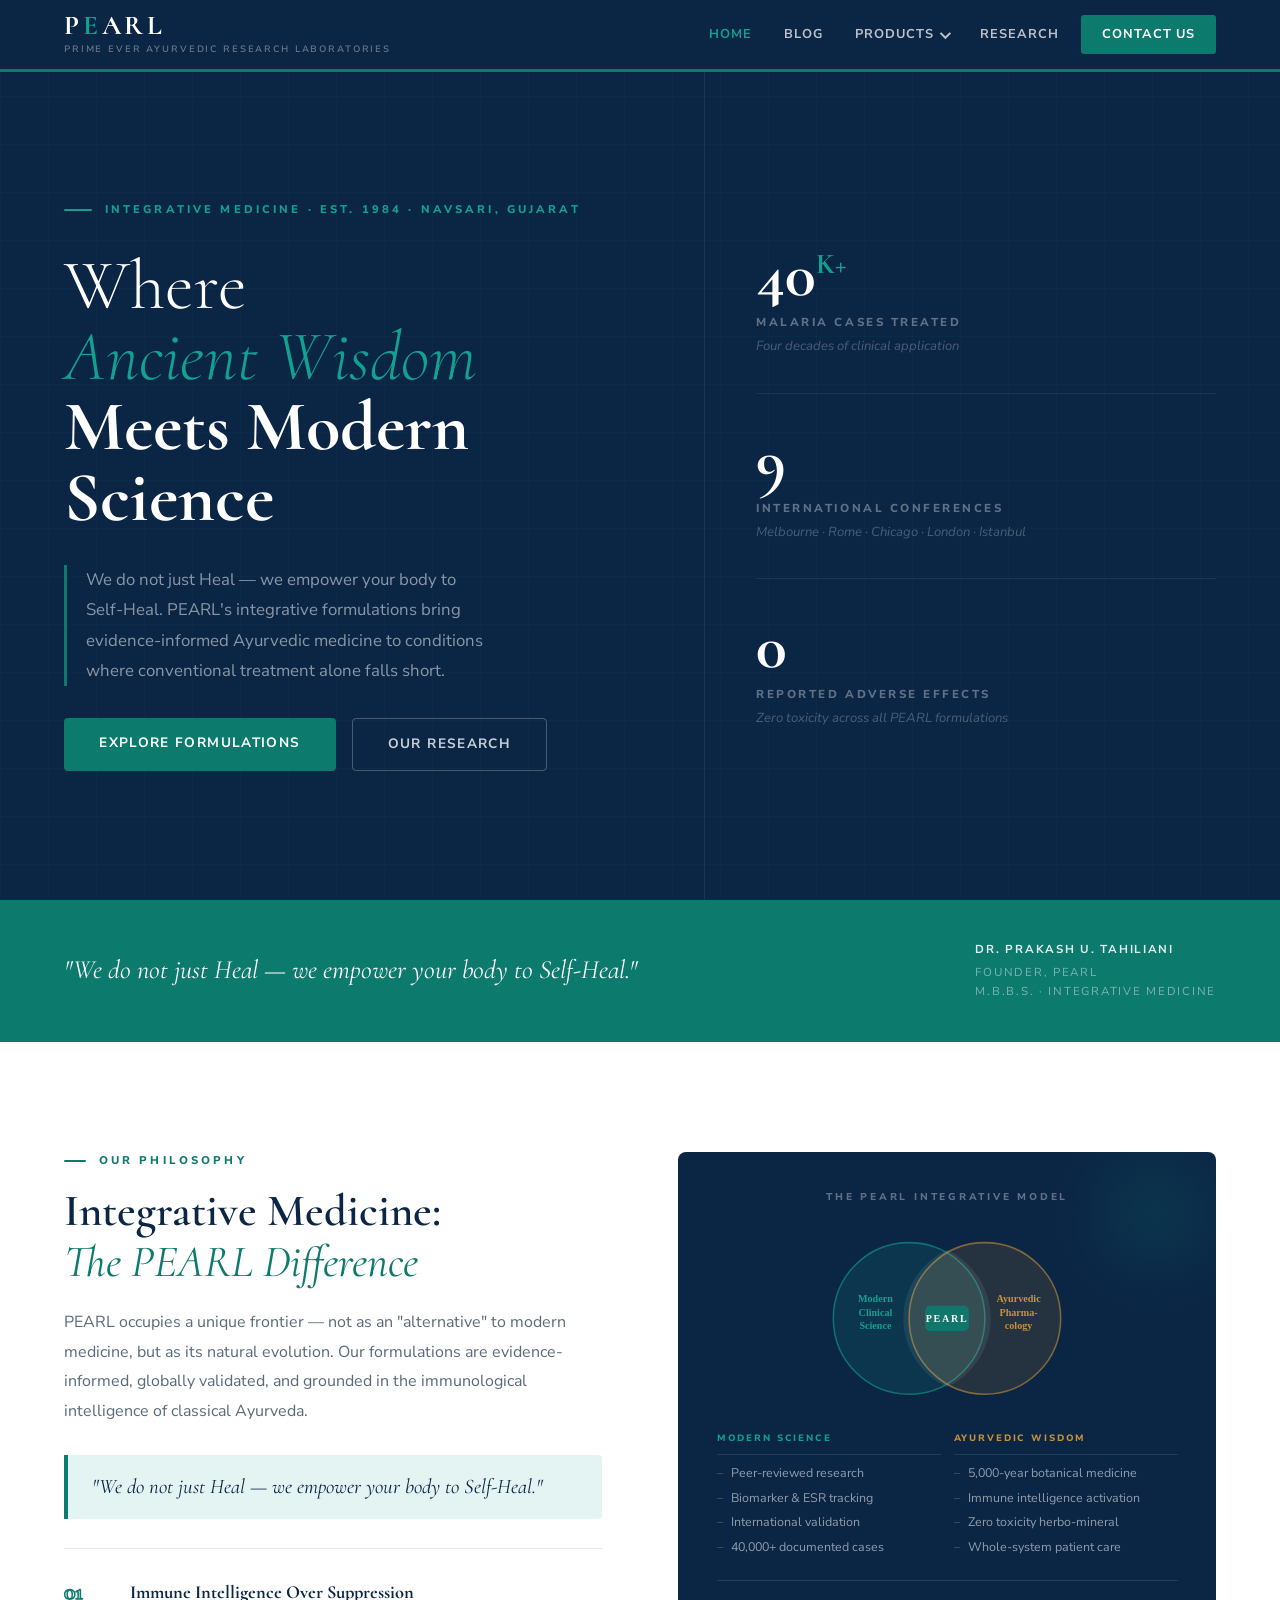
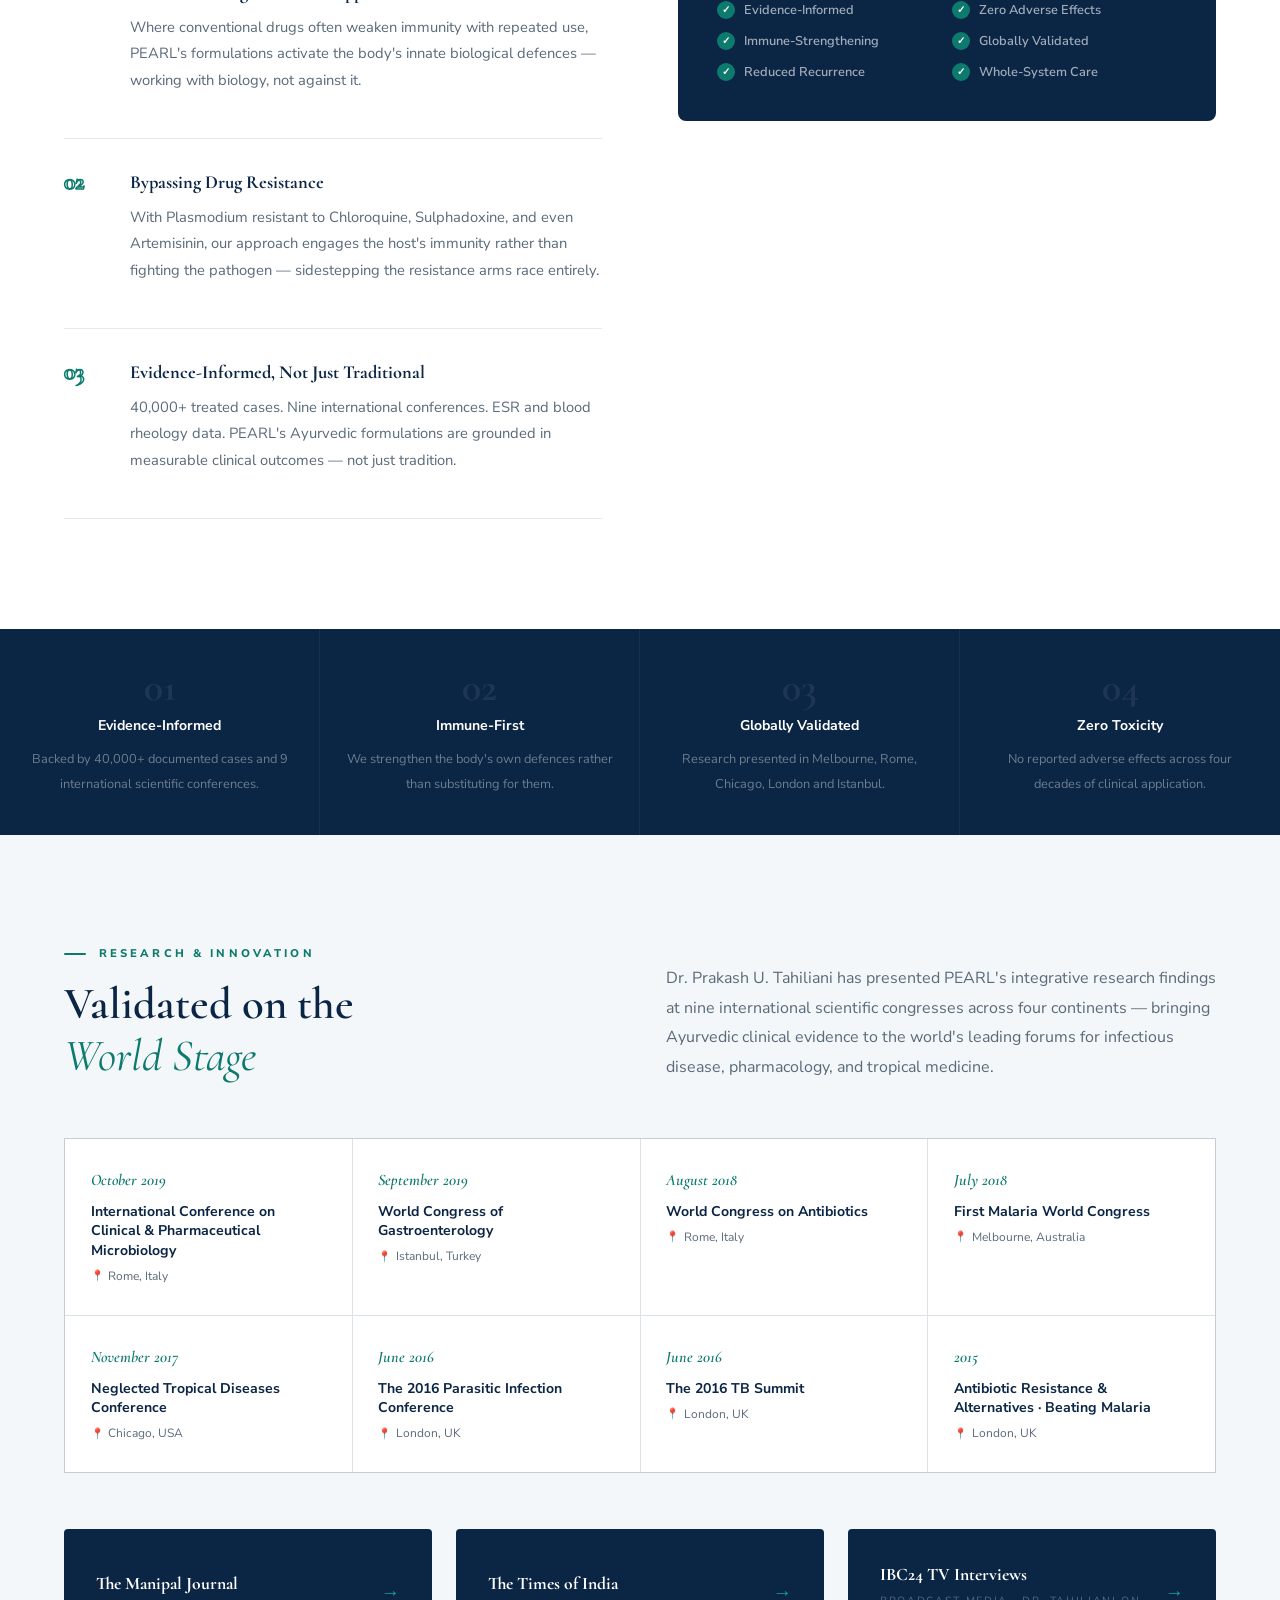
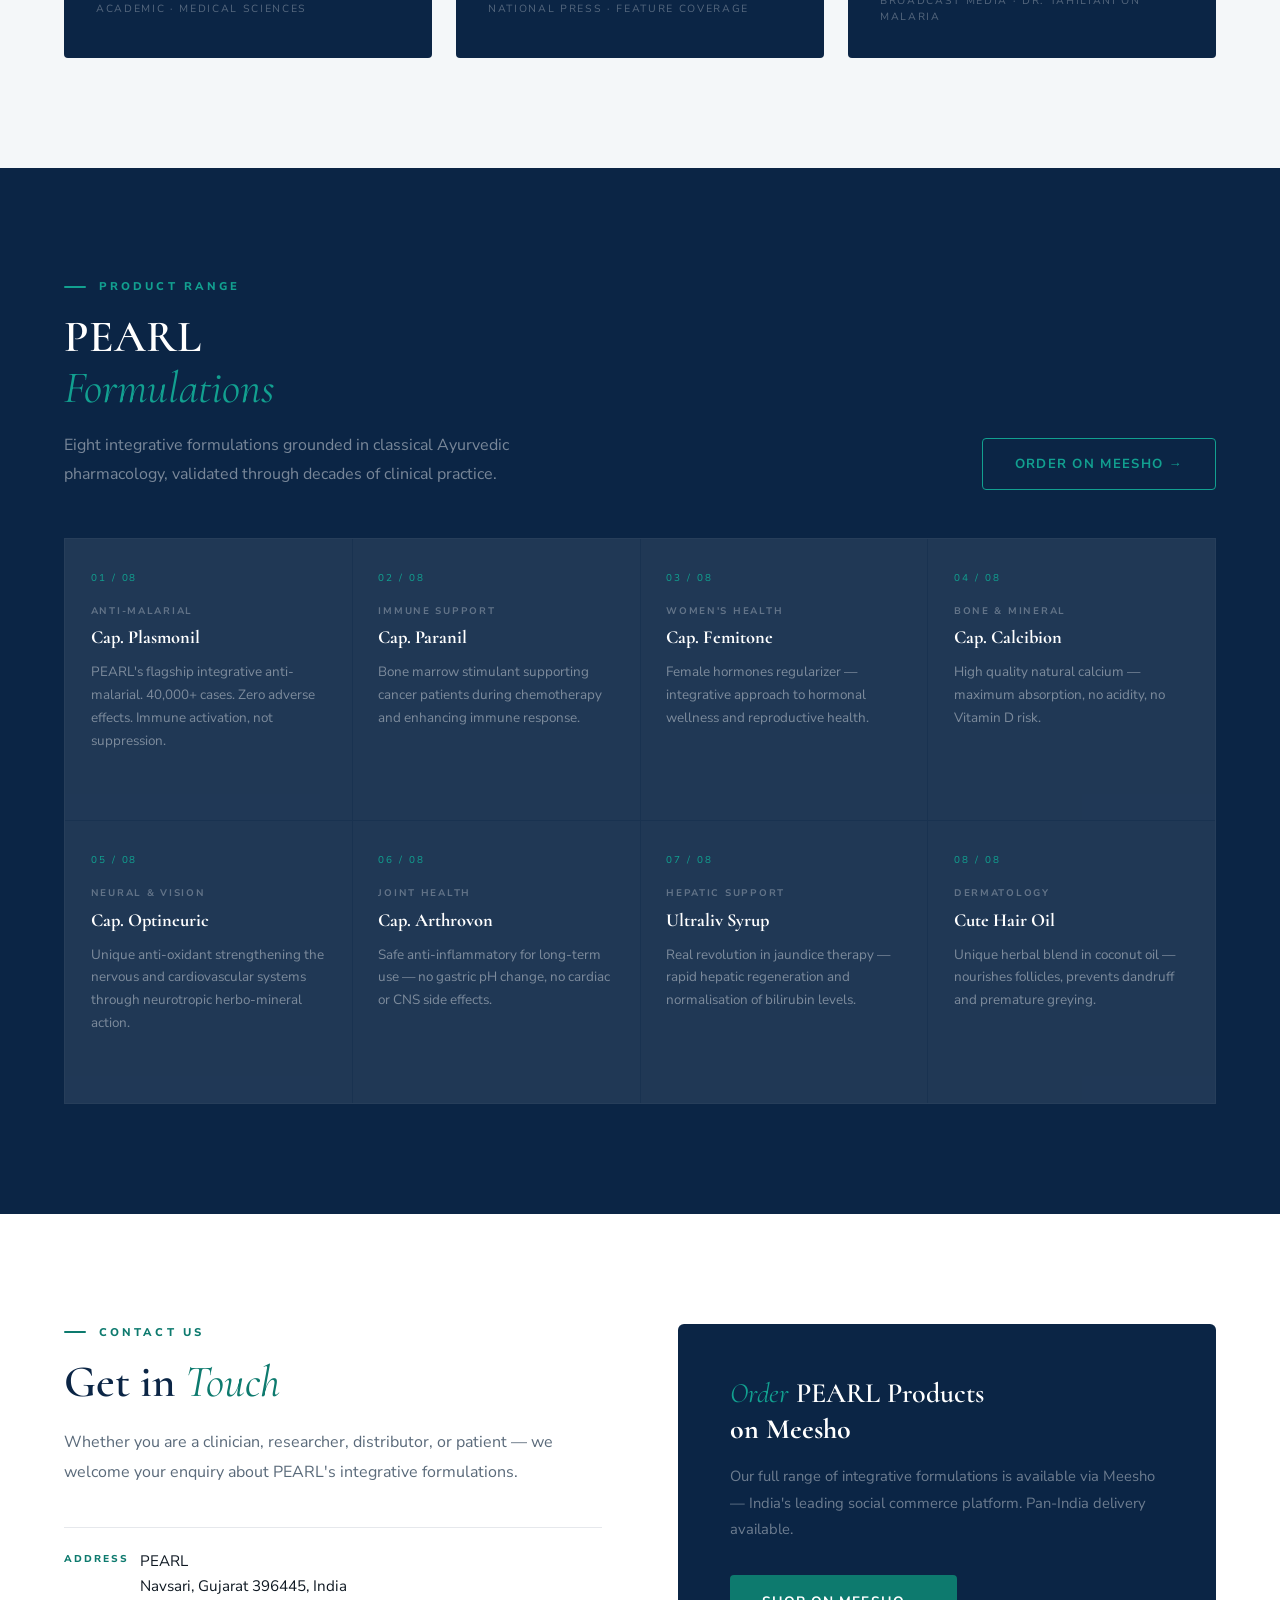
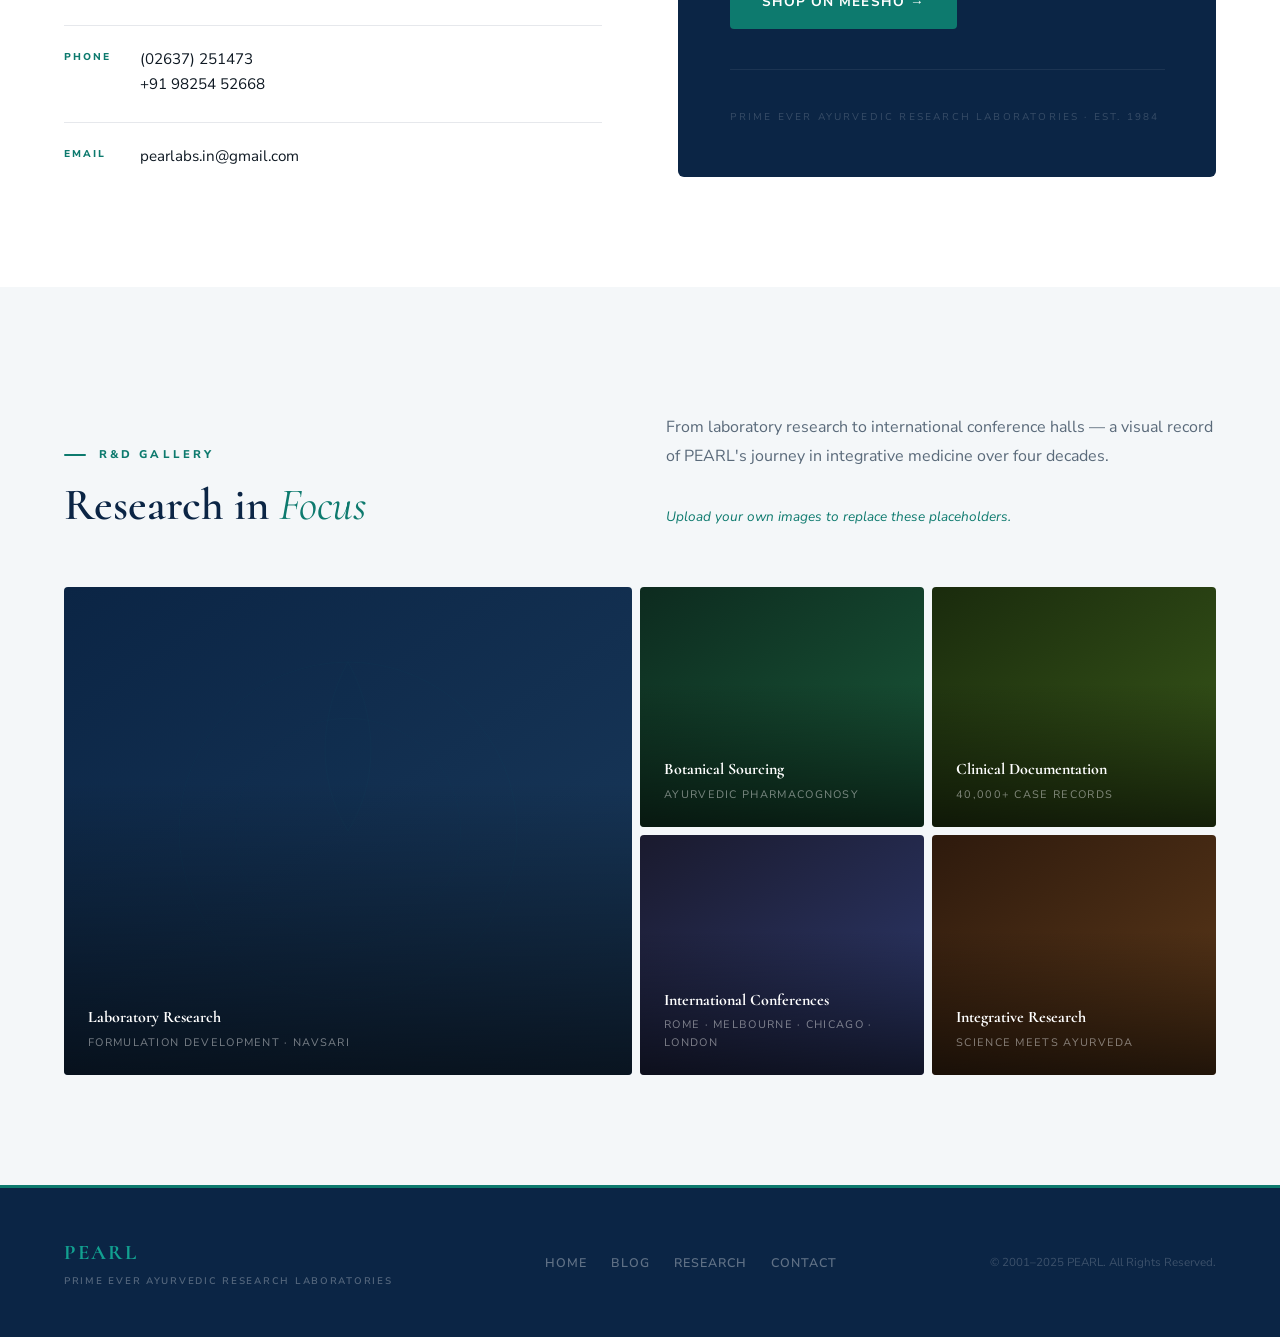
<file: index.html>
<!DOCTYPE html>
<html lang="en">
<head>
  <meta charset="UTF-8"/>
  <meta name="viewport" content="width=device-width, initial-scale=1.0"/>
  <title>PEARL — Prime Ever Ayurvedic Research Laboratories</title>
  <link rel="preconnect" href="https://fonts.googleapis.com">
  <link href="https://fonts.googleapis.com/css2?family=Cormorant:ital,wght@0,300;0,400;0,600;0,700;1,300;1,400;1,600&family=Nunito+Sans:wght@300;400;600;700;800&display=swap" rel="stylesheet">
  <link rel="stylesheet" href="shared.css">
  <style>
  /* ═══ HERO ═══ */
  .hero { padding-top:72px; background:var(--navy); display:grid; grid-template-columns:1.1fr 0.9fr; min-height:100vh; position:relative; overflow:hidden; }
  .hero::before { content:''; position:absolute; inset:0; background-image:linear-gradient(rgba(13,122,110,0.06) 1px,transparent 1px),linear-gradient(90deg,rgba(13,122,110,0.06) 1px,transparent 1px); background-size:48px 48px; pointer-events:none; }
  .hero-left { position:relative; z-index:2; padding:clamp(40px,8vh,80px) 4vw clamp(40px,8vh,80px) 5vw; display:flex; flex-direction:column; justify-content:center; }
  .hero-eyebrow { display:flex; align-items:center; gap:.8rem; font-size:.7rem; font-weight:800; letter-spacing:.28em; text-transform:uppercase; color:var(--teal-lt); margin-bottom:2rem; }
  .hero-eyebrow-line { width:28px; height:2px; background:var(--teal-lt); border-radius:2px; flex-shrink:0; }
  .hero-title { font-family:'Cormorant',serif; font-size:clamp(2.8rem,5.5vw,6.2rem); font-weight:300; line-height:1.0; color:white; }
  .hero-title strong { font-weight:700; display:block; }
  .hero-title em { font-style:italic; color:var(--teal-lt); display:block; }
  .hero-tagline { font-size:clamp(.92rem,1.5vw,1.05rem); color:rgba(255,255,255,.52); line-height:1.8; max-width:420px; margin:2rem 0; padding-left:1.2rem; border-left:3px solid var(--teal); }
  .hero-btns { display:flex; gap:1rem; flex-wrap:wrap; }
  .btn-teal { background:var(--teal); color:white; padding:.9rem 2.2rem; border-radius:4px; font-size:.85rem; font-weight:700; letter-spacing:.1em; text-transform:uppercase; transition:background .2s,transform .2s; display:inline-block; }
  .btn-teal:hover { background:var(--teal-lt); transform:translateY(-2px); }
  .btn-ghost-light { border:1.5px solid rgba(255,255,255,.25); color:rgba(255,255,255,.78); padding:.9rem 2.2rem; border-radius:4px; font-size:.85rem; font-weight:700; letter-spacing:.1em; text-transform:uppercase; transition:border-color .2s,color .2s; display:inline-block; }
  .btn-ghost-light:hover { border-color:var(--teal-lt); color:var(--teal-lt); }
  .hero-right { position:relative; z-index:2; border-left:1px solid rgba(255,255,255,.07); padding:clamp(40px,8vh,80px) 5vw clamp(40px,8vh,80px) 4vw; display:flex; flex-direction:column; justify-content:center; }
  .hero-stat { padding:2.2rem 0; border-bottom:1px solid rgba(255,255,255,.07); }
  .hero-stat:last-child { border-bottom:none; }
  .hero-stat-num { font-family:'Cormorant',serif; font-size:clamp(3.5rem,5vw,5rem); font-weight:700; color:white; line-height:1; }
  .hero-stat-num sup { font-size:1.8rem; color:var(--teal-lt); vertical-align:super; }
  .hero-stat-label { font-size:.72rem; font-weight:800; letter-spacing:.22em; text-transform:uppercase; color:rgba(255,255,255,.35); margin-top:.4rem; }
  .hero-stat-note { font-size:.82rem; font-style:italic; color:rgba(255,255,255,.26); margin-top:.3rem; }

  /* ═══ SHARED ═══ */
  .section-tag { font-size:.7rem; font-weight:800; letter-spacing:.28em; text-transform:uppercase; color:var(--teal); display:flex; align-items:center; gap:.8rem; margin-bottom:1rem; }
  .section-tag::before { content:''; width:22px; height:2px; background:var(--teal); border-radius:2px; }
  .section-title { font-family:'Cormorant',serif; font-size:clamp(2rem,3.5vw,3.4rem); font-weight:600; line-height:1.15; color:var(--navy); }
  .section-title em { font-style:italic; color:var(--teal); font-weight:400; }
  .section-body { font-size:1rem; color:var(--gray); line-height:1.85; }

  /* ═══ DIVIDER ═══ */
  .divider-band { background:var(--teal); padding:2.5rem 5vw; display:flex; align-items:center; gap:4rem; flex-wrap:wrap; }
  .divider-quote { font-family:'Cormorant',serif; font-size:clamp(1.1rem,2.2vw,1.65rem); font-style:italic; color:white; line-height:1.55; flex:1; min-width:200px; }
  .divider-attr { font-size:.72rem; letter-spacing:.15em; text-transform:uppercase; color:rgba(255,255,255,.45); line-height:1.7; }
  .divider-attr strong { display:block; color:rgba(255,255,255,.9); margin-bottom:.2rem; font-weight:700; }

  /* ═══ PHILOSOPHY ═══ */
  .philosophy { padding:clamp(60px,10vw,110px) 5vw; background:var(--white); display:grid; grid-template-columns:1fr 1fr; gap:clamp(2rem,6vw,6rem); align-items:start; }
  .philosophy-left { position:sticky; top:80px; }
  .philosophy-left .section-title { margin:1rem 0 1.2rem; }
  .philosophy-left p { font-size:1rem; color:var(--gray); line-height:1.85; margin-bottom:1rem; }
  .philosophy-quote { font-family:'Cormorant',serif; font-size:1.3rem; font-style:italic; font-weight:400; color:var(--navy); line-height:1.55; border-left:4px solid var(--teal); padding:1rem 1.5rem; background:var(--teal-pale); border-radius:0 4px 4px 0; margin:1.8rem 0; }
  .philosophy-pillars { display:flex; flex-direction:column; }
  .philo-pillar { display:grid; grid-template-columns:44px 1fr; gap:1.4rem; align-items:start; padding:1.8rem 0; border-top:1px solid var(--border); }
  .philo-pillar:last-child { border-bottom:1px solid var(--border); }
  .pillar-num { font-family:'Cormorant',serif; font-size:1.5rem; font-weight:700; color:var(--teal-pale); -webkit-text-stroke:1.5px var(--teal); line-height:1; padding-top:2px; }
  .pillar-body h4 { font-family:'Cormorant',serif; font-size:1.15rem; font-weight:700; color:var(--navy); margin-bottom:.4rem; }
  .pillar-body p { font-size:.92rem; color:var(--gray); line-height:1.8; }

  /* ─ Venn ─ */
  .philosophy-right { background:var(--navy); border-radius:8px; padding:clamp(1.5rem,3vw,3rem); position:relative; overflow:hidden; }
  .philosophy-right::before { content:''; position:absolute; top:-40px; right:-40px; width:200px; height:200px; background:radial-gradient(circle,rgba(13,122,110,0.18),transparent 70%); pointer-events:none; }
  .philo-diagram-title { font-size:.62rem; font-weight:800; letter-spacing:.28em; text-transform:uppercase; color:rgba(255,255,255,.35); text-align:center; margin-bottom:1.5rem; }
  .venn-wrapper { width:100%; max-width:320px; margin:0 auto 1.5rem; }
  .venn-wrapper svg { width:100%; height:auto; display:block; overflow:visible; }
  .philo-points-grid { display:grid; grid-template-columns:1fr 1fr; gap:.8rem; margin-bottom:1.5rem; }
  .philo-point-col { display:flex; flex-direction:column; gap:.4rem; }
  .philo-point-col-title { font-size:.58rem; font-weight:800; letter-spacing:.2em; text-transform:uppercase; padding-bottom:.5rem; border-bottom:1px solid rgba(255,255,255,.1); margin-bottom:.2rem; }
  .philo-point-col:first-child .philo-point-col-title { color:var(--teal-lt); }
  .philo-point-col:last-child  .philo-point-col-title { color:var(--gold-lt); }
  .philo-point { display:flex; align-items:flex-start; gap:.5rem; font-size:.78rem; color:rgba(255,255,255,.55); line-height:1.45; }
  .philo-point::before { content:'–'; color:rgba(255,255,255,.25); flex-shrink:0; }
  .philo-checks { display:grid; grid-template-columns:1fr 1fr; gap:.65rem; padding-top:1.2rem; border-top:1px solid rgba(255,255,255,.1); }
  .philo-check { display:flex; align-items:center; gap:.55rem; font-size:.8rem; color:rgba(255,255,255,.62); font-weight:600; }
  .philo-check::before { content:'✓'; font-size:.65rem; color:white; font-weight:700; background:var(--teal); width:18px; height:18px; border-radius:50%; display:flex; align-items:center; justify-content:center; flex-shrink:0; }

  /* ═══ APPROACH ═══ */
  .approach { background:var(--navy); display:grid; grid-template-columns:repeat(4,1fr); }
  .approach-item { padding:clamp(1.5rem,3vw,3rem) clamp(1rem,2vw,2rem); border-right:1px solid rgba(255,255,255,.06); text-align:center; }
  .approach-item:last-child { border-right:none; }
  .approach-num { font-family:'Cormorant',serif; font-size:2.5rem; font-weight:700; color:rgba(255,255,255,.08); display:block; line-height:1; }
  .approach-label { font-size:.88rem; font-weight:700; color:white; display:block; margin:.5rem 0; }
  .approach-desc { font-size:.8rem; color:rgba(255,255,255,.4); line-height:1.65; }

  /* ═══ RESEARCH ═══ */
  .research { background:var(--ivory); padding:clamp(60px,10vw,110px) 5vw; }
  .research-top { display:grid; grid-template-columns:1fr 1fr; gap:clamp(1.5rem,4vw,4rem); align-items:end; margin-bottom:3.5rem; }
  .research-top .section-body { margin-top:1rem; }
  .conf-grid { display:grid; grid-template-columns:repeat(4,1fr); gap:1px; background:var(--border); border:1px solid var(--border); }
  .conf-card { background:var(--white); padding:1.8rem 1.6rem; transition:background .2s; }
  .conf-card:hover { background:var(--teal-pale); }
  .conf-card-year { font-family:'Cormorant',serif; font-size:1rem; font-style:italic; font-weight:600; color:var(--teal); display:block; margin-bottom:.5rem; }
  .conf-card-name { font-size:.88rem; font-weight:700; color:var(--navy); line-height:1.4; margin-bottom:.4rem; }
  .conf-card-loc { font-size:.75rem; color:var(--gray); display:flex; align-items:center; gap:.3rem; }
  .conf-card-loc::before { content:'📍'; font-size:.65rem; }
  .press-row { display:grid; grid-template-columns:repeat(3,1fr); gap:1.5rem; margin-top:3.5rem; }
  .press-card { background:var(--navy); border-radius:4px; padding:2rem; display:flex; align-items:center; justify-content:space-between; transition:background .2s; }
  .press-card:hover { background:var(--navy-mid); }
  .press-card-name { font-family:'Cormorant',serif; font-size:1.1rem; font-weight:700; color:white; }
  .press-card-type { font-size:.65rem; letter-spacing:.16em; text-transform:uppercase; color:rgba(255,255,255,.3); margin-top:.2rem; }
  .press-arrow { color:var(--teal-lt); font-size:1.2rem; }

  /* ═══ PRODUCTS ═══ */
  .products { background:var(--navy); padding:clamp(60px,10vw,110px) 5vw; }
  .products .section-tag { color:var(--teal-lt); }
  .products .section-tag::before { background:var(--teal-lt); }
  .products .section-title { color:white; }
  .products .section-title em { color:var(--teal-lt); }
  .products-header { display:grid; grid-template-columns:1fr 1fr; gap:clamp(1.5rem,4vw,4rem); align-items:end; margin-bottom:3rem; }
  .products-header .section-body { color:rgba(255,255,255,.45); margin-top:1rem; }
  .products-header-right { display:flex; flex-direction:column; align-items:flex-end; }
  .btn-teal-outline { border:1.5px solid var(--teal-lt); color:var(--teal-lt); padding:.9rem 2rem; border-radius:4px; font-size:.82rem; font-weight:700; letter-spacing:.1em; text-transform:uppercase; transition:background .2s,color .2s,border-color .2s; display:inline-block; }
  .btn-teal-outline:hover { background:var(--teal); color:white; border-color:var(--teal); }
  .products-grid { display:grid; grid-template-columns:repeat(4,1fr); gap:1px; background:rgba(255,255,255,.06); border:1px solid rgba(255,255,255,.06); }
  .pcard { background:rgba(255,255,255,.03); padding:2rem 1.6rem; transition:background .25s; position:relative; display:block; color:inherit; }
  .pcard::after { content:''; position:absolute; top:0; left:0; right:0; height:3px; background:var(--teal); transform:scaleX(0); transform-origin:left; transition:transform .3s; }
  .pcard:hover { background:rgba(255,255,255,.08); }
  .pcard:hover::after { transform:scaleX(1); }
  .pcard:hover .pcard-more { opacity:1; transform:translateX(0); }
  .pcard-idx { font-size:.62rem; letter-spacing:.2em; color:var(--teal-lt); display:block; margin-bottom:1rem; }
  .pcard-cat { font-size:.6rem; font-weight:700; letter-spacing:.18em; text-transform:uppercase; color:rgba(255,255,255,.3); margin-bottom:.5rem; }
  .pcard h3 { font-family:'Cormorant',serif; font-size:1.15rem; font-weight:700; color:white; margin-bottom:.7rem; line-height:1.3; }
  .pcard p { font-size:.84rem; color:rgba(255,255,255,.42); line-height:1.7; }
  .pcard-more { display:block; margin-top:1.1rem; font-size:.7rem; font-weight:700; letter-spacing:.1em; text-transform:uppercase; color:var(--teal-lt); opacity:0; transform:translateX(-6px); transition:all .25s; }

  /* ═══ CONTACT ═══ */
  .contact { background:var(--white); padding:clamp(60px,10vw,110px) 5vw; display:grid; grid-template-columns:1fr 1fr; gap:clamp(2rem,6vw,6rem); align-items:start; }
  .contact-left .section-title { margin:1rem 0 1.2rem; }
  .contact-left>p { font-size:1rem; color:var(--gray); line-height:1.85; margin-bottom:2.5rem; }
  .contact-fields { display:flex; flex-direction:column; gap:1.6rem; }
  .cfield { display:grid; grid-template-columns:76px 1fr; border-top:1px solid var(--border); padding-top:1.3rem; }
  .cfield-label { font-size:.62rem; font-weight:800; letter-spacing:.2em; text-transform:uppercase; color:var(--teal); padding-top:3px; }
  .cfield-value { font-size:.95rem; color:var(--charcoal); line-height:1.65; }
  .cfield-value a { color:inherit; }
  .cfield-value a:hover { color:var(--teal); }
  .contact-right { background:var(--navy); border-radius:6px; padding:clamp(2rem,4vw,3.5rem); }
  .contact-right-title { font-family:'Cormorant',serif; font-size:1.75rem; font-weight:600; color:white; line-height:1.3; margin-bottom:1rem; }
  .contact-right-title em { font-style:italic; font-weight:400; color:var(--teal-lt); }
  .contact-right p { font-size:.92rem; color:rgba(255,255,255,.4); line-height:1.8; margin-bottom:2rem; }
  .meesho-btn { display:inline-flex; align-items:center; gap:.6rem; background:var(--teal); color:white; padding:1rem 2rem; border-radius:4px; font-size:.85rem; font-weight:700; letter-spacing:.08em; text-transform:uppercase; transition:background .2s; }
  .meesho-btn:hover { background:var(--teal-lt); }
  .contact-right hr { border:none; border-top:1px solid rgba(255,255,255,.07); margin:2.5rem 0; }
  .contact-right-est { font-size:.62rem; letter-spacing:.22em; text-transform:uppercase; color:rgba(255,255,255,.18); }

  /* ═══ GALLERY ═══ */
  .gallery { background:var(--ivory); padding:clamp(60px,10vw,110px) 5vw; }
  .gallery-header { display:grid; grid-template-columns:1fr 1fr; gap:clamp(1.5rem,4vw,4rem); align-items:end; margin-bottom:3.5rem; }
  .gallery-header .section-body { margin-top:1rem; }
  .gallery-grid { display:grid; grid-template-columns:2fr 1fr 1fr; grid-template-rows:240px 240px; gap:8px; }
  .gallery-cell { border-radius:4px; overflow:hidden; position:relative; }
  .gallery-cell-1 { grid-row:1/3; }
  .gc-1 { background:linear-gradient(145deg,var(--navy),#1A3A5C); }
  .gc-2 { background:linear-gradient(145deg,#0D2B1F,#1A5A3A); }
  .gc-3 { background:linear-gradient(145deg,#1A2B0D,#3A5A1A); }
  .gc-4 { background:linear-gradient(145deg,#1A1A2E,#2E3A6E); }
  .gc-5 { background:linear-gradient(145deg,#2E1A0D,#5E3A1A); }
  .gallery-cell-inner { position:absolute; inset:0; display:flex; flex-direction:column; justify-content:flex-end; padding:1.5rem; background:linear-gradient(to top,rgba(0,0,0,.65) 0%,transparent 60%); }
  .gallery-cell-title { font-family:'Cormorant',serif; font-size:1rem; font-weight:700; color:white; margin-bottom:.2rem; }
  .gallery-cell-sub { font-size:.68rem; letter-spacing:.12em; text-transform:uppercase; color:rgba(255,255,255,.45); }
  .gallery-cell svg { position:absolute; inset:0; width:100%; height:100%; opacity:.08; }

  /* ═══ ANIMATIONS ═══ */
  @keyframes fadeUp { from { opacity:0; transform:translateY(20px); } to { opacity:1; transform:translateY(0); } }
  .hero-eyebrow { animation:fadeUp .5s ease .1s both; }
  .hero-title   { animation:fadeUp .6s ease .22s both; }
  .hero-tagline { animation:fadeUp .5s ease .38s both; }
  .hero-btns    { animation:fadeUp .5s ease .5s both; }

  /* ═══ RESPONSIVE ═══ */
  @media (max-width:1100px) {
    .conf-grid     { grid-template-columns:1fr 1fr; }
    .products-grid { grid-template-columns:1fr 1fr; }
    .approach      { grid-template-columns:1fr 1fr; }
    .approach-item:nth-child(2n)            { border-right:none; }
    .approach-item:nth-child(1),.approach-item:nth-child(2) { border-bottom:1px solid rgba(255,255,255,.06); }
  }
  @media (max-width:768px) {
    .hero { grid-template-columns:1fr; min-height:auto; }
    .hero-right { border-left:none; border-top:1px solid rgba(255,255,255,.07); display:grid; grid-template-columns:repeat(3,1fr); padding:2rem 5vw; }
    .hero-stat { padding:1.5rem 1rem; border-bottom:none; border-right:1px solid rgba(255,255,255,.07); }
    .hero-stat:last-child { border-right:none; }
    .hero-stat-num { font-size:2.8rem; }
    .hero-stat-note { display:none; }
    .philosophy { grid-template-columns:1fr; }
    .philosophy-left { position:static; }
    .research-top { grid-template-columns:1fr; }
    .conf-grid { grid-template-columns:1fr 1fr; }
    .press-row { grid-template-columns:1fr; }
    .products-header { grid-template-columns:1fr; }
    .products-header-right { align-items:flex-start; margin-top:1rem; }
    .products-grid { grid-template-columns:1fr 1fr; }
    .contact { grid-template-columns:1fr; }
    .gallery-header { grid-template-columns:1fr; }
    .gallery-grid { grid-template-columns:1fr 1fr; grid-template-rows:auto; }
    .gallery-cell { height:200px; }
    .gallery-cell-1 { grid-row:auto; grid-column:1/-1; }
    .divider-band { gap:1.5rem; }
  }
  @media (max-width:480px) {
    .hero-right { grid-template-columns:1fr; }
    .hero-stat { border-right:none !important; border-bottom:1px solid rgba(255,255,255,.07); padding:1.2rem 0; }
    .hero-stat:last-child { border-bottom:none; }
    .hero-stat-num { font-size:3rem; }
    .conf-grid     { grid-template-columns:1fr; }
    .products-grid { grid-template-columns:1fr; }
    .approach      { grid-template-columns:1fr; }
    .approach-item { border-right:none !important; border-bottom:1px solid rgba(255,255,255,.06); }
    .gallery-grid  { grid-template-columns:1fr; }
    .gallery-cell  { height:180px; }
    .gallery-cell-1 { grid-column:auto; }
    .philo-checks      { grid-template-columns:1fr; }
    .philo-points-grid { grid-template-columns:1fr; }
    .divider-band { flex-direction:column; gap:1rem; }
    .venn-wrapper { max-width:260px; }
  }
  </style>
</head>
<body>

<!-- HEADER -->
<header class="site-header" id="siteHeader">
  <a href="index.html" class="header-brand">
    <span class="brand-name">P<span>E</span>ARL</span>
    <span class="brand-full">Prime Ever Ayurvedic Research Laboratories</span>
  </a>
  <nav class="site-nav">
    <a href="index.html" class="nav-item active">Home</a>
    <a href="blog.html"  class="nav-item">Blog</a>
    <div class="nav-dropdown">
      <a href="index.html#products" class="nav-item nav-dropdown-toggle">Products <span class="caret"></span></a>
      <div class="nav-dropdown-menu">
        <a href="index.html#products" class="dropdown-item" style="border-bottom:1px solid var(--border-lt);margin-bottom:.3rem;padding-bottom:1rem;"><div><span style="display:block;font-size:.8rem;font-weight:700;color:var(--teal);">View All Products →</span><span class="dropdown-item-cat">Full product range</span></div></a>
        <a href="plasmonil.html"  class="dropdown-item"><div><span style="display:block;font-size:.8rem;font-weight:700;">Cap. Plasmonil</span><span class="dropdown-item-cat">Anti-Malarial</span></div></a>
        <a href="paranil.html"    class="dropdown-item"><div><span style="display:block;font-size:.8rem;font-weight:700;">Cap. Paranil</span><span class="dropdown-item-cat">Immune Support</span></div></a>
        <a href="femitone.html"   class="dropdown-item"><div><span style="display:block;font-size:.8rem;font-weight:700;">Cap. Femitone</span><span class="dropdown-item-cat">Women's Health</span></div></a>
        <a href="calcibion.html"  class="dropdown-item"><div><span style="display:block;font-size:.8rem;font-weight:700;">Cap. Calcibion</span><span class="dropdown-item-cat">Bone &amp; Mineral</span></div></a>
        <a href="optineuric.html" class="dropdown-item"><div><span style="display:block;font-size:.8rem;font-weight:700;">Cap. Optineuric</span><span class="dropdown-item-cat">Neural &amp; Vision</span></div></a>
        <a href="arthrovon.html"  class="dropdown-item"><div><span style="display:block;font-size:.8rem;font-weight:700;">Cap. Arthrovon</span><span class="dropdown-item-cat">Joint Health</span></div></a>
        <a href="ultraliv.html"   class="dropdown-item"><div><span style="display:block;font-size:.8rem;font-weight:700;">Ultraliv Syrup</span><span class="dropdown-item-cat">Hepatic Support</span></div></a>
        <a href="cute.html"       class="dropdown-item"><div><span style="display:block;font-size:.8rem;font-weight:700;">Cute Hair Oil</span><span class="dropdown-item-cat">Dermatology</span></div></a>
      </div>
    </div>
    <a href="post.html"  class="nav-item">Research</a>
    <a href="#contact"   class="nav-item nav-cta">Contact Us</a>
  </nav>
  <button class="nav-hamburger" id="hamburger" aria-label="Open menu">
    <span></span><span></span><span></span>
  </button>
</header>

<!-- Mobile menu -->
<div class="mobile-menu" id="mobileMenu">
  <a href="index.html" class="mobile-link active">Home</a>
  <a href="blog.html"  class="mobile-link">Blog</a>
  <a href="post.html"  class="mobile-link">Research</a>
  <div class="mobile-section-label">Products</div>
  <a href="plasmonil.html"  class="mobile-product-link"><span class="mobile-dot"></span>Cap. Plasmonil</a>
  <a href="paranil.html"    class="mobile-product-link"><span class="mobile-dot"></span>Cap. Paranil</a>
  <a href="femitone.html"   class="mobile-product-link"><span class="mobile-dot"></span>Cap. Femitone</a>
  <a href="calcibion.html"  class="mobile-product-link"><span class="mobile-dot"></span>Cap. Calcibion</a>
  <a href="optineuric.html" class="mobile-product-link"><span class="mobile-dot"></span>Cap. Optineuric</a>
  <a href="arthrovon.html"  class="mobile-product-link"><span class="mobile-dot"></span>Cap. Arthrovon</a>
  <a href="ultraliv.html"   class="mobile-product-link"><span class="mobile-dot"></span>Ultraliv Syrup</a>
  <a href="cute.html"       class="mobile-product-link"><span class="mobile-dot"></span>Cute Hair Oil</a>
  <a href="#contact" class="mobile-cta">Contact Us</a>
</div>

<!-- HERO -->
<section class="hero" id="home">
  <div class="hero-left">
    <div class="hero-eyebrow"><span class="hero-eyebrow-line"></span>Integrative Medicine · Est. 1984 · Navsari, Gujarat</div>
    <h1 class="hero-title">Where<br><em>Ancient Wisdom</em><strong>Meets Modern Science</strong></h1>
    <p class="hero-tagline">We do not just Heal — we empower your body to Self-Heal. PEARL's integrative formulations bring evidence-informed Ayurvedic medicine to conditions where conventional treatment alone falls short.</p>
    <div class="hero-btns">
      <a href="#products" class="btn-teal">Explore Formulations</a>
      <a href="#research" class="btn-ghost-light">Our Research</a>
    </div>
  </div>
  <div class="hero-right">
    <div class="hero-stat"><div class="hero-stat-num">40<sup>K+</sup></div><div class="hero-stat-label">Malaria Cases Treated</div><div class="hero-stat-note">Four decades of clinical application</div></div>
    <div class="hero-stat"><div class="hero-stat-num">9</div><div class="hero-stat-label">International Conferences</div><div class="hero-stat-note">Melbourne · Rome · Chicago · London · Istanbul</div></div>
    <div class="hero-stat"><div class="hero-stat-num">0</div><div class="hero-stat-label">Reported Adverse Effects</div><div class="hero-stat-note">Zero toxicity across all PEARL formulations</div></div>
  </div>
</section>

<!-- DIVIDER -->
<div class="divider-band">
  <p class="divider-quote">"We do not just Heal — we empower your body to Self-Heal."</p>
  <div class="divider-attr"><strong>Dr. Prakash U. Tahiliani</strong>Founder, PEARL<br>M.B.B.S. · Integrative Medicine</div>
</div>

<!-- PHILOSOPHY -->
<section class="philosophy" id="philosophy">
  <div class="philosophy-left">
    <div class="section-tag">Our Philosophy</div>
    <h2 class="section-title">Integrative Medicine:<br><em>The PEARL Difference</em></h2>
    <p>PEARL occupies a unique frontier — not as an "alternative" to modern medicine, but as its natural evolution. Our formulations are evidence-informed, globally validated, and grounded in the immunological intelligence of classical Ayurveda.</p>
    <blockquote class="philosophy-quote">"We do not just Heal — we empower your body to Self-Heal."</blockquote>
    <div class="philosophy-pillars">
      <div class="philo-pillar">
        <div class="pillar-num">01</div>
        <div class="pillar-body"><h4>Immune Intelligence Over Suppression</h4><p>Where conventional drugs often weaken immunity with repeated use, PEARL's formulations activate the body's innate biological defences — working with biology, not against it.</p></div>
      </div>
      <div class="philo-pillar">
        <div class="pillar-num">02</div>
        <div class="pillar-body"><h4>Bypassing Drug Resistance</h4><p>With Plasmodium resistant to Chloroquine, Sulphadoxine, and even Artemisinin, our approach engages the host's immunity rather than fighting the pathogen — sidestepping the resistance arms race entirely.</p></div>
      </div>
      <div class="philo-pillar">
        <div class="pillar-num">03</div>
        <div class="pillar-body"><h4>Evidence-Informed, Not Just Traditional</h4><p>40,000+ treated cases. Nine international conferences. ESR and blood rheology data. PEARL's Ayurvedic formulations are grounded in measurable clinical outcomes — not just tradition.</p></div>
      </div>
    </div>
  </div>

  <!-- VENN DIAGRAM (SVG circles with intersect) -->
  <div class="philosophy-right">
    <div class="philo-diagram-title">The PEARL Integrative Model</div>
    <div class="venn-wrapper">
      <!--
        Two circles offset horizontally so they overlap in the centre.
        Intersection highlighted. "PEARL" badge sits exactly at the overlap centre.
        viewBox wide enough that labels don't clip.
      -->
      <svg viewBox="-30 0 380 210" xmlns="http://www.w3.org/2000/svg" role="img" aria-label="PEARL Integrative Model Venn Diagram">
        <!-- Left circle: Modern Science (teal) -->
        <circle cx="115" cy="105" r="90" fill="rgba(13,122,110,0.20)" stroke="rgba(18,160,144,0.6)" stroke-width="1.8"/>
        <!-- Right circle: Ayurvedic Wisdom (gold) -->
        <circle cx="205" cy="105" r="90" fill="rgba(176,125,42,0.16)" stroke="rgba(201,145,58,0.6)" stroke-width="1.8"/>
        <!-- Intersect zone — brighter to suggest overlap -->
        <path d="M160,23.4 A90,90 0 0,1 160,186.6 A90,90 0 0,1 160,23.4 Z" fill="rgba(255,255,255,0.07)" stroke="none"/>

        <!-- Left circle label (outside intersect, safe readability) -->
        <text x="75" y="86"  text-anchor="middle" font-family="Georgia,'Times New Roman',serif" font-size="12" font-weight="700" fill="rgba(18,160,144,1)">Modern</text>
        <text x="75" y="102" text-anchor="middle" font-family="Georgia,'Times New Roman',serif" font-size="12" font-weight="700" fill="rgba(18,160,144,1)">Clinical</text>
        <text x="75" y="118" text-anchor="middle" font-family="Georgia,'Times New Roman',serif" font-size="12" font-weight="700" fill="rgba(18,160,144,1)">Science</text>

        <!-- Right circle label -->
        <text x="245" y="86"  text-anchor="middle" font-family="Georgia,'Times New Roman',serif" font-size="12" font-weight="700" fill="rgba(201,145,58,1)">Ayurvedic</text>
        <text x="245" y="102" text-anchor="middle" font-family="Georgia,'Times New Roman',serif" font-size="12" font-weight="700" fill="rgba(201,145,58,1)">Pharma-</text>
        <text x="245" y="118" text-anchor="middle" font-family="Georgia,'Times New Roman',serif" font-size="12" font-weight="700" fill="rgba(201,145,58,1)">cology</text>

        <!-- PEARL badge at exact centre of intersection -->
        <rect x="134" y="90" width="52" height="30" rx="6" fill="#0D7A6E" opacity="0.95"/>
        <text x="160" y="109" text-anchor="middle" font-family="Georgia,'Times New Roman',serif" font-size="12" font-weight="700" fill="white" letter-spacing="2">PEARL</text>
      </svg>
    </div>

    <div class="philo-points-grid">
      <div class="philo-point-col">
        <div class="philo-point-col-title">Modern Science</div>
        <div class="philo-point">Peer-reviewed research</div>
        <div class="philo-point">Biomarker &amp; ESR tracking</div>
        <div class="philo-point">International validation</div>
        <div class="philo-point">40,000+ documented cases</div>
      </div>
      <div class="philo-point-col">
        <div class="philo-point-col-title">Ayurvedic Wisdom</div>
        <div class="philo-point">5,000-year botanical medicine</div>
        <div class="philo-point">Immune intelligence activation</div>
        <div class="philo-point">Zero toxicity herbo-mineral</div>
        <div class="philo-point">Whole-system patient care</div>
      </div>
    </div>

    <div class="philo-checks">
      <div class="philo-check">Evidence-Informed</div>
      <div class="philo-check">Zero Adverse Effects</div>
      <div class="philo-check">Immune-Strengthening</div>
      <div class="philo-check">Globally Validated</div>
      <div class="philo-check">Reduced Recurrence</div>
      <div class="philo-check">Whole-System Care</div>
    </div>
  </div>
</section>

<!-- APPROACH STRIP -->
<div class="approach">
  <div class="approach-item"><span class="approach-num">01</span><span class="approach-label">Evidence-Informed</span><span class="approach-desc">Backed by 40,000+ documented cases and 9 international scientific conferences.</span></div>
  <div class="approach-item"><span class="approach-num">02</span><span class="approach-label">Immune-First</span><span class="approach-desc">We strengthen the body's own defences rather than substituting for them.</span></div>
  <div class="approach-item"><span class="approach-num">03</span><span class="approach-label">Globally Validated</span><span class="approach-desc">Research presented in Melbourne, Rome, Chicago, London and Istanbul.</span></div>
  <div class="approach-item"><span class="approach-num">04</span><span class="approach-label">Zero Toxicity</span><span class="approach-desc">No reported adverse effects across four decades of clinical application.</span></div>
</div>

<!-- RESEARCH -->
<section class="research" id="research">
  <div class="research-top">
    <div><div class="section-tag">Research &amp; Innovation</div><h2 class="section-title">Validated on the<br><em>World Stage</em></h2></div>
    <p class="section-body">Dr. Prakash U. Tahiliani has presented PEARL's integrative research findings at nine international scientific congresses across four continents — bringing Ayurvedic clinical evidence to the world's leading forums for infectious disease, pharmacology, and tropical medicine.</p>
  </div>
  <div class="conf-grid">
    <div class="conf-card"><span class="conf-card-year">October 2019</span><div class="conf-card-name">International Conference on Clinical &amp; Pharmaceutical Microbiology</div><div class="conf-card-loc">Rome, Italy</div></div>
    <div class="conf-card"><span class="conf-card-year">September 2019</span><div class="conf-card-name">World Congress of Gastroenterology</div><div class="conf-card-loc">Istanbul, Turkey</div></div>
    <div class="conf-card"><span class="conf-card-year">August 2018</span><div class="conf-card-name">World Congress on Antibiotics</div><div class="conf-card-loc">Rome, Italy</div></div>
    <div class="conf-card"><span class="conf-card-year">July 2018</span><div class="conf-card-name">First Malaria World Congress</div><div class="conf-card-loc">Melbourne, Australia</div></div>
    <div class="conf-card"><span class="conf-card-year">November 2017</span><div class="conf-card-name">Neglected Tropical Diseases Conference</div><div class="conf-card-loc">Chicago, USA</div></div>
    <div class="conf-card"><span class="conf-card-year">June 2016</span><div class="conf-card-name">The 2016 Parasitic Infection Conference</div><div class="conf-card-loc">London, UK</div></div>
    <div class="conf-card"><span class="conf-card-year">June 2016</span><div class="conf-card-name">The 2016 TB Summit</div><div class="conf-card-loc">London, UK</div></div>
    <div class="conf-card"><span class="conf-card-year">2015</span><div class="conf-card-name">Antibiotic Resistance &amp; Alternatives · Beating Malaria</div><div class="conf-card-loc">London, UK</div></div>
  </div>
  <div class="press-row">
    <a href="https://pearlabs.in/The Manipal Journal.html" class="press-card"><div class="press-card-info"><div class="press-card-name">The Manipal Journal</div><div class="press-card-type">Academic · Medical Sciences</div></div><div class="press-arrow">→</div></a>
    <a href="https://pearlabs.in/The Times of India.html"  class="press-card"><div class="press-card-info"><div class="press-card-name">The Times of India</div><div class="press-card-type">National Press · Feature Coverage</div></div><div class="press-arrow">→</div></a>
    <a href="https://pearlabs.in/PEARL News.html"          class="press-card"><div class="press-card-info"><div class="press-card-name">IBC24 TV Interviews</div><div class="press-card-type">Broadcast Media · Dr. Tahiliani on Malaria</div></div><div class="press-arrow">→</div></a>
  </div>
</section>

<!-- PRODUCTS -->
<section class="products" id="products">
  <div class="products-header">
    <div><div class="section-tag">Product Range</div><h2 class="section-title">PEARL<br><em>Formulations</em></h2><p class="section-body">Eight integrative formulations grounded in classical Ayurvedic pharmacology, validated through decades of clinical practice.</p></div>
    <div class="products-header-right"><a href="https://meesho.com/PRIMEEVERAYURVEDICRESEARCHLABORATOR" class="btn-teal-outline" target="_blank">Order on Meesho →</a></div>
  </div>
  <div class="products-grid">
    <a href="plasmonil.html"  class="pcard"><span class="pcard-idx">01 / 08</span><div class="pcard-cat">Anti-Malarial</div><h3>Cap. Plasmonil</h3><p>PEARL's flagship integrative anti-malarial. 40,000+ cases. Zero adverse effects. Immune activation, not suppression.</p><span class="pcard-more">Learn more →</span></a>
    <a href="paranil.html"    class="pcard"><span class="pcard-idx">02 / 08</span><div class="pcard-cat">Immune Support</div><h3>Cap. Paranil</h3><p>Bone marrow stimulant supporting cancer patients during chemotherapy and enhancing immune response.</p><span class="pcard-more">Learn more →</span></a>
    <a href="femitone.html"   class="pcard"><span class="pcard-idx">03 / 08</span><div class="pcard-cat">Women's Health</div><h3>Cap. Femitone</h3><p>Female hormones regularizer — integrative approach to hormonal wellness and reproductive health.</p><span class="pcard-more">Learn more →</span></a>
    <a href="calcibion.html"  class="pcard"><span class="pcard-idx">04 / 08</span><div class="pcard-cat">Bone &amp; Mineral</div><h3>Cap. Calcibion</h3><p>High quality natural calcium — maximum absorption, no acidity, no Vitamin D risk.</p><span class="pcard-more">Learn more →</span></a>
    <a href="optineuric.html" class="pcard"><span class="pcard-idx">05 / 08</span><div class="pcard-cat">Neural &amp; Vision</div><h3>Cap. Optineuric</h3><p>Unique anti-oxidant strengthening the nervous and cardiovascular systems through neurotropic herbo-mineral action.</p><span class="pcard-more">Learn more →</span></a>
    <a href="arthrovon.html"  class="pcard"><span class="pcard-idx">06 / 08</span><div class="pcard-cat">Joint Health</div><h3>Cap. Arthrovon</h3><p>Safe anti-inflammatory for long-term use — no gastric pH change, no cardiac or CNS side effects.</p><span class="pcard-more">Learn more →</span></a>
    <a href="ultraliv.html"   class="pcard"><span class="pcard-idx">07 / 08</span><div class="pcard-cat">Hepatic Support</div><h3>Ultraliv Syrup</h3><p>Real revolution in jaundice therapy — rapid hepatic regeneration and normalisation of bilirubin levels.</p><span class="pcard-more">Learn more →</span></a>
    <a href="cute.html"       class="pcard"><span class="pcard-idx">08 / 08</span><div class="pcard-cat">Dermatology</div><h3>Cute Hair Oil</h3><p>Unique herbal blend in coconut oil — nourishes follicles, prevents dandruff and premature greying.</p><span class="pcard-more">Learn more →</span></a>
  </div>
</section>

<!-- CONTACT -->
<section class="contact" id="contact">
  <div class="contact-left">
    <div class="section-tag">Contact Us</div>
    <h2 class="section-title">Get in <em>Touch</em></h2>
    <p>Whether you are a clinician, researcher, distributor, or patient — we welcome your enquiry about PEARL's integrative formulations.</p>
    <div class="contact-fields">
      <div class="cfield"><div class="cfield-label">Address</div><div class="cfield-value">PEARL<br>Navsari, Gujarat 396445, India</div></div>
      <div class="cfield"><div class="cfield-label">Phone</div><div class="cfield-value"><a href="tel:+910263725147">(02637) 251473</a><br><a href="tel:+919825452668">+91 98254 52668</a></div></div>
      <div class="cfield"><div class="cfield-label">Email</div><div class="cfield-value"><a href="mailto:pearlabs.in@gmail.com">pearlabs.in@gmail.com</a></div></div>
    </div>
  </div>
  <div class="contact-right">
    <h3 class="contact-right-title"><em>Order</em> PEARL Products<br><strong>on Meesho</strong></h3>
    <p>Our full range of integrative formulations is available via Meesho — India's leading social commerce platform. Pan-India delivery available.</p>
    <a href="https://meesho.com/PRIMEEVERAYURVEDICRESEARCHLABORATOR" class="meesho-btn" target="_blank">Shop on Meesho →</a>
    <hr>
    <div class="contact-right-est">Prime Ever Ayurvedic Research Laboratories · Est. 1984</div>
  </div>
</section>

<!-- GALLERY -->
<section class="gallery" id="gallery">
  <div class="gallery-header">
    <div><div class="section-tag">R&amp;D Gallery</div><h2 class="section-title">Research in <em>Focus</em></h2></div>
    <p class="section-body">From laboratory research to international conference halls — a visual record of PEARL's journey in integrative medicine over four decades.<br><br><em style="font-size:.85rem;color:var(--teal);">Upload your own images to replace these placeholders.</em></p>
  </div>
  <div class="gallery-grid">
    <div class="gallery-cell gallery-cell-1 gc-1">
      <svg viewBox="0 0 400 520" xmlns="http://www.w3.org/2000/svg"><circle cx="200" cy="260" r="180" stroke="rgba(13,186,163,.4)" stroke-width=".8" fill="none"/><circle cx="200" cy="260" r="120" stroke="rgba(13,186,163,.25)" stroke-width=".8" fill="none"/><path d="M200 80C200 80 255 170 200 260C145 170 200 80 200 80Z" stroke="rgba(13,186,163,.4)" stroke-width=".8" fill="rgba(13,186,163,.05)"/></svg>
      <div class="gallery-cell-inner"><div class="gallery-cell-title">Laboratory Research</div><div class="gallery-cell-sub">Formulation Development · Navsari</div></div>
    </div>
    <div class="gallery-cell gc-2"><div class="gallery-cell-inner"><div class="gallery-cell-title">Botanical Sourcing</div><div class="gallery-cell-sub">Ayurvedic Pharmacognosy</div></div></div>
    <div class="gallery-cell gc-3"><div class="gallery-cell-inner"><div class="gallery-cell-title">Clinical Documentation</div><div class="gallery-cell-sub">40,000+ Case Records</div></div></div>
    <div class="gallery-cell gc-4"><div class="gallery-cell-inner"><div class="gallery-cell-title">International Conferences</div><div class="gallery-cell-sub">Rome · Melbourne · Chicago · London</div></div></div>
    <div class="gallery-cell gc-5"><div class="gallery-cell-inner"><div class="gallery-cell-title">Integrative Research</div><div class="gallery-cell-sub">Science Meets Ayurveda</div></div></div>
  </div>
</section>

<!-- FOOTER -->
<footer class="site-footer">
  <div>
    <div class="footer-brand-name">PEARL</div>
    <div class="footer-brand-sub">Prime Ever Ayurvedic Research Laboratories</div>
  </div>
  <ul class="footer-links">
    <li><a href="index.html">Home</a></li>
    <li><a href="blog.html">Blog</a></li>
    <li><a href="post.html">Research</a></li>
    <li><a href="#contact">Contact</a></li>
  </ul>
  <p class="footer-copy">© 2001–2025 PEARL. All Rights Reserved.</p>
</footer>

<script>
  // Header scroll
  const hdr = document.getElementById('siteHeader');
  window.addEventListener('scroll', () => hdr.classList.toggle('scrolled', window.scrollY > 20));
  // Hamburger
  const ham = document.getElementById('hamburger');
  const mob = document.getElementById('mobileMenu');
  ham.addEventListener('click', () => {
    const open = mob.classList.toggle('open');
    ham.classList.toggle('open', open);
    document.body.style.overflow = open ? 'hidden' : '';
  });
  mob.querySelectorAll('a').forEach(a => a.addEventListener('click', () => {
    mob.classList.remove('open');
    ham.classList.remove('open');
    document.body.style.overflow = '';
  }));
</script>
</body>
</html>
</file>
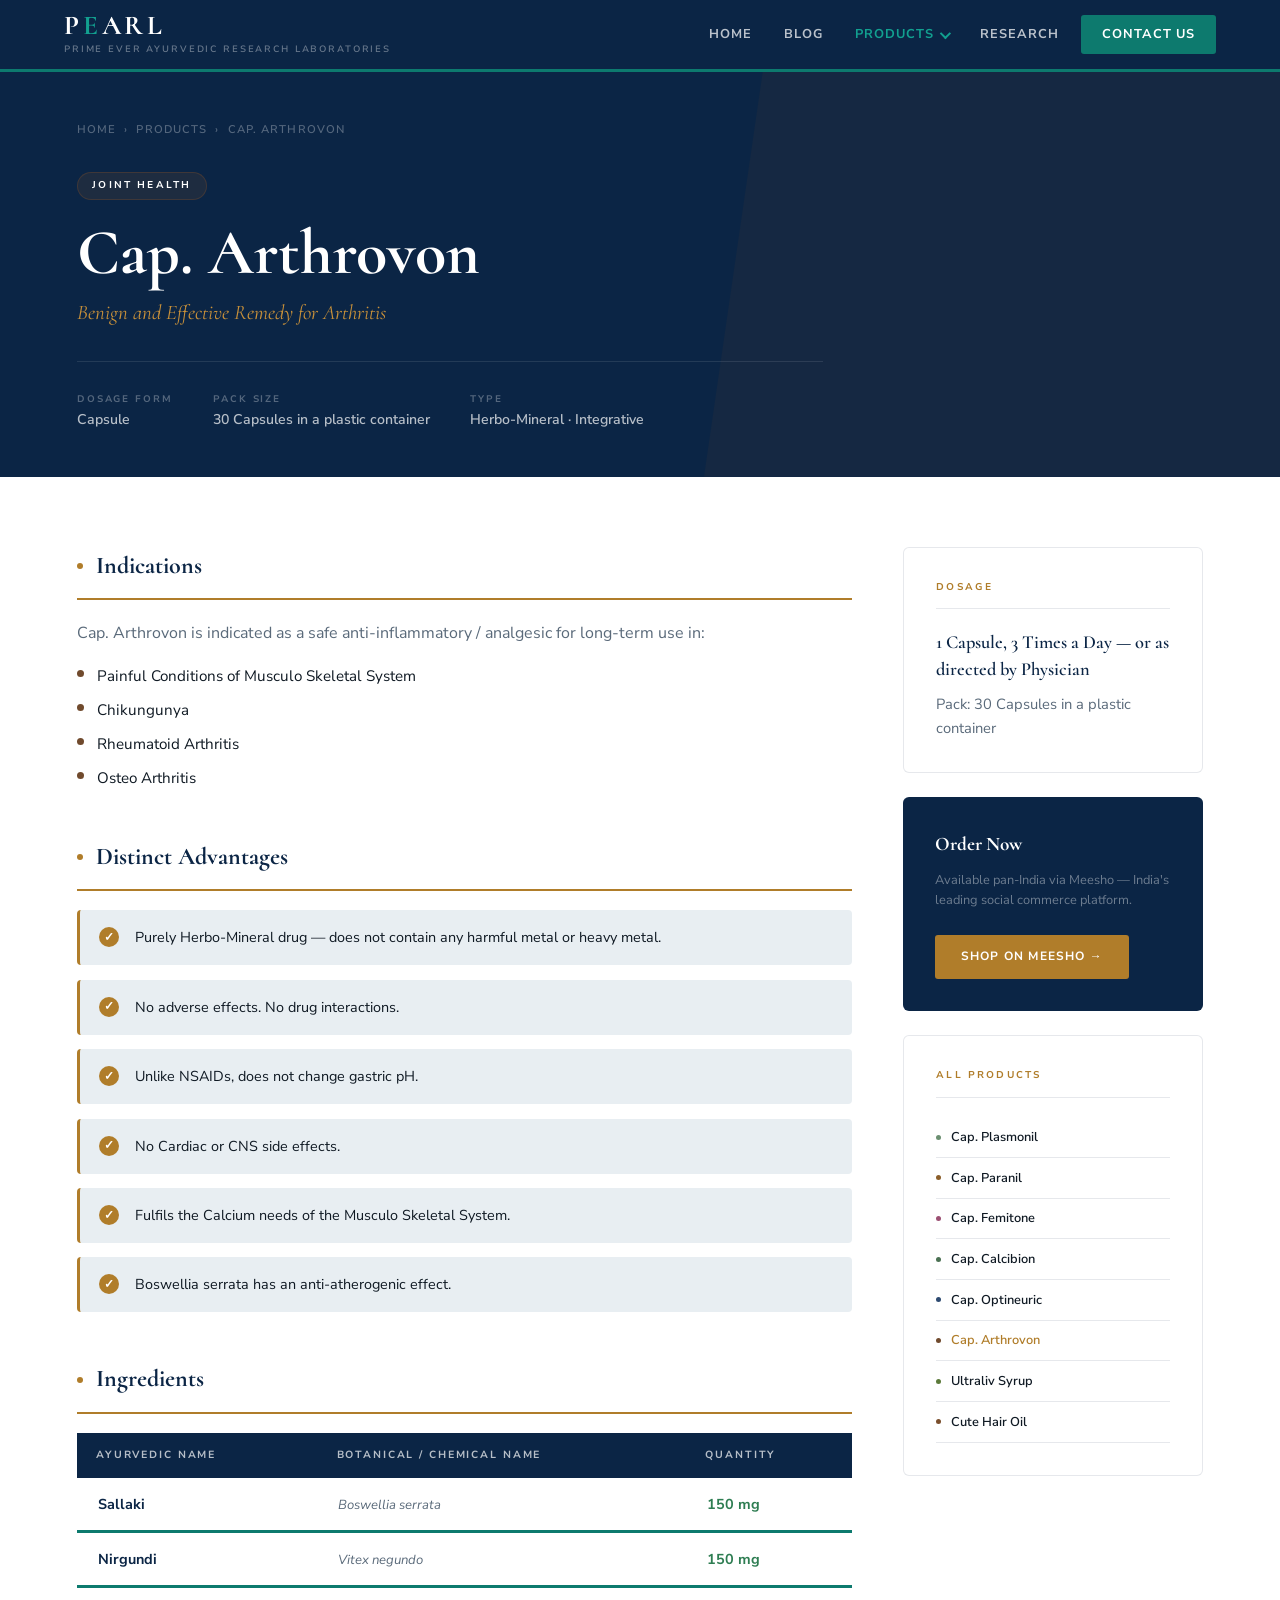
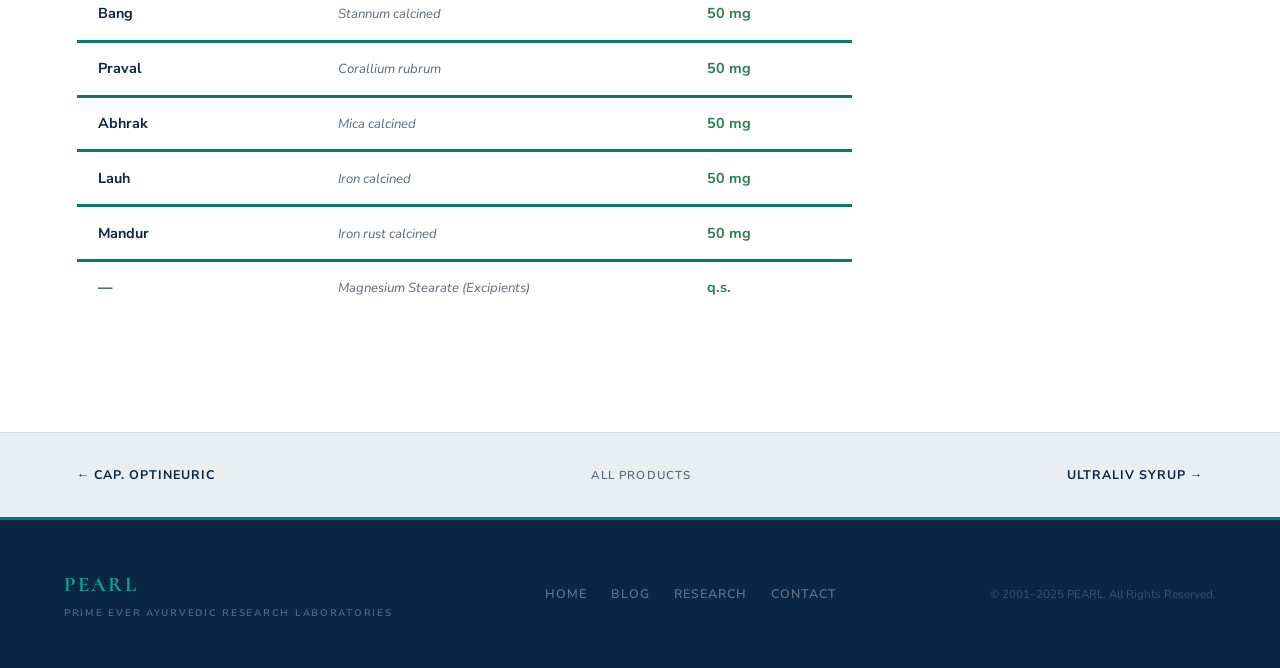
<file: arthrovon.html>
<!DOCTYPE html>
<html lang="en">
<head>
  <meta charset="UTF-8"/>
  <meta name="viewport" content="width=device-width, initial-scale=1.0"/>
  <title>Cap. Arthrovon — PEARL Integrative Medicine</title>
  <link rel="preconnect" href="https://fonts.googleapis.com">
  <link href="https://fonts.googleapis.com/css2?family=Cormorant:ital,wght@0,300;0,400;0,600;0,700;1,300;1,400;1,600&family=Nunito+Sans:wght@300;400;600;700;800&display=swap" rel="stylesheet">
  <link rel="stylesheet" href="shared.css">
  <style>
    /* ── PRODUCT PAGE STYLES ── */
    .prod-hero {
      padding-top: 76px;
      background: var(--navy);
      position: relative; overflow: hidden;
    }
    .prod-hero::after {
      content: '';
      position: absolute; top: 0; right: 0; bottom: 0; width: 45%;
      background: #704A2D1A;
      clip-path: polygon(12% 0, 100% 0, 100% 100%, 0% 100%);
    }
    .prod-hero-inner {
      padding: 5vh 6vw 5vh;
      position: relative; z-index: 2;
      max-width: 900px;
    }
    .prod-breadcrumb {
      display: flex; align-items: center; gap: 0.5rem;
      font-size: 0.7rem; font-weight: 600; letter-spacing: 0.1em;
      text-transform: uppercase; color: rgba(255,255,255,0.3);
      margin-bottom: 2rem;
    }
    .prod-breadcrumb a { color: rgba(255,255,255,0.3); transition: color 0.2s; }
    .prod-breadcrumb a:hover { color: var(--gold-lt); }
    .prod-cat-badge {
      display: inline-block;
      background: #704A2D33;
      border: 1px solid #704A2D66;
      color: #fff;
      font-size: 0.62rem; font-weight: 700; letter-spacing: 0.22em;
      text-transform: uppercase; padding: 0.3rem 0.9rem;
      border-radius: 100px; margin-bottom: 1.2rem;
    }
    .prod-hero-title {
      font-family: 'Cormorant', serif;
      font-size: clamp(2.8rem, 5vw, 5.5rem);
      font-weight: 700; color: white; line-height: 1.05;
      margin-bottom: 0.6rem;
    }
    .prod-tagline {
      font-family: 'Cormorant', serif;
      font-size: 1.3rem; font-style: italic; font-weight: 400;
      color: var(--gold-lt); margin-bottom: 2rem;
    }
    .prod-hero-meta {
      display: flex; align-items: center; gap: 2.5rem;
      padding-top: 1.8rem; border-top: 1px solid rgba(255,255,255,0.1);
    }
    .phm-item { display: flex; flex-direction: column; gap: 0.2rem; }
    .phm-label { font-size: 0.6rem; font-weight: 700; letter-spacing: 0.2em; text-transform: uppercase; color: rgba(255,255,255,0.3); }
    .phm-value { font-size: 0.88rem; font-weight: 600; color: rgba(255,255,255,0.7); }

    /* ── MAIN LAYOUT ── */
    .prod-layout {
      display: grid;
      grid-template-columns: 1fr 300px;
      gap: 4vw;
      padding: 70px 6vw;
      align-items: start;
    }

    /* ── CONTENT SECTIONS ── */
    .prod-section { margin-bottom: 3rem; }
    .prod-section-title {
      font-family: 'Cormorant', serif;
      font-size: 1.5rem; font-weight: 700; color: var(--navy);
      margin-bottom: 1.2rem; padding-bottom: 0.8rem;
      border-bottom: 2px solid var(--gold);
      display: flex; align-items: center; gap: 0.8rem;
    }
    .prod-section-title::before {
      content: '';
      width: 6px; height: 6px; border-radius: 50%;
      background: var(--gold); flex-shrink: 0;
    }

    .prod-indications ul {
      list-style: none; display: flex; flex-direction: column; gap: 0.6rem;
      margin-top: 0.8rem;
    }
    .prod-indications li {
      display: flex; align-items: flex-start; gap: 0.8rem;
      font-size: 0.95rem; color: var(--charcoal); line-height: 1.6;
    }
    .prod-indications li::before {
      content: '';
      width: 7px; height: 7px; border-radius: 50%;
      background: #704A2D;
      flex-shrink: 0; margin-top: 6px;
    }
    .prod-intro-text {
      font-size: 1.0rem; color: var(--gray); line-height: 1.8;
      margin-bottom: 1rem;
    }

    .prod-advantages ul {
      list-style: none; display: flex; flex-direction: column; gap: 0.9rem;
    }
    .prod-advantages li {
      display: flex; align-items: flex-start; gap: 1rem;
      font-size: 0.9rem; color: var(--charcoal); line-height: 1.6;
      padding: 1rem 1.2rem;
      background: var(--cream);
      border-radius: 4px;
      border-left: 3px solid var(--gold);
    }
    .prod-advantages li::before {
      content: '✓';
      font-size: 0.72rem; font-weight: 700;
      color: white;
      background: var(--gold);
      width: 20px; height: 20px; border-radius: 50%;
      display: flex; align-items: center; justify-content: center;
      flex-shrink: 0; margin-top: 1px;
    }

    /* ── INGREDIENTS TABLE ── */
    .ing-note { font-size: 0.85rem; color: var(--gray); margin-bottom: 1rem; font-style: italic; }
    .ing-table {
      width: 100%; border-collapse: collapse;
      font-size: 0.9rem;
    }
    .ing-table thead tr {
      background: var(--navy);
    }
    .ing-table thead th {
      padding: 0.9rem 1.2rem; text-align: left;
      font-size: 0.65rem; font-weight: 700;
      letter-spacing: 0.18em; text-transform: uppercase;
      color: rgba(255,255,255,0.7);
    }
    .ing-table tbody tr { border-bottom: 3px solid var(--teal); }
    .ing-table tbody tr:last-child { border-bottom: none; }
    .ing-table tbody tr:hover { background: var(--cream); }
    .ing-table td {
      padding: 0.9rem 1.3rem;
      color: var(--charcoal); font-size: 0.9rem;
    }
    .ing-table td:first-child { font-weight: 700; color: var(--navy); }
    .ing-table td em { font-style: italic; color: var(--gray); font-size: 0.82rem; }
    .ing-table td:last-child { font-weight: 700; color: var(--sage); white-space: nowrap; }

    /* ── SIDEBAR ── */
    .prod-sidebar { position: sticky; top: 96px; }
    .sidebar-card {
      background: white; border: 1px solid var(--border);
      border-radius: 6px; padding: 2rem;
      margin-bottom: 1.5rem;
    }
    .sidebar-card-title {
      font-size: 0.62rem; font-weight: 700; letter-spacing: 0.22em;
      text-transform: uppercase; color: var(--gold);
      margin-bottom: 1.2rem; padding-bottom: 0.8rem;
      border-bottom: 1px solid var(--border);
    }
    .dosage-text {
      font-family: 'Cormorant', serif;
      font-size: 1.15rem; font-weight: 600; color: var(--navy);
      line-height: 1.5;
    }
    .pack-text {
      font-size: 0.92rem; color: var(--gray); margin-top: 0.6rem;
    }
    .sidebar-order-card {
      background: var(--navy); border-radius: 6px; padding: 2rem;
      margin-bottom: 1.5rem;
    }
    .sidebar-order-title {
      font-family: 'Cormorant', serif;
      font-size: 1.2rem; font-weight: 700; color: white; margin-bottom: 0.6rem;
    }
    .sidebar-order-sub {
      font-size: 0.8rem; color: rgba(255,255,255,0.4); line-height: 1.6; margin-bottom: 1.5rem;
    }
    .meesho-btn {
      display: inline-flex; align-items: center; gap: 0.5rem;
      background: var(--gold); color: white;
      padding: 0.8rem 1.6rem; border-radius: 3px;
      font-size: 0.75rem; font-weight: 700;
      letter-spacing: 0.1em; text-transform: uppercase;
      transition: background 0.2s;
    }
    .meesho-btn:hover { background: var(--gold-lt); }

    .prod-nav-strip {
      display: flex; justify-content: space-between; align-items: center;
      padding: 2rem 6vw;
      background: var(--cream);
      border-top: 1px solid var(--border);
    }
    .prod-nav-btn {
      font-size: 0.78rem; font-weight: 700; letter-spacing: 0.08em;
      text-transform: uppercase; color: var(--navy);
      transition: color 0.2s;
    }
    .prod-nav-btn:hover { color: var(--gold); }

    @media (max-width: 860px) {
      .prod-layout { grid-template-columns: 1fr; }
      .prod-sidebar { position: static; }
    }

    @media (max-width: 768px) {
      .prod-hero-inner { padding: 4vh 5vw; }
      .prod-layout { grid-template-columns: 1fr; padding: 40px 5vw; gap: 2rem; }
      .prod-sidebar { position: static; }
      .data-box { grid-template-columns: 1fr 1fr; }
      .prod-hero-meta { flex-wrap: wrap; gap: 1rem; }
      .prod-hero-title { font-size: clamp(2rem, 7vw, 3.5rem); }
      .prod-nav-strip { flex-direction: column; gap: 1rem; text-align: center; }
    }
    @media (max-width: 480px) {
      .data-box { grid-template-columns: 1fr; }
      .ing-table { font-size: 0.82rem; }
      .ing-table td, .ing-table th { padding: 0.7rem 0.8rem; }
    }

  </style>
</head>
<body>

<header class="site-header" id="siteHeader">
  <a href="index.html" class="header-brand">
    <span class="brand-name">P<span>E</span>ARL</span>
    <span class="brand-full">Prime Ever Ayurvedic Research Laboratories</span>
  </a>
  <nav class="site-nav">
      <a href="index.html" class="nav-item ">Home</a>
  <a href="blog.html"  class="nav-item ">Blog</a>
  <div class="nav-dropdown">
    <a href="index.html#products" class="nav-item nav-dropdown-toggle active">
      Products <span class="caret"></span>
    </a>
    <div class="nav-dropdown-menu">
      <a href="index.html#products" class="dropdown-item" style="border-bottom:1px solid var(--border);margin-bottom:0.3rem;padding-bottom:1rem;"><div><span style="display:block;font-size:0.8rem;font-weight:700;color:var(--gold);">View All Products →</span><span class="dropdown-item-cat">Full product range</span></div></a>
<a href="plasmonil.html" class="dropdown-item" data-file="plasmonil.html"><div><span style="display:block;font-size:0.8rem;font-weight:700;">Cap. Plasmonil</span><span class="dropdown-item-cat">Anti-Malarial</span></div></a>
<a href="paranil.html" class="dropdown-item" data-file="paranil.html"><div><span style="display:block;font-size:0.8rem;font-weight:700;">Cap. Paranil</span><span class="dropdown-item-cat">Immune Support</span></div></a>
<a href="femitone.html" class="dropdown-item" data-file="femitone.html"><div><span style="display:block;font-size:0.8rem;font-weight:700;">Cap. Femitone</span><span class="dropdown-item-cat">Women's Health</span></div></a>
<a href="calcibion.html" class="dropdown-item" data-file="calcibion.html"><div><span style="display:block;font-size:0.8rem;font-weight:700;">Cap. Calcibion</span><span class="dropdown-item-cat">Bone & Mineral</span></div></a>
<a href="optineuric.html" class="dropdown-item" data-file="optineuric.html"><div><span style="display:block;font-size:0.8rem;font-weight:700;">Cap. Optineuric</span><span class="dropdown-item-cat">Neural & Vision</span></div></a>
<a href="arthrovon.html" class="dropdown-item" data-file="arthrovon.html"><div><span style="display:block;font-size:0.8rem;font-weight:700;">Cap. Arthrovon</span><span class="dropdown-item-cat">Joint Health</span></div></a>
<a href="ultraliv.html" class="dropdown-item" data-file="ultraliv.html"><div><span style="display:block;font-size:0.8rem;font-weight:700;">Ultraliv Syrup</span><span class="dropdown-item-cat">Hepatic Support</span></div></a>
<a href="cute.html" class="dropdown-item" data-file="cute.html"><div><span style="display:block;font-size:0.8rem;font-weight:700;">Cute Hair Oil</span><span class="dropdown-item-cat">Dermatology</span></div></a>
    </div>
  </div>
  <a href="post.html"  class="nav-item ">Research</a>
  <a href="index.html#contact" class="nav-item nav-cta">Contact Us</a>
  </nav>

  <button class="nav-hamburger" id="hamburger" aria-label="Open menu">
    <span></span><span></span><span></span>
  </button>
</header>

<div class="mobile-menu" id="mobileMenu">
  <a href="index.html" class="mobile-link">Home</a>
  <a href="blog.html" class="mobile-link">Blog</a>
  <a href="post.html" class="mobile-link">Research</a>
  <div class="mobile-section-label">Products</div>
  <a href="plasmonil.html"  class="mobile-product-link"><span class="mobile-dot"></span>Cap. Plasmonil</a>
  <a href="paranil.html"    class="mobile-product-link"><span class="mobile-dot"></span>Cap. Paranil</a>
  <a href="femitone.html"   class="mobile-product-link"><span class="mobile-dot"></span>Cap. Femitone</a>
  <a href="calcibion.html"  class="mobile-product-link"><span class="mobile-dot"></span>Cap. Calcibion</a>
  <a href="optineuric.html" class="mobile-product-link"><span class="mobile-dot"></span>Cap. Optineuric</a>
  <a href="arthrovon.html"  class="mobile-product-link"><span class="mobile-dot"></span>Cap. Arthrovon</a>
  <a href="ultraliv.html"   class="mobile-product-link"><span class="mobile-dot"></span>Ultraliv Syrup</a>
  <a href="cute.html"       class="mobile-product-link"><span class="mobile-dot"></span>Cute Hair Oil</a>
  <a href="index.html#contact" class="mobile-cta">Contact Us</a>
</div>


<!-- HERO -->
<section class="prod-hero">
  <div class="prod-hero-inner">
    <div class="prod-breadcrumb">
      <a href="index.html">Home</a> <span>›</span>
      <a href="index.html#products">Products</a> <span>›</span>
      <span>Cap. Arthrovon</span>
    </div>
    <div class="prod-cat-badge">Joint Health</div>
    <h1 class="prod-hero-title">Cap. Arthrovon</h1>
    <p class="prod-tagline">Benign and Effective Remedy for Arthritis</p>
    <div class="prod-hero-meta">
      <div class="phm-item">
        <span class="phm-label">Dosage Form</span>
        <span class="phm-value">Capsule</span>
      </div>
      <div class="phm-item">
        <span class="phm-label">Pack Size</span>
        <span class="phm-value">30 Capsules in a plastic container</span>
      </div>
      <div class="phm-item">
        <span class="phm-label">Type</span>
        <span class="phm-value">Herbo-Mineral · Integrative</span>
      </div>
    </div>
  </div>
</section>

<!-- MAIN -->
<div class="prod-layout">
  <main>

    <!-- Indications -->
    <div class="prod-section prod-indications">
      <h2 class="prod-section-title">Indications</h2>
      <p class="prod-intro-text">Cap. Arthrovon is indicated as a safe anti-inflammatory / analgesic for long-term use in:</p>
      <ul><li>Painful Conditions of Musculo Skeletal System</li>
<li>Chikungunya</li>
<li>Rheumatoid Arthritis</li>
<li>Osteo Arthritis</li></ul>
    </div>

    <!-- Advantages -->
    <div class="prod-section prod-advantages">
      <h2 class="prod-section-title">Distinct Advantages</h2>
      <ul><li>Purely Herbo-Mineral drug — does not contain any harmful metal or heavy metal.</li>
<li>No adverse effects. No drug interactions.</li>
<li>Unlike NSAIDs, does not change gastric pH.</li>
<li>No Cardiac or CNS side effects.</li>
<li>Fulfils the Calcium needs of the Musculo Skeletal System.</li>
<li>Boswellia serrata has an anti-atherogenic effect.</li></ul>
    </div>

    <!-- Ingredients -->
    <div class="prod-section">
      <h2 class="prod-section-title">Ingredients</h2>
      
      <table class="ing-table">
        <thead>
          <tr>
            <th>Ayurvedic Name</th>
            <th>Botanical / Chemical Name</th>
            <th>Quantity</th>
          </tr>
        </thead>
        <tbody>
          <tr><td>Sallaki</td><td><em>Boswellia serrata</em></td><td>150 mg</td></tr>
<tr><td>Nirgundi</td><td><em>Vitex negundo</em></td><td>150 mg</td></tr>
<tr><td>Bang</td><td><em>Stannum calcined</em></td><td>50 mg</td></tr>
<tr><td>Praval</td><td><em>Corallium rubrum</em></td><td>50 mg</td></tr>
<tr><td>Abhrak</td><td><em>Mica calcined</em></td><td>50 mg</td></tr>
<tr><td>Lauh</td><td><em>Iron calcined</em></td><td>50 mg</td></tr>
<tr><td>Mandur</td><td><em>Iron rust calcined</em></td><td>50 mg</td></tr>
<tr><td>—</td><td><em>Magnesium Stearate (Excipients)</em></td><td>q.s.</td></tr>
        </tbody>
      </table>
    </div>

  </main>

  <!-- SIDEBAR -->
  <aside class="prod-sidebar">

    <div class="sidebar-card">
      <div class="sidebar-card-title">Dosage</div>
      <p class="dosage-text">1 Capsule, 3 Times a Day — or as directed by Physician</p>
      <p class="pack-text">Pack: 30 Capsules in a plastic container</p>
    </div>

    <div class="sidebar-order-card">
      <div class="sidebar-order-title">Order Now</div>
      <p class="sidebar-order-sub">Available pan-India via Meesho — India's leading social commerce platform.</p>
      <a href="https://meesho.com/modern-ayurvedic-products/p/129sah?_ms=2&source=Meri+Shop" class="meesho-btn" target="_blank">Shop on Meesho →</a>
    </div>

    <div class="sidebar-card">
      <div class="sidebar-card-title">All Products</div>
      <a href="plasmonil.html" style="display:flex;align-items:center;gap:0.6rem;padding:0.6rem 0;border-bottom:1px solid var(--border);font-size:0.8rem;font-weight:600;color:var(--plum);transition:color 0.2s;" onmouseover="this.style.color='var(--gold)'" onmouseout="this.style.color='var(--plum)'"><span style="width:5px;height:5px;border-radius:50%;background:#6B8F71;flex-shrink:0;display:inline-block;"></span>Cap. Plasmonil</a><a href="paranil.html" style="display:flex;align-items:center;gap:0.6rem;padding:0.6rem 0;border-bottom:1px solid var(--border);font-size:0.8rem;font-weight:600;color:var(--plum);transition:color 0.2s;" onmouseover="this.style.color='var(--gold)'" onmouseout="this.style.color='var(--plum)'"><span style="width:5px;height:5px;border-radius:50%;background:#8B5E2A;flex-shrink:0;display:inline-block;"></span>Cap. Paranil</a><a href="femitone.html" style="display:flex;align-items:center;gap:0.6rem;padding:0.6rem 0;border-bottom:1px solid var(--border);font-size:0.8rem;font-weight:600;color:var(--plum);transition:color 0.2s;" onmouseover="this.style.color='var(--gold)'" onmouseout="this.style.color='var(--plum)'"><span style="width:5px;height:5px;border-radius:50%;background:#9B4F72;flex-shrink:0;display:inline-block;"></span>Cap. Femitone</a><a href="calcibion.html" style="display:flex;align-items:center;gap:0.6rem;padding:0.6rem 0;border-bottom:1px solid var(--border);font-size:0.8rem;font-weight:600;color:var(--plum);transition:color 0.2s;" onmouseover="this.style.color='var(--gold)'" onmouseout="this.style.color='var(--plum)'"><span style="width:5px;height:5px;border-radius:50%;background:#4A7052;flex-shrink:0;display:inline-block;"></span>Cap. Calcibion</a><a href="optineuric.html" style="display:flex;align-items:center;gap:0.6rem;padding:0.6rem 0;border-bottom:1px solid var(--border);font-size:0.8rem;font-weight:600;color:var(--plum);transition:color 0.2s;" onmouseover="this.style.color='var(--gold)'" onmouseout="this.style.color='var(--plum)'"><span style="width:5px;height:5px;border-radius:50%;background:#2D4A70;flex-shrink:0;display:inline-block;"></span>Cap. Optineuric</a><a href="arthrovon.html" style="display:flex;align-items:center;gap:0.6rem;padding:0.6rem 0;border-bottom:1px solid var(--border);font-size:0.8rem;font-weight:600;color:var(--gold);transition:color 0.2s;" onmouseover="this.style.color='var(--gold)'" onmouseout="this.style.color='var(--gold)'"><span style="width:5px;height:5px;border-radius:50%;background:#704A2D;flex-shrink:0;display:inline-block;"></span>Cap. Arthrovon</a><a href="ultraliv.html" style="display:flex;align-items:center;gap:0.6rem;padding:0.6rem 0;border-bottom:1px solid var(--border);font-size:0.8rem;font-weight:600;color:var(--plum);transition:color 0.2s;" onmouseover="this.style.color='var(--gold)'" onmouseout="this.style.color='var(--plum)'"><span style="width:5px;height:5px;border-radius:50%;background:#5C7A3A;flex-shrink:0;display:inline-block;"></span>Ultraliv Syrup</a><a href="cute.html" style="display:flex;align-items:center;gap:0.6rem;padding:0.6rem 0;border-bottom:1px solid var(--border);font-size:0.8rem;font-weight:600;color:var(--plum);transition:color 0.2s;" onmouseover="this.style.color='var(--gold)'" onmouseout="this.style.color='var(--plum)'"><span style="width:5px;height:5px;border-radius:50%;background:#7A4F2D;flex-shrink:0;display:inline-block;"></span>Cute Hair Oil</a>
    </div>

  </aside>
</div>

<!-- PREV/NEXT -->
<div class="prod-nav-strip">
  <a href="optineuric.html" class="prod-nav-btn">← Cap. Optineuric</a>
  <a href="index.html#products" style="font-size:0.72rem;color:var(--gray);font-weight:600;letter-spacing:0.1em;text-transform:uppercase;">All Products</a>
  <a href="ultraliv.html" class="prod-nav-btn">Ultraliv Syrup →</a>
</div>

<footer class="site-footer">
  <div>
    <div class="footer-brand-name">PEARL</div>
    <div class="footer-brand-sub">Prime Ever Ayurvedic Research Laboratories</div>
  </div>
  <ul class="footer-links">
    <li><a href="index.html">Home</a></li>
    <li><a href="blog.html">Blog</a></li>
    <li><a href="post.html">Research</a></li>
    <li><a href="index.html#contact">Contact</a></li>
  </ul>
  <p class="footer-copy">© 2001–2025 PEARL. All Rights Reserved.</p>
</footer>



<script>
  const hdr = document.getElementById('siteHeader');
  window.addEventListener('scroll', () => hdr.classList.toggle('scrolled', window.scrollY > 20));
  const ham = document.getElementById('hamburger');
  const mob = document.getElementById('mobileMenu');
  ham.addEventListener('click', () => {
    const open = mob.classList.toggle('open');
    ham.classList.toggle('open', open);
    document.body.style.overflow = open ? 'hidden' : '';
  });
  mob.querySelectorAll('a').forEach(a => a.addEventListener('click', () => {
    mob.classList.remove('open');
    ham.classList.remove('open');
    document.body.style.overflow = '';
  }));
</script>
</body>
</html>
</file>
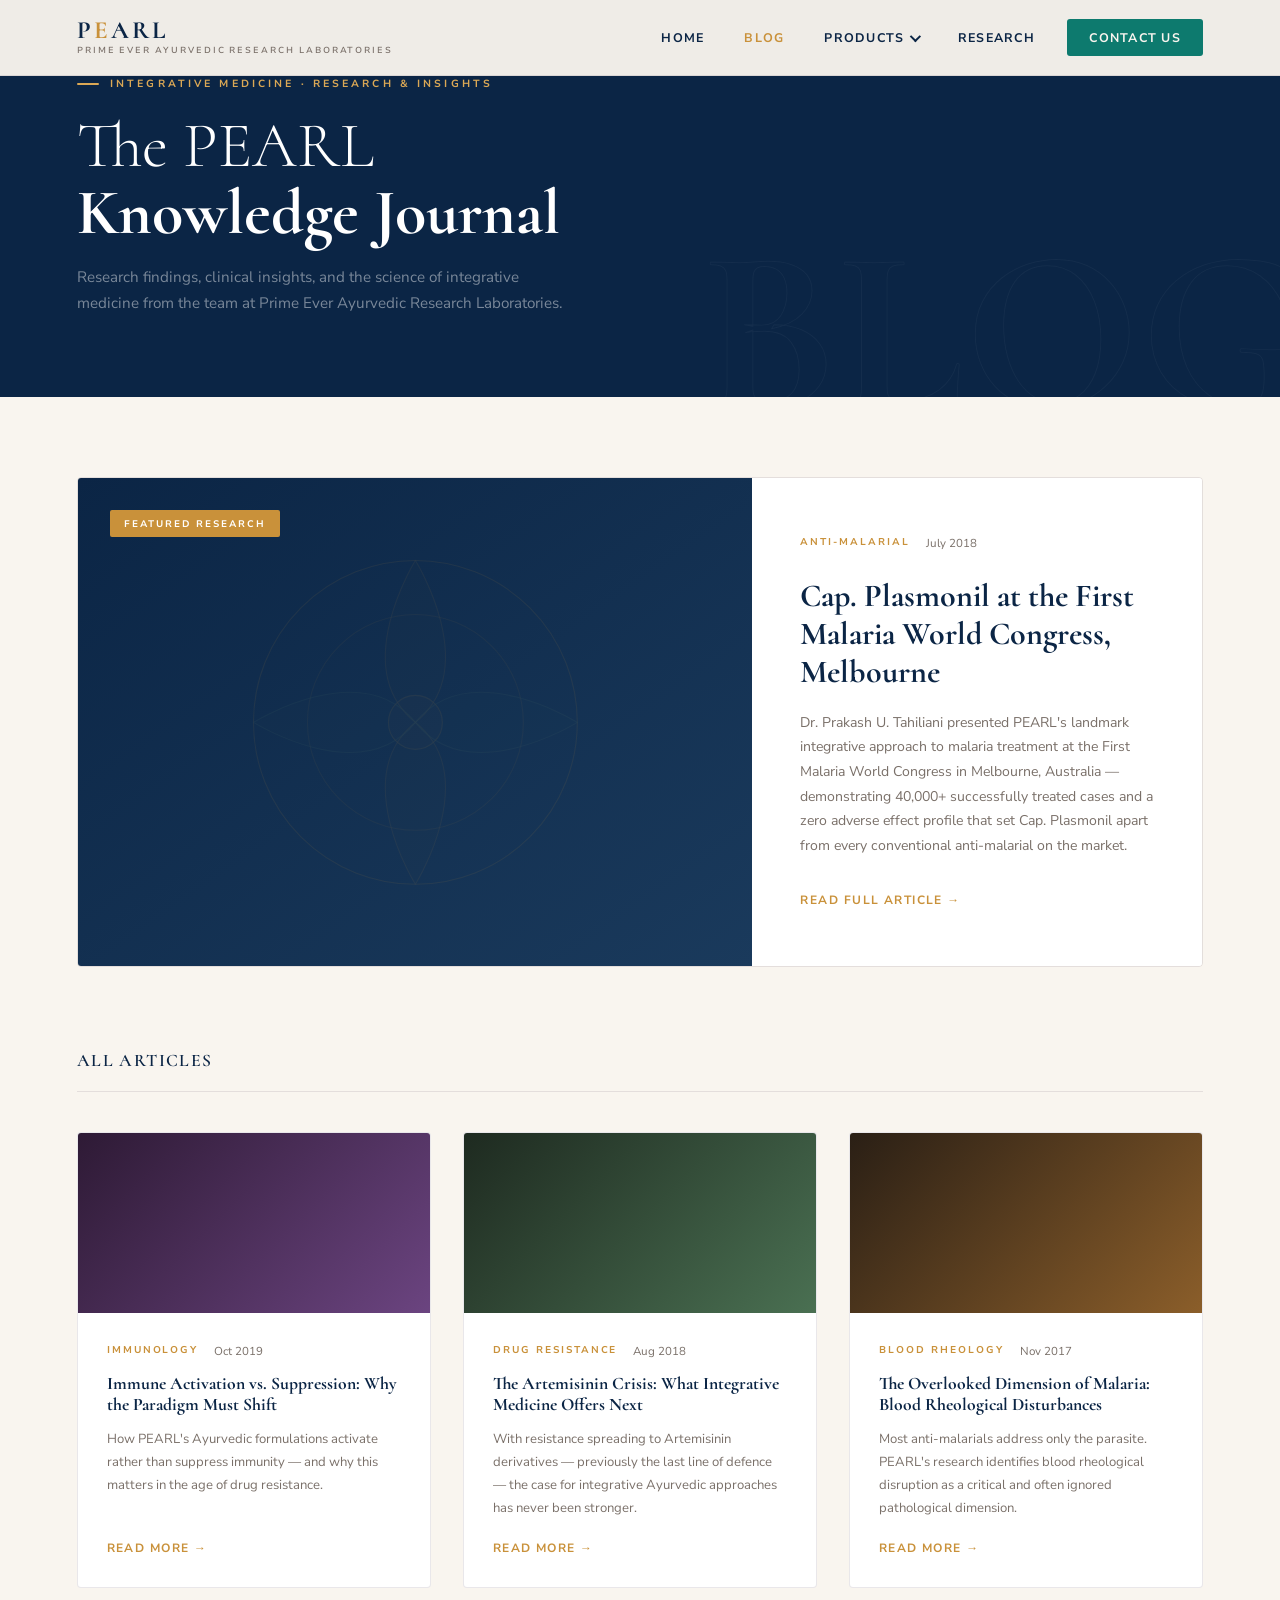
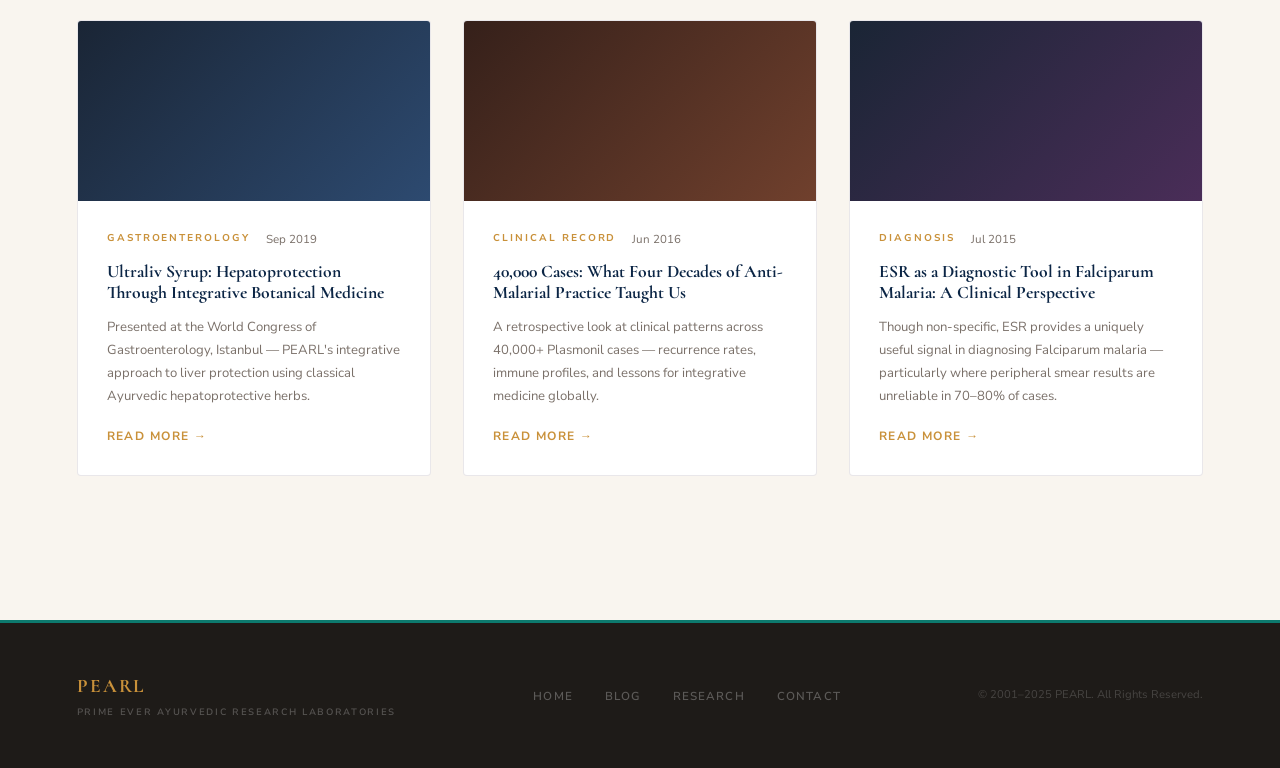
<file: blog.html>
<!DOCTYPE html>
<html lang="en">
<head>
  <meta charset="UTF-8"/>
  <meta name="viewport" content="width=device-width, initial-scale=1.0"/>
  <title>Blog — PEARL Integrative Medicine</title>
  <link rel="preconnect" href="https://fonts.googleapis.com">
  <link rel="stylesheet" href="shared.css">
  <link href="https://fonts.googleapis.com/css2?family=Cormorant:ital,wght@0,300;0,400;0,600;0,700;1,300;1,400;1,600&family=Nunito+Sans:wght@300;400;600;700;800&display=swap" rel="stylesheet">
  <style>
    :root {
      --ivory:      #F9F5EF;
      --cream:      #EEE8DC;
      --white:      #FFFFFF;
      --plum:       #2E1A35;
      --plum-mid:   #4A2D58;
      --plum-light: #6B4480;
      --gold:       #C9913A;
      --gold-lt:    #DBA855;
      --sage:       #6B8F71;
      --sage-lt:    #8FB395;
      --charcoal:   #1E1B18;
      --gray:       #7A7069;
      --border:     rgba(46,26,53,0.1);
    }
    *, *::before, *::after { box-sizing: border-box; margin: 0; padding: 0; }
    html { scroll-behavior: smooth; }
    body { font-family: 'Nunito Sans', sans-serif; background: var(--ivory); color: var(--charcoal); overflow-x: hidden; }
    a { text-decoration: none; color: inherit; }

    /* HEADER */
    .site-header {
      position: fixed; top: 0; left: 0; right: 0; z-index: 300;
      height: 76px; display: flex; align-items: center; justify-content: space-between;
      padding: 0 6vw; background: rgba(249,245,239,0.96);
      backdrop-filter: blur(12px); border-bottom: 1px solid var(--border);
      transition: box-shadow 0.3s;
    }
    .site-header.scrolled { box-shadow: 0 2px 24px rgba(46,26,53,0.08); }
    .header-brand { display: flex; flex-direction: column; gap: 1px; }
    .brand-name { font-family: 'Cormorant', serif; font-size: 1.55rem; font-weight: 700; color: var(--navy); letter-spacing: 0.12em; line-height: 1; }
    .brand-name span { color: var(--gold); }
    .brand-full { font-size: 0.55rem; font-weight: 600; letter-spacing: 0.22em; text-transform: uppercase; color: var(--gray); }
    .site-nav { display: flex; align-items: center; gap: 0.5rem; }
    .nav-item { font-size: 0.78rem; font-weight: 700; letter-spacing: 0.1em; text-transform: uppercase; color: var(--navy); padding: 0.5rem 1rem; border-radius: 2px; transition: color 0.2s; }
    .nav-item:hover { color: var(--gold); }
    .nav-item.active { color: var(--gold); }
    .nav-cta { background: var(--navy); color: var(--ivory) !important; padding: 0.55rem 1.4rem; border-radius: 3px; margin-left: 0.5rem; }
    .nav-cta:hover { background: var(--navy-mid) !important; color: var(--ivory) !important; }

    /* BLOG HERO */
    .blog-hero {
      padding-top: 76px;
      background: var(--navy);
      padding-bottom: 80px;
      padding-left: 6vw; padding-right: 6vw;
      display: flex; flex-direction: column; justify-content: flex-end;
      min-height: 360px; position: relative; overflow: hidden;
    }
    .blog-hero::before {
      content: 'BLOG';
      position: absolute; right: -2vw; bottom: -4vw;
      font-family: 'Cormorant', serif; font-size: 18vw; font-weight: 700;
      color: transparent; -webkit-text-stroke: 1px rgba(255,255,255,0.04);
      line-height: 1; pointer-events: none;
    }
    .blog-hero-tag {
      font-size: 0.65rem; font-weight: 700; letter-spacing: 0.3em; text-transform: uppercase;
      color: var(--gold-lt); display: flex; align-items: center; gap: 0.7rem; margin-bottom: 1.2rem;
    }
    .blog-hero-tag::before { content: ''; width: 22px; height: 2px; background: var(--gold-lt); border-radius: 2px; }
    .blog-hero-title {
      font-family: 'Cormorant', serif; font-size: clamp(2.4rem, 5vw, 5rem);
      font-weight: 300; color: white; line-height: 1.05;
    }
    .blog-hero-title strong { font-weight: 700; }
    .blog-hero-sub { font-size: 0.95rem; color: rgba(255,255,255,0.45); margin-top: 1.2rem; max-width: 500px; line-height: 1.7; }

    /* BLOG CONTENT */
    .blog-content { padding: 80px 6vw; }

    /* Featured post */
    .featured-post {
      display: grid; grid-template-columns: 1.2fr 0.8fr;
      gap: 0; border: 1px solid var(--border);
      border-radius: 4px; overflow: hidden;
      margin-bottom: 5rem;
      transition: box-shadow 0.25s;
    }
    .featured-post:hover { box-shadow: 0 8px 40px rgba(46,26,53,0.1); }
    .featured-visual {
      background: linear-gradient(145deg, var(--navy), var(--navy-mid));
      min-height: 360px; position: relative; overflow: hidden;
      display: flex; align-items: center; justify-content: center;
    }
    .featured-visual svg { width: 60%; opacity: 0.15; }
    .featured-badge {
      position: absolute; top: 2rem; left: 2rem;
      background: var(--gold); color: white;
      font-size: 0.6rem; font-weight: 700; letter-spacing: 0.2em; text-transform: uppercase;
      padding: 0.35rem 0.9rem; border-radius: 2px;
    }
    .featured-body {
      background: white; padding: 3.5rem 3rem;
      display: flex; flex-direction: column; justify-content: space-between;
    }
    .post-meta {
      display: flex; align-items: center; gap: 1rem;
      margin-bottom: 1.5rem;
    }
    .post-cat {
      font-size: 0.62rem; font-weight: 700; letter-spacing: 0.2em; text-transform: uppercase;
      color: var(--gold);
    }
    .post-date { font-size: 0.72rem; color: var(--gray); }
    .post-title {
      font-family: 'Cormorant', serif;
      font-size: clamp(1.5rem, 2.5vw, 2.2rem);
      font-weight: 700; color: var(--navy); line-height: 1.2;
      margin-bottom: 1.2rem;
    }
    .post-excerpt { font-size: 0.88rem; color: var(--gray); line-height: 1.75; margin-bottom: 2rem; }
    .read-more {
      font-size: 0.75rem; font-weight: 700; letter-spacing: 0.12em; text-transform: uppercase;
      color: var(--gold); display: inline-flex; align-items: center; gap: 0.4rem;
      transition: gap 0.2s;
    }
    .read-more:hover { gap: 0.7rem; }

    /* Post grid */
    .posts-section-title {
      font-family: 'Cormorant', serif; font-size: 1.1rem; font-weight: 600;
      color: var(--navy); letter-spacing: 0.08em; text-transform: uppercase;
      margin-bottom: 2.5rem; padding-bottom: 1rem; border-bottom: 1px solid var(--border);
    }
    .posts-grid {
      display: grid; grid-template-columns: repeat(3, 1fr);
      gap: 2rem; margin-bottom: 4rem;
    }
    .post-card {
      display: flex; flex-direction: column;
      border: 1px solid var(--border); border-radius: 4px;
      overflow: hidden; transition: box-shadow 0.25s, transform 0.25s;
      background: white;
    }
    .post-card:hover { box-shadow: 0 8px 32px rgba(46,26,53,0.1); transform: translateY(-3px); }
    .post-card-visual {
      height: 180px; position: relative; overflow: hidden;
    }
    .pcv-1 { background: linear-gradient(135deg, #2E1A35, #6B4480); }
    .pcv-2 { background: linear-gradient(135deg, #1E2A20, #4A7052); }
    .pcv-3 { background: linear-gradient(135deg, #2A1F15, #8B5E2A); }
    .pcv-4 { background: linear-gradient(135deg, #1A2535, #2D4A70); }
    .pcv-5 { background: linear-gradient(135deg, #35201A, #70402D); }
    .pcv-6 { background: linear-gradient(135deg, #1A2535, #4A2D58); }
    .post-card-body { padding: 1.8rem; flex: 1; display: flex; flex-direction: column; }
    .post-card-body .post-meta { margin-bottom: 0.8rem; }
    .post-card-body .post-title { font-size: 1.1rem; margin-bottom: 0.8rem; }
    .post-card-body .post-excerpt { font-size: 0.82rem; flex: 1; margin-bottom: 1.2rem; }
    .post-card-body .read-more { margin-top: auto; }

    /* FOOTER */
    .site-footer { background: var(--charcoal); padding: 3rem 6vw; display: flex; justify-content: space-between; align-items: center; flex-wrap: wrap; gap: 1.5rem; }
    .footer-brand-name { font-family: 'Cormorant', serif; font-size: 1.2rem; font-weight: 700; color: var(--gold); letter-spacing: 0.1em; }
    .footer-brand-sub { font-size: 0.58rem; font-weight: 600; letter-spacing: 0.18em; text-transform: uppercase; color: rgba(255,255,255,0.25); margin-top: 3px; }
    .footer-links { display: flex; gap: 2rem; list-style: none; }
    .footer-links a { font-size: 0.72rem; font-weight: 600; letter-spacing: 0.1em; text-transform: uppercase; color: rgba(255,255,255,0.28); transition: color 0.2s; }
    .footer-links a:hover { color: var(--gold-lt); }
    .footer-copy { font-size: 0.7rem; color: rgba(255,255,255,0.18); }

    @media (max-width: 860px) {
      .featured-post { grid-template-columns: 1fr; }
      .posts-grid { grid-template-columns: 1fr 1fr; }
      .site-nav .nav-item:not(.nav-cta) { display: none; }
    }
    @media (max-width: 560px) { .posts-grid { grid-template-columns: 1fr; } }

    /* ── Mobile responsive ── */
    @media (max-width: 768px) {
      .blog-hero, .post-hero { padding-left: 5vw; padding-right: 5vw; }
      .blog-content { padding: 50px 5vw; }
      .featured-post { grid-template-columns: 1fr; }
      .posts-grid { grid-template-columns: 1fr 1fr; }
      .post-layout { grid-template-columns: 1fr; padding: 50px 5vw; }
      .post-sidebar { position: static; }
      .related-grid { grid-template-columns: 1fr 1fr; }
      .data-box { grid-template-columns: 1fr 1fr; }
      .post-hero-meta { flex-wrap: wrap; gap: 1rem; }
    }
    @media (max-width: 480px) {
      .posts-grid { grid-template-columns: 1fr; }
      .related-grid { grid-template-columns: 1fr; }
      .data-box { grid-template-columns: 1fr; }
      .blog-hero-title { font-size: clamp(2rem, 8vw, 3rem); }
      .post-hero-title { font-size: clamp(1.8rem, 7vw, 3rem); }
    }

  </style>
</head>
<body>

<header class="site-header" id="siteHeader">
  <a href="index.html" class="header-brand">
    <span class="brand-name">P<span>E</span>ARL</span>
    <span class="brand-full">Prime Ever Ayurvedic Research Laboratories</span>
  </a>
  <nav class="site-nav">
  <a href="index.html" class="nav-item">Home</a>
  <a href="blog.html"  class="nav-item active">Blog</a>
  <div class="nav-dropdown">
    <a href="index.html#products" class="nav-item nav-dropdown-toggle">
      Products <span class="caret"></span>
    </a>
    <div class="nav-dropdown-menu">
      <a href="index.html#products" class="dropdown-item" style="border-bottom:1px solid var(--border);margin-bottom:0.3rem;padding-bottom:1rem;"><div><span style="display:block;font-size:0.8rem;font-weight:700;color:var(--gold);">View All Products →</span><span class="dropdown-item-cat">Full product range</span></div></a>

      <a href="plasmonil.html" class="dropdown-item"><div><span style="display:block;font-size:0.8rem;font-weight:700;">Cap. Plasmonil</span><span class="dropdown-item-cat">Anti-Malarial</span></div></a>
      <a href="paranil.html" class="dropdown-item"><div><span style="display:block;font-size:0.8rem;font-weight:700;">Cap. Paranil</span><span class="dropdown-item-cat">Immune Support</span></div></a>
      <a href="femitone.html" class="dropdown-item"><div><span style="display:block;font-size:0.8rem;font-weight:700;">Cap. Femitone</span><span class="dropdown-item-cat">Women's Health</span></div></a>
      <a href="calcibion.html" class="dropdown-item"><div><span style="display:block;font-size:0.8rem;font-weight:700;">Cap. Calcibion</span><span class="dropdown-item-cat">Bone &amp; Mineral</span></div></a>
      <a href="optineuric.html" class="dropdown-item"><div><span style="display:block;font-size:0.8rem;font-weight:700;">Cap. Optineuric</span><span class="dropdown-item-cat">Neural &amp; Vision</span></div></a>
      <a href="arthrovon.html" class="dropdown-item"><div><span style="display:block;font-size:0.8rem;font-weight:700;">Cap. Arthrovon</span><span class="dropdown-item-cat">Joint Health</span></div></a>
      <a href="ultraliv.html" class="dropdown-item"><div><span style="display:block;font-size:0.8rem;font-weight:700;">Ultraliv Syrup</span><span class="dropdown-item-cat">Hepatic Support</span></div></a>
      <a href="cute.html" class="dropdown-item"><div><span style="display:block;font-size:0.8rem;font-weight:700;">Cute Hair Oil</span><span class="dropdown-item-cat">Dermatology</span></div></a>
    </div>
  </div>
  <a href="post.html"  class="nav-item">Research</a>
  <a href="index.html#contact" class="nav-item nav-cta">Contact Us</a>
  </nav>

  <button class="nav-hamburger" id="hamburger" aria-label="Open menu">
    <span></span><span></span><span></span>
  </button>
</header>

<div class="mobile-menu" id="mobileMenu">
  <a href="index.html" class="mobile-link">Home</a>
  <a href="blog.html" class="mobile-link active">Blog</a>
  <a href="post.html" class="mobile-link">Research</a>
  <div class="mobile-section-label">Products</div>
  <a href="plasmonil.html"  class="mobile-product-link"><span class="mobile-dot"></span>Cap. Plasmonil</a>
  <a href="paranil.html"    class="mobile-product-link"><span class="mobile-dot"></span>Cap. Paranil</a>
  <a href="femitone.html"   class="mobile-product-link"><span class="mobile-dot"></span>Cap. Femitone</a>
  <a href="calcibion.html"  class="mobile-product-link"><span class="mobile-dot"></span>Cap. Calcibion</a>
  <a href="optineuric.html" class="mobile-product-link"><span class="mobile-dot"></span>Cap. Optineuric</a>
  <a href="arthrovon.html"  class="mobile-product-link"><span class="mobile-dot"></span>Cap. Arthrovon</a>
  <a href="ultraliv.html"   class="mobile-product-link"><span class="mobile-dot"></span>Ultraliv Syrup</a>
  <a href="cute.html"       class="mobile-product-link"><span class="mobile-dot"></span>Cute Hair Oil</a>
  <a href="index.html#contact" class="mobile-cta">Contact Us</a>
</div>

<!-- BLOG HERO -->
<section class="blog-hero">
  <div class="blog-hero-tag">Integrative Medicine · Research &amp; Insights</div>
  <h1 class="blog-hero-title">
    The PEARL<br><strong>Knowledge Journal</strong>
  </h1>
  <p class="blog-hero-sub">Research findings, clinical insights, and the science of integrative medicine from the team at Prime Ever Ayurvedic Research Laboratories.</p>
</section>

<!-- BLOG CONTENT -->
<main class="blog-content">

  <!-- Featured -->
  <a href="post.html" class="featured-post">
    <div class="featured-visual">
      <svg viewBox="0 0 300 300" fill="none" xmlns="http://www.w3.org/2000/svg">
        <circle cx="150" cy="150" r="120" stroke="rgba(201,145,58,0.6)" stroke-width="0.8"/>
        <circle cx="150" cy="150" r="80"  stroke="rgba(201,145,58,0.4)" stroke-width="0.8"/>
        <path d="M150 30C150 30 200 110 150 150C100 110 150 30 150 30Z" stroke="rgba(201,145,58,0.5)" stroke-width="0.8" fill="rgba(201,145,58,0.08)"/>
        <path d="M150 270C150 270 200 190 150 150C100 190 150 270 150 270Z" stroke="rgba(201,145,58,0.5)" stroke-width="0.8" fill="rgba(201,145,58,0.08)"/>
        <path d="M30 150C30 150 110 200 150 150C110 100 30 150 30 150Z" stroke="rgba(107,144,113,0.5)" stroke-width="0.8" fill="rgba(107,144,113,0.08)"/>
        <path d="M270 150C270 150 190 200 150 150C190 100 270 150 270 150Z" stroke="rgba(107,144,113,0.5)" stroke-width="0.8" fill="rgba(107,144,113,0.08)"/>
        <circle cx="150" cy="150" r="20" stroke="rgba(201,145,58,0.6)" stroke-width="0.8" fill="rgba(201,145,58,0.12)"/>
      </svg>
      <div class="featured-badge">Featured Research</div>
    </div>
    <div class="featured-body">
      <div>
        <div class="post-meta">
          <span class="post-cat">Anti-Malarial</span>
          <span class="post-date">July 2018</span>
        </div>
        <h2 class="post-title">Cap. Plasmonil at the First Malaria World Congress, Melbourne</h2>
        <p class="post-excerpt">
          Dr. Prakash U. Tahiliani presented PEARL's landmark integrative approach to malaria treatment at the First Malaria World Congress in Melbourne, Australia — demonstrating 40,000+ successfully treated cases and a zero adverse effect profile that set Cap. Plasmonil apart from every conventional anti-malarial on the market.
        </p>
      </div>
      <span class="read-more">Read Full Article →</span>
    </div>
  </a>

  <!-- Post grid -->
  <div class="posts-section-title">All Articles</div>
  <div class="posts-grid">

    <a href="post.html" class="post-card">
      <div class="post-card-visual pcv-1"></div>
      <div class="post-card-body">
        <div class="post-meta"><span class="post-cat">Immunology</span><span class="post-date">Oct 2019</span></div>
        <h3 class="post-title">Immune Activation vs. Suppression: Why the Paradigm Must Shift</h3>
        <p class="post-excerpt">How PEARL's Ayurvedic formulations activate rather than suppress immunity — and why this matters in the age of drug resistance.</p>
        <span class="read-more">Read More →</span>
      </div>
    </a>

    <a href="post.html" class="post-card">
      <div class="post-card-visual pcv-2"></div>
      <div class="post-card-body">
        <div class="post-meta"><span class="post-cat">Drug Resistance</span><span class="post-date">Aug 2018</span></div>
        <h3 class="post-title">The Artemisinin Crisis: What Integrative Medicine Offers Next</h3>
        <p class="post-excerpt">With resistance spreading to Artemisinin derivatives — previously the last line of defence — the case for integrative Ayurvedic approaches has never been stronger.</p>
        <span class="read-more">Read More →</span>
      </div>
    </a>

    <a href="post.html" class="post-card">
      <div class="post-card-visual pcv-3"></div>
      <div class="post-card-body">
        <div class="post-meta"><span class="post-cat">Blood Rheology</span><span class="post-date">Nov 2017</span></div>
        <h3 class="post-title">The Overlooked Dimension of Malaria: Blood Rheological Disturbances</h3>
        <p class="post-excerpt">Most anti-malarials address only the parasite. PEARL's research identifies blood rheological disruption as a critical and often ignored pathological dimension.</p>
        <span class="read-more">Read More →</span>
      </div>
    </a>

    <a href="post.html" class="post-card">
      <div class="post-card-visual pcv-4"></div>
      <div class="post-card-body">
        <div class="post-meta"><span class="post-cat">Gastroenterology</span><span class="post-date">Sep 2019</span></div>
        <h3 class="post-title">Ultraliv Syrup: Hepatoprotection Through Integrative Botanical Medicine</h3>
        <p class="post-excerpt">Presented at the World Congress of Gastroenterology, Istanbul — PEARL's integrative approach to liver protection using classical Ayurvedic hepatoprotective herbs.</p>
        <span class="read-more">Read More →</span>
      </div>
    </a>

    <a href="post.html" class="post-card">
      <div class="post-card-visual pcv-5"></div>
      <div class="post-card-body">
        <div class="post-meta"><span class="post-cat">Clinical Record</span><span class="post-date">Jun 2016</span></div>
        <h3 class="post-title">40,000 Cases: What Four Decades of Anti-Malarial Practice Taught Us</h3>
        <p class="post-excerpt">A retrospective look at clinical patterns across 40,000+ Plasmonil cases — recurrence rates, immune profiles, and lessons for integrative medicine globally.</p>
        <span class="read-more">Read More →</span>
      </div>
    </a>

    <a href="post.html" class="post-card">
      <div class="post-card-visual pcv-6"></div>
      <div class="post-card-body">
        <div class="post-meta"><span class="post-cat">Diagnosis</span><span class="post-date">Jul 2015</span></div>
        <h3 class="post-title">ESR as a Diagnostic Tool in Falciparum Malaria: A Clinical Perspective</h3>
        <p class="post-excerpt">Though non-specific, ESR provides a uniquely useful signal in diagnosing Falciparum malaria — particularly where peripheral smear results are unreliable in 70–80% of cases.</p>
        <span class="read-more">Read More →</span>
      </div>
    </a>

  </div>
</main>

<footer class="site-footer">
  <div>
    <div class="footer-brand-name">PEARL</div>
    <div class="footer-brand-sub">Prime Ever Ayurvedic Research Laboratories</div>
  </div>
  <ul class="footer-links">
    <li><a href="index.html">Home</a></li>
    <li><a href="blog.html">Blog</a></li>
    <li><a href="post.html">Research</a></li>
    <li><a href="index.html#contact">Contact</a></li>
  </ul>
  <p class="footer-copy">© 2001–2025 PEARL. All Rights Reserved.</p>
</footer>



<script>
  const hdr = document.getElementById('siteHeader');
  window.addEventListener('scroll', () => hdr.classList.toggle('scrolled', window.scrollY > 20));
  const ham = document.getElementById('hamburger');
  const mob = document.getElementById('mobileMenu');
  ham.addEventListener('click', () => {
    const open = mob.classList.toggle('open');
    ham.classList.toggle('open', open);
    document.body.style.overflow = open ? 'hidden' : '';
  });
  mob.querySelectorAll('a').forEach(a => a.addEventListener('click', () => {
    mob.classList.remove('open');
    ham.classList.remove('open');
    document.body.style.overflow = '';
  }));
</script>
</body>
</html>
</file>
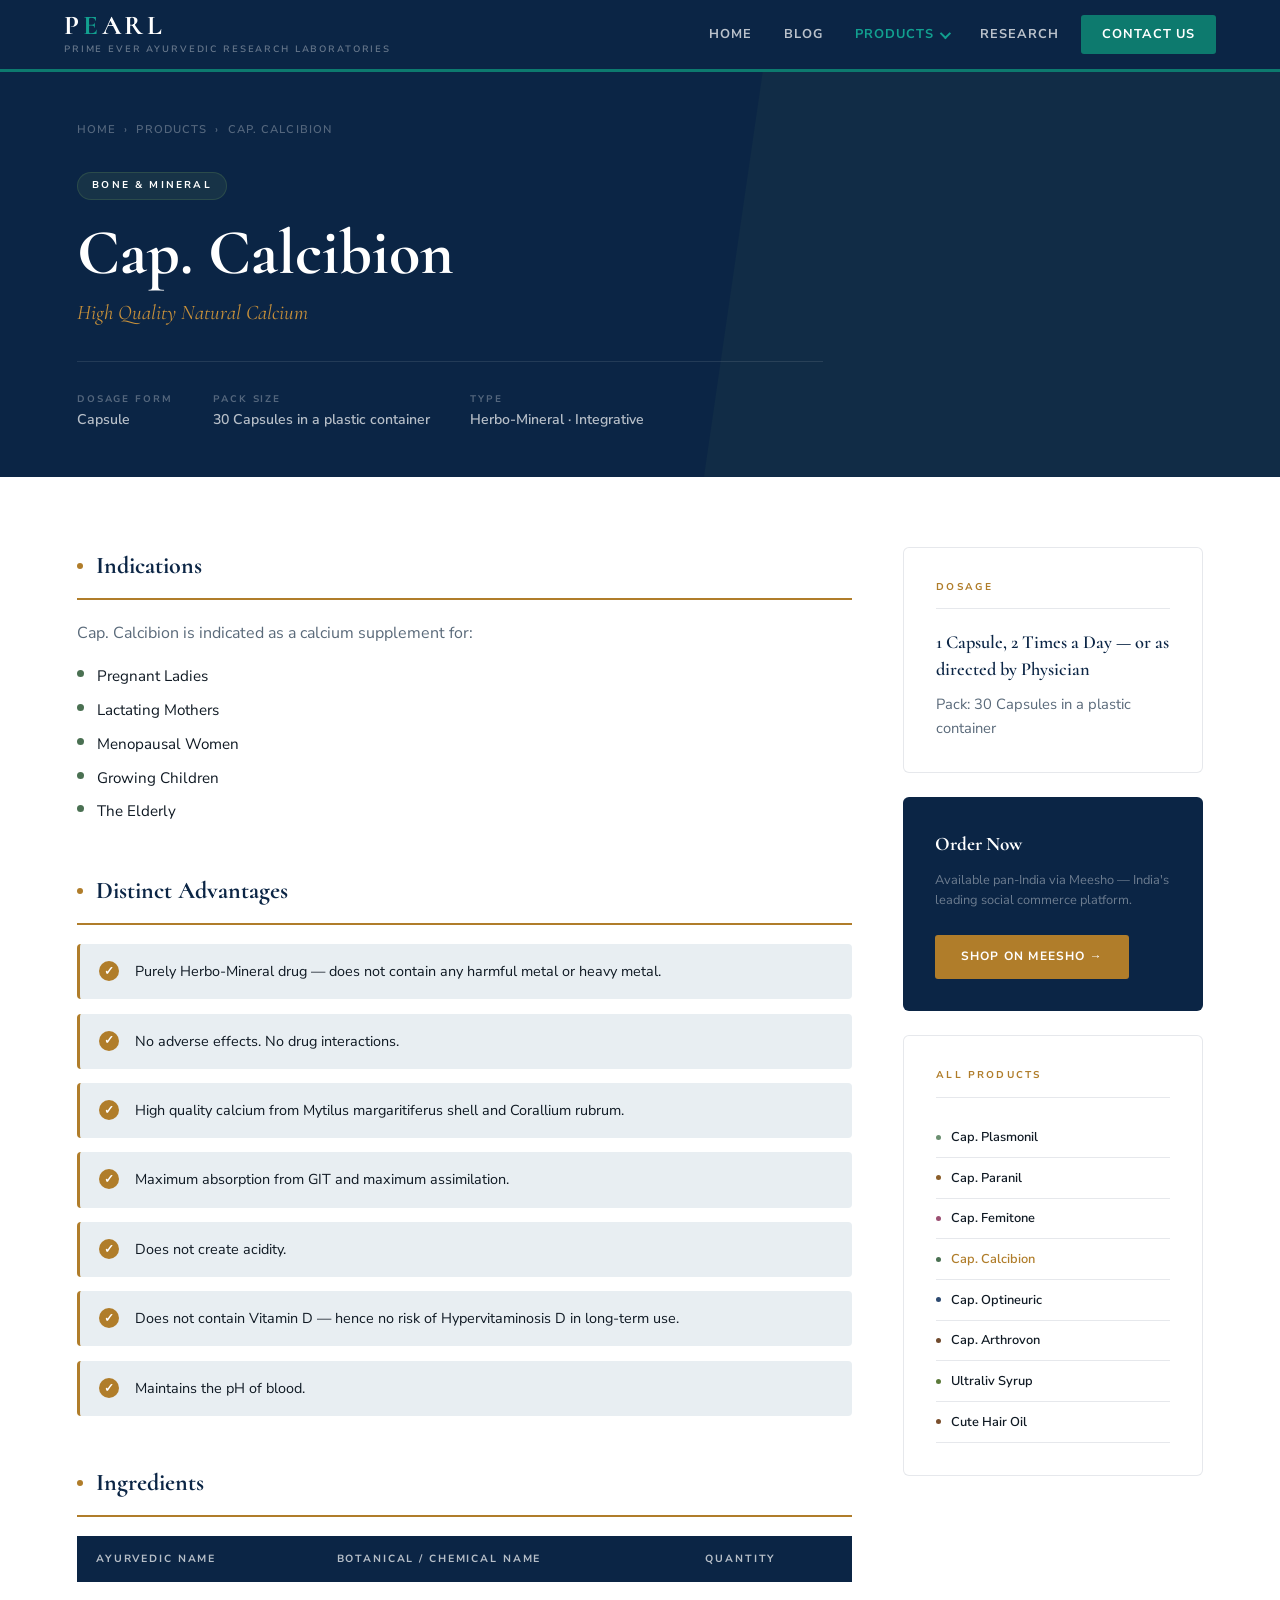
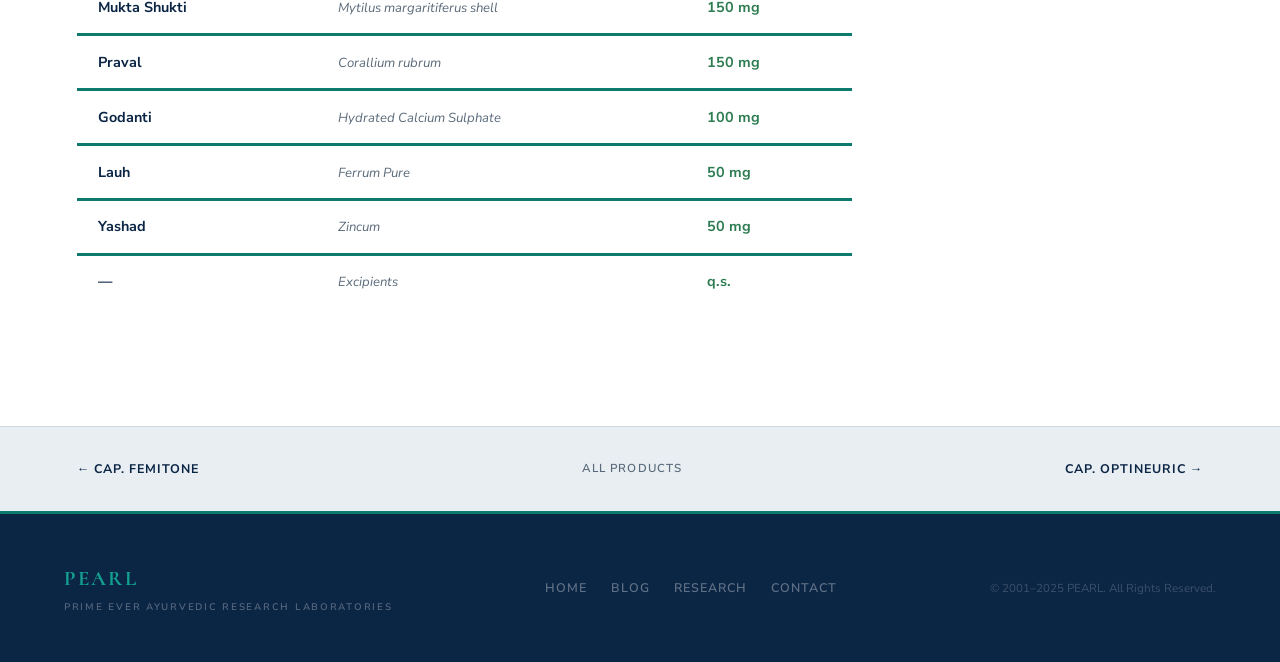
<file: calcibion.html>
<!DOCTYPE html>
<html lang="en">
<head>
  <meta charset="UTF-8"/>
  <meta name="viewport" content="width=device-width, initial-scale=1.0"/>
  <title>Cap. Calcibion — PEARL Integrative Medicine</title>
  <link rel="preconnect" href="https://fonts.googleapis.com">
  <link href="https://fonts.googleapis.com/css2?family=Cormorant:ital,wght@0,300;0,400;0,600;0,700;1,300;1,400;1,600&family=Nunito+Sans:wght@300;400;600;700;800&display=swap" rel="stylesheet">
  <link rel="stylesheet" href="shared.css">
  <style>
    /* ── PRODUCT PAGE STYLES ── */
    .prod-hero {
      padding-top: 76px;
      background: var(--navy);
      position: relative; overflow: hidden;
    }
    .prod-hero::after {
      content: '';
      position: absolute; top: 0; right: 0; bottom: 0; width: 45%;
      background: #4A70521A;
      clip-path: polygon(12% 0, 100% 0, 100% 100%, 0% 100%);
    }
    .prod-hero-inner {
      padding: 5vh 6vw 5vh;
      position: relative; z-index: 2;
      max-width: 900px;
    }
    .prod-breadcrumb {
      display: flex; align-items: center; gap: 0.5rem;
      font-size: 0.7rem; font-weight: 600; letter-spacing: 0.1em;
      text-transform: uppercase; color: rgba(255,255,255,0.3);
      margin-bottom: 2rem;
    }
    .prod-breadcrumb a { color: rgba(255,255,255,0.3); transition: color 0.2s; }
    .prod-breadcrumb a:hover { color: var(--gold-lt); }
    .prod-cat-badge {
      display: inline-block;
      background: #4A705233;
      border: 1px solid #4A705266;
      color: #fff;
      font-size: 0.62rem; font-weight: 700; letter-spacing: 0.22em;
      text-transform: uppercase; padding: 0.3rem 0.9rem;
      border-radius: 100px; margin-bottom: 1.2rem;
    }
    .prod-hero-title {
      font-family: 'Cormorant', serif;
      font-size: clamp(2.8rem, 5vw, 5.5rem);
      font-weight: 700; color: white; line-height: 1.05;
      margin-bottom: 0.6rem;
    }
    .prod-tagline {
      font-family: 'Cormorant', serif;
      font-size: 1.3rem; font-style: italic; font-weight: 400;
      color: var(--gold-lt); margin-bottom: 2rem;
    }
    .prod-hero-meta {
      display: flex; align-items: center; gap: 2.5rem;
      padding-top: 1.8rem; border-top: 1px solid rgba(255,255,255,0.1);
    }
    .phm-item { display: flex; flex-direction: column; gap: 0.2rem; }
    .phm-label { font-size: 0.6rem; font-weight: 700; letter-spacing: 0.2em; text-transform: uppercase; color: rgba(255,255,255,0.3); }
    .phm-value { font-size: 0.88rem; font-weight: 600; color: rgba(255,255,255,0.7); }

    /* ── MAIN LAYOUT ── */
    .prod-layout {
      display: grid;
      grid-template-columns: 1fr 300px;
      gap: 4vw;
      padding: 70px 6vw;
      align-items: start;
    }

    /* ── CONTENT SECTIONS ── */
    .prod-section { margin-bottom: 3rem; }
    .prod-section-title {
      font-family: 'Cormorant', serif;
      font-size: 1.5rem; font-weight: 700; color: var(--navy);
      margin-bottom: 1.2rem; padding-bottom: 0.8rem;
      border-bottom: 2px solid var(--gold);
      display: flex; align-items: center; gap: 0.8rem;
    }
    .prod-section-title::before {
      content: '';
      width: 6px; height: 6px; border-radius: 50%;
      background: var(--gold); flex-shrink: 0;
    }

    .prod-indications ul {
      list-style: none; display: flex; flex-direction: column; gap: 0.6rem;
      margin-top: 0.8rem;
    }
    .prod-indications li {
      display: flex; align-items: flex-start; gap: 0.8rem;
      font-size: 0.95rem; color: var(--charcoal); line-height: 1.6;
    }
    .prod-indications li::before {
      content: '';
      width: 7px; height: 7px; border-radius: 50%;
      background: #4A7052;
      flex-shrink: 0; margin-top: 6px;
    }
    .prod-intro-text {
      font-size: 1.0rem; color: var(--gray); line-height: 1.8;
      margin-bottom: 1rem;
    }

    .prod-advantages ul {
      list-style: none; display: flex; flex-direction: column; gap: 0.9rem;
    }
    .prod-advantages li {
      display: flex; align-items: flex-start; gap: 1rem;
      font-size: 0.9rem; color: var(--charcoal); line-height: 1.6;
      padding: 1rem 1.2rem;
      background: var(--cream);
      border-radius: 4px;
      border-left: 3px solid var(--gold);
    }
    .prod-advantages li::before {
      content: '✓';
      font-size: 0.72rem; font-weight: 700;
      color: white;
      background: var(--gold);
      width: 20px; height: 20px; border-radius: 50%;
      display: flex; align-items: center; justify-content: center;
      flex-shrink: 0; margin-top: 1px;
    }

    /* ── INGREDIENTS TABLE ── */
    .ing-note { font-size: 0.85rem; color: var(--gray); margin-bottom: 1rem; font-style: italic; }
    .ing-table {
      width: 100%; border-collapse: collapse;
      font-size: 0.9rem;
    }
    .ing-table thead tr {
      background: var(--navy);
    }
    .ing-table thead th {
      padding: 0.9rem 1.2rem; text-align: left;
      font-size: 0.65rem; font-weight: 700;
      letter-spacing: 0.18em; text-transform: uppercase;
      color: rgba(255,255,255,0.7);
    }
    .ing-table tbody tr { border-bottom: 3px solid var(--teal); }
    .ing-table tbody tr:last-child { border-bottom: none; }
    .ing-table tbody tr:hover { background: var(--cream); }
    .ing-table td {
      padding: 0.9rem 1.3rem;
      color: var(--charcoal); font-size: 0.9rem;
    }
    .ing-table td:first-child { font-weight: 700; color: var(--navy); }
    .ing-table td em { font-style: italic; color: var(--gray); font-size: 0.82rem; }
    .ing-table td:last-child { font-weight: 700; color: var(--sage); white-space: nowrap; }

    /* ── SIDEBAR ── */
    .prod-sidebar { position: sticky; top: 96px; }
    .sidebar-card {
      background: white; border: 1px solid var(--border);
      border-radius: 6px; padding: 2rem;
      margin-bottom: 1.5rem;
    }
    .sidebar-card-title {
      font-size: 0.62rem; font-weight: 700; letter-spacing: 0.22em;
      text-transform: uppercase; color: var(--gold);
      margin-bottom: 1.2rem; padding-bottom: 0.8rem;
      border-bottom: 1px solid var(--border);
    }
    .dosage-text {
      font-family: 'Cormorant', serif;
      font-size: 1.15rem; font-weight: 600; color: var(--navy);
      line-height: 1.5;
    }
    .pack-text {
      font-size: 0.92rem; color: var(--gray); margin-top: 0.6rem;
    }
    .sidebar-order-card {
      background: var(--navy); border-radius: 6px; padding: 2rem;
      margin-bottom: 1.5rem;
    }
    .sidebar-order-title {
      font-family: 'Cormorant', serif;
      font-size: 1.2rem; font-weight: 700; color: white; margin-bottom: 0.6rem;
    }
    .sidebar-order-sub {
      font-size: 0.8rem; color: rgba(255,255,255,0.4); line-height: 1.6; margin-bottom: 1.5rem;
    }
    .meesho-btn {
      display: inline-flex; align-items: center; gap: 0.5rem;
      background: var(--gold); color: white;
      padding: 0.8rem 1.6rem; border-radius: 3px;
      font-size: 0.75rem; font-weight: 700;
      letter-spacing: 0.1em; text-transform: uppercase;
      transition: background 0.2s;
    }
    .meesho-btn:hover { background: var(--gold-lt); }

    .prod-nav-strip {
      display: flex; justify-content: space-between; align-items: center;
      padding: 2rem 6vw;
      background: var(--cream);
      border-top: 1px solid var(--border);
    }
    .prod-nav-btn {
      font-size: 0.78rem; font-weight: 700; letter-spacing: 0.08em;
      text-transform: uppercase; color: var(--navy);
      transition: color 0.2s;
    }
    .prod-nav-btn:hover { color: var(--gold); }

    @media (max-width: 860px) {
      .prod-layout { grid-template-columns: 1fr; }
      .prod-sidebar { position: static; }
    }

    @media (max-width: 768px) {
      .prod-hero-inner { padding: 4vh 5vw; }
      .prod-layout { grid-template-columns: 1fr; padding: 40px 5vw; gap: 2rem; }
      .prod-sidebar { position: static; }
      .data-box { grid-template-columns: 1fr 1fr; }
      .prod-hero-meta { flex-wrap: wrap; gap: 1rem; }
      .prod-hero-title { font-size: clamp(2rem, 7vw, 3.5rem); }
      .prod-nav-strip { flex-direction: column; gap: 1rem; text-align: center; }
    }
    @media (max-width: 480px) {
      .data-box { grid-template-columns: 1fr; }
      .ing-table { font-size: 0.82rem; }
      .ing-table td, .ing-table th { padding: 0.7rem 0.8rem; }
    }

  </style>
</head>
<body>

<header class="site-header" id="siteHeader">
  <a href="index.html" class="header-brand">
    <span class="brand-name">P<span>E</span>ARL</span>
    <span class="brand-full">Prime Ever Ayurvedic Research Laboratories</span>
  </a>
  <nav class="site-nav">
      <a href="index.html" class="nav-item ">Home</a>
  <a href="blog.html"  class="nav-item ">Blog</a>
  <div class="nav-dropdown">
    <a href="index.html#products" class="nav-item nav-dropdown-toggle active">
      Products <span class="caret"></span>
    </a>
    <div class="nav-dropdown-menu">
      <a href="index.html#products" class="dropdown-item" style="border-bottom:1px solid var(--border);margin-bottom:0.3rem;padding-bottom:1rem;"><div><span style="display:block;font-size:0.8rem;font-weight:700;color:var(--gold);">View All Products →</span><span class="dropdown-item-cat">Full product range</span></div></a>
<a href="plasmonil.html" class="dropdown-item" data-file="plasmonil.html"><div><span style="display:block;font-size:0.8rem;font-weight:700;">Cap. Plasmonil</span><span class="dropdown-item-cat">Anti-Malarial</span></div></a>
<a href="paranil.html" class="dropdown-item" data-file="paranil.html"><div><span style="display:block;font-size:0.8rem;font-weight:700;">Cap. Paranil</span><span class="dropdown-item-cat">Immune Support</span></div></a>
<a href="femitone.html" class="dropdown-item" data-file="femitone.html"><div><span style="display:block;font-size:0.8rem;font-weight:700;">Cap. Femitone</span><span class="dropdown-item-cat">Women's Health</span></div></a>
<a href="calcibion.html" class="dropdown-item" data-file="calcibion.html"><div><span style="display:block;font-size:0.8rem;font-weight:700;">Cap. Calcibion</span><span class="dropdown-item-cat">Bone & Mineral</span></div></a>
<a href="optineuric.html" class="dropdown-item" data-file="optineuric.html"><div><span style="display:block;font-size:0.8rem;font-weight:700;">Cap. Optineuric</span><span class="dropdown-item-cat">Neural & Vision</span></div></a>
<a href="arthrovon.html" class="dropdown-item" data-file="arthrovon.html"><div><span style="display:block;font-size:0.8rem;font-weight:700;">Cap. Arthrovon</span><span class="dropdown-item-cat">Joint Health</span></div></a>
<a href="ultraliv.html" class="dropdown-item" data-file="ultraliv.html"><div><span style="display:block;font-size:0.8rem;font-weight:700;">Ultraliv Syrup</span><span class="dropdown-item-cat">Hepatic Support</span></div></a>
<a href="cute.html" class="dropdown-item" data-file="cute.html"><div><span style="display:block;font-size:0.8rem;font-weight:700;">Cute Hair Oil</span><span class="dropdown-item-cat">Dermatology</span></div></a>
    </div>
  </div>
  <a href="post.html"  class="nav-item ">Research</a>
  <a href="index.html#contact" class="nav-item nav-cta">Contact Us</a>
  </nav>

  <button class="nav-hamburger" id="hamburger" aria-label="Open menu">
    <span></span><span></span><span></span>
  </button>
</header>

<div class="mobile-menu" id="mobileMenu">
  <a href="index.html" class="mobile-link">Home</a>
  <a href="blog.html" class="mobile-link">Blog</a>
  <a href="post.html" class="mobile-link">Research</a>
  <div class="mobile-section-label">Products</div>
  <a href="plasmonil.html"  class="mobile-product-link"><span class="mobile-dot"></span>Cap. Plasmonil</a>
  <a href="paranil.html"    class="mobile-product-link"><span class="mobile-dot"></span>Cap. Paranil</a>
  <a href="femitone.html"   class="mobile-product-link"><span class="mobile-dot"></span>Cap. Femitone</a>
  <a href="calcibion.html"  class="mobile-product-link"><span class="mobile-dot"></span>Cap. Calcibion</a>
  <a href="optineuric.html" class="mobile-product-link"><span class="mobile-dot"></span>Cap. Optineuric</a>
  <a href="arthrovon.html"  class="mobile-product-link"><span class="mobile-dot"></span>Cap. Arthrovon</a>
  <a href="ultraliv.html"   class="mobile-product-link"><span class="mobile-dot"></span>Ultraliv Syrup</a>
  <a href="cute.html"       class="mobile-product-link"><span class="mobile-dot"></span>Cute Hair Oil</a>
  <a href="index.html#contact" class="mobile-cta">Contact Us</a>
</div>


<!-- HERO -->
<section class="prod-hero">
  <div class="prod-hero-inner">
    <div class="prod-breadcrumb">
      <a href="index.html">Home</a> <span>›</span>
      <a href="index.html#products">Products</a> <span>›</span>
      <span>Cap. Calcibion</span>
    </div>
    <div class="prod-cat-badge">Bone & Mineral</div>
    <h1 class="prod-hero-title">Cap. Calcibion</h1>
    <p class="prod-tagline">High Quality Natural Calcium</p>
    <div class="prod-hero-meta">
      <div class="phm-item">
        <span class="phm-label">Dosage Form</span>
        <span class="phm-value">Capsule</span>
      </div>
      <div class="phm-item">
        <span class="phm-label">Pack Size</span>
        <span class="phm-value">30 Capsules in a plastic container</span>
      </div>
      <div class="phm-item">
        <span class="phm-label">Type</span>
        <span class="phm-value">Herbo-Mineral · Integrative</span>
      </div>
    </div>
  </div>
</section>

<!-- MAIN -->
<div class="prod-layout">
  <main>

    <!-- Indications -->
    <div class="prod-section prod-indications">
      <h2 class="prod-section-title">Indications</h2>
      <p class="prod-intro-text">Cap. Calcibion is indicated as a calcium supplement for:</p>
      <ul><li>Pregnant Ladies</li>
<li>Lactating Mothers</li>
<li>Menopausal Women</li>
<li>Growing Children</li>
<li>The Elderly</li></ul>
    </div>

    <!-- Advantages -->
    <div class="prod-section prod-advantages">
      <h2 class="prod-section-title">Distinct Advantages</h2>
      <ul><li>Purely Herbo-Mineral drug — does not contain any harmful metal or heavy metal.</li>
<li>No adverse effects. No drug interactions.</li>
<li>High quality calcium from Mytilus margaritiferus shell and Corallium rubrum.</li>
<li>Maximum absorption from GIT and maximum assimilation.</li>
<li>Does not create acidity.</li>
<li>Does not contain Vitamin D — hence no risk of Hypervitaminosis D in long-term use.</li>
<li>Maintains the pH of blood.</li></ul>
    </div>

    <!-- Ingredients -->
    <div class="prod-section">
      <h2 class="prod-section-title">Ingredients</h2>
      
      <table class="ing-table">
        <thead>
          <tr>
            <th>Ayurvedic Name</th>
            <th>Botanical / Chemical Name</th>
            <th>Quantity</th>
          </tr>
        </thead>
        <tbody>
          <tr><td>Mukta Shukti</td><td><em>Mytilus margaritiferus shell</em></td><td>150 mg</td></tr>
<tr><td>Praval</td><td><em>Corallium rubrum</em></td><td>150 mg</td></tr>
<tr><td>Godanti</td><td><em>Hydrated Calcium Sulphate</em></td><td>100 mg</td></tr>
<tr><td>Lauh</td><td><em>Ferrum Pure</em></td><td>50 mg</td></tr>
<tr><td>Yashad</td><td><em>Zincum</em></td><td>50 mg</td></tr>
<tr><td>—</td><td><em>Excipients</em></td><td>q.s.</td></tr>
        </tbody>
      </table>
    </div>

  </main>

  <!-- SIDEBAR -->
  <aside class="prod-sidebar">

    <div class="sidebar-card">
      <div class="sidebar-card-title">Dosage</div>
      <p class="dosage-text">1 Capsule, 2 Times a Day — or as directed by Physician</p>
      <p class="pack-text">Pack: 30 Capsules in a plastic container</p>
    </div>

    <div class="sidebar-order-card">
      <div class="sidebar-order-title">Order Now</div>
      <p class="sidebar-order-sub">Available pan-India via Meesho — India's leading social commerce platform.</p>
      <a href="https://meesho.com/fabulous-ayurvedic-products/p/129l87?_ms=2&source=Meri+Shop" class="meesho-btn" target="_blank">Shop on Meesho →</a>
    </div>

    <div class="sidebar-card">
      <div class="sidebar-card-title">All Products</div>
      <a href="plasmonil.html" style="display:flex;align-items:center;gap:0.6rem;padding:0.6rem 0;border-bottom:1px solid var(--border);font-size:0.8rem;font-weight:600;color:var(--plum);transition:color 0.2s;" onmouseover="this.style.color='var(--gold)'" onmouseout="this.style.color='var(--plum)'"><span style="width:5px;height:5px;border-radius:50%;background:#6B8F71;flex-shrink:0;display:inline-block;"></span>Cap. Plasmonil</a><a href="paranil.html" style="display:flex;align-items:center;gap:0.6rem;padding:0.6rem 0;border-bottom:1px solid var(--border);font-size:0.8rem;font-weight:600;color:var(--plum);transition:color 0.2s;" onmouseover="this.style.color='var(--gold)'" onmouseout="this.style.color='var(--plum)'"><span style="width:5px;height:5px;border-radius:50%;background:#8B5E2A;flex-shrink:0;display:inline-block;"></span>Cap. Paranil</a><a href="femitone.html" style="display:flex;align-items:center;gap:0.6rem;padding:0.6rem 0;border-bottom:1px solid var(--border);font-size:0.8rem;font-weight:600;color:var(--plum);transition:color 0.2s;" onmouseover="this.style.color='var(--gold)'" onmouseout="this.style.color='var(--plum)'"><span style="width:5px;height:5px;border-radius:50%;background:#9B4F72;flex-shrink:0;display:inline-block;"></span>Cap. Femitone</a><a href="calcibion.html" style="display:flex;align-items:center;gap:0.6rem;padding:0.6rem 0;border-bottom:1px solid var(--border);font-size:0.8rem;font-weight:600;color:var(--gold);transition:color 0.2s;" onmouseover="this.style.color='var(--gold)'" onmouseout="this.style.color='var(--gold)'"><span style="width:5px;height:5px;border-radius:50%;background:#4A7052;flex-shrink:0;display:inline-block;"></span>Cap. Calcibion</a><a href="optineuric.html" style="display:flex;align-items:center;gap:0.6rem;padding:0.6rem 0;border-bottom:1px solid var(--border);font-size:0.8rem;font-weight:600;color:var(--plum);transition:color 0.2s;" onmouseover="this.style.color='var(--gold)'" onmouseout="this.style.color='var(--plum)'"><span style="width:5px;height:5px;border-radius:50%;background:#2D4A70;flex-shrink:0;display:inline-block;"></span>Cap. Optineuric</a><a href="arthrovon.html" style="display:flex;align-items:center;gap:0.6rem;padding:0.6rem 0;border-bottom:1px solid var(--border);font-size:0.8rem;font-weight:600;color:var(--plum);transition:color 0.2s;" onmouseover="this.style.color='var(--gold)'" onmouseout="this.style.color='var(--plum)'"><span style="width:5px;height:5px;border-radius:50%;background:#704A2D;flex-shrink:0;display:inline-block;"></span>Cap. Arthrovon</a><a href="ultraliv.html" style="display:flex;align-items:center;gap:0.6rem;padding:0.6rem 0;border-bottom:1px solid var(--border);font-size:0.8rem;font-weight:600;color:var(--plum);transition:color 0.2s;" onmouseover="this.style.color='var(--gold)'" onmouseout="this.style.color='var(--plum)'"><span style="width:5px;height:5px;border-radius:50%;background:#5C7A3A;flex-shrink:0;display:inline-block;"></span>Ultraliv Syrup</a><a href="cute.html" style="display:flex;align-items:center;gap:0.6rem;padding:0.6rem 0;border-bottom:1px solid var(--border);font-size:0.8rem;font-weight:600;color:var(--plum);transition:color 0.2s;" onmouseover="this.style.color='var(--gold)'" onmouseout="this.style.color='var(--plum)'"><span style="width:5px;height:5px;border-radius:50%;background:#7A4F2D;flex-shrink:0;display:inline-block;"></span>Cute Hair Oil</a>
    </div>

  </aside>
</div>

<!-- PREV/NEXT -->
<div class="prod-nav-strip">
  <a href="femitone.html" class="prod-nav-btn">← Cap. Femitone</a>
  <a href="index.html#products" style="font-size:0.72rem;color:var(--gray);font-weight:600;letter-spacing:0.1em;text-transform:uppercase;">All Products</a>
  <a href="optineuric.html" class="prod-nav-btn">Cap. Optineuric →</a>
</div>

<footer class="site-footer">
  <div>
    <div class="footer-brand-name">PEARL</div>
    <div class="footer-brand-sub">Prime Ever Ayurvedic Research Laboratories</div>
  </div>
  <ul class="footer-links">
    <li><a href="index.html">Home</a></li>
    <li><a href="blog.html">Blog</a></li>
    <li><a href="post.html">Research</a></li>
    <li><a href="index.html#contact">Contact</a></li>
  </ul>
  <p class="footer-copy">© 2001–2025 PEARL. All Rights Reserved.</p>
</footer>



<script>
  const hdr = document.getElementById('siteHeader');
  window.addEventListener('scroll', () => hdr.classList.toggle('scrolled', window.scrollY > 20));
  const ham = document.getElementById('hamburger');
  const mob = document.getElementById('mobileMenu');
  ham.addEventListener('click', () => {
    const open = mob.classList.toggle('open');
    ham.classList.toggle('open', open);
    document.body.style.overflow = open ? 'hidden' : '';
  });
  mob.querySelectorAll('a').forEach(a => a.addEventListener('click', () => {
    mob.classList.remove('open');
    ham.classList.remove('open');
    document.body.style.overflow = '';
  }));
</script>
</body>
</html>
</file>
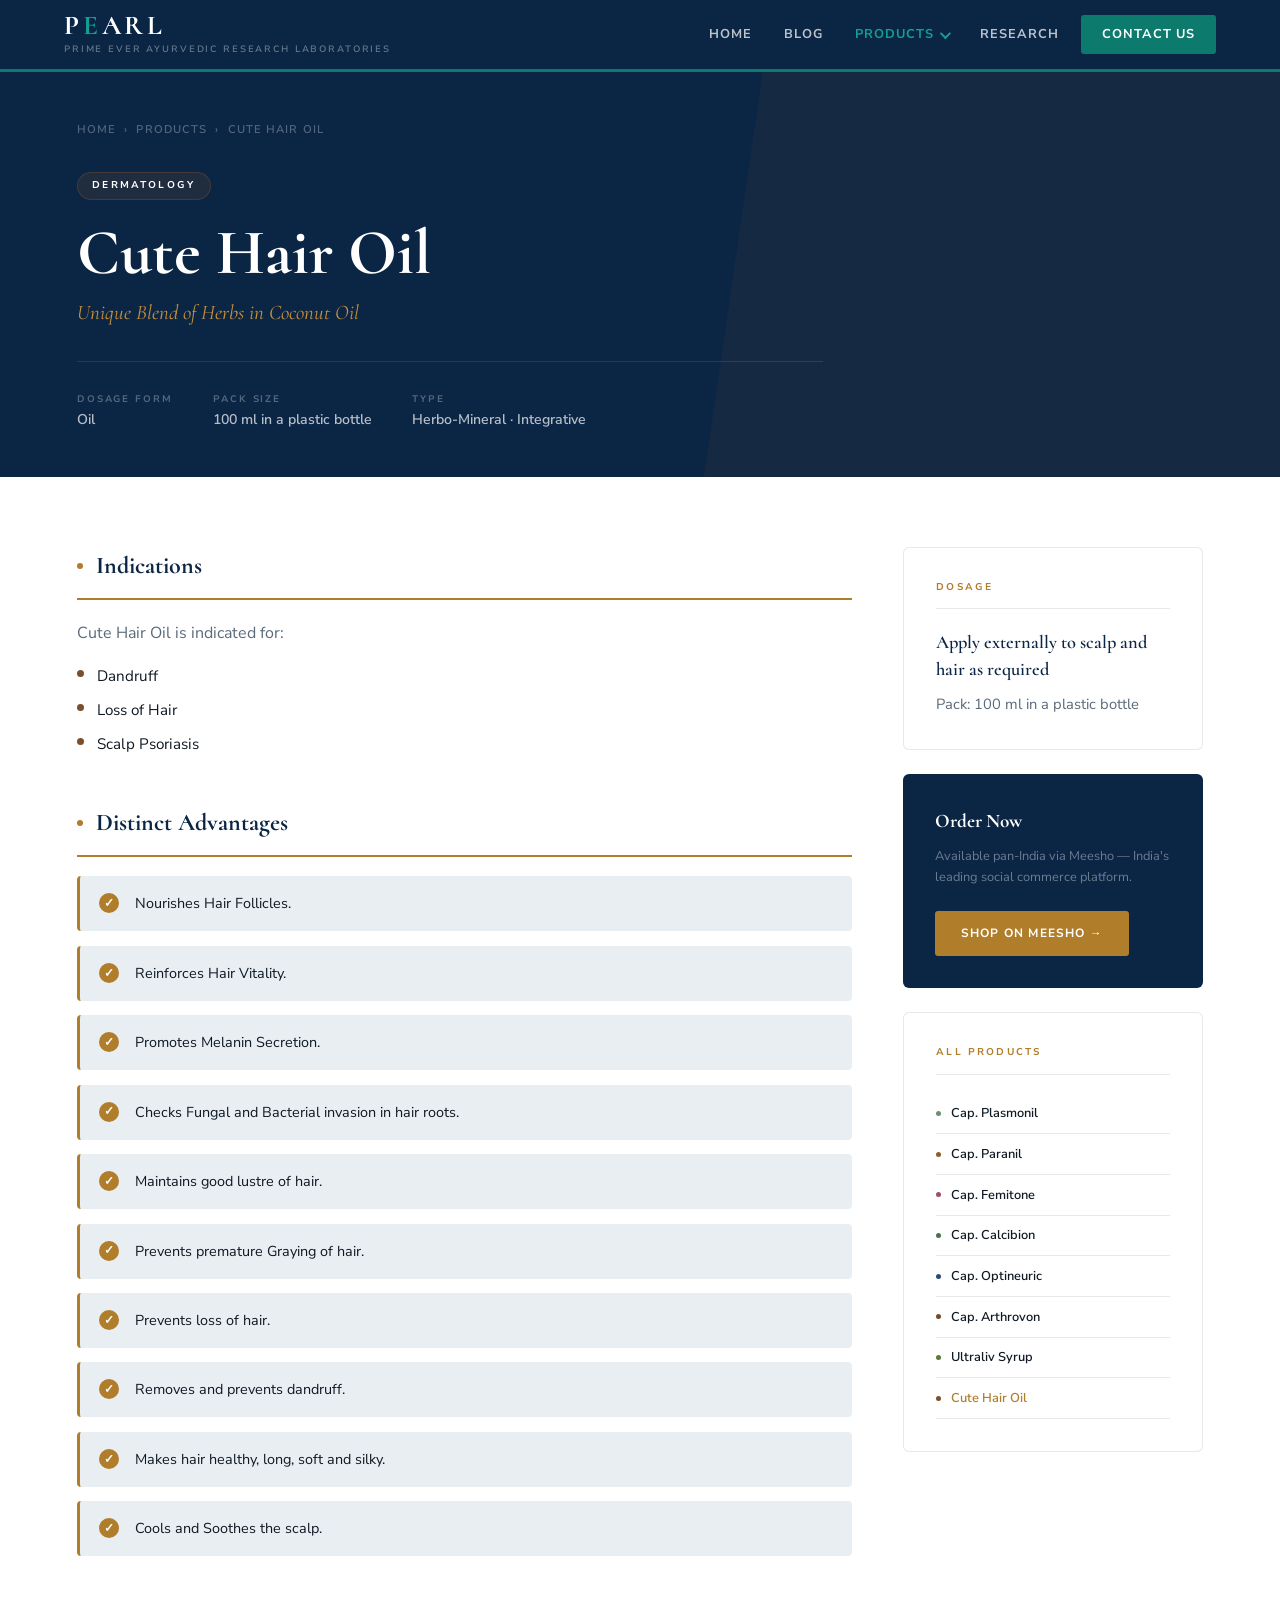
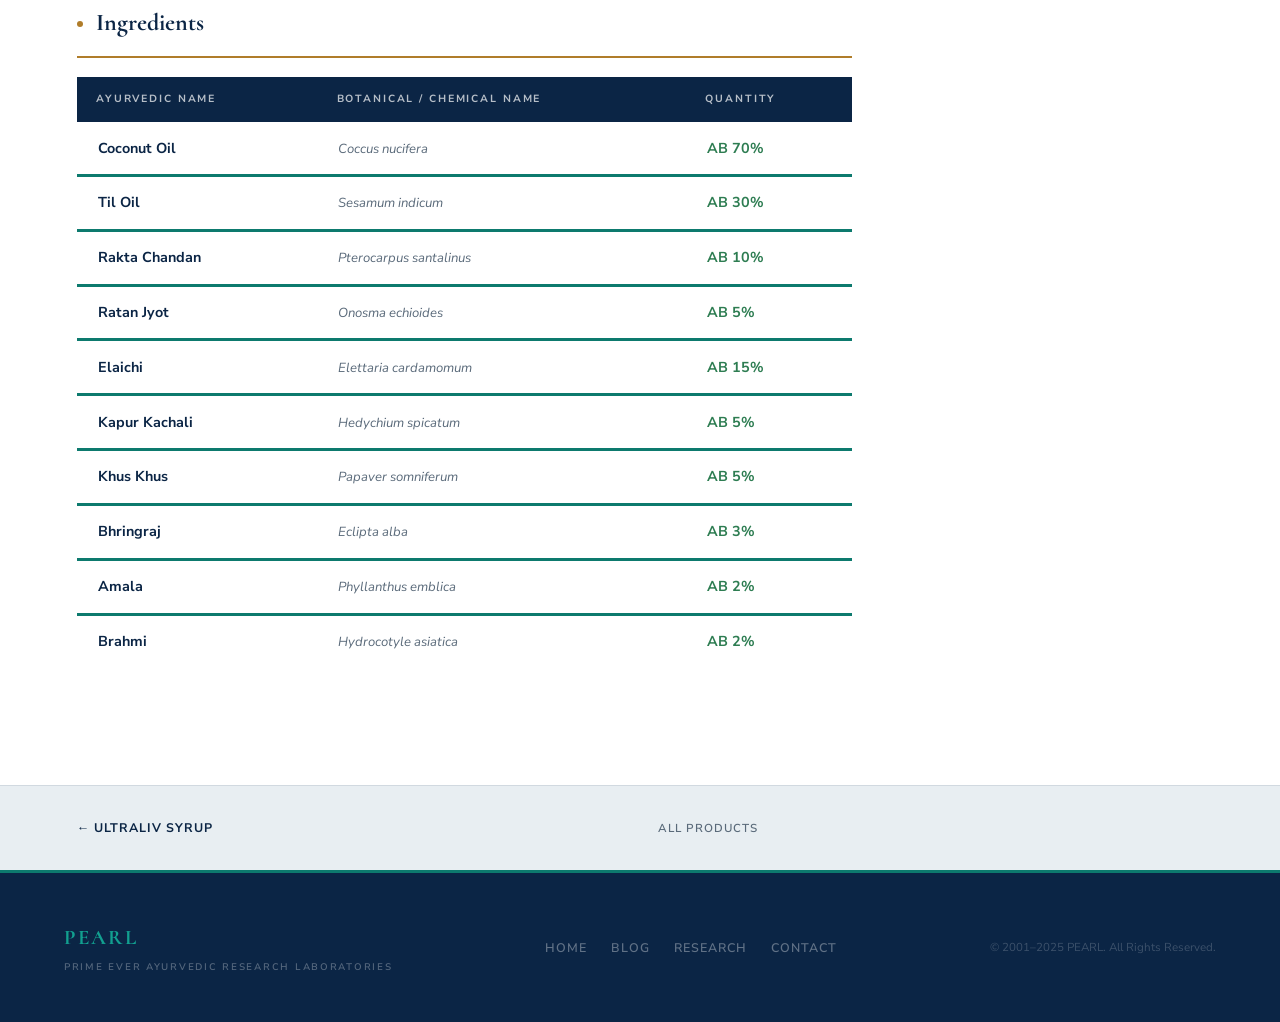
<file: cute.html>
<!DOCTYPE html>
<html lang="en">
<head>
  <meta charset="UTF-8"/>
  <meta name="viewport" content="width=device-width, initial-scale=1.0"/>
  <title>Cute Hair Oil — PEARL Integrative Medicine</title>
  <link rel="preconnect" href="https://fonts.googleapis.com">
  <link href="https://fonts.googleapis.com/css2?family=Cormorant:ital,wght@0,300;0,400;0,600;0,700;1,300;1,400;1,600&family=Nunito+Sans:wght@300;400;600;700;800&display=swap" rel="stylesheet">
  <link rel="stylesheet" href="shared.css">
  <style>
    /* ── PRODUCT PAGE STYLES ── */
    .prod-hero {
      padding-top: 76px;
      background: var(--navy);
      position: relative; overflow: hidden;
    }
    .prod-hero::after {
      content: '';
      position: absolute; top: 0; right: 0; bottom: 0; width: 45%;
      background: #7A4F2D1A;
      clip-path: polygon(12% 0, 100% 0, 100% 100%, 0% 100%);
    }
    .prod-hero-inner {
      padding: 5vh 6vw 5vh;
      position: relative; z-index: 2;
      max-width: 900px;
    }
    .prod-breadcrumb {
      display: flex; align-items: center; gap: 0.5rem;
      font-size: 0.7rem; font-weight: 600; letter-spacing: 0.1em;
      text-transform: uppercase; color: rgba(255,255,255,0.3);
      margin-bottom: 2rem;
    }
    .prod-breadcrumb a { color: rgba(255,255,255,0.3); transition: color 0.2s; }
    .prod-breadcrumb a:hover { color: var(--gold-lt); }
    .prod-cat-badge {
      display: inline-block;
      background: #7A4F2D33;
      border: 1px solid #7A4F2D66;
      color: #fff;
      font-size: 0.62rem; font-weight: 700; letter-spacing: 0.22em;
      text-transform: uppercase; padding: 0.3rem 0.9rem;
      border-radius: 100px; margin-bottom: 1.2rem;
    }
    .prod-hero-title {
      font-family: 'Cormorant', serif;
      font-size: clamp(2.8rem, 5vw, 5.5rem);
      font-weight: 700; color: white; line-height: 1.05;
      margin-bottom: 0.6rem;
    }
    .prod-tagline {
      font-family: 'Cormorant', serif;
      font-size: 1.3rem; font-style: italic; font-weight: 400;
      color: var(--gold-lt); margin-bottom: 2rem;
    }
    .prod-hero-meta {
      display: flex; align-items: center; gap: 2.5rem;
      padding-top: 1.8rem; border-top: 1px solid rgba(255,255,255,0.1);
    }
    .phm-item { display: flex; flex-direction: column; gap: 0.2rem; }
    .phm-label { font-size: 0.6rem; font-weight: 700; letter-spacing: 0.2em; text-transform: uppercase; color: rgba(255,255,255,0.3); }
    .phm-value { font-size: 0.88rem; font-weight: 600; color: rgba(255,255,255,0.7); }

    /* ── MAIN LAYOUT ── */
    .prod-layout {
      display: grid;
      grid-template-columns: 1fr 300px;
      gap: 4vw;
      padding: 70px 6vw;
      align-items: start;
    }

    /* ── CONTENT SECTIONS ── */
    .prod-section { margin-bottom: 3rem; }
    .prod-section-title {
      font-family: 'Cormorant', serif;
      font-size: 1.5rem; font-weight: 700; color: var(--navy);
      margin-bottom: 1.2rem; padding-bottom: 0.8rem;
      border-bottom: 2px solid var(--gold);
      display: flex; align-items: center; gap: 0.8rem;
    }
    .prod-section-title::before {
      content: '';
      width: 6px; height: 6px; border-radius: 50%;
      background: var(--gold); flex-shrink: 0;
    }

    .prod-indications ul {
      list-style: none; display: flex; flex-direction: column; gap: 0.6rem;
      margin-top: 0.8rem;
    }
    .prod-indications li {
      display: flex; align-items: flex-start; gap: 0.8rem;
      font-size: 0.95rem; color: var(--charcoal); line-height: 1.6;
    }
    .prod-indications li::before {
      content: '';
      width: 7px; height: 7px; border-radius: 50%;
      background: #7A4F2D;
      flex-shrink: 0; margin-top: 6px;
    }
    .prod-intro-text {
      font-size: 1.0rem; color: var(--gray); line-height: 1.8;
      margin-bottom: 1rem;
    }

    .prod-advantages ul {
      list-style: none; display: flex; flex-direction: column; gap: 0.9rem;
    }
    .prod-advantages li {
      display: flex; align-items: flex-start; gap: 1rem;
      font-size: 0.9rem; color: var(--charcoal); line-height: 1.6;
      padding: 1rem 1.2rem;
      background: var(--cream);
      border-radius: 4px;
      border-left: 3px solid var(--gold);
    }
    .prod-advantages li::before {
      content: '✓';
      font-size: 0.72rem; font-weight: 700;
      color: white;
      background: var(--gold);
      width: 20px; height: 20px; border-radius: 50%;
      display: flex; align-items: center; justify-content: center;
      flex-shrink: 0; margin-top: 1px;
    }

    /* ── INGREDIENTS TABLE ── */
    .ing-note { font-size: 0.85rem; color: var(--gray); margin-bottom: 1rem; font-style: italic; }
    .ing-table {
      width: 100%; border-collapse: collapse;
      font-size: 0.9rem;
    }
    .ing-table thead tr {
      background: var(--navy);
    }
    .ing-table thead th {
      padding: 0.9rem 1.2rem; text-align: left;
      font-size: 0.65rem; font-weight: 700;
      letter-spacing: 0.18em; text-transform: uppercase;
      color: rgba(255,255,255,0.7);
    }
    .ing-table tbody tr { border-bottom: 3px solid var(--teal); }
    .ing-table tbody tr:last-child { border-bottom: none; }
    .ing-table tbody tr:hover { background: var(--cream); }
    .ing-table td {
      padding: 0.9rem 1.3rem;
      color: var(--charcoal); font-size: 0.9rem;
    }
    .ing-table td:first-child { font-weight: 700; color: var(--navy); }
    .ing-table td em { font-style: italic; color: var(--gray); font-size: 0.82rem; }
    .ing-table td:last-child { font-weight: 700; color: var(--sage); white-space: nowrap; }

    /* ── SIDEBAR ── */
    .prod-sidebar { position: sticky; top: 96px; }
    .sidebar-card {
      background: white; border: 1px solid var(--border);
      border-radius: 6px; padding: 2rem;
      margin-bottom: 1.5rem;
    }
    .sidebar-card-title {
      font-size: 0.62rem; font-weight: 700; letter-spacing: 0.22em;
      text-transform: uppercase; color: var(--gold);
      margin-bottom: 1.2rem; padding-bottom: 0.8rem;
      border-bottom: 1px solid var(--border);
    }
    .dosage-text {
      font-family: 'Cormorant', serif;
      font-size: 1.15rem; font-weight: 600; color: var(--navy);
      line-height: 1.5;
    }
    .pack-text {
      font-size: 0.92rem; color: var(--gray); margin-top: 0.6rem;
    }
    .sidebar-order-card {
      background: var(--navy); border-radius: 6px; padding: 2rem;
      margin-bottom: 1.5rem;
    }
    .sidebar-order-title {
      font-family: 'Cormorant', serif;
      font-size: 1.2rem; font-weight: 700; color: white; margin-bottom: 0.6rem;
    }
    .sidebar-order-sub {
      font-size: 0.8rem; color: rgba(255,255,255,0.4); line-height: 1.6; margin-bottom: 1.5rem;
    }
    .meesho-btn {
      display: inline-flex; align-items: center; gap: 0.5rem;
      background: var(--gold); color: white;
      padding: 0.8rem 1.6rem; border-radius: 3px;
      font-size: 0.75rem; font-weight: 700;
      letter-spacing: 0.1em; text-transform: uppercase;
      transition: background 0.2s;
    }
    .meesho-btn:hover { background: var(--gold-lt); }

    .prod-nav-strip {
      display: flex; justify-content: space-between; align-items: center;
      padding: 2rem 6vw;
      background: var(--cream);
      border-top: 1px solid var(--border);
    }
    .prod-nav-btn {
      font-size: 0.78rem; font-weight: 700; letter-spacing: 0.08em;
      text-transform: uppercase; color: var(--navy);
      transition: color 0.2s;
    }
    .prod-nav-btn:hover { color: var(--gold); }

    @media (max-width: 860px) {
      .prod-layout { grid-template-columns: 1fr; }
      .prod-sidebar { position: static; }
    }

    @media (max-width: 768px) {
      .prod-hero-inner { padding: 4vh 5vw; }
      .prod-layout { grid-template-columns: 1fr; padding: 40px 5vw; gap: 2rem; }
      .prod-sidebar { position: static; }
      .data-box { grid-template-columns: 1fr 1fr; }
      .prod-hero-meta { flex-wrap: wrap; gap: 1rem; }
      .prod-hero-title { font-size: clamp(2rem, 7vw, 3.5rem); }
      .prod-nav-strip { flex-direction: column; gap: 1rem; text-align: center; }
    }
    @media (max-width: 480px) {
      .data-box { grid-template-columns: 1fr; }
      .ing-table { font-size: 0.82rem; }
      .ing-table td, .ing-table th { padding: 0.7rem 0.8rem; }
    }

  </style>
</head>
<body>

<header class="site-header" id="siteHeader">
  <a href="index.html" class="header-brand">
    <span class="brand-name">P<span>E</span>ARL</span>
    <span class="brand-full">Prime Ever Ayurvedic Research Laboratories</span>
  </a>
  <nav class="site-nav">
      <a href="index.html" class="nav-item ">Home</a>
  <a href="blog.html"  class="nav-item ">Blog</a>
  <div class="nav-dropdown">
    <a href="index.html#products" class="nav-item nav-dropdown-toggle active">
      Products <span class="caret"></span>
    </a>
    <div class="nav-dropdown-menu">
      <a href="index.html#products" class="dropdown-item" style="border-bottom:1px solid var(--border);margin-bottom:0.3rem;padding-bottom:1rem;"><div><span style="display:block;font-size:0.8rem;font-weight:700;color:var(--gold);">View All Products →</span><span class="dropdown-item-cat">Full product range</span></div></a>
<a href="plasmonil.html" class="dropdown-item" data-file="plasmonil.html"><div><span style="display:block;font-size:0.8rem;font-weight:700;">Cap. Plasmonil</span><span class="dropdown-item-cat">Anti-Malarial</span></div></a>
<a href="paranil.html" class="dropdown-item" data-file="paranil.html"><div><span style="display:block;font-size:0.8rem;font-weight:700;">Cap. Paranil</span><span class="dropdown-item-cat">Immune Support</span></div></a>
<a href="femitone.html" class="dropdown-item" data-file="femitone.html"><div><span style="display:block;font-size:0.8rem;font-weight:700;">Cap. Femitone</span><span class="dropdown-item-cat">Women's Health</span></div></a>
<a href="calcibion.html" class="dropdown-item" data-file="calcibion.html"><div><span style="display:block;font-size:0.8rem;font-weight:700;">Cap. Calcibion</span><span class="dropdown-item-cat">Bone & Mineral</span></div></a>
<a href="optineuric.html" class="dropdown-item" data-file="optineuric.html"><div><span style="display:block;font-size:0.8rem;font-weight:700;">Cap. Optineuric</span><span class="dropdown-item-cat">Neural & Vision</span></div></a>
<a href="arthrovon.html" class="dropdown-item" data-file="arthrovon.html"><div><span style="display:block;font-size:0.8rem;font-weight:700;">Cap. Arthrovon</span><span class="dropdown-item-cat">Joint Health</span></div></a>
<a href="ultraliv.html" class="dropdown-item" data-file="ultraliv.html"><div><span style="display:block;font-size:0.8rem;font-weight:700;">Ultraliv Syrup</span><span class="dropdown-item-cat">Hepatic Support</span></div></a>
<a href="cute.html" class="dropdown-item" data-file="cute.html"><div><span style="display:block;font-size:0.8rem;font-weight:700;">Cute Hair Oil</span><span class="dropdown-item-cat">Dermatology</span></div></a>
    </div>
  </div>
  <a href="post.html"  class="nav-item ">Research</a>
  <a href="index.html#contact" class="nav-item nav-cta">Contact Us</a>
  </nav>

  <button class="nav-hamburger" id="hamburger" aria-label="Open menu">
    <span></span><span></span><span></span>
  </button>
</header>

<div class="mobile-menu" id="mobileMenu">
  <a href="index.html" class="mobile-link">Home</a>
  <a href="blog.html" class="mobile-link">Blog</a>
  <a href="post.html" class="mobile-link">Research</a>
  <div class="mobile-section-label">Products</div>
  <a href="plasmonil.html"  class="mobile-product-link"><span class="mobile-dot"></span>Cap. Plasmonil</a>
  <a href="paranil.html"    class="mobile-product-link"><span class="mobile-dot"></span>Cap. Paranil</a>
  <a href="femitone.html"   class="mobile-product-link"><span class="mobile-dot"></span>Cap. Femitone</a>
  <a href="calcibion.html"  class="mobile-product-link"><span class="mobile-dot"></span>Cap. Calcibion</a>
  <a href="optineuric.html" class="mobile-product-link"><span class="mobile-dot"></span>Cap. Optineuric</a>
  <a href="arthrovon.html"  class="mobile-product-link"><span class="mobile-dot"></span>Cap. Arthrovon</a>
  <a href="ultraliv.html"   class="mobile-product-link"><span class="mobile-dot"></span>Ultraliv Syrup</a>
  <a href="cute.html"       class="mobile-product-link"><span class="mobile-dot"></span>Cute Hair Oil</a>
  <a href="index.html#contact" class="mobile-cta">Contact Us</a>
</div>


<!-- HERO -->
<section class="prod-hero">
  <div class="prod-hero-inner">
    <div class="prod-breadcrumb">
      <a href="index.html">Home</a> <span>›</span>
      <a href="index.html#products">Products</a> <span>›</span>
      <span>Cute Hair Oil</span>
    </div>
    <div class="prod-cat-badge">Dermatology</div>
    <h1 class="prod-hero-title">Cute Hair Oil</h1>
    <p class="prod-tagline">Unique Blend of Herbs in Coconut Oil</p>
    <div class="prod-hero-meta">
      <div class="phm-item">
        <span class="phm-label">Dosage Form</span>
        <span class="phm-value">Oil</span>
      </div>
      <div class="phm-item">
        <span class="phm-label">Pack Size</span>
        <span class="phm-value">100 ml in a plastic bottle</span>
      </div>
      <div class="phm-item">
        <span class="phm-label">Type</span>
        <span class="phm-value">Herbo-Mineral · Integrative</span>
      </div>
    </div>
  </div>
</section>

<!-- MAIN -->
<div class="prod-layout">
  <main>

    <!-- Indications -->
    <div class="prod-section prod-indications">
      <h2 class="prod-section-title">Indications</h2>
      <p class="prod-intro-text">Cute Hair Oil is indicated for:</p>
      <ul><li>Dandruff</li>
<li>Loss of Hair</li>
<li>Scalp Psoriasis</li></ul>
    </div>

    <!-- Advantages -->
    <div class="prod-section prod-advantages">
      <h2 class="prod-section-title">Distinct Advantages</h2>
      <ul><li>Nourishes Hair Follicles.</li>
<li>Reinforces Hair Vitality.</li>
<li>Promotes Melanin Secretion.</li>
<li>Checks Fungal and Bacterial invasion in hair roots.</li>
<li>Maintains good lustre of hair.</li>
<li>Prevents premature Graying of hair.</li>
<li>Prevents loss of hair.</li>
<li>Removes and prevents dandruff.</li>
<li>Makes hair healthy, long, soft and silky.</li>
<li>Cools and Soothes the scalp.</li></ul>
    </div>

    <!-- Ingredients -->
    <div class="prod-section">
      <h2 class="prod-section-title">Ingredients</h2>
      
      <table class="ing-table">
        <thead>
          <tr>
            <th>Ayurvedic Name</th>
            <th>Botanical / Chemical Name</th>
            <th>Quantity</th>
          </tr>
        </thead>
        <tbody>
          <tr><td>Coconut Oil</td><td><em>Coccus nucifera</em></td><td>AB 70%</td></tr>
<tr><td>Til Oil</td><td><em>Sesamum indicum</em></td><td>AB 30%</td></tr>
<tr><td>Rakta Chandan</td><td><em>Pterocarpus santalinus</em></td><td>AB 10%</td></tr>
<tr><td>Ratan Jyot</td><td><em>Onosma echioides</em></td><td>AB 5%</td></tr>
<tr><td>Elaichi</td><td><em>Elettaria cardamomum</em></td><td>AB 15%</td></tr>
<tr><td>Kapur Kachali</td><td><em>Hedychium spicatum</em></td><td>AB 5%</td></tr>
<tr><td>Khus Khus</td><td><em>Papaver somniferum</em></td><td>AB 5%</td></tr>
<tr><td>Bhringraj</td><td><em>Eclipta alba</em></td><td>AB 3%</td></tr>
<tr><td>Amala</td><td><em>Phyllanthus emblica</em></td><td>AB 2%</td></tr>
<tr><td>Brahmi</td><td><em>Hydrocotyle asiatica</em></td><td>AB 2%</td></tr>
        </tbody>
      </table>
    </div>

  </main>

  <!-- SIDEBAR -->
  <aside class="prod-sidebar">

    <div class="sidebar-card">
      <div class="sidebar-card-title">Dosage</div>
      <p class="dosage-text">Apply externally to scalp and hair as required</p>
      <p class="pack-text">Pack: 100 ml in a plastic bottle</p>
    </div>

    <div class="sidebar-order-card">
      <div class="sidebar-order-title">Order Now</div>
      <p class="sidebar-order-sub">Available pan-India via Meesho — India's leading social commerce platform.</p>
      <a href="https://meesho.com/classy-hair-care-combo/p/124bl8?_ms=2&source=Meri+Shop" class="meesho-btn" target="_blank">Shop on Meesho →</a>
    </div>

    <div class="sidebar-card">
      <div class="sidebar-card-title">All Products</div>
      <a href="plasmonil.html" style="display:flex;align-items:center;gap:0.6rem;padding:0.6rem 0;border-bottom:1px solid var(--border);font-size:0.8rem;font-weight:600;color:var(--plum);transition:color 0.2s;" onmouseover="this.style.color='var(--gold)'" onmouseout="this.style.color='var(--plum)'"><span style="width:5px;height:5px;border-radius:50%;background:#6B8F71;flex-shrink:0;display:inline-block;"></span>Cap. Plasmonil</a><a href="paranil.html" style="display:flex;align-items:center;gap:0.6rem;padding:0.6rem 0;border-bottom:1px solid var(--border);font-size:0.8rem;font-weight:600;color:var(--plum);transition:color 0.2s;" onmouseover="this.style.color='var(--gold)'" onmouseout="this.style.color='var(--plum)'"><span style="width:5px;height:5px;border-radius:50%;background:#8B5E2A;flex-shrink:0;display:inline-block;"></span>Cap. Paranil</a><a href="femitone.html" style="display:flex;align-items:center;gap:0.6rem;padding:0.6rem 0;border-bottom:1px solid var(--border);font-size:0.8rem;font-weight:600;color:var(--plum);transition:color 0.2s;" onmouseover="this.style.color='var(--gold)'" onmouseout="this.style.color='var(--plum)'"><span style="width:5px;height:5px;border-radius:50%;background:#9B4F72;flex-shrink:0;display:inline-block;"></span>Cap. Femitone</a><a href="calcibion.html" style="display:flex;align-items:center;gap:0.6rem;padding:0.6rem 0;border-bottom:1px solid var(--border);font-size:0.8rem;font-weight:600;color:var(--plum);transition:color 0.2s;" onmouseover="this.style.color='var(--gold)'" onmouseout="this.style.color='var(--plum)'"><span style="width:5px;height:5px;border-radius:50%;background:#4A7052;flex-shrink:0;display:inline-block;"></span>Cap. Calcibion</a><a href="optineuric.html" style="display:flex;align-items:center;gap:0.6rem;padding:0.6rem 0;border-bottom:1px solid var(--border);font-size:0.8rem;font-weight:600;color:var(--plum);transition:color 0.2s;" onmouseover="this.style.color='var(--gold)'" onmouseout="this.style.color='var(--plum)'"><span style="width:5px;height:5px;border-radius:50%;background:#2D4A70;flex-shrink:0;display:inline-block;"></span>Cap. Optineuric</a><a href="arthrovon.html" style="display:flex;align-items:center;gap:0.6rem;padding:0.6rem 0;border-bottom:1px solid var(--border);font-size:0.8rem;font-weight:600;color:var(--plum);transition:color 0.2s;" onmouseover="this.style.color='var(--gold)'" onmouseout="this.style.color='var(--plum)'"><span style="width:5px;height:5px;border-radius:50%;background:#704A2D;flex-shrink:0;display:inline-block;"></span>Cap. Arthrovon</a><a href="ultraliv.html" style="display:flex;align-items:center;gap:0.6rem;padding:0.6rem 0;border-bottom:1px solid var(--border);font-size:0.8rem;font-weight:600;color:var(--plum);transition:color 0.2s;" onmouseover="this.style.color='var(--gold)'" onmouseout="this.style.color='var(--plum)'"><span style="width:5px;height:5px;border-radius:50%;background:#5C7A3A;flex-shrink:0;display:inline-block;"></span>Ultraliv Syrup</a><a href="cute.html" style="display:flex;align-items:center;gap:0.6rem;padding:0.6rem 0;border-bottom:1px solid var(--border);font-size:0.8rem;font-weight:600;color:var(--gold);transition:color 0.2s;" onmouseover="this.style.color='var(--gold)'" onmouseout="this.style.color='var(--gold)'"><span style="width:5px;height:5px;border-radius:50%;background:#7A4F2D;flex-shrink:0;display:inline-block;"></span>Cute Hair Oil</a>
    </div>

  </aside>
</div>

<!-- PREV/NEXT -->
<div class="prod-nav-strip">
  <a href="ultraliv.html" class="prod-nav-btn">← Ultraliv Syrup</a>
  <a href="index.html#products" style="font-size:0.72rem;color:var(--gray);font-weight:600;letter-spacing:0.1em;text-transform:uppercase;">All Products</a>
  <span></span>
</div>

<footer class="site-footer">
  <div>
    <div class="footer-brand-name">PEARL</div>
    <div class="footer-brand-sub">Prime Ever Ayurvedic Research Laboratories</div>
  </div>
  <ul class="footer-links">
    <li><a href="index.html">Home</a></li>
    <li><a href="blog.html">Blog</a></li>
    <li><a href="post.html">Research</a></li>
    <li><a href="index.html#contact">Contact</a></li>
  </ul>
  <p class="footer-copy">© 2001–2025 PEARL. All Rights Reserved.</p>
</footer>



<script>
  const hdr = document.getElementById('siteHeader');
  window.addEventListener('scroll', () => hdr.classList.toggle('scrolled', window.scrollY > 20));
  const ham = document.getElementById('hamburger');
  const mob = document.getElementById('mobileMenu');
  ham.addEventListener('click', () => {
    const open = mob.classList.toggle('open');
    ham.classList.toggle('open', open);
    document.body.style.overflow = open ? 'hidden' : '';
  });
  mob.querySelectorAll('a').forEach(a => a.addEventListener('click', () => {
    mob.classList.remove('open');
    ham.classList.remove('open');
    document.body.style.overflow = '';
  }));
</script>
</body>
</html>
</file>
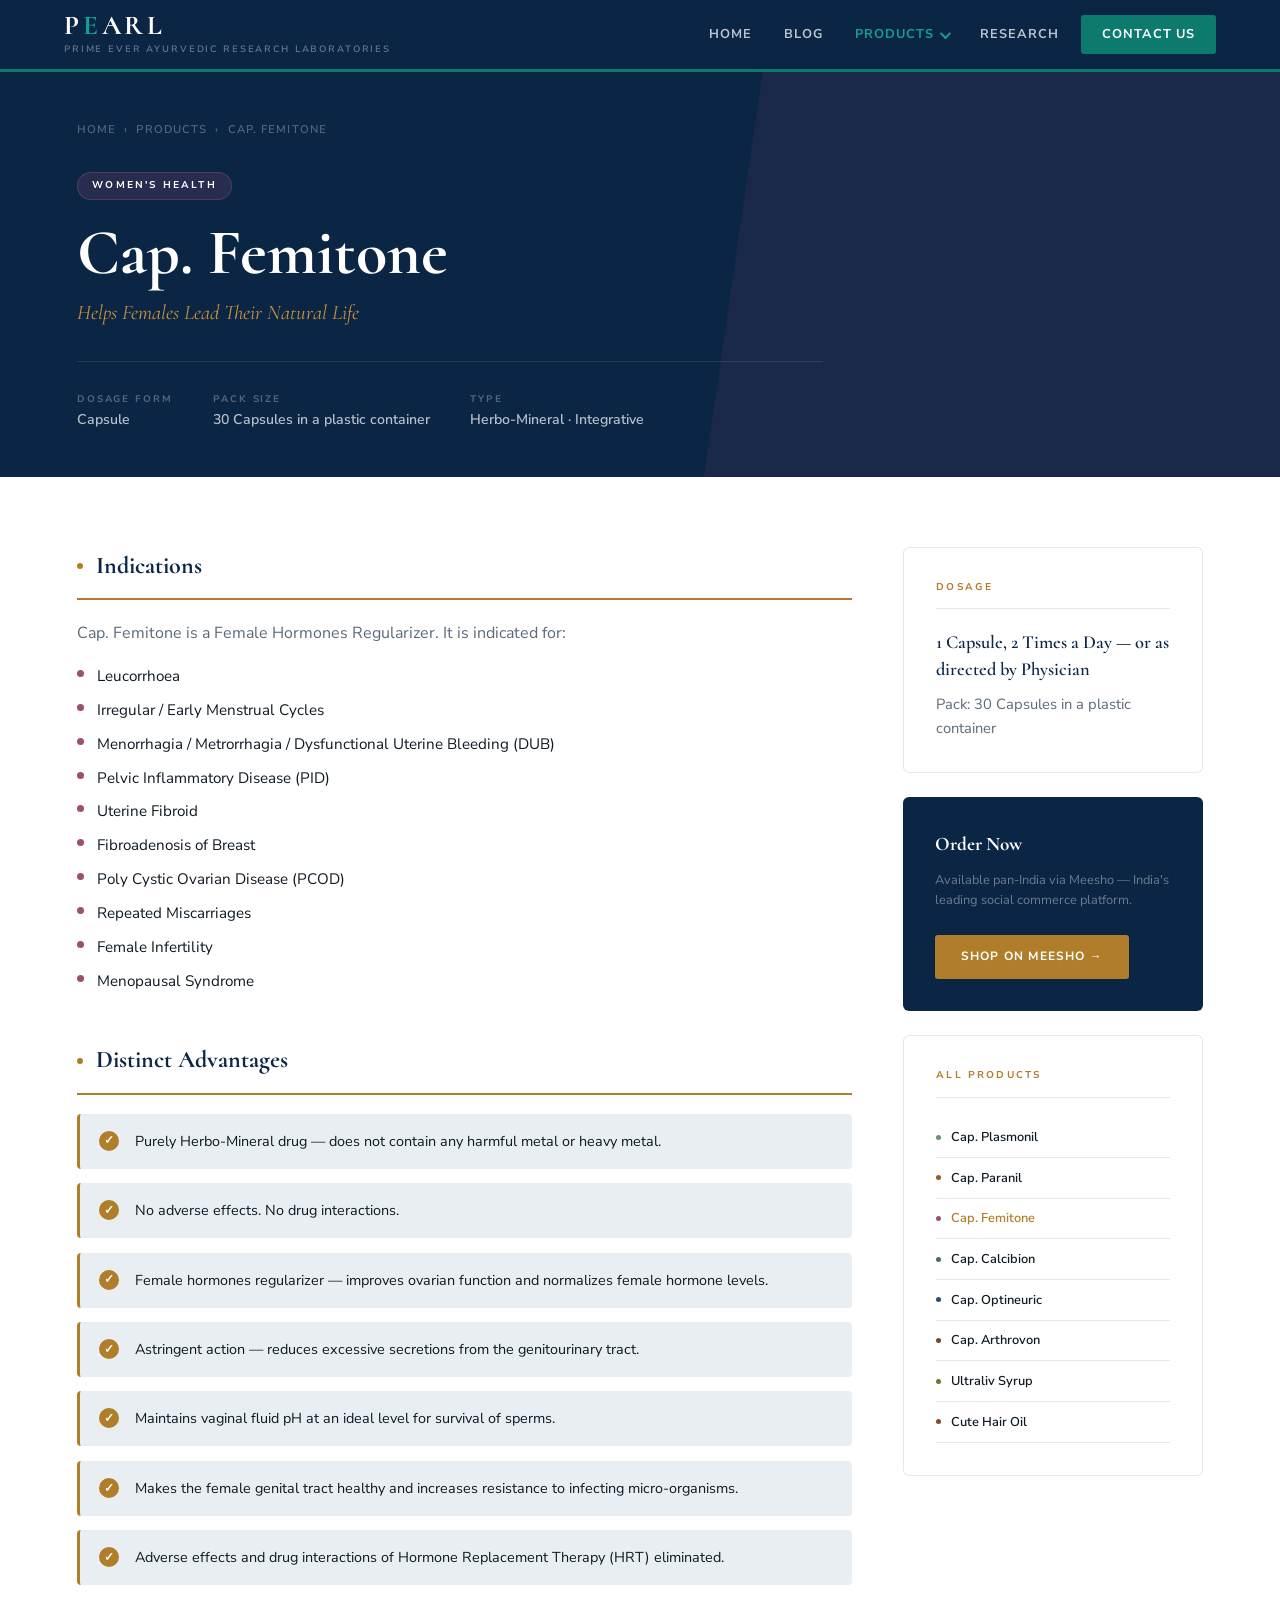
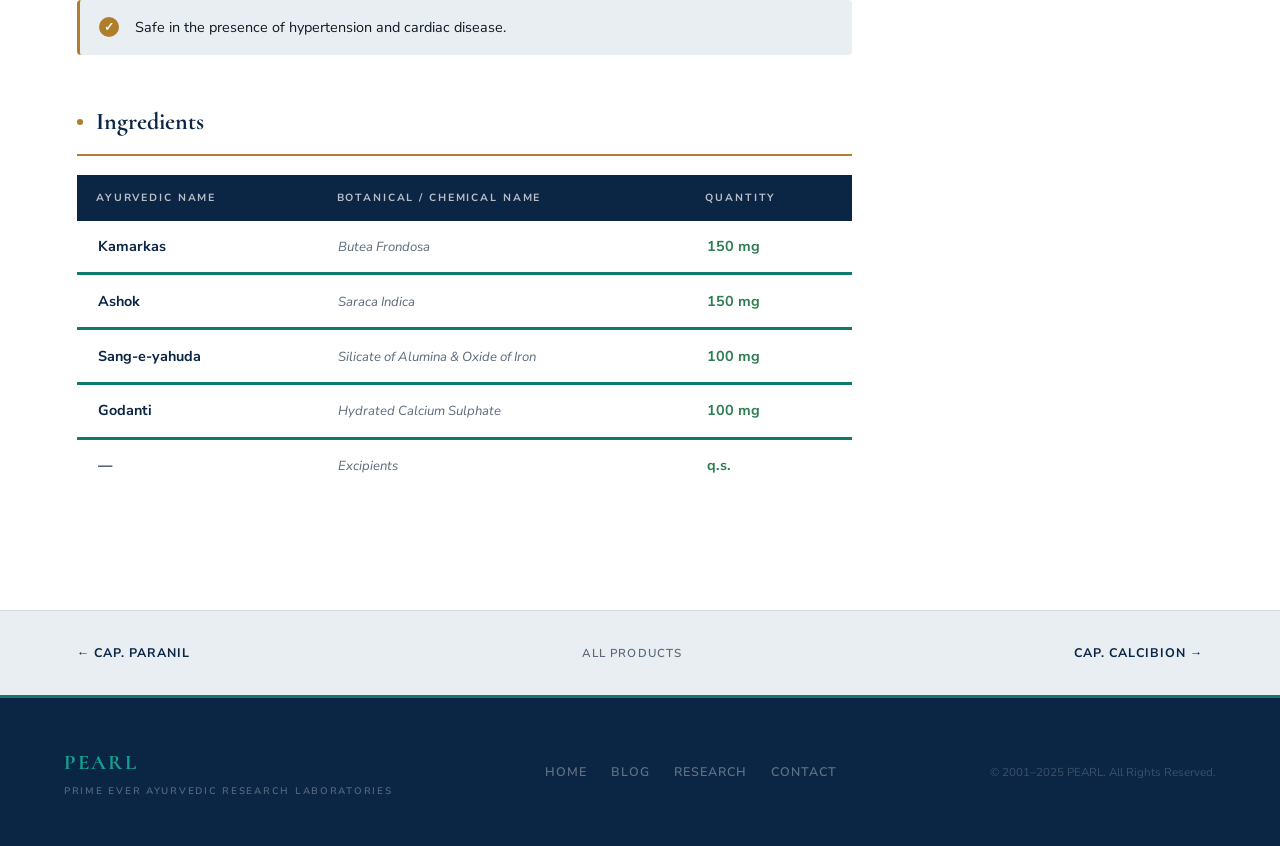
<file: femitone.html>
<!DOCTYPE html>
<html lang="en">
<head>
  <meta charset="UTF-8"/>
  <meta name="viewport" content="width=device-width, initial-scale=1.0"/>
  <title>Cap. Femitone — PEARL Integrative Medicine</title>
  <link rel="preconnect" href="https://fonts.googleapis.com">
  <link href="https://fonts.googleapis.com/css2?family=Cormorant:ital,wght@0,300;0,400;0,600;0,700;1,300;1,400;1,600&family=Nunito+Sans:wght@300;400;600;700;800&display=swap" rel="stylesheet">
  <link rel="stylesheet" href="shared.css">
  <style>
    /* ── PRODUCT PAGE STYLES ── */
    .prod-hero {
      padding-top: 76px;
      background: var(--navy);
      position: relative; overflow: hidden;
    }
    .prod-hero::after {
      content: '';
      position: absolute; top: 0; right: 0; bottom: 0; width: 45%;
      background: #9B4F721A;
      clip-path: polygon(12% 0, 100% 0, 100% 100%, 0% 100%);
    }
    .prod-hero-inner {
      padding: 5vh 6vw 5vh;
      position: relative; z-index: 2;
      max-width: 900px;
    }
    .prod-breadcrumb {
      display: flex; align-items: center; gap: 0.5rem;
      font-size: 0.7rem; font-weight: 600; letter-spacing: 0.1em;
      text-transform: uppercase; color: rgba(255,255,255,0.3);
      margin-bottom: 2rem;
    }
    .prod-breadcrumb a { color: rgba(255,255,255,0.3); transition: color 0.2s; }
    .prod-breadcrumb a:hover { color: var(--gold-lt); }
    .prod-cat-badge {
      display: inline-block;
      background: #9B4F7233;
      border: 1px solid #9B4F7266;
      color: #fff;
      font-size: 0.62rem; font-weight: 700; letter-spacing: 0.22em;
      text-transform: uppercase; padding: 0.3rem 0.9rem;
      border-radius: 100px; margin-bottom: 1.2rem;
    }
    .prod-hero-title {
      font-family: 'Cormorant', serif;
      font-size: clamp(2.8rem, 5vw, 5.5rem);
      font-weight: 700; color: white; line-height: 1.05;
      margin-bottom: 0.6rem;
    }
    .prod-tagline {
      font-family: 'Cormorant', serif;
      font-size: 1.3rem; font-style: italic; font-weight: 400;
      color: var(--gold-lt); margin-bottom: 2rem;
    }
    .prod-hero-meta {
      display: flex; align-items: center; gap: 2.5rem;
      padding-top: 1.8rem; border-top: 1px solid rgba(255,255,255,0.1);
    }
    .phm-item { display: flex; flex-direction: column; gap: 0.2rem; }
    .phm-label { font-size: 0.6rem; font-weight: 700; letter-spacing: 0.2em; text-transform: uppercase; color: rgba(255,255,255,0.3); }
    .phm-value { font-size: 0.88rem; font-weight: 600; color: rgba(255,255,255,0.7); }

    /* ── MAIN LAYOUT ── */
    .prod-layout {
      display: grid;
      grid-template-columns: 1fr 300px;
      gap: 4vw;
      padding: 70px 6vw;
      align-items: start;
    }

    /* ── CONTENT SECTIONS ── */
    .prod-section { margin-bottom: 3rem; }
    .prod-section-title {
      font-family: 'Cormorant', serif;
      font-size: 1.5rem; font-weight: 700; color: var(--navy);
      margin-bottom: 1.2rem; padding-bottom: 0.8rem;
      border-bottom: 2px solid var(--gold);
      display: flex; align-items: center; gap: 0.8rem;
    }
    .prod-section-title::before {
      content: '';
      width: 6px; height: 6px; border-radius: 50%;
      background: var(--gold); flex-shrink: 0;
    }

    .prod-indications ul {
      list-style: none; display: flex; flex-direction: column; gap: 0.6rem;
      margin-top: 0.8rem;
    }
    .prod-indications li {
      display: flex; align-items: flex-start; gap: 0.8rem;
      font-size: 0.95rem; color: var(--charcoal); line-height: 1.6;
    }
    .prod-indications li::before {
      content: '';
      width: 7px; height: 7px; border-radius: 50%;
      background: #9B4F72;
      flex-shrink: 0; margin-top: 6px;
    }
    .prod-intro-text {
      font-size: 1.0rem; color: var(--gray); line-height: 1.8;
      margin-bottom: 1rem;
    }

    .prod-advantages ul {
      list-style: none; display: flex; flex-direction: column; gap: 0.9rem;
    }
    .prod-advantages li {
      display: flex; align-items: flex-start; gap: 1rem;
      font-size: 0.9rem; color: var(--charcoal); line-height: 1.6;
      padding: 1rem 1.2rem;
      background: var(--cream);
      border-radius: 4px;
      border-left: 3px solid var(--gold);
    }
    .prod-advantages li::before {
      content: '✓';
      font-size: 0.72rem; font-weight: 700;
      color: white;
      background: var(--gold);
      width: 20px; height: 20px; border-radius: 50%;
      display: flex; align-items: center; justify-content: center;
      flex-shrink: 0; margin-top: 1px;
    }

    /* ── INGREDIENTS TABLE ── */
    .ing-note { font-size: 0.85rem; color: var(--gray); margin-bottom: 1rem; font-style: italic; }
    .ing-table {
      width: 100%; border-collapse: collapse;
      font-size: 0.9rem;
    }
    .ing-table thead tr {
      background: var(--navy);
    }
    .ing-table thead th {
      padding: 0.9rem 1.2rem; text-align: left;
      font-size: 0.65rem; font-weight: 700;
      letter-spacing: 0.18em; text-transform: uppercase;
      color: rgba(255,255,255,0.7);
    }
    .ing-table tbody tr { border-bottom: 3px solid var(--teal); }
    .ing-table tbody tr:last-child { border-bottom: none; }
    .ing-table tbody tr:hover { background: var(--cream); }
    .ing-table td {
      padding: 0.9rem 1.3rem;
      color: var(--charcoal); font-size: 0.9rem;
    }
    .ing-table td:first-child { font-weight: 700; color: var(--navy); }
    .ing-table td em { font-style: italic; color: var(--gray); font-size: 0.82rem; }
    .ing-table td:last-child { font-weight: 700; color: var(--sage); white-space: nowrap; }

    /* ── SIDEBAR ── */
    .prod-sidebar { position: sticky; top: 96px; }
    .sidebar-card {
      background: white; border: 1px solid var(--border);
      border-radius: 6px; padding: 2rem;
      margin-bottom: 1.5rem;
    }
    .sidebar-card-title {
      font-size: 0.62rem; font-weight: 700; letter-spacing: 0.22em;
      text-transform: uppercase; color: var(--gold);
      margin-bottom: 1.2rem; padding-bottom: 0.8rem;
      border-bottom: 1px solid var(--border);
    }
    .dosage-text {
      font-family: 'Cormorant', serif;
      font-size: 1.15rem; font-weight: 600; color: var(--navy);
      line-height: 1.5;
    }
    .pack-text {
      font-size: 0.92rem; color: var(--gray); margin-top: 0.6rem;
    }
    .sidebar-order-card {
      background: var(--navy); border-radius: 6px; padding: 2rem;
      margin-bottom: 1.5rem;
    }
    .sidebar-order-title {
      font-family: 'Cormorant', serif;
      font-size: 1.2rem; font-weight: 700; color: white; margin-bottom: 0.6rem;
    }
    .sidebar-order-sub {
      font-size: 0.8rem; color: rgba(255,255,255,0.4); line-height: 1.6; margin-bottom: 1.5rem;
    }
    .meesho-btn {
      display: inline-flex; align-items: center; gap: 0.5rem;
      background: var(--gold); color: white;
      padding: 0.8rem 1.6rem; border-radius: 3px;
      font-size: 0.75rem; font-weight: 700;
      letter-spacing: 0.1em; text-transform: uppercase;
      transition: background 0.2s;
    }
    .meesho-btn:hover { background: var(--gold-lt); }

    .prod-nav-strip {
      display: flex; justify-content: space-between; align-items: center;
      padding: 2rem 6vw;
      background: var(--cream);
      border-top: 1px solid var(--border);
    }
    .prod-nav-btn {
      font-size: 0.78rem; font-weight: 700; letter-spacing: 0.08em;
      text-transform: uppercase; color: var(--navy);
      transition: color 0.2s;
    }
    .prod-nav-btn:hover { color: var(--gold); }

    @media (max-width: 860px) {
      .prod-layout { grid-template-columns: 1fr; }
      .prod-sidebar { position: static; }
    }

    @media (max-width: 768px) {
      .prod-hero-inner { padding: 4vh 5vw; }
      .prod-layout { grid-template-columns: 1fr; padding: 40px 5vw; gap: 2rem; }
      .prod-sidebar { position: static; }
      .data-box { grid-template-columns: 1fr 1fr; }
      .prod-hero-meta { flex-wrap: wrap; gap: 1rem; }
      .prod-hero-title { font-size: clamp(2rem, 7vw, 3.5rem); }
      .prod-nav-strip { flex-direction: column; gap: 1rem; text-align: center; }
    }
    @media (max-width: 480px) {
      .data-box { grid-template-columns: 1fr; }
      .ing-table { font-size: 0.82rem; }
      .ing-table td, .ing-table th { padding: 0.7rem 0.8rem; }
    }

  </style>
</head>
<body>

<header class="site-header" id="siteHeader">
  <a href="index.html" class="header-brand">
    <span class="brand-name">P<span>E</span>ARL</span>
    <span class="brand-full">Prime Ever Ayurvedic Research Laboratories</span>
  </a>
  <nav class="site-nav">
      <a href="index.html" class="nav-item ">Home</a>
  <a href="blog.html"  class="nav-item ">Blog</a>
  <div class="nav-dropdown">
    <a href="index.html#products" class="nav-item nav-dropdown-toggle active">
      Products <span class="caret"></span>
    </a>
    <div class="nav-dropdown-menu">
      <a href="index.html#products" class="dropdown-item" style="border-bottom:1px solid var(--border);margin-bottom:0.3rem;padding-bottom:1rem;"><div><span style="display:block;font-size:0.8rem;font-weight:700;color:var(--gold);">View All Products →</span><span class="dropdown-item-cat">Full product range</span></div></a>
<a href="plasmonil.html" class="dropdown-item" data-file="plasmonil.html"><div><span style="display:block;font-size:0.8rem;font-weight:700;">Cap. Plasmonil</span><span class="dropdown-item-cat">Anti-Malarial</span></div></a>
<a href="paranil.html" class="dropdown-item" data-file="paranil.html"><div><span style="display:block;font-size:0.8rem;font-weight:700;">Cap. Paranil</span><span class="dropdown-item-cat">Immune Support</span></div></a>
<a href="femitone.html" class="dropdown-item" data-file="femitone.html"><div><span style="display:block;font-size:0.8rem;font-weight:700;">Cap. Femitone</span><span class="dropdown-item-cat">Women's Health</span></div></a>
<a href="calcibion.html" class="dropdown-item" data-file="calcibion.html"><div><span style="display:block;font-size:0.8rem;font-weight:700;">Cap. Calcibion</span><span class="dropdown-item-cat">Bone & Mineral</span></div></a>
<a href="optineuric.html" class="dropdown-item" data-file="optineuric.html"><div><span style="display:block;font-size:0.8rem;font-weight:700;">Cap. Optineuric</span><span class="dropdown-item-cat">Neural & Vision</span></div></a>
<a href="arthrovon.html" class="dropdown-item" data-file="arthrovon.html"><div><span style="display:block;font-size:0.8rem;font-weight:700;">Cap. Arthrovon</span><span class="dropdown-item-cat">Joint Health</span></div></a>
<a href="ultraliv.html" class="dropdown-item" data-file="ultraliv.html"><div><span style="display:block;font-size:0.8rem;font-weight:700;">Ultraliv Syrup</span><span class="dropdown-item-cat">Hepatic Support</span></div></a>
<a href="cute.html" class="dropdown-item" data-file="cute.html"><div><span style="display:block;font-size:0.8rem;font-weight:700;">Cute Hair Oil</span><span class="dropdown-item-cat">Dermatology</span></div></a>
    </div>
  </div>
  <a href="post.html"  class="nav-item ">Research</a>
  <a href="index.html#contact" class="nav-item nav-cta">Contact Us</a>
  </nav>

  <button class="nav-hamburger" id="hamburger" aria-label="Open menu">
    <span></span><span></span><span></span>
  </button>
</header>

<div class="mobile-menu" id="mobileMenu">
  <a href="index.html" class="mobile-link">Home</a>
  <a href="blog.html" class="mobile-link">Blog</a>
  <a href="post.html" class="mobile-link">Research</a>
  <div class="mobile-section-label">Products</div>
  <a href="plasmonil.html"  class="mobile-product-link"><span class="mobile-dot"></span>Cap. Plasmonil</a>
  <a href="paranil.html"    class="mobile-product-link"><span class="mobile-dot"></span>Cap. Paranil</a>
  <a href="femitone.html"   class="mobile-product-link"><span class="mobile-dot"></span>Cap. Femitone</a>
  <a href="calcibion.html"  class="mobile-product-link"><span class="mobile-dot"></span>Cap. Calcibion</a>
  <a href="optineuric.html" class="mobile-product-link"><span class="mobile-dot"></span>Cap. Optineuric</a>
  <a href="arthrovon.html"  class="mobile-product-link"><span class="mobile-dot"></span>Cap. Arthrovon</a>
  <a href="ultraliv.html"   class="mobile-product-link"><span class="mobile-dot"></span>Ultraliv Syrup</a>
  <a href="cute.html"       class="mobile-product-link"><span class="mobile-dot"></span>Cute Hair Oil</a>
  <a href="index.html#contact" class="mobile-cta">Contact Us</a>
</div>


<!-- HERO -->
<section class="prod-hero">
  <div class="prod-hero-inner">
    <div class="prod-breadcrumb">
      <a href="index.html">Home</a> <span>›</span>
      <a href="index.html#products">Products</a> <span>›</span>
      <span>Cap. Femitone</span>
    </div>
    <div class="prod-cat-badge">Women's Health</div>
    <h1 class="prod-hero-title">Cap. Femitone</h1>
    <p class="prod-tagline">Helps Females Lead Their Natural Life</p>
    <div class="prod-hero-meta">
      <div class="phm-item">
        <span class="phm-label">Dosage Form</span>
        <span class="phm-value">Capsule</span>
      </div>
      <div class="phm-item">
        <span class="phm-label">Pack Size</span>
        <span class="phm-value">30 Capsules in a plastic container</span>
      </div>
      <div class="phm-item">
        <span class="phm-label">Type</span>
        <span class="phm-value">Herbo-Mineral · Integrative</span>
      </div>
    </div>
  </div>
</section>

<!-- MAIN -->
<div class="prod-layout">
  <main>

    <!-- Indications -->
    <div class="prod-section prod-indications">
      <h2 class="prod-section-title">Indications</h2>
      <p class="prod-intro-text">Cap. Femitone is a Female Hormones Regularizer. It is indicated for:</p>
      <ul><li>Leucorrhoea</li>
<li>Irregular / Early Menstrual Cycles</li>
<li>Menorrhagia / Metrorrhagia / Dysfunctional Uterine Bleeding (DUB)</li>
<li>Pelvic Inflammatory Disease (PID)</li>
<li>Uterine Fibroid</li>
<li>Fibroadenosis of Breast</li>
<li>Poly Cystic Ovarian Disease (PCOD)</li>
<li>Repeated Miscarriages</li>
<li>Female Infertility</li>
<li>Menopausal Syndrome</li></ul>
    </div>

    <!-- Advantages -->
    <div class="prod-section prod-advantages">
      <h2 class="prod-section-title">Distinct Advantages</h2>
      <ul><li>Purely Herbo-Mineral drug — does not contain any harmful metal or heavy metal.</li>
<li>No adverse effects. No drug interactions.</li>
<li>Female hormones regularizer — improves ovarian function and normalizes female hormone levels.</li>
<li>Astringent action — reduces excessive secretions from the genitourinary tract.</li>
<li>Maintains vaginal fluid pH at an ideal level for survival of sperms.</li>
<li>Makes the female genital tract healthy and increases resistance to infecting micro-organisms.</li>
<li>Adverse effects and drug interactions of Hormone Replacement Therapy (HRT) eliminated.</li>
<li>Safe in the presence of hypertension and cardiac disease.</li></ul>
    </div>

    <!-- Ingredients -->
    <div class="prod-section">
      <h2 class="prod-section-title">Ingredients</h2>
      
      <table class="ing-table">
        <thead>
          <tr>
            <th>Ayurvedic Name</th>
            <th>Botanical / Chemical Name</th>
            <th>Quantity</th>
          </tr>
        </thead>
        <tbody>
          <tr><td>Kamarkas</td><td><em>Butea Frondosa</em></td><td>150 mg</td></tr>
<tr><td>Ashok</td><td><em>Saraca Indica</em></td><td>150 mg</td></tr>
<tr><td>Sang-e-yahuda</td><td><em>Silicate of Alumina & Oxide of Iron</em></td><td>100 mg</td></tr>
<tr><td>Godanti</td><td><em>Hydrated Calcium Sulphate</em></td><td>100 mg</td></tr>
<tr><td>—</td><td><em>Excipients</em></td><td>q.s.</td></tr>
        </tbody>
      </table>
    </div>

  </main>

  <!-- SIDEBAR -->
  <aside class="prod-sidebar">

    <div class="sidebar-card">
      <div class="sidebar-card-title">Dosage</div>
      <p class="dosage-text">1 Capsule, 2 Times a Day — or as directed by Physician</p>
      <p class="pack-text">Pack: 30 Capsules in a plastic container</p>
    </div>

    <div class="sidebar-order-card">
      <div class="sidebar-order-title">Order Now</div>
      <p class="sidebar-order-sub">Available pan-India via Meesho — India's leading social commerce platform.</p>
      <a href="https://meesho.com/PRIMEEVERAYURVEDICRESEARCHLABORATOR" class="meesho-btn" target="_blank">Shop on Meesho →</a>
    </div>

    <div class="sidebar-card">
      <div class="sidebar-card-title">All Products</div>
      <a href="plasmonil.html" style="display:flex;align-items:center;gap:0.6rem;padding:0.6rem 0;border-bottom:1px solid var(--border);font-size:0.8rem;font-weight:600;color:var(--plum);transition:color 0.2s;" onmouseover="this.style.color='var(--gold)'" onmouseout="this.style.color='var(--plum)'"><span style="width:5px;height:5px;border-radius:50%;background:#6B8F71;flex-shrink:0;display:inline-block;"></span>Cap. Plasmonil</a><a href="paranil.html" style="display:flex;align-items:center;gap:0.6rem;padding:0.6rem 0;border-bottom:1px solid var(--border);font-size:0.8rem;font-weight:600;color:var(--plum);transition:color 0.2s;" onmouseover="this.style.color='var(--gold)'" onmouseout="this.style.color='var(--plum)'"><span style="width:5px;height:5px;border-radius:50%;background:#8B5E2A;flex-shrink:0;display:inline-block;"></span>Cap. Paranil</a><a href="femitone.html" style="display:flex;align-items:center;gap:0.6rem;padding:0.6rem 0;border-bottom:1px solid var(--border);font-size:0.8rem;font-weight:600;color:var(--gold);transition:color 0.2s;" onmouseover="this.style.color='var(--gold)'" onmouseout="this.style.color='var(--gold)'"><span style="width:5px;height:5px;border-radius:50%;background:#9B4F72;flex-shrink:0;display:inline-block;"></span>Cap. Femitone</a><a href="calcibion.html" style="display:flex;align-items:center;gap:0.6rem;padding:0.6rem 0;border-bottom:1px solid var(--border);font-size:0.8rem;font-weight:600;color:var(--plum);transition:color 0.2s;" onmouseover="this.style.color='var(--gold)'" onmouseout="this.style.color='var(--plum)'"><span style="width:5px;height:5px;border-radius:50%;background:#4A7052;flex-shrink:0;display:inline-block;"></span>Cap. Calcibion</a><a href="optineuric.html" style="display:flex;align-items:center;gap:0.6rem;padding:0.6rem 0;border-bottom:1px solid var(--border);font-size:0.8rem;font-weight:600;color:var(--plum);transition:color 0.2s;" onmouseover="this.style.color='var(--gold)'" onmouseout="this.style.color='var(--plum)'"><span style="width:5px;height:5px;border-radius:50%;background:#2D4A70;flex-shrink:0;display:inline-block;"></span>Cap. Optineuric</a><a href="arthrovon.html" style="display:flex;align-items:center;gap:0.6rem;padding:0.6rem 0;border-bottom:1px solid var(--border);font-size:0.8rem;font-weight:600;color:var(--plum);transition:color 0.2s;" onmouseover="this.style.color='var(--gold)'" onmouseout="this.style.color='var(--plum)'"><span style="width:5px;height:5px;border-radius:50%;background:#704A2D;flex-shrink:0;display:inline-block;"></span>Cap. Arthrovon</a><a href="ultraliv.html" style="display:flex;align-items:center;gap:0.6rem;padding:0.6rem 0;border-bottom:1px solid var(--border);font-size:0.8rem;font-weight:600;color:var(--plum);transition:color 0.2s;" onmouseover="this.style.color='var(--gold)'" onmouseout="this.style.color='var(--plum)'"><span style="width:5px;height:5px;border-radius:50%;background:#5C7A3A;flex-shrink:0;display:inline-block;"></span>Ultraliv Syrup</a><a href="cute.html" style="display:flex;align-items:center;gap:0.6rem;padding:0.6rem 0;border-bottom:1px solid var(--border);font-size:0.8rem;font-weight:600;color:var(--plum);transition:color 0.2s;" onmouseover="this.style.color='var(--gold)'" onmouseout="this.style.color='var(--plum)'"><span style="width:5px;height:5px;border-radius:50%;background:#7A4F2D;flex-shrink:0;display:inline-block;"></span>Cute Hair Oil</a>
    </div>

  </aside>
</div>

<!-- PREV/NEXT -->
<div class="prod-nav-strip">
  <a href="paranil.html" class="prod-nav-btn">← Cap. Paranil</a>
  <a href="index.html#products" style="font-size:0.72rem;color:var(--gray);font-weight:600;letter-spacing:0.1em;text-transform:uppercase;">All Products</a>
  <a href="calcibion.html" class="prod-nav-btn">Cap. Calcibion →</a>
</div>

<footer class="site-footer">
  <div>
    <div class="footer-brand-name">PEARL</div>
    <div class="footer-brand-sub">Prime Ever Ayurvedic Research Laboratories</div>
  </div>
  <ul class="footer-links">
    <li><a href="index.html">Home</a></li>
    <li><a href="blog.html">Blog</a></li>
    <li><a href="post.html">Research</a></li>
    <li><a href="index.html#contact">Contact</a></li>
  </ul>
  <p class="footer-copy">© 2001–2025 PEARL. All Rights Reserved.</p>
</footer>



<script>
  const hdr = document.getElementById('siteHeader');
  window.addEventListener('scroll', () => hdr.classList.toggle('scrolled', window.scrollY > 20));
  const ham = document.getElementById('hamburger');
  const mob = document.getElementById('mobileMenu');
  ham.addEventListener('click', () => {
    const open = mob.classList.toggle('open');
    ham.classList.toggle('open', open);
    document.body.style.overflow = open ? 'hidden' : '';
  });
  mob.querySelectorAll('a').forEach(a => a.addEventListener('click', () => {
    mob.classList.remove('open');
    ham.classList.remove('open');
    document.body.style.overflow = '';
  }));
</script>
</body>
</html>
</file>
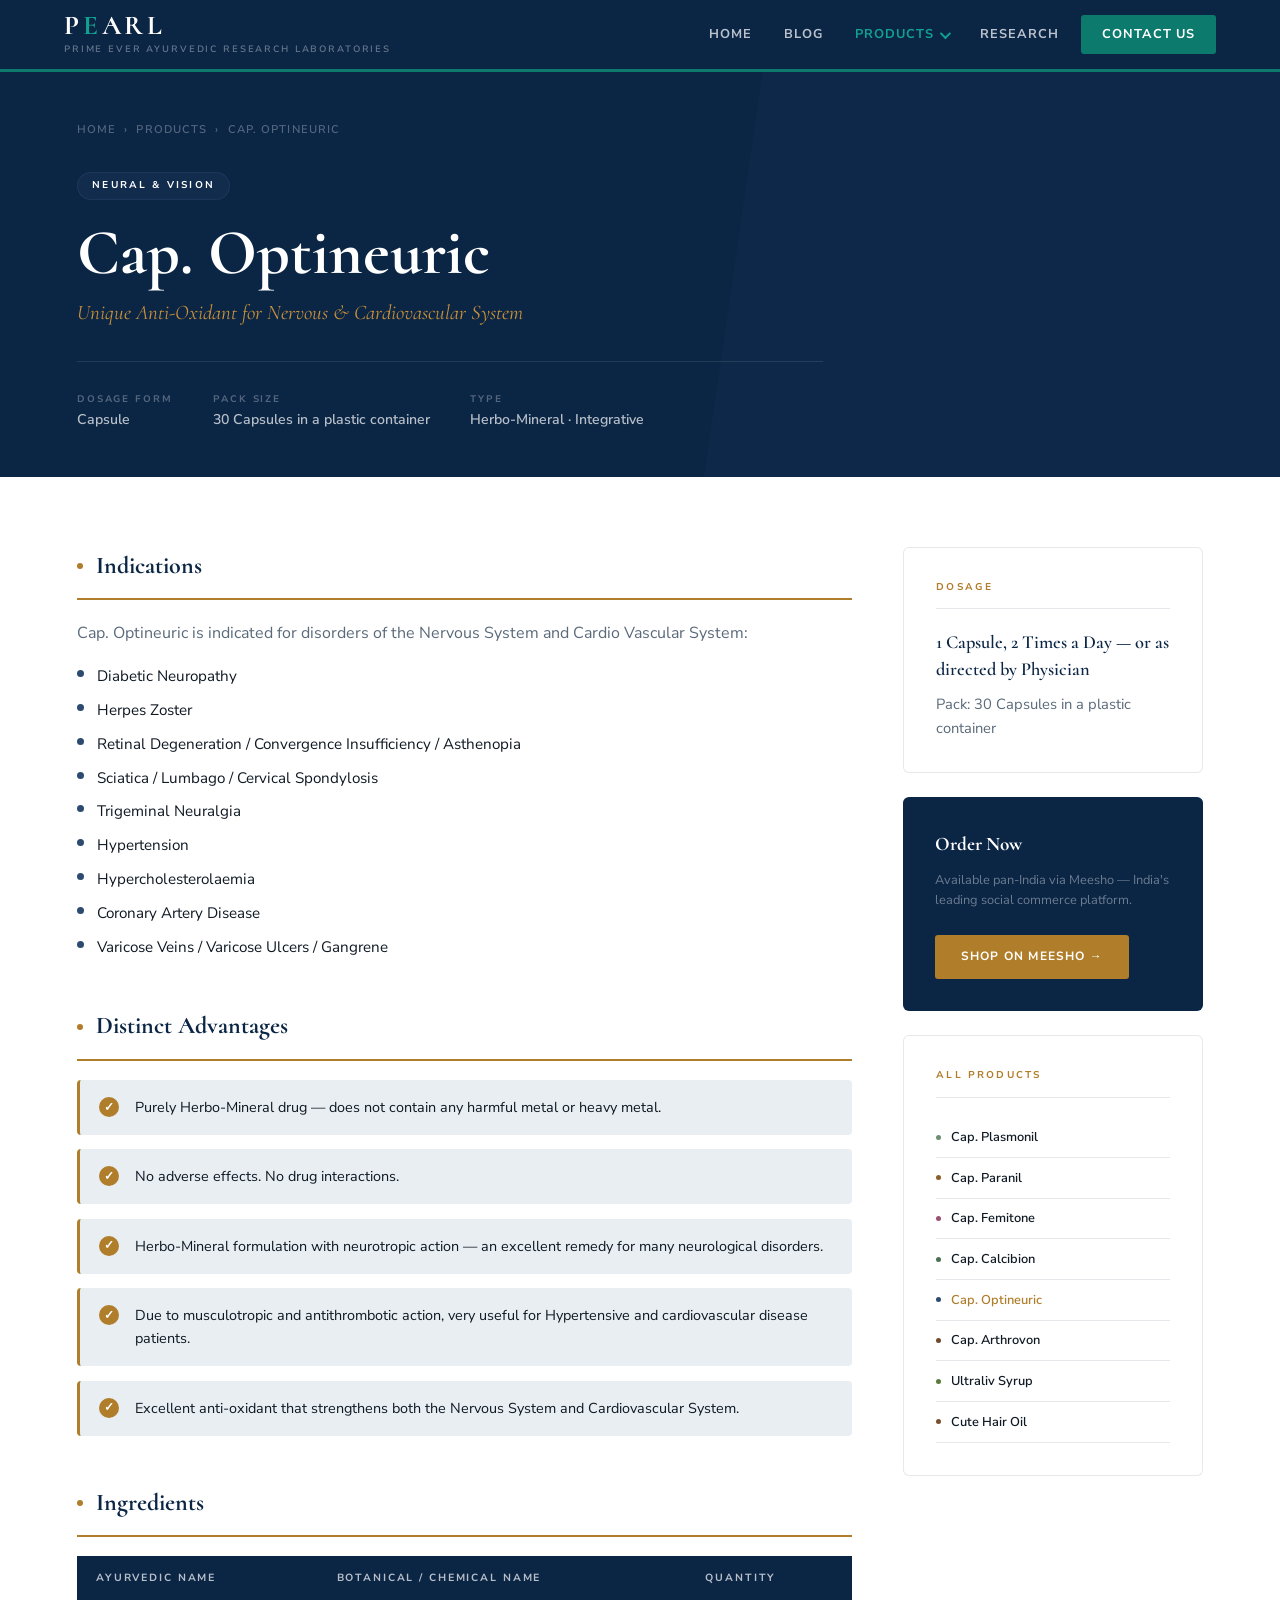
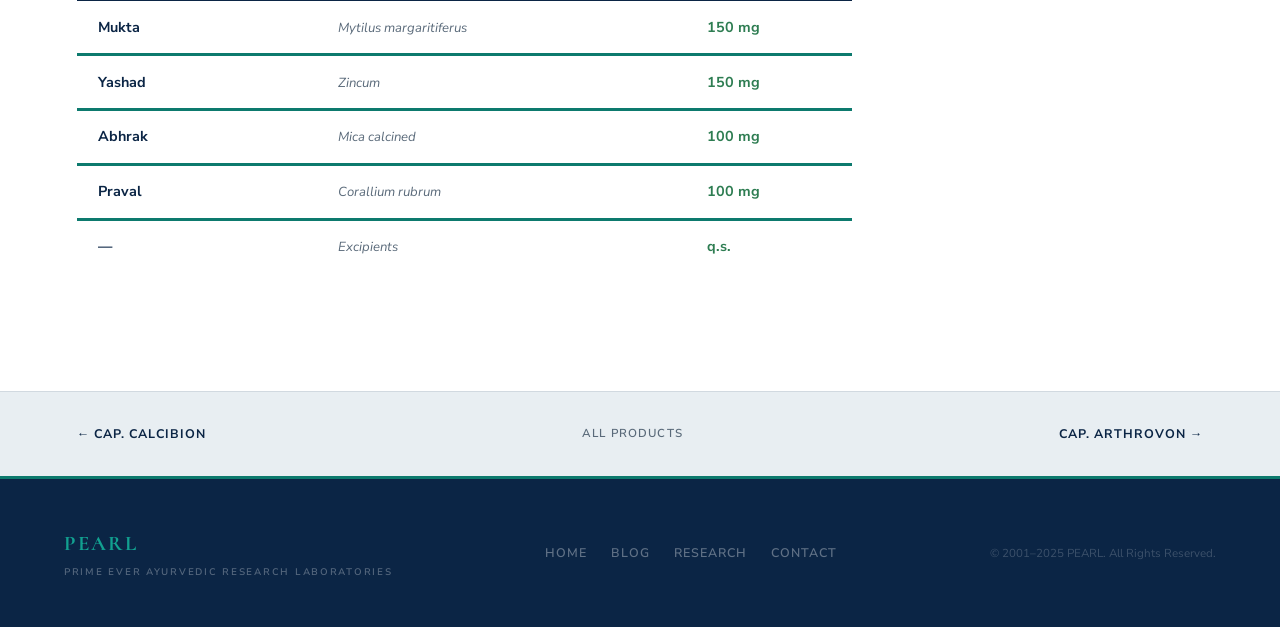
<file: optineuric.html>
<!DOCTYPE html>
<html lang="en">
<head>
  <meta charset="UTF-8"/>
  <meta name="viewport" content="width=device-width, initial-scale=1.0"/>
  <title>Cap. Optineuric — PEARL Integrative Medicine</title>
  <link rel="preconnect" href="https://fonts.googleapis.com">
  <link href="https://fonts.googleapis.com/css2?family=Cormorant:ital,wght@0,300;0,400;0,600;0,700;1,300;1,400;1,600&family=Nunito+Sans:wght@300;400;600;700;800&display=swap" rel="stylesheet">
  <link rel="stylesheet" href="shared.css">
  <style>
    /* ── PRODUCT PAGE STYLES ── */
    .prod-hero {
      padding-top: 76px;
      background: var(--navy);
      position: relative; overflow: hidden;
    }
    .prod-hero::after {
      content: '';
      position: absolute; top: 0; right: 0; bottom: 0; width: 45%;
      background: #2D4A701A;
      clip-path: polygon(12% 0, 100% 0, 100% 100%, 0% 100%);
    }
    .prod-hero-inner {
      padding: 5vh 6vw 5vh;
      position: relative; z-index: 2;
      max-width: 900px;
    }
    .prod-breadcrumb {
      display: flex; align-items: center; gap: 0.5rem;
      font-size: 0.7rem; font-weight: 600; letter-spacing: 0.1em;
      text-transform: uppercase; color: rgba(255,255,255,0.3);
      margin-bottom: 2rem;
    }
    .prod-breadcrumb a { color: rgba(255,255,255,0.3); transition: color 0.2s; }
    .prod-breadcrumb a:hover { color: var(--gold-lt); }
    .prod-cat-badge {
      display: inline-block;
      background: #2D4A7033;
      border: 1px solid #2D4A7066;
      color: #fff;
      font-size: 0.62rem; font-weight: 700; letter-spacing: 0.22em;
      text-transform: uppercase; padding: 0.3rem 0.9rem;
      border-radius: 100px; margin-bottom: 1.2rem;
    }
    .prod-hero-title {
      font-family: 'Cormorant', serif;
      font-size: clamp(2.8rem, 5vw, 5.5rem);
      font-weight: 700; color: white; line-height: 1.05;
      margin-bottom: 0.6rem;
    }
    .prod-tagline {
      font-family: 'Cormorant', serif;
      font-size: 1.3rem; font-style: italic; font-weight: 400;
      color: var(--gold-lt); margin-bottom: 2rem;
    }
    .prod-hero-meta {
      display: flex; align-items: center; gap: 2.5rem;
      padding-top: 1.8rem; border-top: 1px solid rgba(255,255,255,0.1);
    }
    .phm-item { display: flex; flex-direction: column; gap: 0.2rem; }
    .phm-label { font-size: 0.6rem; font-weight: 700; letter-spacing: 0.2em; text-transform: uppercase; color: rgba(255,255,255,0.3); }
    .phm-value { font-size: 0.88rem; font-weight: 600; color: rgba(255,255,255,0.7); }

    /* ── MAIN LAYOUT ── */
    .prod-layout {
      display: grid;
      grid-template-columns: 1fr 300px;
      gap: 4vw;
      padding: 70px 6vw;
      align-items: start;
    }

    /* ── CONTENT SECTIONS ── */
    .prod-section { margin-bottom: 3rem; }
    .prod-section-title {
      font-family: 'Cormorant', serif;
      font-size: 1.5rem; font-weight: 700; color: var(--navy);
      margin-bottom: 1.2rem; padding-bottom: 0.8rem;
      border-bottom: 2px solid var(--gold);
      display: flex; align-items: center; gap: 0.8rem;
    }
    .prod-section-title::before {
      content: '';
      width: 6px; height: 6px; border-radius: 50%;
      background: var(--gold); flex-shrink: 0;
    }

    .prod-indications ul {
      list-style: none; display: flex; flex-direction: column; gap: 0.6rem;
      margin-top: 0.8rem;
    }
    .prod-indications li {
      display: flex; align-items: flex-start; gap: 0.8rem;
      font-size: 0.95rem; color: var(--charcoal); line-height: 1.6;
    }
    .prod-indications li::before {
      content: '';
      width: 7px; height: 7px; border-radius: 50%;
      background: #2D4A70;
      flex-shrink: 0; margin-top: 6px;
    }
    .prod-intro-text {
      font-size: 1.0rem; color: var(--gray); line-height: 1.8;
      margin-bottom: 1rem;
    }

    .prod-advantages ul {
      list-style: none; display: flex; flex-direction: column; gap: 0.9rem;
    }
    .prod-advantages li {
      display: flex; align-items: flex-start; gap: 1rem;
      font-size: 0.9rem; color: var(--charcoal); line-height: 1.6;
      padding: 1rem 1.2rem;
      background: var(--cream);
      border-radius: 4px;
      border-left: 3px solid var(--gold);
    }
    .prod-advantages li::before {
      content: '✓';
      font-size: 0.72rem; font-weight: 700;
      color: white;
      background: var(--gold);
      width: 20px; height: 20px; border-radius: 50%;
      display: flex; align-items: center; justify-content: center;
      flex-shrink: 0; margin-top: 1px;
    }

    /* ── INGREDIENTS TABLE ── */
    .ing-note { font-size: 0.85rem; color: var(--gray); margin-bottom: 1rem; font-style: italic; }
    .ing-table {
      width: 100%; border-collapse: collapse;
      font-size: 0.9rem;
    }
    .ing-table thead tr {
      background: var(--navy);
    }
    .ing-table thead th {
      padding: 0.9rem 1.2rem; text-align: left;
      font-size: 0.65rem; font-weight: 700;
      letter-spacing: 0.18em; text-transform: uppercase;
      color: rgba(255,255,255,0.7);
    }
    .ing-table tbody tr { border-bottom: 3px solid var(--teal); }
    .ing-table tbody tr:last-child { border-bottom: none; }
    .ing-table tbody tr:hover { background: var(--cream); }
    .ing-table td {
      padding: 0.9rem 1.3rem;
      color: var(--charcoal); font-size: 0.9rem;
    }
    .ing-table td:first-child { font-weight: 700; color: var(--navy); }
    .ing-table td em { font-style: italic; color: var(--gray); font-size: 0.82rem; }
    .ing-table td:last-child { font-weight: 700; color: var(--sage); white-space: nowrap; }

    /* ── SIDEBAR ── */
    .prod-sidebar { position: sticky; top: 96px; }
    .sidebar-card {
      background: white; border: 1px solid var(--border);
      border-radius: 6px; padding: 2rem;
      margin-bottom: 1.5rem;
    }
    .sidebar-card-title {
      font-size: 0.62rem; font-weight: 700; letter-spacing: 0.22em;
      text-transform: uppercase; color: var(--gold);
      margin-bottom: 1.2rem; padding-bottom: 0.8rem;
      border-bottom: 1px solid var(--border);
    }
    .dosage-text {
      font-family: 'Cormorant', serif;
      font-size: 1.15rem; font-weight: 600; color: var(--navy);
      line-height: 1.5;
    }
    .pack-text {
      font-size: 0.92rem; color: var(--gray); margin-top: 0.6rem;
    }
    .sidebar-order-card {
      background: var(--navy); border-radius: 6px; padding: 2rem;
      margin-bottom: 1.5rem;
    }
    .sidebar-order-title {
      font-family: 'Cormorant', serif;
      font-size: 1.2rem; font-weight: 700; color: white; margin-bottom: 0.6rem;
    }
    .sidebar-order-sub {
      font-size: 0.8rem; color: rgba(255,255,255,0.4); line-height: 1.6; margin-bottom: 1.5rem;
    }
    .meesho-btn {
      display: inline-flex; align-items: center; gap: 0.5rem;
      background: var(--gold); color: white;
      padding: 0.8rem 1.6rem; border-radius: 3px;
      font-size: 0.75rem; font-weight: 700;
      letter-spacing: 0.1em; text-transform: uppercase;
      transition: background 0.2s;
    }
    .meesho-btn:hover { background: var(--gold-lt); }

    .prod-nav-strip {
      display: flex; justify-content: space-between; align-items: center;
      padding: 2rem 6vw;
      background: var(--cream);
      border-top: 1px solid var(--border);
    }
    .prod-nav-btn {
      font-size: 0.78rem; font-weight: 700; letter-spacing: 0.08em;
      text-transform: uppercase; color: var(--navy);
      transition: color 0.2s;
    }
    .prod-nav-btn:hover { color: var(--gold); }

    @media (max-width: 860px) {
      .prod-layout { grid-template-columns: 1fr; }
      .prod-sidebar { position: static; }
    }

    @media (max-width: 768px) {
      .prod-hero-inner { padding: 4vh 5vw; }
      .prod-layout { grid-template-columns: 1fr; padding: 40px 5vw; gap: 2rem; }
      .prod-sidebar { position: static; }
      .data-box { grid-template-columns: 1fr 1fr; }
      .prod-hero-meta { flex-wrap: wrap; gap: 1rem; }
      .prod-hero-title { font-size: clamp(2rem, 7vw, 3.5rem); }
      .prod-nav-strip { flex-direction: column; gap: 1rem; text-align: center; }
    }
    @media (max-width: 480px) {
      .data-box { grid-template-columns: 1fr; }
      .ing-table { font-size: 0.82rem; }
      .ing-table td, .ing-table th { padding: 0.7rem 0.8rem; }
    }

  </style>
</head>
<body>

<header class="site-header" id="siteHeader">
  <a href="index.html" class="header-brand">
    <span class="brand-name">P<span>E</span>ARL</span>
    <span class="brand-full">Prime Ever Ayurvedic Research Laboratories</span>
  </a>
  <nav class="site-nav">
      <a href="index.html" class="nav-item ">Home</a>
  <a href="blog.html"  class="nav-item ">Blog</a>
  <div class="nav-dropdown">
    <a href="index.html#products" class="nav-item nav-dropdown-toggle active">
      Products <span class="caret"></span>
    </a>
    <div class="nav-dropdown-menu">
      <a href="index.html#products" class="dropdown-item" style="border-bottom:1px solid var(--border);margin-bottom:0.3rem;padding-bottom:1rem;"><div><span style="display:block;font-size:0.8rem;font-weight:700;color:var(--gold);">View All Products →</span><span class="dropdown-item-cat">Full product range</span></div></a>
<a href="plasmonil.html" class="dropdown-item" data-file="plasmonil.html"><div><span style="display:block;font-size:0.8rem;font-weight:700;">Cap. Plasmonil</span><span class="dropdown-item-cat">Anti-Malarial</span></div></a>
<a href="paranil.html" class="dropdown-item" data-file="paranil.html"><div><span style="display:block;font-size:0.8rem;font-weight:700;">Cap. Paranil</span><span class="dropdown-item-cat">Immune Support</span></div></a>
<a href="femitone.html" class="dropdown-item" data-file="femitone.html"><div><span style="display:block;font-size:0.8rem;font-weight:700;">Cap. Femitone</span><span class="dropdown-item-cat">Women's Health</span></div></a>
<a href="calcibion.html" class="dropdown-item" data-file="calcibion.html"><div><span style="display:block;font-size:0.8rem;font-weight:700;">Cap. Calcibion</span><span class="dropdown-item-cat">Bone & Mineral</span></div></a>
<a href="optineuric.html" class="dropdown-item" data-file="optineuric.html"><div><span style="display:block;font-size:0.8rem;font-weight:700;">Cap. Optineuric</span><span class="dropdown-item-cat">Neural & Vision</span></div></a>
<a href="arthrovon.html" class="dropdown-item" data-file="arthrovon.html"><div><span style="display:block;font-size:0.8rem;font-weight:700;">Cap. Arthrovon</span><span class="dropdown-item-cat">Joint Health</span></div></a>
<a href="ultraliv.html" class="dropdown-item" data-file="ultraliv.html"><div><span style="display:block;font-size:0.8rem;font-weight:700;">Ultraliv Syrup</span><span class="dropdown-item-cat">Hepatic Support</span></div></a>
<a href="cute.html" class="dropdown-item" data-file="cute.html"><div><span style="display:block;font-size:0.8rem;font-weight:700;">Cute Hair Oil</span><span class="dropdown-item-cat">Dermatology</span></div></a>
    </div>
  </div>
  <a href="post.html"  class="nav-item ">Research</a>
  <a href="index.html#contact" class="nav-item nav-cta">Contact Us</a>
  </nav>

  <button class="nav-hamburger" id="hamburger" aria-label="Open menu">
    <span></span><span></span><span></span>
  </button>
</header>

<div class="mobile-menu" id="mobileMenu">
  <a href="index.html" class="mobile-link">Home</a>
  <a href="blog.html" class="mobile-link">Blog</a>
  <a href="post.html" class="mobile-link">Research</a>
  <div class="mobile-section-label">Products</div>
  <a href="plasmonil.html"  class="mobile-product-link"><span class="mobile-dot"></span>Cap. Plasmonil</a>
  <a href="paranil.html"    class="mobile-product-link"><span class="mobile-dot"></span>Cap. Paranil</a>
  <a href="femitone.html"   class="mobile-product-link"><span class="mobile-dot"></span>Cap. Femitone</a>
  <a href="calcibion.html"  class="mobile-product-link"><span class="mobile-dot"></span>Cap. Calcibion</a>
  <a href="optineuric.html" class="mobile-product-link"><span class="mobile-dot"></span>Cap. Optineuric</a>
  <a href="arthrovon.html"  class="mobile-product-link"><span class="mobile-dot"></span>Cap. Arthrovon</a>
  <a href="ultraliv.html"   class="mobile-product-link"><span class="mobile-dot"></span>Ultraliv Syrup</a>
  <a href="cute.html"       class="mobile-product-link"><span class="mobile-dot"></span>Cute Hair Oil</a>
  <a href="index.html#contact" class="mobile-cta">Contact Us</a>
</div>


<!-- HERO -->
<section class="prod-hero">
  <div class="prod-hero-inner">
    <div class="prod-breadcrumb">
      <a href="index.html">Home</a> <span>›</span>
      <a href="index.html#products">Products</a> <span>›</span>
      <span>Cap. Optineuric</span>
    </div>
    <div class="prod-cat-badge">Neural & Vision</div>
    <h1 class="prod-hero-title">Cap. Optineuric</h1>
    <p class="prod-tagline">Unique Anti-Oxidant for Nervous & Cardiovascular System</p>
    <div class="prod-hero-meta">
      <div class="phm-item">
        <span class="phm-label">Dosage Form</span>
        <span class="phm-value">Capsule</span>
      </div>
      <div class="phm-item">
        <span class="phm-label">Pack Size</span>
        <span class="phm-value">30 Capsules in a plastic container</span>
      </div>
      <div class="phm-item">
        <span class="phm-label">Type</span>
        <span class="phm-value">Herbo-Mineral · Integrative</span>
      </div>
    </div>
  </div>
</section>

<!-- MAIN -->
<div class="prod-layout">
  <main>

    <!-- Indications -->
    <div class="prod-section prod-indications">
      <h2 class="prod-section-title">Indications</h2>
      <p class="prod-intro-text">Cap. Optineuric is indicated for disorders of the Nervous System and Cardio Vascular System:</p>
      <ul><li>Diabetic Neuropathy</li>
<li>Herpes Zoster</li>
<li>Retinal Degeneration / Convergence Insufficiency / Asthenopia</li>
<li>Sciatica / Lumbago / Cervical Spondylosis</li>
<li>Trigeminal Neuralgia</li>
<li>Hypertension</li>
<li>Hypercholesterolaemia</li>
<li>Coronary Artery Disease</li>
<li>Varicose Veins / Varicose Ulcers / Gangrene</li></ul>
    </div>

    <!-- Advantages -->
    <div class="prod-section prod-advantages">
      <h2 class="prod-section-title">Distinct Advantages</h2>
      <ul><li>Purely Herbo-Mineral drug — does not contain any harmful metal or heavy metal.</li>
<li>No adverse effects. No drug interactions.</li>
<li>Herbo-Mineral formulation with neurotropic action — an excellent remedy for many neurological disorders.</li>
<li>Due to musculotropic and antithrombotic action, very useful for Hypertensive and cardiovascular disease patients.</li>
<li>Excellent anti-oxidant that strengthens both the Nervous System and Cardiovascular System.</li></ul>
    </div>

    <!-- Ingredients -->
    <div class="prod-section">
      <h2 class="prod-section-title">Ingredients</h2>
      
      <table class="ing-table">
        <thead>
          <tr>
            <th>Ayurvedic Name</th>
            <th>Botanical / Chemical Name</th>
            <th>Quantity</th>
          </tr>
        </thead>
        <tbody>
          <tr><td>Mukta</td><td><em>Mytilus margaritiferus</em></td><td>150 mg</td></tr>
<tr><td>Yashad</td><td><em>Zincum</em></td><td>150 mg</td></tr>
<tr><td>Abhrak</td><td><em>Mica calcined</em></td><td>100 mg</td></tr>
<tr><td>Praval</td><td><em>Corallium rubrum</em></td><td>100 mg</td></tr>
<tr><td>—</td><td><em>Excipients</em></td><td>q.s.</td></tr>
        </tbody>
      </table>
    </div>

  </main>

  <!-- SIDEBAR -->
  <aside class="prod-sidebar">

    <div class="sidebar-card">
      <div class="sidebar-card-title">Dosage</div>
      <p class="dosage-text">1 Capsule, 2 Times a Day — or as directed by Physician</p>
      <p class="pack-text">Pack: 30 Capsules in a plastic container</p>
    </div>

    <div class="sidebar-order-card">
      <div class="sidebar-order-title">Order Now</div>
      <p class="sidebar-order-sub">Available pan-India via Meesho — India's leading social commerce platform.</p>
      <a href="https://meesho.com/latest-ayurvedic-products/p/129iyh?_ms=2&source=Meri+Shop" class="meesho-btn" target="_blank">Shop on Meesho →</a>
    </div>

    <div class="sidebar-card">
      <div class="sidebar-card-title">All Products</div>
      <a href="plasmonil.html" style="display:flex;align-items:center;gap:0.6rem;padding:0.6rem 0;border-bottom:1px solid var(--border);font-size:0.8rem;font-weight:600;color:var(--plum);transition:color 0.2s;" onmouseover="this.style.color='var(--gold)'" onmouseout="this.style.color='var(--plum)'"><span style="width:5px;height:5px;border-radius:50%;background:#6B8F71;flex-shrink:0;display:inline-block;"></span>Cap. Plasmonil</a><a href="paranil.html" style="display:flex;align-items:center;gap:0.6rem;padding:0.6rem 0;border-bottom:1px solid var(--border);font-size:0.8rem;font-weight:600;color:var(--plum);transition:color 0.2s;" onmouseover="this.style.color='var(--gold)'" onmouseout="this.style.color='var(--plum)'"><span style="width:5px;height:5px;border-radius:50%;background:#8B5E2A;flex-shrink:0;display:inline-block;"></span>Cap. Paranil</a><a href="femitone.html" style="display:flex;align-items:center;gap:0.6rem;padding:0.6rem 0;border-bottom:1px solid var(--border);font-size:0.8rem;font-weight:600;color:var(--plum);transition:color 0.2s;" onmouseover="this.style.color='var(--gold)'" onmouseout="this.style.color='var(--plum)'"><span style="width:5px;height:5px;border-radius:50%;background:#9B4F72;flex-shrink:0;display:inline-block;"></span>Cap. Femitone</a><a href="calcibion.html" style="display:flex;align-items:center;gap:0.6rem;padding:0.6rem 0;border-bottom:1px solid var(--border);font-size:0.8rem;font-weight:600;color:var(--plum);transition:color 0.2s;" onmouseover="this.style.color='var(--gold)'" onmouseout="this.style.color='var(--plum)'"><span style="width:5px;height:5px;border-radius:50%;background:#4A7052;flex-shrink:0;display:inline-block;"></span>Cap. Calcibion</a><a href="optineuric.html" style="display:flex;align-items:center;gap:0.6rem;padding:0.6rem 0;border-bottom:1px solid var(--border);font-size:0.8rem;font-weight:600;color:var(--gold);transition:color 0.2s;" onmouseover="this.style.color='var(--gold)'" onmouseout="this.style.color='var(--gold)'"><span style="width:5px;height:5px;border-radius:50%;background:#2D4A70;flex-shrink:0;display:inline-block;"></span>Cap. Optineuric</a><a href="arthrovon.html" style="display:flex;align-items:center;gap:0.6rem;padding:0.6rem 0;border-bottom:1px solid var(--border);font-size:0.8rem;font-weight:600;color:var(--plum);transition:color 0.2s;" onmouseover="this.style.color='var(--gold)'" onmouseout="this.style.color='var(--plum)'"><span style="width:5px;height:5px;border-radius:50%;background:#704A2D;flex-shrink:0;display:inline-block;"></span>Cap. Arthrovon</a><a href="ultraliv.html" style="display:flex;align-items:center;gap:0.6rem;padding:0.6rem 0;border-bottom:1px solid var(--border);font-size:0.8rem;font-weight:600;color:var(--plum);transition:color 0.2s;" onmouseover="this.style.color='var(--gold)'" onmouseout="this.style.color='var(--plum)'"><span style="width:5px;height:5px;border-radius:50%;background:#5C7A3A;flex-shrink:0;display:inline-block;"></span>Ultraliv Syrup</a><a href="cute.html" style="display:flex;align-items:center;gap:0.6rem;padding:0.6rem 0;border-bottom:1px solid var(--border);font-size:0.8rem;font-weight:600;color:var(--plum);transition:color 0.2s;" onmouseover="this.style.color='var(--gold)'" onmouseout="this.style.color='var(--plum)'"><span style="width:5px;height:5px;border-radius:50%;background:#7A4F2D;flex-shrink:0;display:inline-block;"></span>Cute Hair Oil</a>
    </div>

  </aside>
</div>

<!-- PREV/NEXT -->
<div class="prod-nav-strip">
  <a href="calcibion.html" class="prod-nav-btn">← Cap. Calcibion</a>
  <a href="index.html#products" style="font-size:0.72rem;color:var(--gray);font-weight:600;letter-spacing:0.1em;text-transform:uppercase;">All Products</a>
  <a href="arthrovon.html" class="prod-nav-btn">Cap. Arthrovon →</a>
</div>

<footer class="site-footer">
  <div>
    <div class="footer-brand-name">PEARL</div>
    <div class="footer-brand-sub">Prime Ever Ayurvedic Research Laboratories</div>
  </div>
  <ul class="footer-links">
    <li><a href="index.html">Home</a></li>
    <li><a href="blog.html">Blog</a></li>
    <li><a href="post.html">Research</a></li>
    <li><a href="index.html#contact">Contact</a></li>
  </ul>
  <p class="footer-copy">© 2001–2025 PEARL. All Rights Reserved.</p>
</footer>



<script>
  const hdr = document.getElementById('siteHeader');
  window.addEventListener('scroll', () => hdr.classList.toggle('scrolled', window.scrollY > 20));
  const ham = document.getElementById('hamburger');
  const mob = document.getElementById('mobileMenu');
  ham.addEventListener('click', () => {
    const open = mob.classList.toggle('open');
    ham.classList.toggle('open', open);
    document.body.style.overflow = open ? 'hidden' : '';
  });
  mob.querySelectorAll('a').forEach(a => a.addEventListener('click', () => {
    mob.classList.remove('open');
    ham.classList.remove('open');
    document.body.style.overflow = '';
  }));
</script>
</body>
</html>
</file>
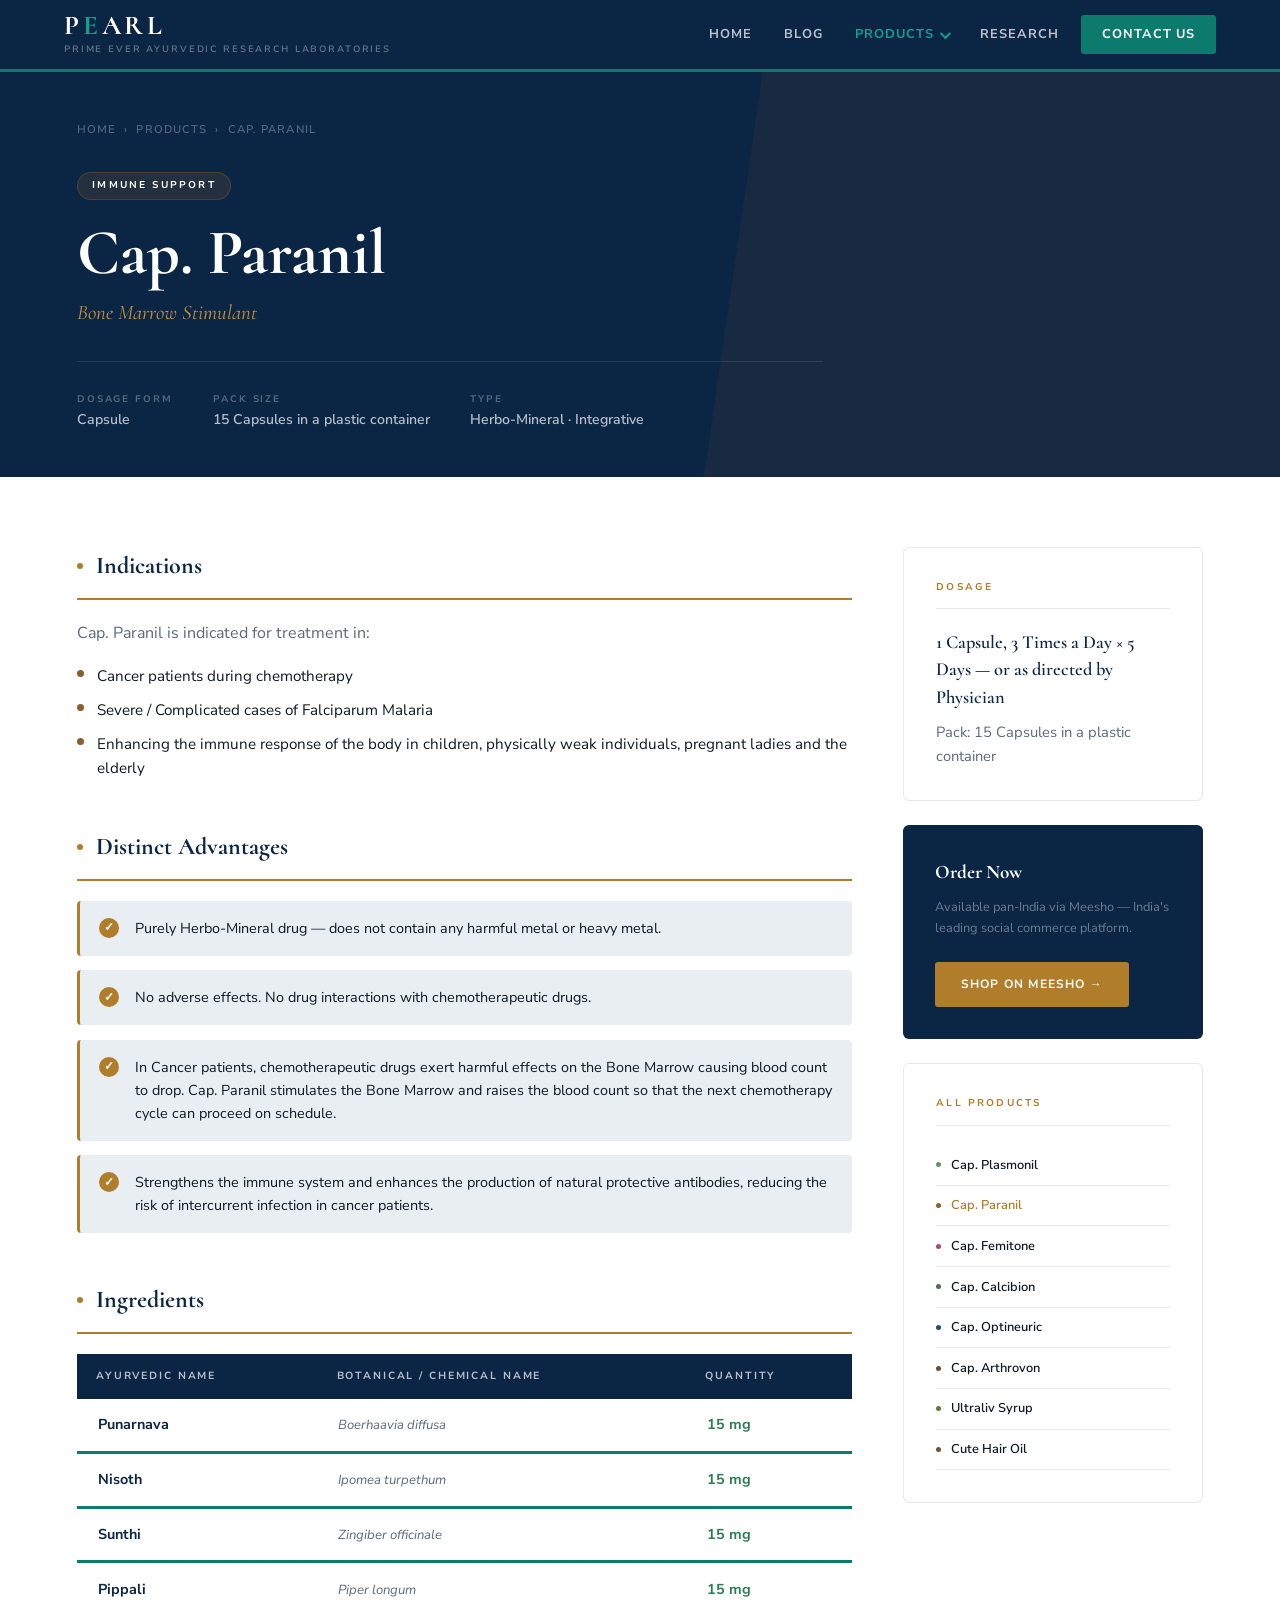
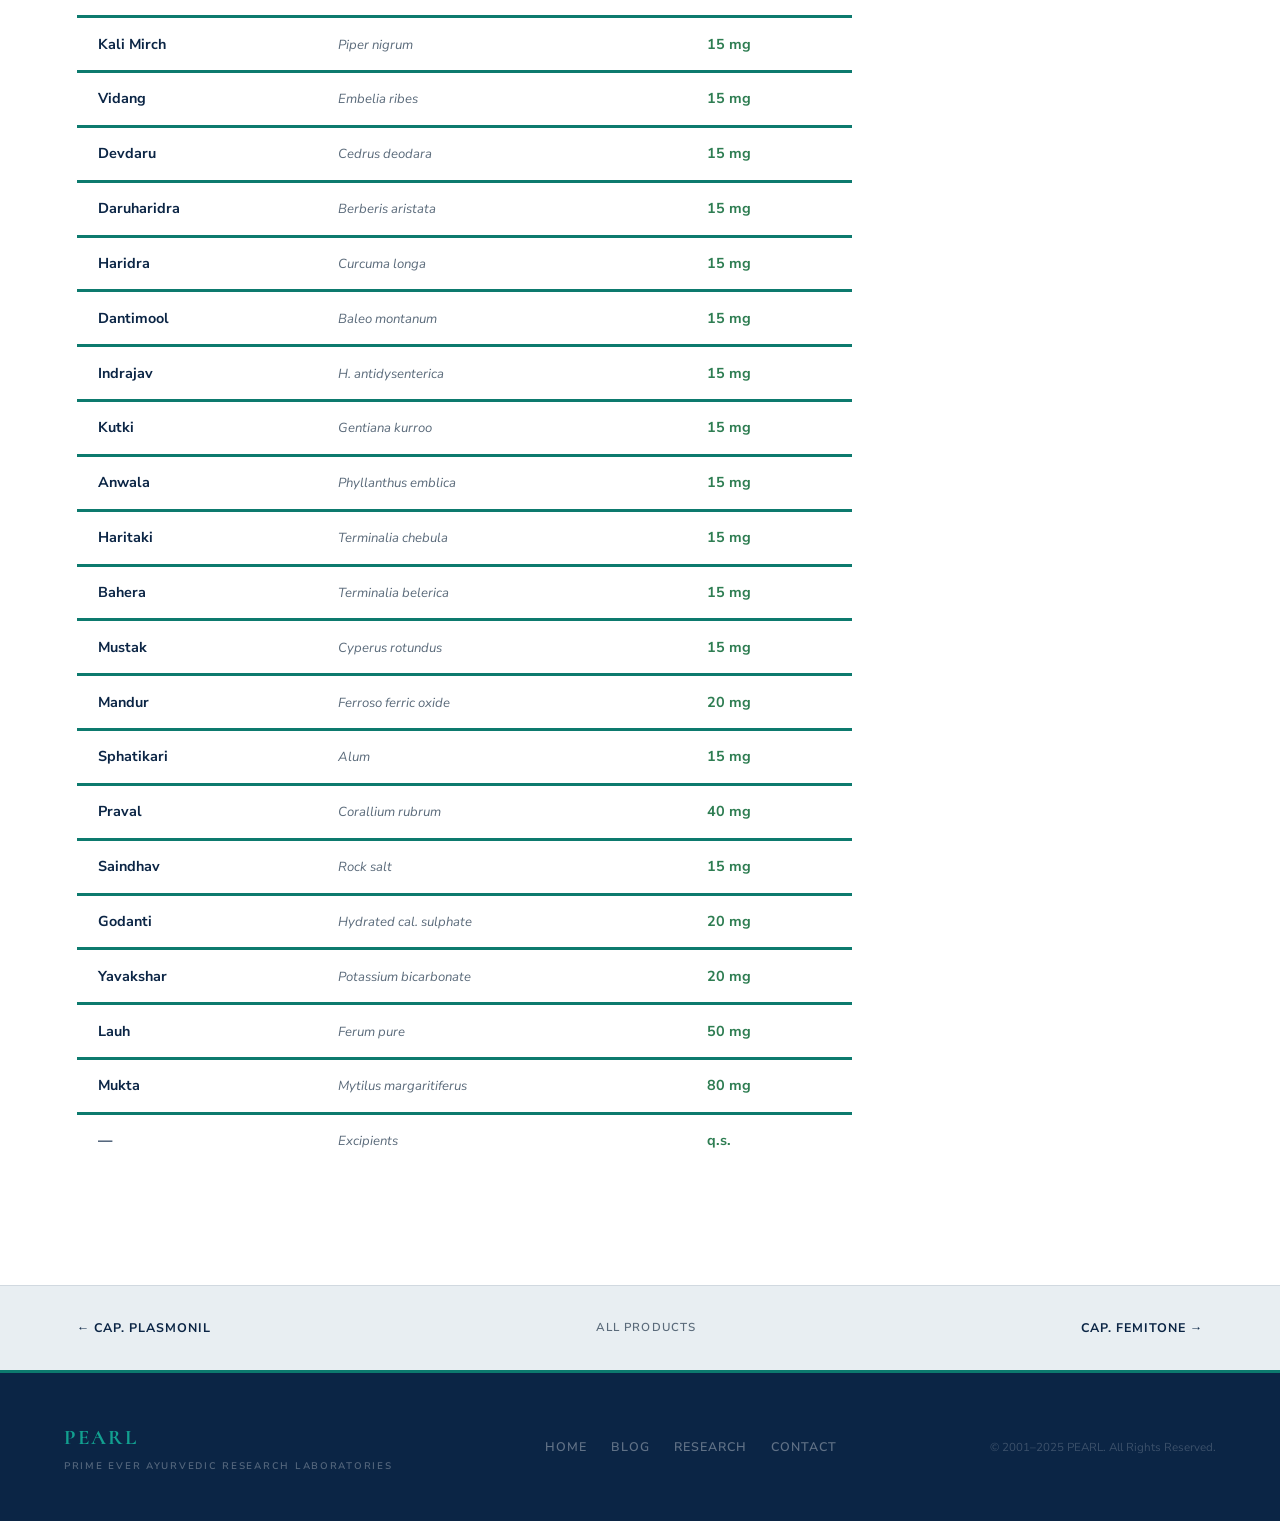
<file: paranil.html>
<!DOCTYPE html>
<html lang="en">
<head>
  <meta charset="UTF-8"/>
  <meta name="viewport" content="width=device-width, initial-scale=1.0"/>
  <title>Cap. Paranil — PEARL Integrative Medicine</title>
  <link rel="preconnect" href="https://fonts.googleapis.com">
  <link href="https://fonts.googleapis.com/css2?family=Cormorant:ital,wght@0,300;0,400;0,600;0,700;1,300;1,400;1,600&family=Nunito+Sans:wght@300;400;600;700;800&display=swap" rel="stylesheet">
  <link rel="stylesheet" href="shared.css">
  <style>
    /* ── PRODUCT PAGE STYLES ── */
    .prod-hero {
      padding-top: 76px;
      background: var(--navy);
      position: relative; overflow: hidden;
    }
    .prod-hero::after {
      content: '';
      position: absolute; top: 0; right: 0; bottom: 0; width: 45%;
      background: #8B5E2A1A;
      clip-path: polygon(12% 0, 100% 0, 100% 100%, 0% 100%);
    }
    .prod-hero-inner {
      padding: 5vh 6vw 5vh;
      position: relative; z-index: 2;
      max-width: 900px;
    }
    .prod-breadcrumb {
      display: flex; align-items: center; gap: 0.5rem;
      font-size: 0.7rem; font-weight: 600; letter-spacing: 0.1em;
      text-transform: uppercase; color: rgba(255,255,255,0.3);
      margin-bottom: 2rem;
    }
    .prod-breadcrumb a { color: rgba(255,255,255,0.3); transition: color 0.2s; }
    .prod-breadcrumb a:hover { color: var(--gold-lt); }
    .prod-cat-badge {
      display: inline-block;
      background: #8B5E2A33;
      border: 1px solid #8B5E2A66;
      color: #fff;
      font-size: 0.62rem; font-weight: 700; letter-spacing: 0.22em;
      text-transform: uppercase; padding: 0.3rem 0.9rem;
      border-radius: 100px; margin-bottom: 1.2rem;
    }
    .prod-hero-title {
      font-family: 'Cormorant', serif;
      font-size: clamp(2.8rem, 5vw, 5.5rem);
      font-weight: 700; color: white; line-height: 1.05;
      margin-bottom: 0.6rem;
    }
    .prod-tagline {
      font-family: 'Cormorant', serif;
      font-size: 1.3rem; font-style: italic; font-weight: 400;
      color: var(--gold-lt); margin-bottom: 2rem;
    }
    .prod-hero-meta {
      display: flex; align-items: center; gap: 2.5rem;
      padding-top: 1.8rem; border-top: 1px solid rgba(255,255,255,0.1);
    }
    .phm-item { display: flex; flex-direction: column; gap: 0.2rem; }
    .phm-label { font-size: 0.6rem; font-weight: 700; letter-spacing: 0.2em; text-transform: uppercase; color: rgba(255,255,255,0.3); }
    .phm-value { font-size: 0.88rem; font-weight: 600; color: rgba(255,255,255,0.7); }

    /* ── MAIN LAYOUT ── */
    .prod-layout {
      display: grid;
      grid-template-columns: 1fr 300px;
      gap: 4vw;
      padding: 70px 6vw;
      align-items: start;
    }

    /* ── CONTENT SECTIONS ── */
    .prod-section { margin-bottom: 3rem; }
    .prod-section-title {
      font-family: 'Cormorant', serif;
      font-size: 1.5rem; font-weight: 700; color: var(--navy);
      margin-bottom: 1.2rem; padding-bottom: 0.8rem;
      border-bottom: 2px solid var(--gold);
      display: flex; align-items: center; gap: 0.8rem;
    }
    .prod-section-title::before {
      content: '';
      width: 6px; height: 6px; border-radius: 50%;
      background: var(--gold); flex-shrink: 0;
    }

    .prod-indications ul {
      list-style: none; display: flex; flex-direction: column; gap: 0.6rem;
      margin-top: 0.8rem;
    }
    .prod-indications li {
      display: flex; align-items: flex-start; gap: 0.8rem;
      font-size: 0.95rem; color: var(--charcoal); line-height: 1.6;
    }
    .prod-indications li::before {
      content: '';
      width: 7px; height: 7px; border-radius: 50%;
      background: #8B5E2A;
      flex-shrink: 0; margin-top: 6px;
    }
    .prod-intro-text {
      font-size: 1.0rem; color: var(--gray); line-height: 1.8;
      margin-bottom: 1rem;
    }

    .prod-advantages ul {
      list-style: none; display: flex; flex-direction: column; gap: 0.9rem;
    }
    .prod-advantages li {
      display: flex; align-items: flex-start; gap: 1rem;
      font-size: 0.9rem; color: var(--charcoal); line-height: 1.6;
      padding: 1rem 1.2rem;
      background: var(--cream);
      border-radius: 4px;
      border-left: 3px solid var(--gold);
    }
    .prod-advantages li::before {
      content: '✓';
      font-size: 0.72rem; font-weight: 700;
      color: white;
      background: var(--gold);
      width: 20px; height: 20px; border-radius: 50%;
      display: flex; align-items: center; justify-content: center;
      flex-shrink: 0; margin-top: 1px;
    }

    /* ── INGREDIENTS TABLE ── */
    .ing-note { font-size: 0.85rem; color: var(--gray); margin-bottom: 1rem; font-style: italic; }
    .ing-table {
      width: 100%; border-collapse: collapse;
      font-size: 0.9rem;
    }
    .ing-table thead tr {
      background: var(--navy);
    }
    .ing-table thead th {
      padding: 0.9rem 1.2rem; text-align: left;
      font-size: 0.65rem; font-weight: 700;
      letter-spacing: 0.18em; text-transform: uppercase;
      color: rgba(255,255,255,0.7);
    }
    .ing-table tbody tr { border-bottom: 3px solid var(--teal); }
    .ing-table tbody tr:last-child { border-bottom: none; }
    .ing-table tbody tr:hover { background: var(--cream); }
    .ing-table td {
      padding: 0.9rem 1.3rem;
      color: var(--charcoal); font-size: 0.9rem;
    }
    .ing-table td:first-child { font-weight: 700; color: var(--navy); }
    .ing-table td em { font-style: italic; color: var(--gray); font-size: 0.82rem; }
    .ing-table td:last-child { font-weight: 700; color: var(--sage); white-space: nowrap; }

    /* ── SIDEBAR ── */
    .prod-sidebar { position: sticky; top: 96px; }
    .sidebar-card {
      background: white; border: 1px solid var(--border);
      border-radius: 6px; padding: 2rem;
      margin-bottom: 1.5rem;
    }
    .sidebar-card-title {
      font-size: 0.62rem; font-weight: 700; letter-spacing: 0.22em;
      text-transform: uppercase; color: var(--gold);
      margin-bottom: 1.2rem; padding-bottom: 0.8rem;
      border-bottom: 1px solid var(--border);
    }
    .dosage-text {
      font-family: 'Cormorant', serif;
      font-size: 1.15rem; font-weight: 600; color: var(--navy);
      line-height: 1.5;
    }
    .pack-text {
      font-size: 0.92rem; color: var(--gray); margin-top: 0.6rem;
    }
    .sidebar-order-card {
      background: var(--navy); border-radius: 6px; padding: 2rem;
      margin-bottom: 1.5rem;
    }
    .sidebar-order-title {
      font-family: 'Cormorant', serif;
      font-size: 1.2rem; font-weight: 700; color: white; margin-bottom: 0.6rem;
    }
    .sidebar-order-sub {
      font-size: 0.8rem; color: rgba(255,255,255,0.4); line-height: 1.6; margin-bottom: 1.5rem;
    }
    .meesho-btn {
      display: inline-flex; align-items: center; gap: 0.5rem;
      background: var(--gold); color: white;
      padding: 0.8rem 1.6rem; border-radius: 3px;
      font-size: 0.75rem; font-weight: 700;
      letter-spacing: 0.1em; text-transform: uppercase;
      transition: background 0.2s;
    }
    .meesho-btn:hover { background: var(--gold-lt); }

    .prod-nav-strip {
      display: flex; justify-content: space-between; align-items: center;
      padding: 2rem 6vw;
      background: var(--cream);
      border-top: 1px solid var(--border);
    }
    .prod-nav-btn {
      font-size: 0.78rem; font-weight: 700; letter-spacing: 0.08em;
      text-transform: uppercase; color: var(--navy);
      transition: color 0.2s;
    }
    .prod-nav-btn:hover { color: var(--gold); }

    @media (max-width: 860px) {
      .prod-layout { grid-template-columns: 1fr; }
      .prod-sidebar { position: static; }
    }

    @media (max-width: 768px) {
      .prod-hero-inner { padding: 4vh 5vw; }
      .prod-layout { grid-template-columns: 1fr; padding: 40px 5vw; gap: 2rem; }
      .prod-sidebar { position: static; }
      .data-box { grid-template-columns: 1fr 1fr; }
      .prod-hero-meta { flex-wrap: wrap; gap: 1rem; }
      .prod-hero-title { font-size: clamp(2rem, 7vw, 3.5rem); }
      .prod-nav-strip { flex-direction: column; gap: 1rem; text-align: center; }
    }
    @media (max-width: 480px) {
      .data-box { grid-template-columns: 1fr; }
      .ing-table { font-size: 0.82rem; }
      .ing-table td, .ing-table th { padding: 0.7rem 0.8rem; }
    }

  </style>
</head>
<body>

<header class="site-header" id="siteHeader">
  <a href="index.html" class="header-brand">
    <span class="brand-name">P<span>E</span>ARL</span>
    <span class="brand-full">Prime Ever Ayurvedic Research Laboratories</span>
  </a>
  <nav class="site-nav">
      <a href="index.html" class="nav-item ">Home</a>
  <a href="blog.html"  class="nav-item ">Blog</a>
  <div class="nav-dropdown">
    <a href="index.html#products" class="nav-item nav-dropdown-toggle active">
      Products <span class="caret"></span>
    </a>
    <div class="nav-dropdown-menu">
      <a href="index.html#products" class="dropdown-item" style="border-bottom:1px solid var(--border);margin-bottom:0.3rem;padding-bottom:1rem;"><div><span style="display:block;font-size:0.8rem;font-weight:700;color:var(--gold);">View All Products →</span><span class="dropdown-item-cat">Full product range</span></div></a>
<a href="plasmonil.html" class="dropdown-item" data-file="plasmonil.html"><div><span style="display:block;font-size:0.8rem;font-weight:700;">Cap. Plasmonil</span><span class="dropdown-item-cat">Anti-Malarial</span></div></a>
<a href="paranil.html" class="dropdown-item" data-file="paranil.html"><div><span style="display:block;font-size:0.8rem;font-weight:700;">Cap. Paranil</span><span class="dropdown-item-cat">Immune Support</span></div></a>
<a href="femitone.html" class="dropdown-item" data-file="femitone.html"><div><span style="display:block;font-size:0.8rem;font-weight:700;">Cap. Femitone</span><span class="dropdown-item-cat">Women's Health</span></div></a>
<a href="calcibion.html" class="dropdown-item" data-file="calcibion.html"><div><span style="display:block;font-size:0.8rem;font-weight:700;">Cap. Calcibion</span><span class="dropdown-item-cat">Bone & Mineral</span></div></a>
<a href="optineuric.html" class="dropdown-item" data-file="optineuric.html"><div><span style="display:block;font-size:0.8rem;font-weight:700;">Cap. Optineuric</span><span class="dropdown-item-cat">Neural & Vision</span></div></a>
<a href="arthrovon.html" class="dropdown-item" data-file="arthrovon.html"><div><span style="display:block;font-size:0.8rem;font-weight:700;">Cap. Arthrovon</span><span class="dropdown-item-cat">Joint Health</span></div></a>
<a href="ultraliv.html" class="dropdown-item" data-file="ultraliv.html"><div><span style="display:block;font-size:0.8rem;font-weight:700;">Ultraliv Syrup</span><span class="dropdown-item-cat">Hepatic Support</span></div></a>
<a href="cute.html" class="dropdown-item" data-file="cute.html"><div><span style="display:block;font-size:0.8rem;font-weight:700;">Cute Hair Oil</span><span class="dropdown-item-cat">Dermatology</span></div></a>
    </div>
  </div>
  <a href="post.html"  class="nav-item ">Research</a>
  <a href="index.html#contact" class="nav-item nav-cta">Contact Us</a>
  </nav>

  <button class="nav-hamburger" id="hamburger" aria-label="Open menu">
    <span></span><span></span><span></span>
  </button>
</header>

<div class="mobile-menu" id="mobileMenu">
  <a href="index.html" class="mobile-link">Home</a>
  <a href="blog.html" class="mobile-link">Blog</a>
  <a href="post.html" class="mobile-link">Research</a>
  <div class="mobile-section-label">Products</div>
  <a href="plasmonil.html"  class="mobile-product-link"><span class="mobile-dot"></span>Cap. Plasmonil</a>
  <a href="paranil.html"    class="mobile-product-link"><span class="mobile-dot"></span>Cap. Paranil</a>
  <a href="femitone.html"   class="mobile-product-link"><span class="mobile-dot"></span>Cap. Femitone</a>
  <a href="calcibion.html"  class="mobile-product-link"><span class="mobile-dot"></span>Cap. Calcibion</a>
  <a href="optineuric.html" class="mobile-product-link"><span class="mobile-dot"></span>Cap. Optineuric</a>
  <a href="arthrovon.html"  class="mobile-product-link"><span class="mobile-dot"></span>Cap. Arthrovon</a>
  <a href="ultraliv.html"   class="mobile-product-link"><span class="mobile-dot"></span>Ultraliv Syrup</a>
  <a href="cute.html"       class="mobile-product-link"><span class="mobile-dot"></span>Cute Hair Oil</a>
  <a href="index.html#contact" class="mobile-cta">Contact Us</a>
</div>


<!-- HERO -->
<section class="prod-hero">
  <div class="prod-hero-inner">
    <div class="prod-breadcrumb">
      <a href="index.html">Home</a> <span>›</span>
      <a href="index.html#products">Products</a> <span>›</span>
      <span>Cap. Paranil</span>
    </div>
    <div class="prod-cat-badge">Immune Support</div>
    <h1 class="prod-hero-title">Cap. Paranil</h1>
    <p class="prod-tagline">Bone Marrow Stimulant</p>
    <div class="prod-hero-meta">
      <div class="phm-item">
        <span class="phm-label">Dosage Form</span>
        <span class="phm-value">Capsule</span>
      </div>
      <div class="phm-item">
        <span class="phm-label">Pack Size</span>
        <span class="phm-value">15 Capsules in a plastic container</span>
      </div>
      <div class="phm-item">
        <span class="phm-label">Type</span>
        <span class="phm-value">Herbo-Mineral · Integrative</span>
      </div>
    </div>
  </div>
</section>

<!-- MAIN -->
<div class="prod-layout">
  <main>

    <!-- Indications -->
    <div class="prod-section prod-indications">
      <h2 class="prod-section-title">Indications</h2>
      <p class="prod-intro-text">Cap. Paranil is indicated for treatment in:</p>
      <ul><li>Cancer patients during chemotherapy</li>
<li>Severe / Complicated cases of Falciparum Malaria</li>
<li>Enhancing the immune response of the body in children, physically weak individuals, pregnant ladies and the elderly</li></ul>
    </div>

    <!-- Advantages -->
    <div class="prod-section prod-advantages">
      <h2 class="prod-section-title">Distinct Advantages</h2>
      <ul><li>Purely Herbo-Mineral drug — does not contain any harmful metal or heavy metal.</li>
<li>No adverse effects. No drug interactions with chemotherapeutic drugs.</li>
<li>In Cancer patients, chemotherapeutic drugs exert harmful effects on the Bone Marrow causing blood count to drop. Cap. Paranil stimulates the Bone Marrow and raises the blood count so that the next chemotherapy cycle can proceed on schedule.</li>
<li>Strengthens the immune system and enhances the production of natural protective antibodies, reducing the risk of intercurrent infection in cancer patients.</li></ul>
    </div>

    <!-- Ingredients -->
    <div class="prod-section">
      <h2 class="prod-section-title">Ingredients</h2>
      
      <table class="ing-table">
        <thead>
          <tr>
            <th>Ayurvedic Name</th>
            <th>Botanical / Chemical Name</th>
            <th>Quantity</th>
          </tr>
        </thead>
        <tbody>
          <tr><td>Punarnava</td><td><em>Boerhaavia diffusa</em></td><td>15 mg</td></tr>
<tr><td>Nisoth</td><td><em>Ipomea turpethum</em></td><td>15 mg</td></tr>
<tr><td>Sunthi</td><td><em>Zingiber officinale</em></td><td>15 mg</td></tr>
<tr><td>Pippali</td><td><em>Piper longum</em></td><td>15 mg</td></tr>
<tr><td>Kali Mirch</td><td><em>Piper nigrum</em></td><td>15 mg</td></tr>
<tr><td>Vidang</td><td><em>Embelia ribes</em></td><td>15 mg</td></tr>
<tr><td>Devdaru</td><td><em>Cedrus deodara</em></td><td>15 mg</td></tr>
<tr><td>Daruharidra</td><td><em>Berberis aristata</em></td><td>15 mg</td></tr>
<tr><td>Haridra</td><td><em>Curcuma longa</em></td><td>15 mg</td></tr>
<tr><td>Dantimool</td><td><em>Baleo montanum</em></td><td>15 mg</td></tr>
<tr><td>Indrajav</td><td><em>H. antidysenterica</em></td><td>15 mg</td></tr>
<tr><td>Kutki</td><td><em>Gentiana kurroo</em></td><td>15 mg</td></tr>
<tr><td>Anwala</td><td><em>Phyllanthus emblica</em></td><td>15 mg</td></tr>
<tr><td>Haritaki</td><td><em>Terminalia chebula</em></td><td>15 mg</td></tr>
<tr><td>Bahera</td><td><em>Terminalia belerica</em></td><td>15 mg</td></tr>
<tr><td>Mustak</td><td><em>Cyperus rotundus</em></td><td>15 mg</td></tr>
<tr><td>Mandur</td><td><em>Ferroso ferric oxide</em></td><td>20 mg</td></tr>
<tr><td>Sphatikari</td><td><em>Alum</em></td><td>15 mg</td></tr>
<tr><td>Praval</td><td><em>Corallium rubrum</em></td><td>40 mg</td></tr>
<tr><td>Saindhav</td><td><em>Rock salt</em></td><td>15 mg</td></tr>
<tr><td>Godanti</td><td><em>Hydrated cal. sulphate</em></td><td>20 mg</td></tr>
<tr><td>Yavakshar</td><td><em>Potassium bicarbonate</em></td><td>20 mg</td></tr>
<tr><td>Lauh</td><td><em>Ferum pure</em></td><td>50 mg</td></tr>
<tr><td>Mukta</td><td><em>Mytilus margaritiferus</em></td><td>80 mg</td></tr>
<tr><td>—</td><td><em>Excipients</em></td><td>q.s.</td></tr>
        </tbody>
      </table>
    </div>

  </main>

  <!-- SIDEBAR -->
  <aside class="prod-sidebar">

    <div class="sidebar-card">
      <div class="sidebar-card-title">Dosage</div>
      <p class="dosage-text">1 Capsule, 3 Times a Day × 5 Days — or as directed by Physician</p>
      <p class="pack-text">Pack: 15 Capsules in a plastic container</p>
    </div>

    <div class="sidebar-order-card">
      <div class="sidebar-order-title">Order Now</div>
      <p class="sidebar-order-sub">Available pan-India via Meesho — India's leading social commerce platform.</p>
      <a href="https://meesho.com/paranil/p/129igz" class="meesho-btn" target="_blank">Shop on Meesho →</a>
    </div>

    <div class="sidebar-card">
      <div class="sidebar-card-title">All Products</div>
      <a href="plasmonil.html" style="display:flex;align-items:center;gap:0.6rem;padding:0.6rem 0;border-bottom:1px solid var(--border);font-size:0.8rem;font-weight:600;color:var(--plum);transition:color 0.2s;" onmouseover="this.style.color='var(--gold)'" onmouseout="this.style.color='var(--plum)'"><span style="width:5px;height:5px;border-radius:50%;background:#6B8F71;flex-shrink:0;display:inline-block;"></span>Cap. Plasmonil</a><a href="paranil.html" style="display:flex;align-items:center;gap:0.6rem;padding:0.6rem 0;border-bottom:1px solid var(--border);font-size:0.8rem;font-weight:600;color:var(--gold);transition:color 0.2s;" onmouseover="this.style.color='var(--gold)'" onmouseout="this.style.color='var(--gold)'"><span style="width:5px;height:5px;border-radius:50%;background:#8B5E2A;flex-shrink:0;display:inline-block;"></span>Cap. Paranil</a><a href="femitone.html" style="display:flex;align-items:center;gap:0.6rem;padding:0.6rem 0;border-bottom:1px solid var(--border);font-size:0.8rem;font-weight:600;color:var(--plum);transition:color 0.2s;" onmouseover="this.style.color='var(--gold)'" onmouseout="this.style.color='var(--plum)'"><span style="width:5px;height:5px;border-radius:50%;background:#9B4F72;flex-shrink:0;display:inline-block;"></span>Cap. Femitone</a><a href="calcibion.html" style="display:flex;align-items:center;gap:0.6rem;padding:0.6rem 0;border-bottom:1px solid var(--border);font-size:0.8rem;font-weight:600;color:var(--plum);transition:color 0.2s;" onmouseover="this.style.color='var(--gold)'" onmouseout="this.style.color='var(--plum)'"><span style="width:5px;height:5px;border-radius:50%;background:#4A7052;flex-shrink:0;display:inline-block;"></span>Cap. Calcibion</a><a href="optineuric.html" style="display:flex;align-items:center;gap:0.6rem;padding:0.6rem 0;border-bottom:1px solid var(--border);font-size:0.8rem;font-weight:600;color:var(--plum);transition:color 0.2s;" onmouseover="this.style.color='var(--gold)'" onmouseout="this.style.color='var(--plum)'"><span style="width:5px;height:5px;border-radius:50%;background:#2D4A70;flex-shrink:0;display:inline-block;"></span>Cap. Optineuric</a><a href="arthrovon.html" style="display:flex;align-items:center;gap:0.6rem;padding:0.6rem 0;border-bottom:1px solid var(--border);font-size:0.8rem;font-weight:600;color:var(--plum);transition:color 0.2s;" onmouseover="this.style.color='var(--gold)'" onmouseout="this.style.color='var(--plum)'"><span style="width:5px;height:5px;border-radius:50%;background:#704A2D;flex-shrink:0;display:inline-block;"></span>Cap. Arthrovon</a><a href="ultraliv.html" style="display:flex;align-items:center;gap:0.6rem;padding:0.6rem 0;border-bottom:1px solid var(--border);font-size:0.8rem;font-weight:600;color:var(--plum);transition:color 0.2s;" onmouseover="this.style.color='var(--gold)'" onmouseout="this.style.color='var(--plum)'"><span style="width:5px;height:5px;border-radius:50%;background:#5C7A3A;flex-shrink:0;display:inline-block;"></span>Ultraliv Syrup</a><a href="cute.html" style="display:flex;align-items:center;gap:0.6rem;padding:0.6rem 0;border-bottom:1px solid var(--border);font-size:0.8rem;font-weight:600;color:var(--plum);transition:color 0.2s;" onmouseover="this.style.color='var(--gold)'" onmouseout="this.style.color='var(--plum)'"><span style="width:5px;height:5px;border-radius:50%;background:#7A4F2D;flex-shrink:0;display:inline-block;"></span>Cute Hair Oil</a>
    </div>

  </aside>
</div>

<!-- PREV/NEXT -->
<div class="prod-nav-strip">
  <a href="plasmonil.html" class="prod-nav-btn">← Cap. Plasmonil</a>
  <a href="index.html#products" style="font-size:0.72rem;color:var(--gray);font-weight:600;letter-spacing:0.1em;text-transform:uppercase;">All Products</a>
  <a href="femitone.html" class="prod-nav-btn">Cap. Femitone →</a>
</div>

<footer class="site-footer">
  <div>
    <div class="footer-brand-name">PEARL</div>
    <div class="footer-brand-sub">Prime Ever Ayurvedic Research Laboratories</div>
  </div>
  <ul class="footer-links">
    <li><a href="index.html">Home</a></li>
    <li><a href="blog.html">Blog</a></li>
    <li><a href="post.html">Research</a></li>
    <li><a href="index.html#contact">Contact</a></li>
  </ul>
  <p class="footer-copy">© 2001–2025 PEARL. All Rights Reserved.</p>
</footer>



<script>
  const hdr = document.getElementById('siteHeader');
  window.addEventListener('scroll', () => hdr.classList.toggle('scrolled', window.scrollY > 20));
  const ham = document.getElementById('hamburger');
  const mob = document.getElementById('mobileMenu');
  ham.addEventListener('click', () => {
    const open = mob.classList.toggle('open');
    ham.classList.toggle('open', open);
    document.body.style.overflow = open ? 'hidden' : '';
  });
  mob.querySelectorAll('a').forEach(a => a.addEventListener('click', () => {
    mob.classList.remove('open');
    ham.classList.remove('open');
    document.body.style.overflow = '';
  }));
</script>
</body>
</html>
</file>
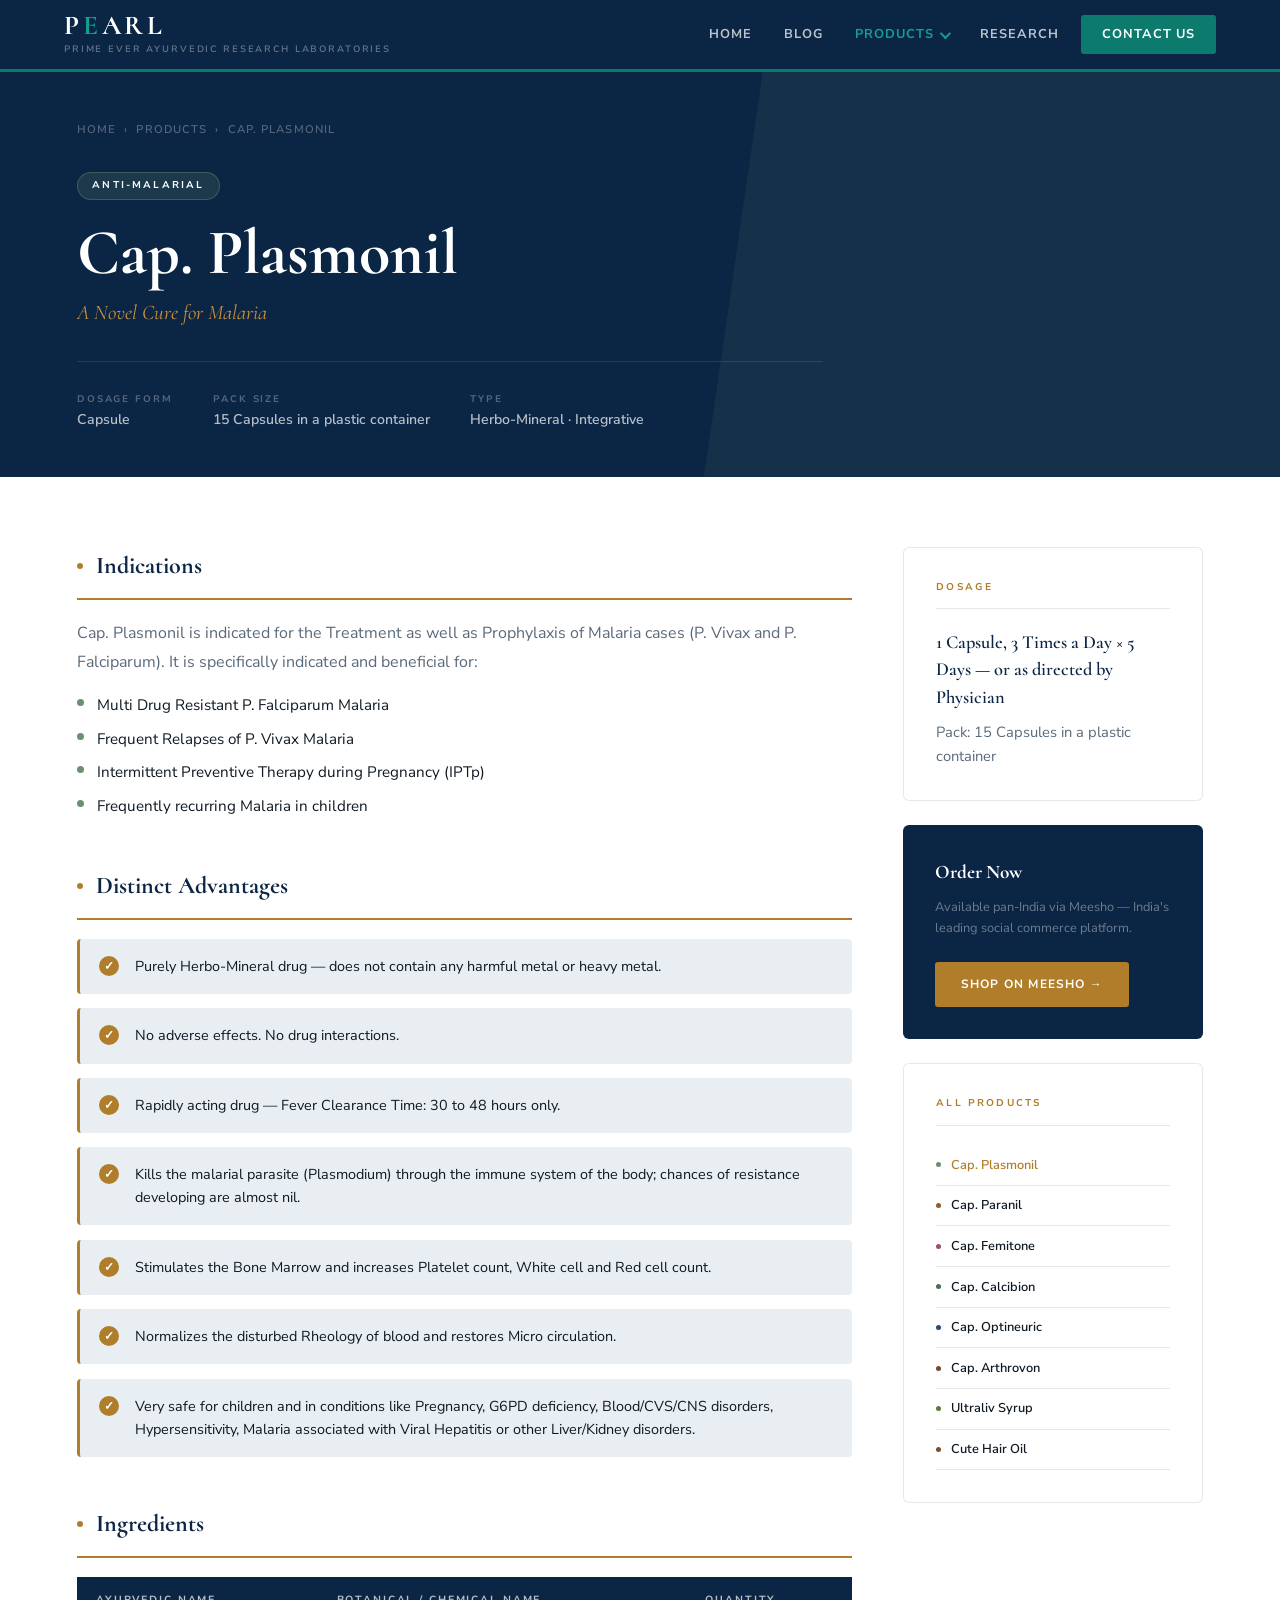
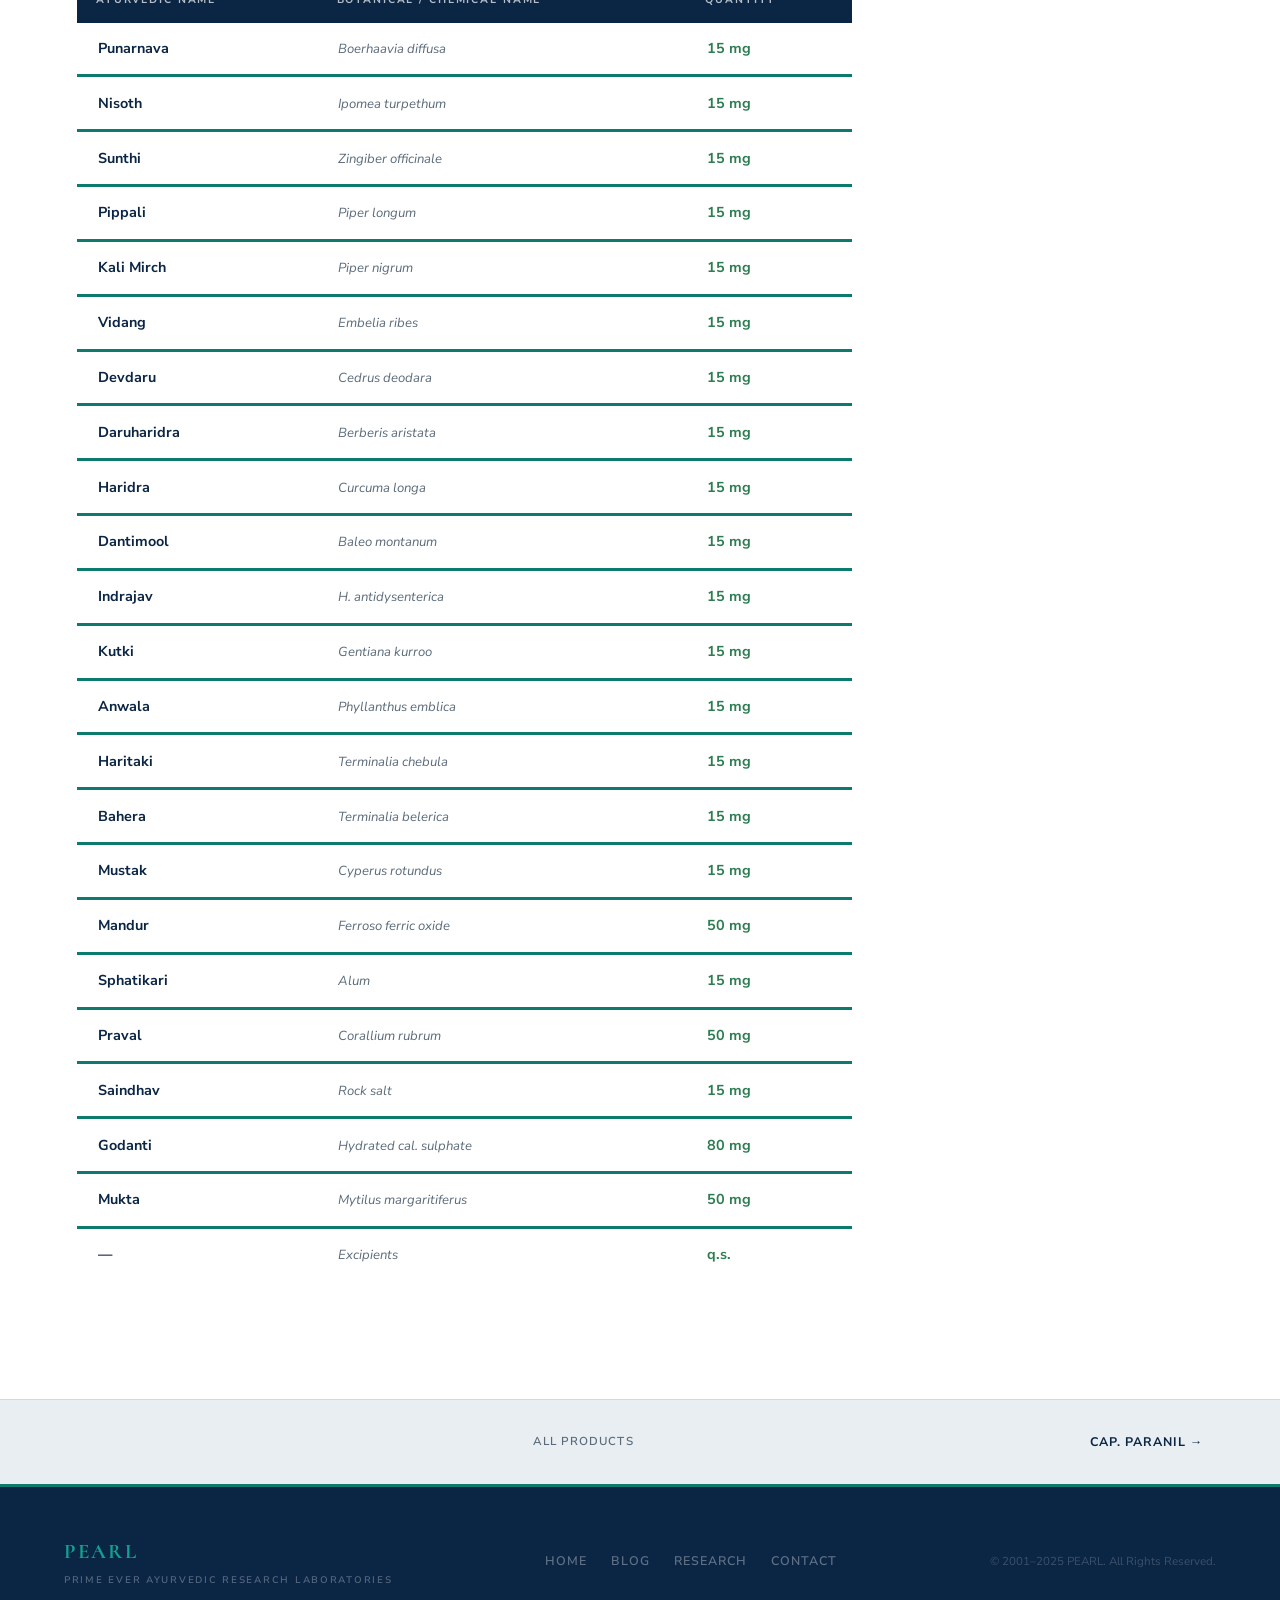
<file: plasmonil.html>
<!DOCTYPE html>
<html lang="en">
<head>
  <meta charset="UTF-8"/>
  <meta name="viewport" content="width=device-width, initial-scale=1.0"/>
  <title>Cap. Plasmonil — PEARL Integrative Medicine</title>
  <link rel="preconnect" href="https://fonts.googleapis.com">
  <link href="https://fonts.googleapis.com/css2?family=Cormorant:ital,wght@0,300;0,400;0,600;0,700;1,300;1,400;1,600&family=Nunito+Sans:wght@300;400;600;700;800&display=swap" rel="stylesheet">
  <link rel="stylesheet" href="shared.css">
  <style>
    /* ── PRODUCT PAGE STYLES ── */
    .prod-hero {
      padding-top: 76px;
      background: var(--navy);
      position: relative; overflow: hidden;
    }
    .prod-hero::after {
      content: '';
      position: absolute; top: 0; right: 0; bottom: 0; width: 45%;
      background: #6B8F711A;
      clip-path: polygon(12% 0, 100% 0, 100% 100%, 0% 100%);
    }
    .prod-hero-inner {
      padding: 5vh 6vw 5vh;
      position: relative; z-index: 2;
      max-width: 900px;
    }
    .prod-breadcrumb {
      display: flex; align-items: center; gap: 0.5rem;
      font-size: 0.7rem; font-weight: 600; letter-spacing: 0.1em;
      text-transform: uppercase; color: rgba(255,255,255,0.3);
      margin-bottom: 2rem;
    }
    .prod-breadcrumb a { color: rgba(255,255,255,0.3); transition: color 0.2s; }
    .prod-breadcrumb a:hover { color: var(--gold-lt); }
    .prod-cat-badge {
      display: inline-block;
      background: #6B8F7133;
      border: 1px solid #6B8F7166;
      color: #fff;
      font-size: 0.62rem; font-weight: 700; letter-spacing: 0.22em;
      text-transform: uppercase; padding: 0.3rem 0.9rem;
      border-radius: 100px; margin-bottom: 1.2rem;
    }
    .prod-hero-title {
      font-family: 'Cormorant', serif;
      font-size: clamp(2.8rem, 5vw, 5.5rem);
      font-weight: 700; color: white; line-height: 1.05;
      margin-bottom: 0.6rem;
    }
    .prod-tagline {
      font-family: 'Cormorant', serif;
      font-size: 1.3rem; font-style: italic; font-weight: 400;
      color: var(--gold-lt); margin-bottom: 2rem;
    }
    .prod-hero-meta {
      display: flex; align-items: center; gap: 2.5rem;
      padding-top: 1.8rem; border-top: 1px solid rgba(255,255,255,0.1);
    }
    .phm-item { display: flex; flex-direction: column; gap: 0.2rem; }
    .phm-label { font-size: 0.6rem; font-weight: 700; letter-spacing: 0.2em; text-transform: uppercase; color: rgba(255,255,255,0.3); }
    .phm-value { font-size: 0.88rem; font-weight: 600; color: rgba(255,255,255,0.7); }

    /* ── MAIN LAYOUT ── */
    .prod-layout {
      display: grid;
      grid-template-columns: 1fr 300px;
      gap: 4vw;
      padding: 70px 6vw;
      align-items: start;
    }

    /* ── CONTENT SECTIONS ── */
    .prod-section { margin-bottom: 3rem; }
    .prod-section-title {
      font-family: 'Cormorant', serif;
      font-size: 1.5rem; font-weight: 700; color: var(--navy);
      margin-bottom: 1.2rem; padding-bottom: 0.8rem;
      border-bottom: 2px solid var(--gold);
      display: flex; align-items: center; gap: 0.8rem;
    }
    .prod-section-title::before {
      content: '';
      width: 6px; height: 6px; border-radius: 50%;
      background: var(--gold); flex-shrink: 0;
    }

    .prod-indications ul {
      list-style: none; display: flex; flex-direction: column; gap: 0.6rem;
      margin-top: 0.8rem;
    }
    .prod-indications li {
      display: flex; align-items: flex-start; gap: 0.8rem;
      font-size: 0.95rem; color: var(--charcoal); line-height: 1.6;
    }
    .prod-indications li::before {
      content: '';
      width: 7px; height: 7px; border-radius: 50%;
      background: #6B8F71;
      flex-shrink: 0; margin-top: 6px;
    }
    .prod-intro-text {
      font-size: 1.0rem; color: var(--gray); line-height: 1.8;
      margin-bottom: 1rem;
    }

    .prod-advantages ul {
      list-style: none; display: flex; flex-direction: column; gap: 0.9rem;
    }
    .prod-advantages li {
      display: flex; align-items: flex-start; gap: 1rem;
      font-size: 0.9rem; color: var(--charcoal); line-height: 1.6;
      padding: 1rem 1.2rem;
      background: var(--cream);
      border-radius: 4px;
      border-left: 3px solid var(--gold);
    }
    .prod-advantages li::before {
      content: '✓';
      font-size: 0.72rem; font-weight: 700;
      color: white;
      background: var(--gold);
      width: 20px; height: 20px; border-radius: 50%;
      display: flex; align-items: center; justify-content: center;
      flex-shrink: 0; margin-top: 1px;
    }

    /* ── INGREDIENTS TABLE ── */
    .ing-note { font-size: 0.85rem; color: var(--gray); margin-bottom: 1rem; font-style: italic; }
    .ing-table {
      width: 100%; border-collapse: collapse;
      font-size: 0.9rem;
    }
    .ing-table thead tr {
      background: var(--navy);
    }
    .ing-table thead th {
      padding: 0.9rem 1.2rem; text-align: left;
      font-size: 0.65rem; font-weight: 700;
      letter-spacing: 0.18em; text-transform: uppercase;
      color: rgba(255,255,255,0.7);
    }
    .ing-table tbody tr { border-bottom: 3px solid var(--teal); }
    .ing-table tbody tr:last-child { border-bottom: none; }
    .ing-table tbody tr:hover { background: var(--cream); }
    .ing-table td {
      padding: 0.9rem 1.3rem;
      color: var(--charcoal); font-size: 0.9rem;
    }
    .ing-table td:first-child { font-weight: 700; color: var(--navy); }
    .ing-table td em { font-style: italic; color: var(--gray); font-size: 0.82rem; }
    .ing-table td:last-child { font-weight: 700; color: var(--sage); white-space: nowrap; }

    /* ── SIDEBAR ── */
    .prod-sidebar { position: sticky; top: 96px; }
    .sidebar-card {
      background: white; border: 1px solid var(--border);
      border-radius: 6px; padding: 2rem;
      margin-bottom: 1.5rem;
    }
    .sidebar-card-title {
      font-size: 0.62rem; font-weight: 700; letter-spacing: 0.22em;
      text-transform: uppercase; color: var(--gold);
      margin-bottom: 1.2rem; padding-bottom: 0.8rem;
      border-bottom: 1px solid var(--border);
    }
    .dosage-text {
      font-family: 'Cormorant', serif;
      font-size: 1.15rem; font-weight: 600; color: var(--navy);
      line-height: 1.5;
    }
    .pack-text {
      font-size: 0.92rem; color: var(--gray); margin-top: 0.6rem;
    }
    .sidebar-order-card {
      background: var(--navy); border-radius: 6px; padding: 2rem;
      margin-bottom: 1.5rem;
    }
    .sidebar-order-title {
      font-family: 'Cormorant', serif;
      font-size: 1.2rem; font-weight: 700; color: white; margin-bottom: 0.6rem;
    }
    .sidebar-order-sub {
      font-size: 0.8rem; color: rgba(255,255,255,0.4); line-height: 1.6; margin-bottom: 1.5rem;
    }
    .meesho-btn {
      display: inline-flex; align-items: center; gap: 0.5rem;
      background: var(--gold); color: white;
      padding: 0.8rem 1.6rem; border-radius: 3px;
      font-size: 0.75rem; font-weight: 700;
      letter-spacing: 0.1em; text-transform: uppercase;
      transition: background 0.2s;
    }
    .meesho-btn:hover { background: var(--gold-lt); }

    .prod-nav-strip {
      display: flex; justify-content: space-between; align-items: center;
      padding: 2rem 6vw;
      background: var(--cream);
      border-top: 1px solid var(--border);
    }
    .prod-nav-btn {
      font-size: 0.78rem; font-weight: 700; letter-spacing: 0.08em;
      text-transform: uppercase; color: var(--navy);
      transition: color 0.2s;
    }
    .prod-nav-btn:hover { color: var(--gold); }

    @media (max-width: 860px) {
      .prod-layout { grid-template-columns: 1fr; }
      .prod-sidebar { position: static; }
    }

    @media (max-width: 768px) {
      .prod-hero-inner { padding: 4vh 5vw; }
      .prod-layout { grid-template-columns: 1fr; padding: 40px 5vw; gap: 2rem; }
      .prod-sidebar { position: static; }
      .data-box { grid-template-columns: 1fr 1fr; }
      .prod-hero-meta { flex-wrap: wrap; gap: 1rem; }
      .prod-hero-title { font-size: clamp(2rem, 7vw, 3.5rem); }
      .prod-nav-strip { flex-direction: column; gap: 1rem; text-align: center; }
    }
    @media (max-width: 480px) {
      .data-box { grid-template-columns: 1fr; }
      .ing-table { font-size: 0.82rem; }
      .ing-table td, .ing-table th { padding: 0.7rem 0.8rem; }
    }

  </style>
</head>
<body>

<header class="site-header" id="siteHeader">
  <a href="index.html" class="header-brand">
    <span class="brand-name">P<span>E</span>ARL</span>
    <span class="brand-full">Prime Ever Ayurvedic Research Laboratories</span>
  </a>
  <nav class="site-nav">
      <a href="index.html" class="nav-item ">Home</a>
  <a href="blog.html"  class="nav-item ">Blog</a>
  <div class="nav-dropdown">
    <a href="index.html#products" class="nav-item nav-dropdown-toggle active">
      Products <span class="caret"></span>
    </a>
    <div class="nav-dropdown-menu">
      <a href="index.html#products" class="dropdown-item" style="border-bottom:1px solid var(--border);margin-bottom:0.3rem;padding-bottom:1rem;"><div><span style="display:block;font-size:0.8rem;font-weight:700;color:var(--gold);">View All Products →</span><span class="dropdown-item-cat">Full product range</span></div></a>
<a href="plasmonil.html" class="dropdown-item" data-file="plasmonil.html"><div><span style="display:block;font-size:0.8rem;font-weight:700;">Cap. Plasmonil</span><span class="dropdown-item-cat">Anti-Malarial</span></div></a>
<a href="paranil.html" class="dropdown-item" data-file="paranil.html"><div><span style="display:block;font-size:0.8rem;font-weight:700;">Cap. Paranil</span><span class="dropdown-item-cat">Immune Support</span></div></a>
<a href="femitone.html" class="dropdown-item" data-file="femitone.html"><div><span style="display:block;font-size:0.8rem;font-weight:700;">Cap. Femitone</span><span class="dropdown-item-cat">Women's Health</span></div></a>
<a href="calcibion.html" class="dropdown-item" data-file="calcibion.html"><div><span style="display:block;font-size:0.8rem;font-weight:700;">Cap. Calcibion</span><span class="dropdown-item-cat">Bone & Mineral</span></div></a>
<a href="optineuric.html" class="dropdown-item" data-file="optineuric.html"><div><span style="display:block;font-size:0.8rem;font-weight:700;">Cap. Optineuric</span><span class="dropdown-item-cat">Neural & Vision</span></div></a>
<a href="arthrovon.html" class="dropdown-item" data-file="arthrovon.html"><div><span style="display:block;font-size:0.8rem;font-weight:700;">Cap. Arthrovon</span><span class="dropdown-item-cat">Joint Health</span></div></a>
<a href="ultraliv.html" class="dropdown-item" data-file="ultraliv.html"><div><span style="display:block;font-size:0.8rem;font-weight:700;">Ultraliv Syrup</span><span class="dropdown-item-cat">Hepatic Support</span></div></a>
<a href="cute.html" class="dropdown-item" data-file="cute.html"><div><span style="display:block;font-size:0.8rem;font-weight:700;">Cute Hair Oil</span><span class="dropdown-item-cat">Dermatology</span></div></a>
    </div>
  </div>
  <a href="post.html"  class="nav-item ">Research</a>
  <a href="index.html#contact" class="nav-item nav-cta">Contact Us</a>
  </nav>

  <button class="nav-hamburger" id="hamburger" aria-label="Open menu">
    <span></span><span></span><span></span>
  </button>
</header>

<div class="mobile-menu" id="mobileMenu">
  <a href="index.html" class="mobile-link">Home</a>
  <a href="blog.html" class="mobile-link">Blog</a>
  <a href="post.html" class="mobile-link">Research</a>
  <div class="mobile-section-label">Products</div>
  <a href="plasmonil.html"  class="mobile-product-link"><span class="mobile-dot"></span>Cap. Plasmonil</a>
  <a href="paranil.html"    class="mobile-product-link"><span class="mobile-dot"></span>Cap. Paranil</a>
  <a href="femitone.html"   class="mobile-product-link"><span class="mobile-dot"></span>Cap. Femitone</a>
  <a href="calcibion.html"  class="mobile-product-link"><span class="mobile-dot"></span>Cap. Calcibion</a>
  <a href="optineuric.html" class="mobile-product-link"><span class="mobile-dot"></span>Cap. Optineuric</a>
  <a href="arthrovon.html"  class="mobile-product-link"><span class="mobile-dot"></span>Cap. Arthrovon</a>
  <a href="ultraliv.html"   class="mobile-product-link"><span class="mobile-dot"></span>Ultraliv Syrup</a>
  <a href="cute.html"       class="mobile-product-link"><span class="mobile-dot"></span>Cute Hair Oil</a>
  <a href="index.html#contact" class="mobile-cta">Contact Us</a>
</div>


<!-- HERO -->
<section class="prod-hero">
  <div class="prod-hero-inner">
    <div class="prod-breadcrumb">
      <a href="index.html">Home</a> <span>›</span>
      <a href="index.html#products">Products</a> <span>›</span>
      <span>Cap. Plasmonil</span>
    </div>
    <div class="prod-cat-badge">Anti-Malarial</div>
    <h1 class="prod-hero-title">Cap. Plasmonil</h1>
    <p class="prod-tagline">A Novel Cure for Malaria</p>
    <div class="prod-hero-meta">
      <div class="phm-item">
        <span class="phm-label">Dosage Form</span>
        <span class="phm-value">Capsule</span>
      </div>
      <div class="phm-item">
        <span class="phm-label">Pack Size</span>
        <span class="phm-value">15 Capsules in a plastic container</span>
      </div>
      <div class="phm-item">
        <span class="phm-label">Type</span>
        <span class="phm-value">Herbo-Mineral · Integrative</span>
      </div>
    </div>
  </div>
</section>

<!-- MAIN -->
<div class="prod-layout">
  <main>

    <!-- Indications -->
    <div class="prod-section prod-indications">
      <h2 class="prod-section-title">Indications</h2>
      <p class="prod-intro-text">Cap. Plasmonil is indicated for the Treatment as well as Prophylaxis of Malaria cases (P. Vivax and P. Falciparum). It is specifically indicated and beneficial for:</p>
      <ul><li>Multi Drug Resistant P. Falciparum Malaria</li>
<li>Frequent Relapses of P. Vivax Malaria</li>
<li>Intermittent Preventive Therapy during Pregnancy (IPTp)</li>
<li>Frequently recurring Malaria in children</li></ul>
    </div>

    <!-- Advantages -->
    <div class="prod-section prod-advantages">
      <h2 class="prod-section-title">Distinct Advantages</h2>
      <ul><li>Purely Herbo-Mineral drug — does not contain any harmful metal or heavy metal.</li>
<li>No adverse effects. No drug interactions.</li>
<li>Rapidly acting drug — Fever Clearance Time: 30 to 48 hours only.</li>
<li>Kills the malarial parasite (Plasmodium) through the immune system of the body; chances of resistance developing are almost nil.</li>
<li>Stimulates the Bone Marrow and increases Platelet count, White cell and Red cell count.</li>
<li>Normalizes the disturbed Rheology of blood and restores Micro circulation.</li>
<li>Very safe for children and in conditions like Pregnancy, G6PD deficiency, Blood/CVS/CNS disorders, Hypersensitivity, Malaria associated with Viral Hepatitis or other Liver/Kidney disorders.</li></ul>
    </div>

    <!-- Ingredients -->
    <div class="prod-section">
      <h2 class="prod-section-title">Ingredients</h2>
      
      <table class="ing-table">
        <thead>
          <tr>
            <th>Ayurvedic Name</th>
            <th>Botanical / Chemical Name</th>
            <th>Quantity</th>
          </tr>
        </thead>
        <tbody>
          <tr><td>Punarnava</td><td><em>Boerhaavia diffusa</em></td><td>15 mg</td></tr>
<tr><td>Nisoth</td><td><em>Ipomea turpethum</em></td><td>15 mg</td></tr>
<tr><td>Sunthi</td><td><em>Zingiber officinale</em></td><td>15 mg</td></tr>
<tr><td>Pippali</td><td><em>Piper longum</em></td><td>15 mg</td></tr>
<tr><td>Kali Mirch</td><td><em>Piper nigrum</em></td><td>15 mg</td></tr>
<tr><td>Vidang</td><td><em>Embelia ribes</em></td><td>15 mg</td></tr>
<tr><td>Devdaru</td><td><em>Cedrus deodara</em></td><td>15 mg</td></tr>
<tr><td>Daruharidra</td><td><em>Berberis aristata</em></td><td>15 mg</td></tr>
<tr><td>Haridra</td><td><em>Curcuma longa</em></td><td>15 mg</td></tr>
<tr><td>Dantimool</td><td><em>Baleo montanum</em></td><td>15 mg</td></tr>
<tr><td>Indrajav</td><td><em>H. antidysenterica</em></td><td>15 mg</td></tr>
<tr><td>Kutki</td><td><em>Gentiana kurroo</em></td><td>15 mg</td></tr>
<tr><td>Anwala</td><td><em>Phyllanthus emblica</em></td><td>15 mg</td></tr>
<tr><td>Haritaki</td><td><em>Terminalia chebula</em></td><td>15 mg</td></tr>
<tr><td>Bahera</td><td><em>Terminalia belerica</em></td><td>15 mg</td></tr>
<tr><td>Mustak</td><td><em>Cyperus rotundus</em></td><td>15 mg</td></tr>
<tr><td>Mandur</td><td><em>Ferroso ferric oxide</em></td><td>50 mg</td></tr>
<tr><td>Sphatikari</td><td><em>Alum</em></td><td>15 mg</td></tr>
<tr><td>Praval</td><td><em>Corallium rubrum</em></td><td>50 mg</td></tr>
<tr><td>Saindhav</td><td><em>Rock salt</em></td><td>15 mg</td></tr>
<tr><td>Godanti</td><td><em>Hydrated cal. sulphate</em></td><td>80 mg</td></tr>
<tr><td>Mukta</td><td><em>Mytilus margaritiferus</em></td><td>50 mg</td></tr>
<tr><td>—</td><td><em>Excipients</em></td><td>q.s.</td></tr>
        </tbody>
      </table>
    </div>

  </main>

  <!-- SIDEBAR -->
  <aside class="prod-sidebar">

    <div class="sidebar-card">
      <div class="sidebar-card-title">Dosage</div>
      <p class="dosage-text">1 Capsule, 3 Times a Day × 5 Days — or as directed by Physician</p>
      <p class="pack-text">Pack: 15 Capsules in a plastic container</p>
    </div>

    <div class="sidebar-order-card">
      <div class="sidebar-order-title">Order Now</div>
      <p class="sidebar-order-sub">Available pan-India via Meesho — India's leading social commerce platform.</p>
      <a href="https://meesho.com/latest-ayurvedic-products/p/129hnj?_ms=2&source=Meri+Shop" class="meesho-btn" target="_blank">Shop on Meesho →</a>
    </div>

    <div class="sidebar-card">
      <div class="sidebar-card-title">All Products</div>
      <a href="plasmonil.html" style="display:flex;align-items:center;gap:0.6rem;padding:0.6rem 0;border-bottom:1px solid var(--border);font-size:0.8rem;font-weight:600;color:var(--gold);transition:color 0.2s;" onmouseover="this.style.color='var(--gold)'" onmouseout="this.style.color='var(--gold)'"><span style="width:5px;height:5px;border-radius:50%;background:#6B8F71;flex-shrink:0;display:inline-block;"></span>Cap. Plasmonil</a><a href="paranil.html" style="display:flex;align-items:center;gap:0.6rem;padding:0.6rem 0;border-bottom:1px solid var(--border);font-size:0.8rem;font-weight:600;color:var(--plum);transition:color 0.2s;" onmouseover="this.style.color='var(--gold)'" onmouseout="this.style.color='var(--plum)'"><span style="width:5px;height:5px;border-radius:50%;background:#8B5E2A;flex-shrink:0;display:inline-block;"></span>Cap. Paranil</a><a href="femitone.html" style="display:flex;align-items:center;gap:0.6rem;padding:0.6rem 0;border-bottom:1px solid var(--border);font-size:0.8rem;font-weight:600;color:var(--plum);transition:color 0.2s;" onmouseover="this.style.color='var(--gold)'" onmouseout="this.style.color='var(--plum)'"><span style="width:5px;height:5px;border-radius:50%;background:#9B4F72;flex-shrink:0;display:inline-block;"></span>Cap. Femitone</a><a href="calcibion.html" style="display:flex;align-items:center;gap:0.6rem;padding:0.6rem 0;border-bottom:1px solid var(--border);font-size:0.8rem;font-weight:600;color:var(--plum);transition:color 0.2s;" onmouseover="this.style.color='var(--gold)'" onmouseout="this.style.color='var(--plum)'"><span style="width:5px;height:5px;border-radius:50%;background:#4A7052;flex-shrink:0;display:inline-block;"></span>Cap. Calcibion</a><a href="optineuric.html" style="display:flex;align-items:center;gap:0.6rem;padding:0.6rem 0;border-bottom:1px solid var(--border);font-size:0.8rem;font-weight:600;color:var(--plum);transition:color 0.2s;" onmouseover="this.style.color='var(--gold)'" onmouseout="this.style.color='var(--plum)'"><span style="width:5px;height:5px;border-radius:50%;background:#2D4A70;flex-shrink:0;display:inline-block;"></span>Cap. Optineuric</a><a href="arthrovon.html" style="display:flex;align-items:center;gap:0.6rem;padding:0.6rem 0;border-bottom:1px solid var(--border);font-size:0.8rem;font-weight:600;color:var(--plum);transition:color 0.2s;" onmouseover="this.style.color='var(--gold)'" onmouseout="this.style.color='var(--plum)'"><span style="width:5px;height:5px;border-radius:50%;background:#704A2D;flex-shrink:0;display:inline-block;"></span>Cap. Arthrovon</a><a href="ultraliv.html" style="display:flex;align-items:center;gap:0.6rem;padding:0.6rem 0;border-bottom:1px solid var(--border);font-size:0.8rem;font-weight:600;color:var(--plum);transition:color 0.2s;" onmouseover="this.style.color='var(--gold)'" onmouseout="this.style.color='var(--plum)'"><span style="width:5px;height:5px;border-radius:50%;background:#5C7A3A;flex-shrink:0;display:inline-block;"></span>Ultraliv Syrup</a><a href="cute.html" style="display:flex;align-items:center;gap:0.6rem;padding:0.6rem 0;border-bottom:1px solid var(--border);font-size:0.8rem;font-weight:600;color:var(--plum);transition:color 0.2s;" onmouseover="this.style.color='var(--gold)'" onmouseout="this.style.color='var(--plum)'"><span style="width:5px;height:5px;border-radius:50%;background:#7A4F2D;flex-shrink:0;display:inline-block;"></span>Cute Hair Oil</a>
    </div>

  </aside>
</div>

<!-- PREV/NEXT -->
<div class="prod-nav-strip">
  <span></span>
  <a href="index.html#products" style="font-size:0.72rem;color:var(--gray);font-weight:600;letter-spacing:0.1em;text-transform:uppercase;">All Products</a>
  <a href="paranil.html" class="prod-nav-btn">Cap. Paranil →</a>
</div>

<footer class="site-footer">
  <div>
    <div class="footer-brand-name">PEARL</div>
    <div class="footer-brand-sub">Prime Ever Ayurvedic Research Laboratories</div>
  </div>
  <ul class="footer-links">
    <li><a href="index.html">Home</a></li>
    <li><a href="blog.html">Blog</a></li>
    <li><a href="post.html">Research</a></li>
    <li><a href="index.html#contact">Contact</a></li>
  </ul>
  <p class="footer-copy">© 2001–2025 PEARL. All Rights Reserved.</p>
</footer>



<script>
  const hdr = document.getElementById('siteHeader');
  window.addEventListener('scroll', () => hdr.classList.toggle('scrolled', window.scrollY > 20));
  const ham = document.getElementById('hamburger');
  const mob = document.getElementById('mobileMenu');
  ham.addEventListener('click', () => {
    const open = mob.classList.toggle('open');
    ham.classList.toggle('open', open);
    document.body.style.overflow = open ? 'hidden' : '';
  });
  mob.querySelectorAll('a').forEach(a => a.addEventListener('click', () => {
    mob.classList.remove('open');
    ham.classList.remove('open');
    document.body.style.overflow = '';
  }));
</script>
</body>
</html>
</file>
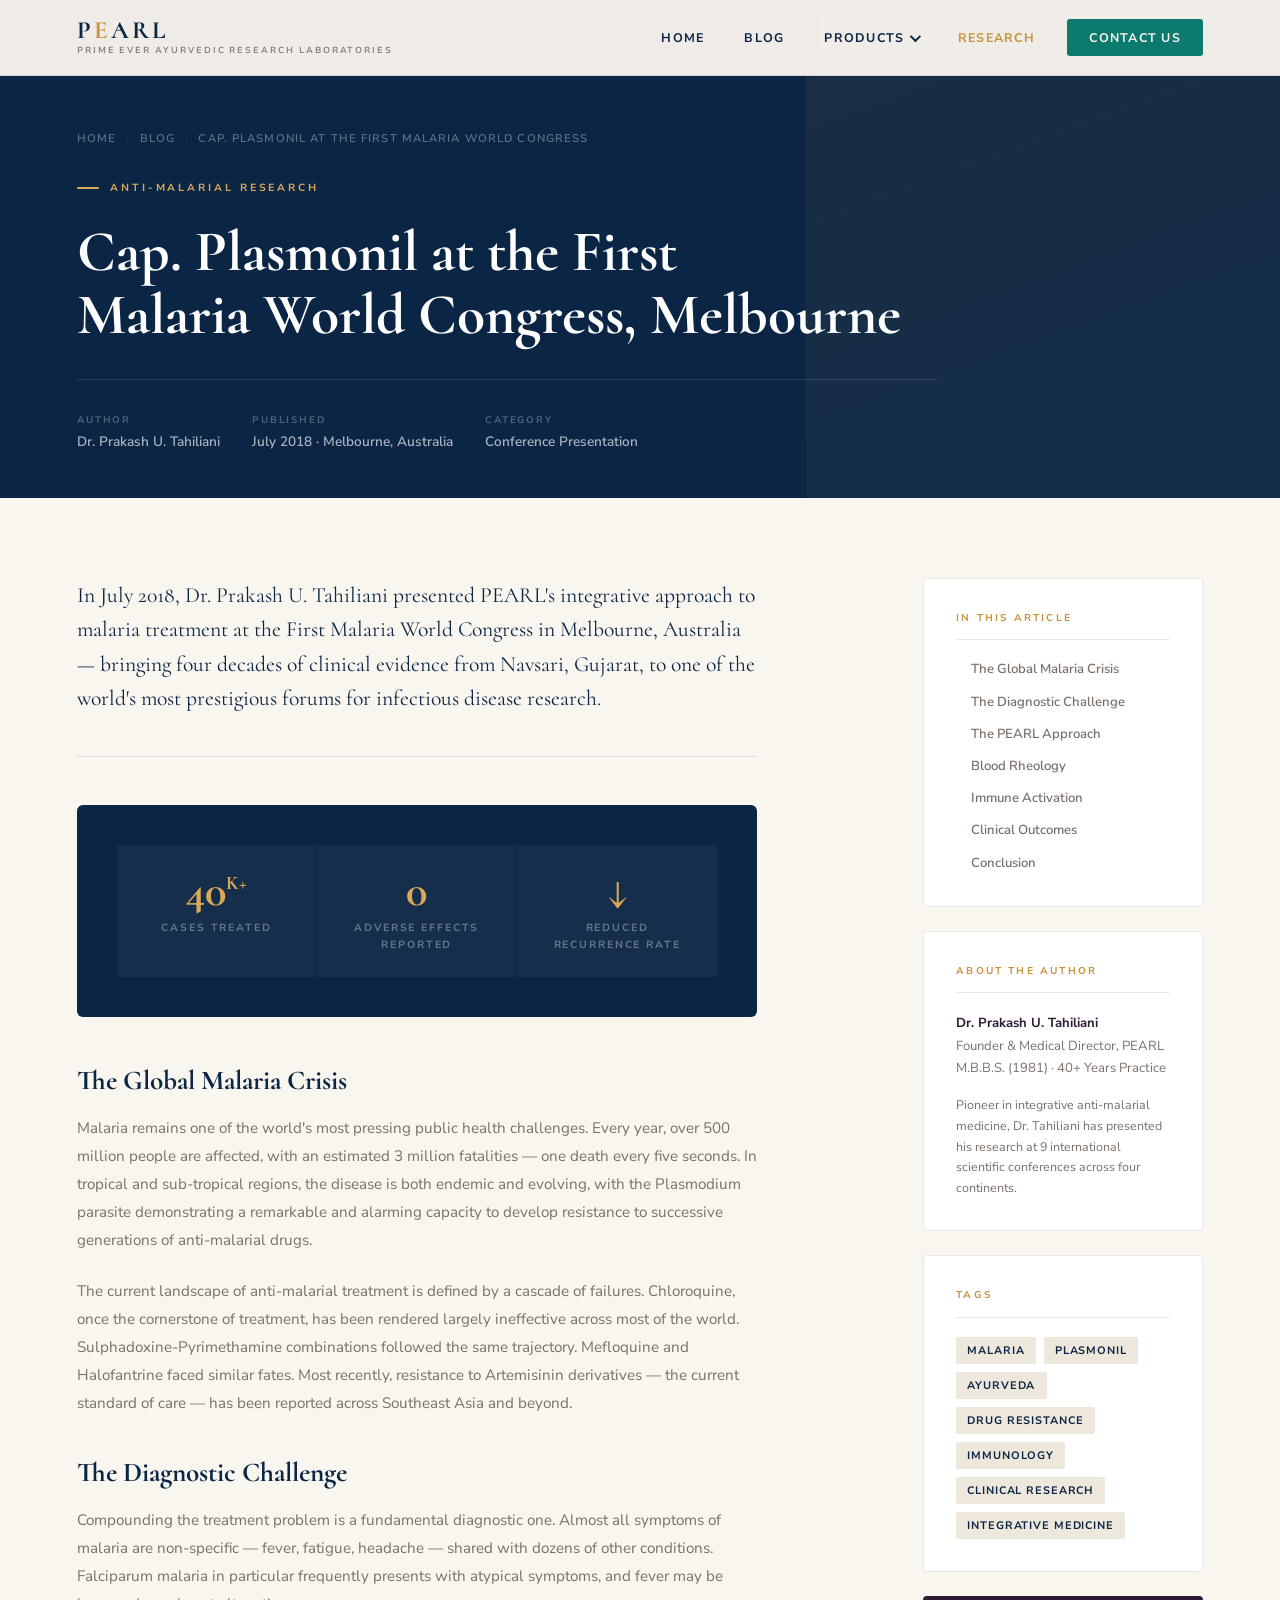
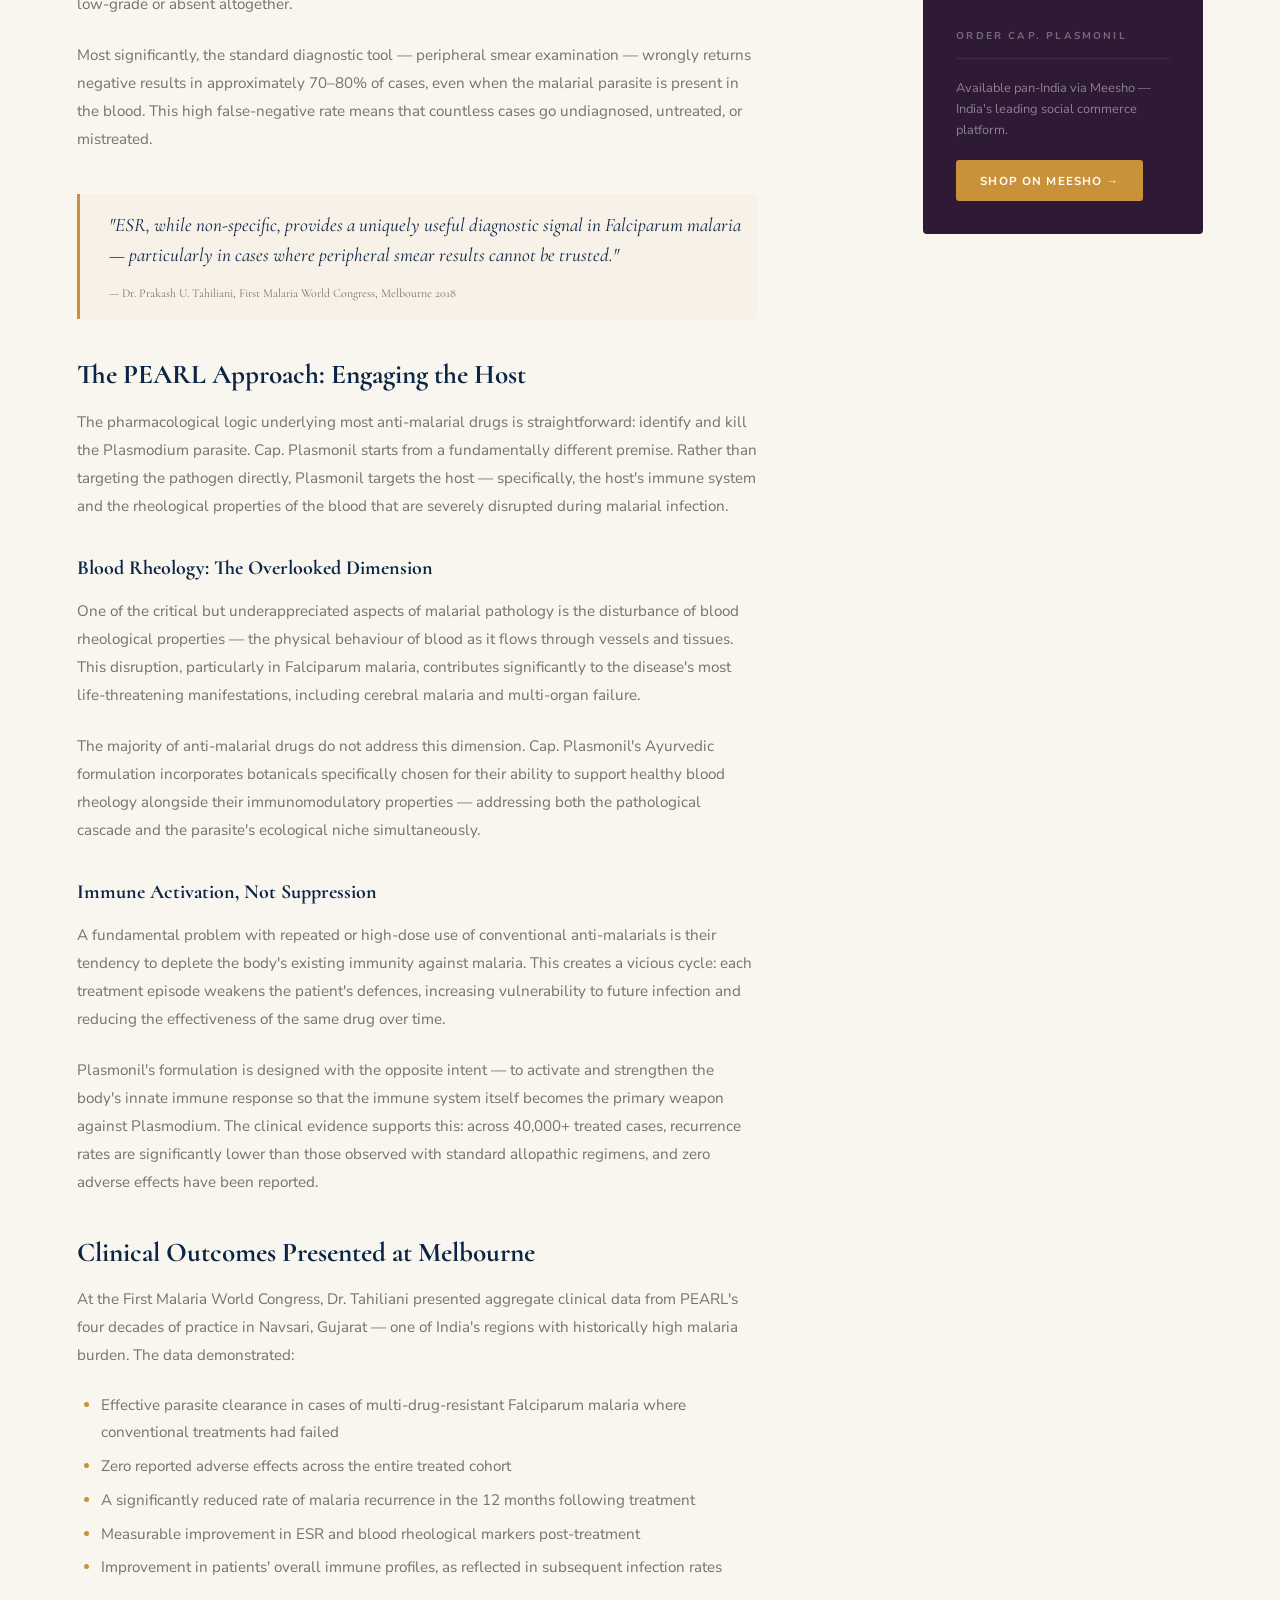
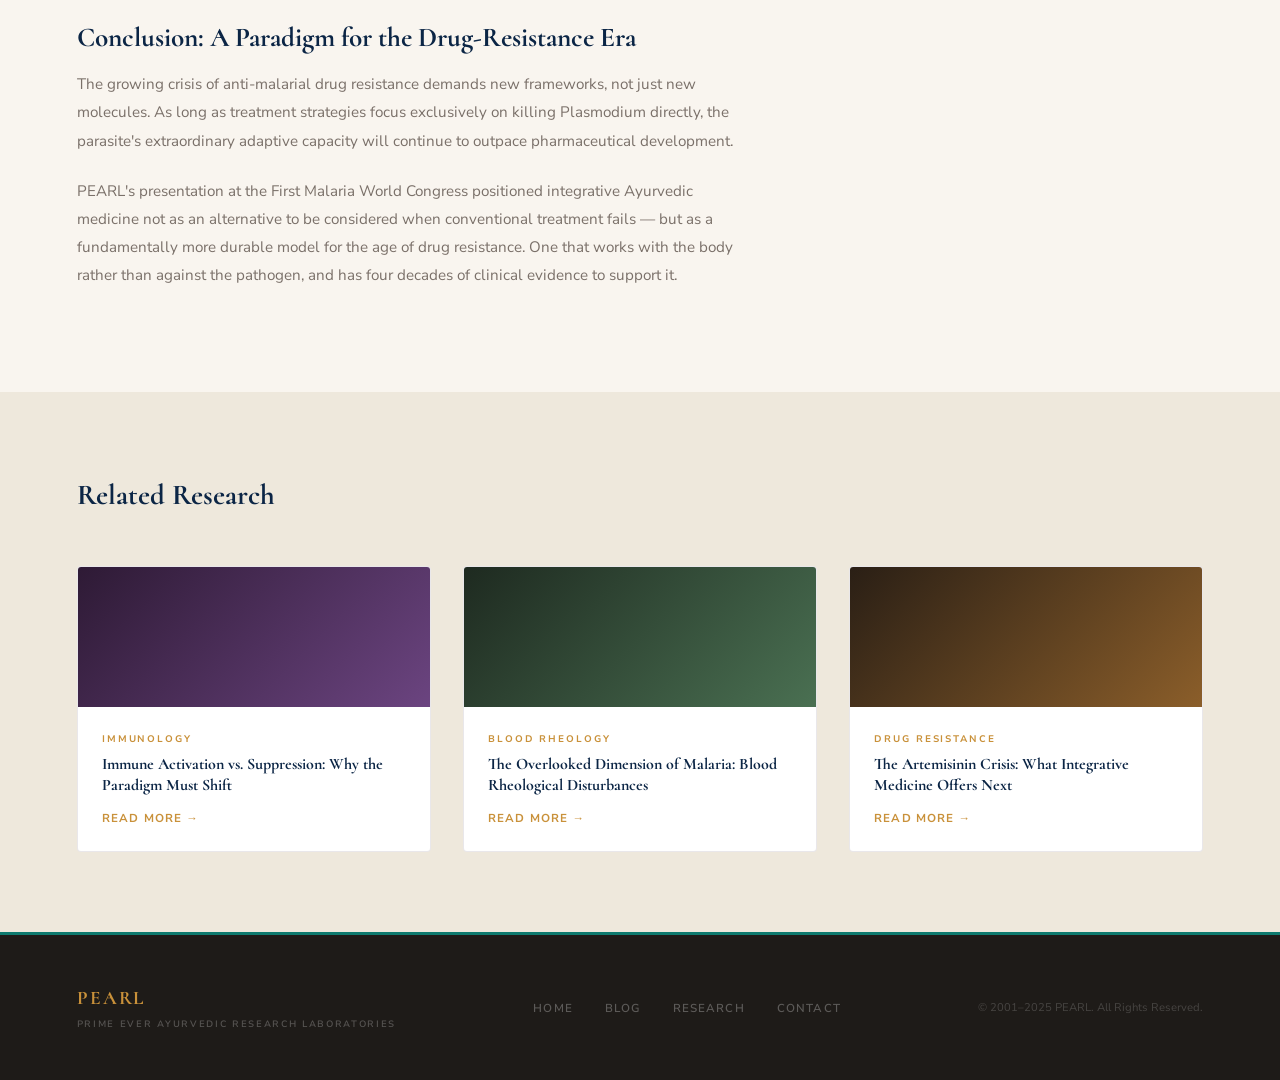
<file: post.html>
<!DOCTYPE html>
<html lang="en">
<head>
  <meta charset="UTF-8"/>
  <meta name="viewport" content="width=device-width, initial-scale=1.0"/>
  <title>Cap. Plasmonil at the First Malaria World Congress — PEARL</title>
  <link rel="preconnect" href="https://fonts.googleapis.com">
  <link rel="stylesheet" href="shared.css">
  <link href="https://fonts.googleapis.com/css2?family=Cormorant:ital,wght@0,300;0,400;0,600;0,700;1,300;1,400;1,600&family=Nunito+Sans:wght@300;400;600;700;800&display=swap" rel="stylesheet">
  <style>
    :root {
      --ivory:      #F9F5EF;
      --cream:      #EEE8DC;
      --white:      #FFFFFF;
      --plum:       #2E1A35;
      --plum-mid:   #4A2D58;
      --gold:       #C9913A;
      --gold-lt:    #DBA855;
      --sage:       #6B8F71;
      --charcoal:   #1E1B18;
      --gray:       #7A7069;
      --border:     rgba(46,26,53,0.1);
    }
    *, *::before, *::after { box-sizing: border-box; margin: 0; padding: 0; }
    html { scroll-behavior: smooth; }
    body { font-family: 'Nunito Sans', sans-serif; background: var(--ivory); color: var(--charcoal); overflow-x: hidden; }
    a { text-decoration: none; color: inherit; }

    /* HEADER */
    .site-header { position: fixed; top: 0; left: 0; right: 0; z-index: 300; height: 76px; display: flex; align-items: center; justify-content: space-between; padding: 0 6vw; background: rgba(249,245,239,0.96); backdrop-filter: blur(12px); border-bottom: 1px solid var(--border); transition: box-shadow 0.3s; }
    .site-header.scrolled { box-shadow: 0 2px 24px rgba(46,26,53,0.08); }
    .header-brand { display: flex; flex-direction: column; gap: 1px; }
    .brand-name { font-family: 'Cormorant', serif; font-size: 1.55rem; font-weight: 700; color: var(--navy); letter-spacing: 0.12em; line-height: 1; }
    .brand-name span { color: var(--gold); }
    .brand-full { font-size: 0.55rem; font-weight: 600; letter-spacing: 0.22em; text-transform: uppercase; color: var(--gray); }
    .site-nav { display: flex; align-items: center; gap: 0.5rem; }
    .nav-item { font-size: 0.78rem; font-weight: 700; letter-spacing: 0.1em; text-transform: uppercase; color: var(--navy); padding: 0.5rem 1rem; border-radius: 2px; transition: color 0.2s; }
    .nav-item:hover { color: var(--gold); }
    .nav-item.active { color: var(--gold); }
    .nav-cta { background: var(--navy); color: var(--ivory) !important; padding: 0.55rem 1.4rem; border-radius: 3px; margin-left: 0.5rem; }
    .nav-cta:hover { background: var(--navy-mid) !important; }

    /* POST HERO */
    .post-hero {
      padding-top: 76px;
      background: var(--navy);
      padding: 76px 6vw 0;
      position: relative; overflow: hidden;
    }
    .post-hero-inner {
      max-width: 860px;
      padding: 6vh 0 5vh;
      position: relative; z-index: 2;
    }
    .post-hero::before {
      content: '';
      position: absolute; bottom: 0; right: -5vw; top: 0;
      width: 42%;
      background: linear-gradient(160deg, rgba(201,145,58,0.08), rgba(107,144,113,0.08));
    }
    .breadcrumb {
      display: flex; align-items: center; gap: 0.6rem;
      font-size: 0.7rem; font-weight: 600;
      letter-spacing: 0.1em; text-transform: uppercase;
      color: rgba(255,255,255,0.35);
      margin-bottom: 2rem;
    }
    .breadcrumb a { color: rgba(255,255,255,0.35); transition: color 0.2s; }
    .breadcrumb a:hover { color: var(--gold-lt); }
    .breadcrumb-sep { opacity: 0.3; }
    .post-hero-cat {
      font-size: 0.65rem; font-weight: 700; letter-spacing: 0.28em; text-transform: uppercase;
      color: var(--gold-lt); margin-bottom: 1.5rem;
      display: flex; align-items: center; gap: 0.7rem;
    }
    .post-hero-cat::before { content: ''; width: 22px; height: 2px; background: var(--gold-lt); border-radius: 2px; }
    .post-hero-title {
      font-family: 'Cormorant', serif;
      font-size: clamp(2.2rem, 4.5vw, 4.5rem);
      font-weight: 700; color: white; line-height: 1.1;
      margin-bottom: 2rem;
    }
    .post-hero-meta {
      display: flex; align-items: center; gap: 2rem;
      padding-top: 2rem; border-top: 1px solid rgba(255,255,255,0.1);
    }
    .meta-item { display: flex; flex-direction: column; gap: 0.2rem; }
    .meta-label { font-size: 0.6rem; font-weight: 700; letter-spacing: 0.2em; text-transform: uppercase; color: rgba(255,255,255,0.28); }
    .meta-value { font-size: 0.85rem; color: rgba(255,255,255,0.65); font-weight: 600; }

    /* POST LAYOUT */
    .post-layout {
      display: grid;
      grid-template-columns: 1fr 280px;
      gap: 5vw;
      padding: 80px 6vw;
      align-items: start;
    }

    /* Article body */
    .post-article { max-width: 680px; }

    .post-lead {
      font-family: 'Cormorant', serif;
      font-size: 1.35rem; font-weight: 400;
      color: var(--navy); line-height: 1.6;
      margin-bottom: 2.5rem;
      padding-bottom: 2.5rem;
      border-bottom: 1px solid var(--border);
    }

    .post-body h2 {
      font-family: 'Cormorant', serif;
      font-size: 1.7rem; font-weight: 700;
      color: var(--navy); margin: 2.5rem 0 1rem;
      line-height: 1.2;
    }
    .post-body h3 {
      font-family: 'Cormorant', serif;
      font-size: 1.25rem; font-weight: 700;
      color: var(--navy); margin: 2rem 0 0.8rem;
    }
    .post-body p {
      font-size: 0.95rem; color: var(--gray);
      line-height: 1.85; margin-bottom: 1.4rem;
    }
    .post-body blockquote {
      font-family: 'Cormorant', serif;
      font-size: 1.2rem; font-style: italic;
      color: var(--navy); line-height: 1.6;
      border-left: 3px solid var(--gold);
      padding: 1rem 0 1rem 1.8rem;
      margin: 2.5rem 0;
      background: rgba(201,145,58,0.04);
      border-radius: 0 4px 4px 0;
    }
    .post-body ul, .post-body ol {
      margin: 0 0 1.4rem 1.5rem;
    }
    .post-body li {
      font-size: 0.95rem; color: var(--gray);
      line-height: 1.8; margin-bottom: 0.4rem;
    }
    .post-body li::marker { color: var(--gold); }

    /* Data highlight box */
    .data-box {
      background: var(--navy);
      border-radius: 6px;
      padding: 2.5rem;
      margin: 3rem 0;
      display: grid; grid-template-columns: repeat(3, 1fr);
      gap: 1px; background-color: var(--navy);
    }
    .data-item {
      padding: 1.5rem 2rem;
      background: rgba(255,255,255,0.04);
      text-align: center;
    }
    .data-num {
      font-family: 'Cormorant', serif;
      font-size: 2.8rem; font-weight: 700;
      color: var(--gold-lt); line-height: 1;
    }
    .data-num sup { font-size: 1.2rem; vertical-align: super; }
    .data-label {
      font-size: 0.65rem; font-weight: 700;
      letter-spacing: 0.18em; text-transform: uppercase;
      color: rgba(255,255,255,0.35); margin-top: 0.4rem;
    }

    /* Sidebar */
    .post-sidebar { position: sticky; top: 96px; }

    .sidebar-section {
      background: white;
      border: 1px solid var(--border);
      border-radius: 4px;
      padding: 2rem;
      margin-bottom: 1.5rem;
    }
    .sidebar-title {
      font-size: 0.62rem; font-weight: 700;
      letter-spacing: 0.22em; text-transform: uppercase;
      color: var(--gold); margin-bottom: 1.2rem;
      padding-bottom: 0.8rem; border-bottom: 1px solid var(--border);
    }
    .sidebar-toc { display: flex; flex-direction: column; gap: 0.7rem; }
    .toc-link {
      font-size: 0.82rem; color: var(--gray); font-weight: 600;
      padding-left: 0.8rem; border-left: 2px solid transparent;
      transition: color 0.2s, border-color 0.2s;
    }
    .toc-link:hover { color: var(--navy); border-color: var(--gold); }

    .sidebar-tags { display: flex; flex-wrap: wrap; gap: 0.5rem; }
    .tag-pill {
      font-size: 0.68rem; font-weight: 700;
      letter-spacing: 0.08em; text-transform: uppercase;
      color: var(--navy); background: var(--cream);
      padding: 0.3rem 0.7rem; border-radius: 2px;
    }

    /* Related posts */
    .related-posts { padding: 80px 6vw; background: var(--cream); }
    .related-title {
      font-family: 'Cormorant', serif; font-size: 1.8rem; font-weight: 700;
      color: var(--navy); margin-bottom: 3rem;
    }
    .related-grid { display: grid; grid-template-columns: repeat(3, 1fr); gap: 2rem; }
    .related-card {
      background: white; border-radius: 4px; overflow: hidden;
      border: 1px solid var(--border); transition: box-shadow 0.2s, transform 0.2s;
    }
    .related-card:hover { box-shadow: 0 8px 32px rgba(46,26,53,0.1); transform: translateY(-3px); }
    .related-card-visual { height: 140px; }
    .rcv-1 { background: linear-gradient(135deg, #2E1A35, #6B4480); }
    .rcv-2 { background: linear-gradient(135deg, #1E2A20, #4A7052); }
    .rcv-3 { background: linear-gradient(135deg, #2A1F15, #8B5E2A); }
    .related-card-body { padding: 1.5rem; }
    .related-card-cat { font-size: 0.6rem; font-weight: 700; letter-spacing: 0.2em; text-transform: uppercase; color: var(--gold); margin-bottom: 0.5rem; }
    .related-card-title { font-family: 'Cormorant', serif; font-size: 1rem; font-weight: 700; color: var(--navy); line-height: 1.3; margin-bottom: 0.8rem; }
    .related-card-link { font-size: 0.72rem; font-weight: 700; letter-spacing: 0.1em; text-transform: uppercase; color: var(--gold); }

    /* FOOTER */
    .site-footer { background: var(--charcoal); padding: 3rem 6vw; display: flex; justify-content: space-between; align-items: center; flex-wrap: wrap; gap: 1.5rem; }
    .footer-brand-name { font-family: 'Cormorant', serif; font-size: 1.2rem; font-weight: 700; color: var(--gold); letter-spacing: 0.1em; }
    .footer-brand-sub { font-size: 0.58rem; font-weight: 600; letter-spacing: 0.18em; text-transform: uppercase; color: rgba(255,255,255,0.25); margin-top: 3px; }
    .footer-links { display: flex; gap: 2rem; list-style: none; }
    .footer-links a { font-size: 0.72rem; font-weight: 600; letter-spacing: 0.1em; text-transform: uppercase; color: rgba(255,255,255,0.28); transition: color 0.2s; }
    .footer-links a:hover { color: var(--gold-lt); }
    .footer-copy { font-size: 0.7rem; color: rgba(255,255,255,0.18); }

    @media (max-width: 860px) {
      .post-layout { grid-template-columns: 1fr; }
      .post-sidebar { position: static; }
      .related-grid { grid-template-columns: 1fr 1fr; }
      .data-box { grid-template-columns: 1fr; }
      .site-nav .nav-item:not(.nav-cta) { display: none; }
    }
    @media (max-width: 560px) { .related-grid { grid-template-columns: 1fr; } }

    /* ── Mobile responsive ── */
    @media (max-width: 768px) {
      .blog-hero, .post-hero { padding-left: 5vw; padding-right: 5vw; }
      .blog-content { padding: 50px 5vw; }
      .featured-post { grid-template-columns: 1fr; }
      .posts-grid { grid-template-columns: 1fr 1fr; }
      .post-layout { grid-template-columns: 1fr; padding: 50px 5vw; }
      .post-sidebar { position: static; }
      .related-grid { grid-template-columns: 1fr 1fr; }
      .data-box { grid-template-columns: 1fr 1fr; }
      .post-hero-meta { flex-wrap: wrap; gap: 1rem; }
    }
    @media (max-width: 480px) {
      .posts-grid { grid-template-columns: 1fr; }
      .related-grid { grid-template-columns: 1fr; }
      .data-box { grid-template-columns: 1fr; }
      .blog-hero-title { font-size: clamp(2rem, 8vw, 3rem); }
      .post-hero-title { font-size: clamp(1.8rem, 7vw, 3rem); }
    }

  </style>
</head>
<body>

<header class="site-header" id="siteHeader">
  <a href="index.html" class="header-brand">
    <span class="brand-name">P<span>E</span>ARL</span>
    <span class="brand-full">Prime Ever Ayurvedic Research Laboratories</span>
  </a>
  <nav class="site-nav">
  <a href="index.html" class="nav-item">Home</a>
  <a href="blog.html"  class="nav-item">Blog</a>
  <div class="nav-dropdown">
    <a href="index.html#products" class="nav-item nav-dropdown-toggle">
      Products <span class="caret"></span>
    </a>
    <div class="nav-dropdown-menu">
      <a href="index.html#products" class="dropdown-item" style="border-bottom:1px solid var(--border);margin-bottom:0.3rem;padding-bottom:1rem;"><div><span style="display:block;font-size:0.8rem;font-weight:700;color:var(--gold);">View All Products →</span><span class="dropdown-item-cat">Full product range</span></div></a>

      <a href="plasmonil.html" class="dropdown-item"><div><span style="display:block;font-size:0.8rem;font-weight:700;">Cap. Plasmonil</span><span class="dropdown-item-cat">Anti-Malarial</span></div></a>
      <a href="paranil.html" class="dropdown-item"><div><span style="display:block;font-size:0.8rem;font-weight:700;">Cap. Paranil</span><span class="dropdown-item-cat">Immune Support</span></div></a>
      <a href="femitone.html" class="dropdown-item"><div><span style="display:block;font-size:0.8rem;font-weight:700;">Cap. Femitone</span><span class="dropdown-item-cat">Women's Health</span></div></a>
      <a href="calcibion.html" class="dropdown-item"><div><span style="display:block;font-size:0.8rem;font-weight:700;">Cap. Calcibion</span><span class="dropdown-item-cat">Bone &amp; Mineral</span></div></a>
      <a href="optineuric.html" class="dropdown-item"><div><span style="display:block;font-size:0.8rem;font-weight:700;">Cap. Optineuric</span><span class="dropdown-item-cat">Neural &amp; Vision</span></div></a>
      <a href="arthrovon.html" class="dropdown-item"><div><span style="display:block;font-size:0.8rem;font-weight:700;">Cap. Arthrovon</span><span class="dropdown-item-cat">Joint Health</span></div></a>
      <a href="ultraliv.html" class="dropdown-item"><div><span style="display:block;font-size:0.8rem;font-weight:700;">Ultraliv Syrup</span><span class="dropdown-item-cat">Hepatic Support</span></div></a>
      <a href="cute.html" class="dropdown-item"><div><span style="display:block;font-size:0.8rem;font-weight:700;">Cute Hair Oil</span><span class="dropdown-item-cat">Dermatology</span></div></a>
    </div>
  </div>
  <a href="post.html"  class="nav-item active">Research</a>
  <a href="index.html#contact" class="nav-item nav-cta">Contact Us</a>
  </nav>

  <button class="nav-hamburger" id="hamburger" aria-label="Open menu">
    <span></span><span></span><span></span>
  </button>
</header>

<div class="mobile-menu" id="mobileMenu">
  <a href="index.html" class="mobile-link">Home</a>
  <a href="blog.html" class="mobile-link">Blog</a>
  <a href="post.html" class="mobile-link active">Research</a>
  <div class="mobile-section-label">Products</div>
  <a href="plasmonil.html"  class="mobile-product-link"><span class="mobile-dot"></span>Cap. Plasmonil</a>
  <a href="paranil.html"    class="mobile-product-link"><span class="mobile-dot"></span>Cap. Paranil</a>
  <a href="femitone.html"   class="mobile-product-link"><span class="mobile-dot"></span>Cap. Femitone</a>
  <a href="calcibion.html"  class="mobile-product-link"><span class="mobile-dot"></span>Cap. Calcibion</a>
  <a href="optineuric.html" class="mobile-product-link"><span class="mobile-dot"></span>Cap. Optineuric</a>
  <a href="arthrovon.html"  class="mobile-product-link"><span class="mobile-dot"></span>Cap. Arthrovon</a>
  <a href="ultraliv.html"   class="mobile-product-link"><span class="mobile-dot"></span>Ultraliv Syrup</a>
  <a href="cute.html"       class="mobile-product-link"><span class="mobile-dot"></span>Cute Hair Oil</a>
  <a href="index.html#contact" class="mobile-cta">Contact Us</a>
</div>

<!-- POST HERO -->
<section class="post-hero">
  <div class="post-hero-inner">
    <div class="breadcrumb">
      <a href="index.html">Home</a>
      <span class="breadcrumb-sep">›</span>
      <a href="blog.html">Blog</a>
      <span class="breadcrumb-sep">›</span>
      <span>Cap. Plasmonil at the First Malaria World Congress</span>
    </div>
    <div class="post-hero-cat">Anti-Malarial Research</div>
    <h1 class="post-hero-title">Cap. Plasmonil at the First<br>Malaria World Congress, Melbourne</h1>
    <div class="post-hero-meta">
      <div class="meta-item">
        <span class="meta-label">Author</span>
        <span class="meta-value">Dr. Prakash U. Tahiliani</span>
      </div>
      <div class="meta-item">
        <span class="meta-label">Published</span>
        <span class="meta-value">July 2018 · Melbourne, Australia</span>
      </div>
      <div class="meta-item">
        <span class="meta-label">Category</span>
        <span class="meta-value">Conference Presentation</span>
      </div>
    </div>
  </div>
</section>

<!-- POST BODY -->
<div class="post-layout">
  <article class="post-article">

    <p class="post-lead">
      In July 2018, Dr. Prakash U. Tahiliani presented PEARL's integrative approach to malaria treatment at the First Malaria World Congress in Melbourne, Australia — bringing four decades of clinical evidence from Navsari, Gujarat, to one of the world's most prestigious forums for infectious disease research.
    </p>

    <div class="post-body">

      <div class="data-box">
        <div class="data-item">
          <div class="data-num">40<sup>K+</sup></div>
          <div class="data-label">Cases Treated</div>
        </div>
        <div class="data-item">
          <div class="data-num">0</div>
          <div class="data-label">Adverse Effects Reported</div>
        </div>
        <div class="data-item">
          <div class="data-num">↓</div>
          <div class="data-label">Reduced Recurrence Rate</div>
        </div>
      </div>

      <h2>The Global Malaria Crisis</h2>
      <p>
        Malaria remains one of the world's most pressing public health challenges. Every year, over 500 million people are affected, with an estimated 3 million fatalities — one death every five seconds. In tropical and sub-tropical regions, the disease is both endemic and evolving, with the Plasmodium parasite demonstrating a remarkable and alarming capacity to develop resistance to successive generations of anti-malarial drugs.
      </p>
      <p>
        The current landscape of anti-malarial treatment is defined by a cascade of failures. Chloroquine, once the cornerstone of treatment, has been rendered largely ineffective across most of the world. Sulphadoxine-Pyrimethamine combinations followed the same trajectory. Mefloquine and Halofantrine faced similar fates. Most recently, resistance to Artemisinin derivatives — the current standard of care — has been reported across Southeast Asia and beyond.
      </p>

      <h2>The Diagnostic Challenge</h2>
      <p>
        Compounding the treatment problem is a fundamental diagnostic one. Almost all symptoms of malaria are non-specific — fever, fatigue, headache — shared with dozens of other conditions. Falciparum malaria in particular frequently presents with atypical symptoms, and fever may be low-grade or absent altogether.
      </p>
      <p>
        Most significantly, the standard diagnostic tool — peripheral smear examination — wrongly returns negative results in approximately 70–80% of cases, even when the malarial parasite is present in the blood. This high false-negative rate means that countless cases go undiagnosed, untreated, or mistreated.
      </p>

      <blockquote>
        "ESR, while non-specific, provides a uniquely useful diagnostic signal in Falciparum malaria — particularly in cases where peripheral smear results cannot be trusted."
        <footer style="margin-top:0.8rem; font-size:0.75rem; color:var(--gray); font-style:normal;">— Dr. Prakash U. Tahiliani, First Malaria World Congress, Melbourne 2018</footer>
      </blockquote>

      <h2>The PEARL Approach: Engaging the Host</h2>
      <p>
        The pharmacological logic underlying most anti-malarial drugs is straightforward: identify and kill the Plasmodium parasite. Cap. Plasmonil starts from a fundamentally different premise. Rather than targeting the pathogen directly, Plasmonil targets the host — specifically, the host's immune system and the rheological properties of the blood that are severely disrupted during malarial infection.
      </p>

      <h3>Blood Rheology: The Overlooked Dimension</h3>
      <p>
        One of the critical but underappreciated aspects of malarial pathology is the disturbance of blood rheological properties — the physical behaviour of blood as it flows through vessels and tissues. This disruption, particularly in Falciparum malaria, contributes significantly to the disease's most life-threatening manifestations, including cerebral malaria and multi-organ failure.
      </p>
      <p>
        The majority of anti-malarial drugs do not address this dimension. Cap. Plasmonil's Ayurvedic formulation incorporates botanicals specifically chosen for their ability to support healthy blood rheology alongside their immunomodulatory properties — addressing both the pathological cascade and the parasite's ecological niche simultaneously.
      </p>

      <h3>Immune Activation, Not Suppression</h3>
      <p>
        A fundamental problem with repeated or high-dose use of conventional anti-malarials is their tendency to deplete the body's existing immunity against malaria. This creates a vicious cycle: each treatment episode weakens the patient's defences, increasing vulnerability to future infection and reducing the effectiveness of the same drug over time.
      </p>
      <p>
        Plasmonil's formulation is designed with the opposite intent — to activate and strengthen the body's innate immune response so that the immune system itself becomes the primary weapon against Plasmodium. The clinical evidence supports this: across 40,000+ treated cases, recurrence rates are significantly lower than those observed with standard allopathic regimens, and zero adverse effects have been reported.
      </p>

      <h2>Clinical Outcomes Presented at Melbourne</h2>
      <p>
        At the First Malaria World Congress, Dr. Tahiliani presented aggregate clinical data from PEARL's four decades of practice in Navsari, Gujarat — one of India's regions with historically high malaria burden. The data demonstrated:
      </p>
      <ul>
        <li>Effective parasite clearance in cases of multi-drug-resistant Falciparum malaria where conventional treatments had failed</li>
        <li>Zero reported adverse effects across the entire treated cohort</li>
        <li>A significantly reduced rate of malaria recurrence in the 12 months following treatment</li>
        <li>Measurable improvement in ESR and blood rheological markers post-treatment</li>
        <li>Improvement in patients' overall immune profiles, as reflected in subsequent infection rates</li>
      </ul>

      <h2>Conclusion: A Paradigm for the Drug-Resistance Era</h2>
      <p>
        The growing crisis of anti-malarial drug resistance demands new frameworks, not just new molecules. As long as treatment strategies focus exclusively on killing Plasmodium directly, the parasite's extraordinary adaptive capacity will continue to outpace pharmaceutical development.
      </p>
      <p>
        PEARL's presentation at the First Malaria World Congress positioned integrative Ayurvedic medicine not as an alternative to be considered when conventional treatment fails — but as a fundamentally more durable model for the age of drug resistance. One that works with the body rather than against the pathogen, and has four decades of clinical evidence to support it.
      </p>

    </div>
  </article>

  <!-- SIDEBAR -->
  <aside class="post-sidebar">
    <div class="sidebar-section">
      <div class="sidebar-title">In This Article</div>
      <div class="sidebar-toc">
        <a href="#" class="toc-link">The Global Malaria Crisis</a>
        <a href="#" class="toc-link">The Diagnostic Challenge</a>
        <a href="#" class="toc-link">The PEARL Approach</a>
        <a href="#" class="toc-link">Blood Rheology</a>
        <a href="#" class="toc-link">Immune Activation</a>
        <a href="#" class="toc-link">Clinical Outcomes</a>
        <a href="#" class="toc-link">Conclusion</a>
      </div>
    </div>

    <div class="sidebar-section">
      <div class="sidebar-title">About the Author</div>
      <p style="font-size:0.82rem; color:var(--gray); line-height:1.7; margin-bottom:1rem;">
        <strong style="color:var(--plum);">Dr. Prakash U. Tahiliani</strong><br>
        Founder &amp; Medical Director, PEARL<br>
        M.B.B.S. (1981) · 40+ Years Practice
      </p>
      <p style="font-size:0.78rem; color:var(--gray); line-height:1.65;">Pioneer in integrative anti-malarial medicine, Dr. Tahiliani has presented his research at 9 international scientific conferences across four continents.</p>
    </div>

    <div class="sidebar-section">
      <div class="sidebar-title">Tags</div>
      <div class="sidebar-tags">
        <span class="tag-pill">Malaria</span>
        <span class="tag-pill">Plasmonil</span>
        <span class="tag-pill">Ayurveda</span>
        <span class="tag-pill">Drug Resistance</span>
        <span class="tag-pill">Immunology</span>
        <span class="tag-pill">Clinical Research</span>
        <span class="tag-pill">Integrative Medicine</span>
      </div>
    </div>

    <div class="sidebar-section" style="background:var(--plum); border-color:transparent;">
      <div class="sidebar-title" style="color:rgba(255,255,255,0.35); border-color:rgba(255,255,255,0.08);">Order Cap. Plasmonil</div>
      <p style="font-size:0.8rem; color:rgba(255,255,255,0.45); line-height:1.65; margin-bottom:1.2rem;">Available pan-India via Meesho — India's leading social commerce platform.</p>
      <a href="https://meesho.com/PRIMEEVERAYURVEDICRESEARCHLABORATOR" target="_blank"
         style="display:inline-block; background:var(--gold); color:white; padding:0.7rem 1.5rem; border-radius:3px; font-size:0.72rem; font-weight:700; letter-spacing:0.1em; text-transform:uppercase; transition:background 0.2s;">
        Shop on Meesho →
      </a>
    </div>
  </aside>
</div>

<!-- RELATED POSTS -->
<section class="related-posts">
  <h2 class="related-title">Related Research</h2>
  <div class="related-grid">
    <a href="post.html" class="related-card">
      <div class="related-card-visual rcv-1"></div>
      <div class="related-card-body">
        <div class="related-card-cat">Immunology</div>
        <div class="related-card-title">Immune Activation vs. Suppression: Why the Paradigm Must Shift</div>
        <div class="related-card-link">Read More →</div>
      </div>
    </a>
    <a href="post.html" class="related-card">
      <div class="related-card-visual rcv-2"></div>
      <div class="related-card-body">
        <div class="related-card-cat">Blood Rheology</div>
        <div class="related-card-title">The Overlooked Dimension of Malaria: Blood Rheological Disturbances</div>
        <div class="related-card-link">Read More →</div>
      </div>
    </a>
    <a href="post.html" class="related-card">
      <div class="related-card-visual rcv-3"></div>
      <div class="related-card-body">
        <div class="related-card-cat">Drug Resistance</div>
        <div class="related-card-title">The Artemisinin Crisis: What Integrative Medicine Offers Next</div>
        <div class="related-card-link">Read More →</div>
      </div>
    </a>
  </div>
</section>

<footer class="site-footer">
  <div>
    <div class="footer-brand-name">PEARL</div>
    <div class="footer-brand-sub">Prime Ever Ayurvedic Research Laboratories</div>
  </div>
  <ul class="footer-links">
    <li><a href="index.html">Home</a></li>
    <li><a href="blog.html">Blog</a></li>
    <li><a href="post.html">Research</a></li>
    <li><a href="index.html#contact">Contact</a></li>
  </ul>
  <p class="footer-copy">© 2001–2025 PEARL. All Rights Reserved.</p>
</footer>



<script>
  const hdr = document.getElementById('siteHeader');
  window.addEventListener('scroll', () => hdr.classList.toggle('scrolled', window.scrollY > 20));
  const ham = document.getElementById('hamburger');
  const mob = document.getElementById('mobileMenu');
  ham.addEventListener('click', () => {
    const open = mob.classList.toggle('open');
    ham.classList.toggle('open', open);
    document.body.style.overflow = open ? 'hidden' : '';
  });
  mob.querySelectorAll('a').forEach(a => a.addEventListener('click', () => {
    mob.classList.remove('open');
    ham.classList.remove('open');
    document.body.style.overflow = '';
  }));
</script>
</body>
</html>
</file>
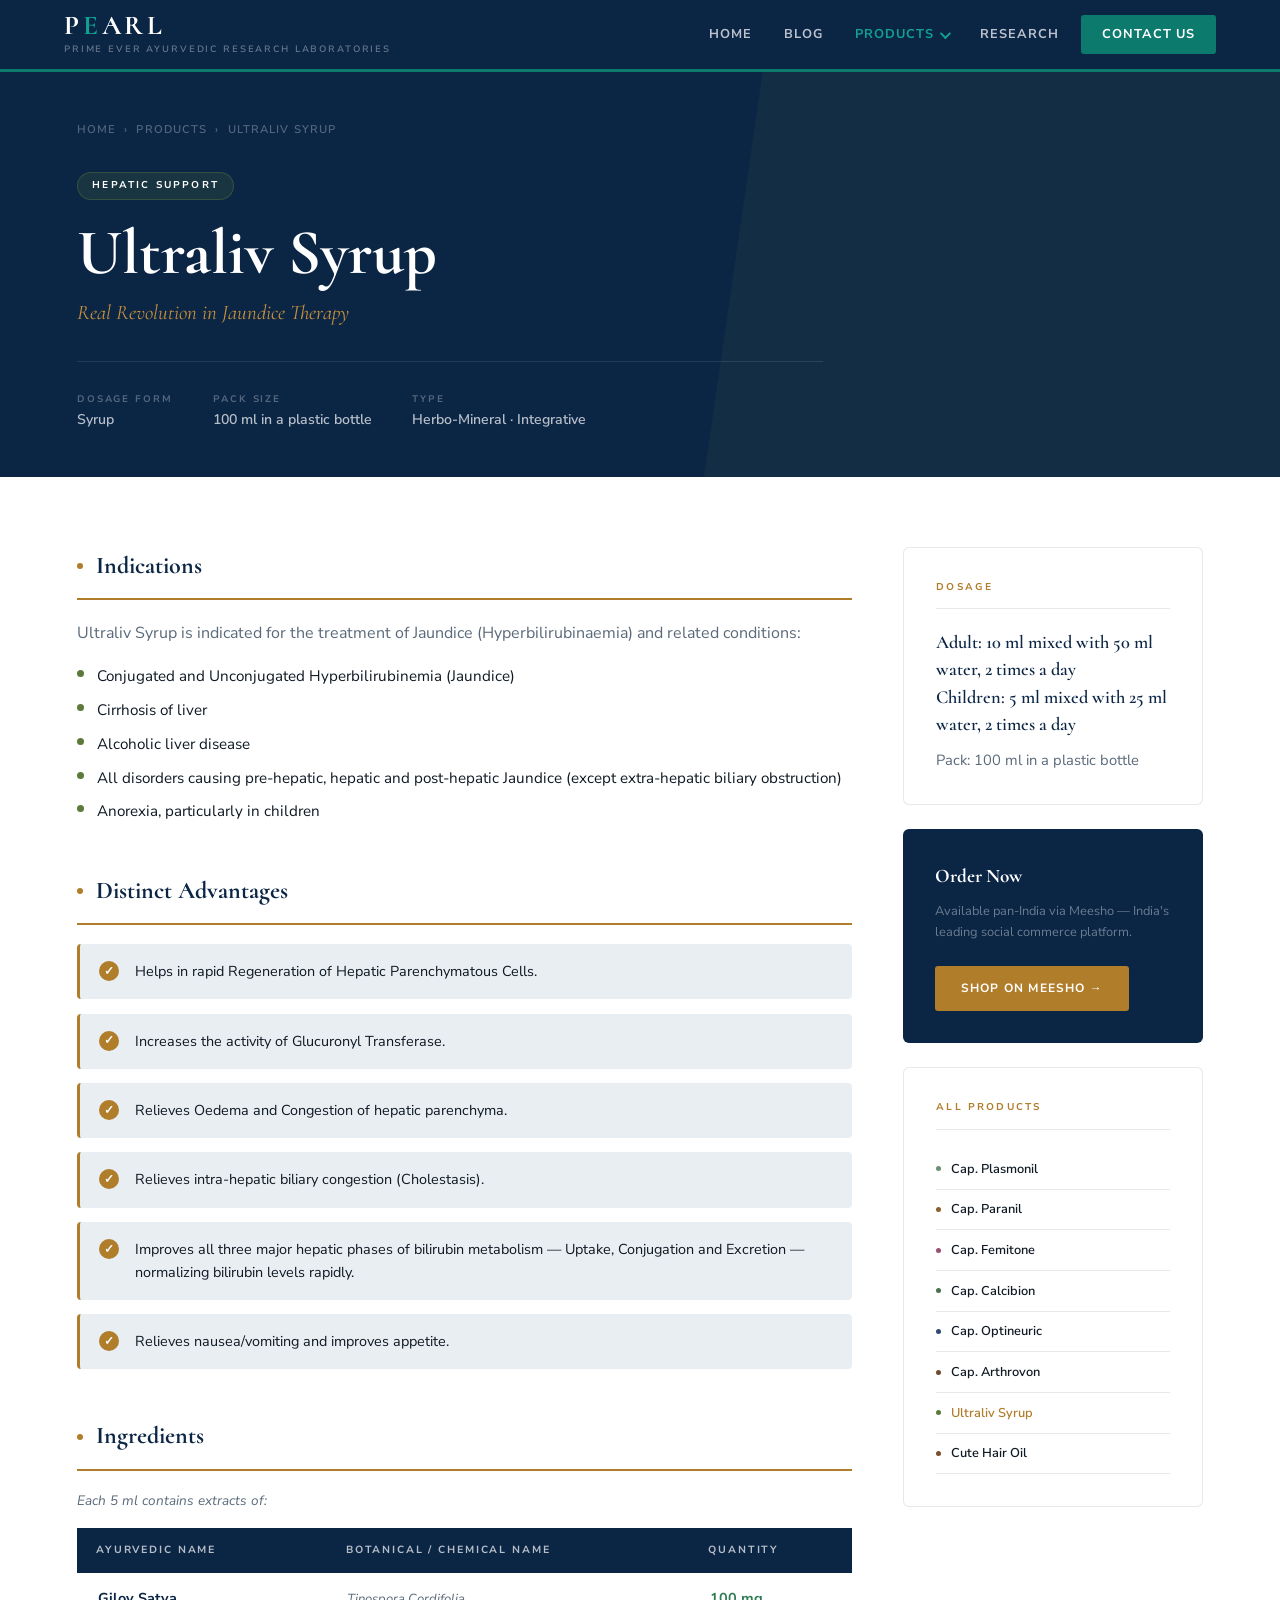
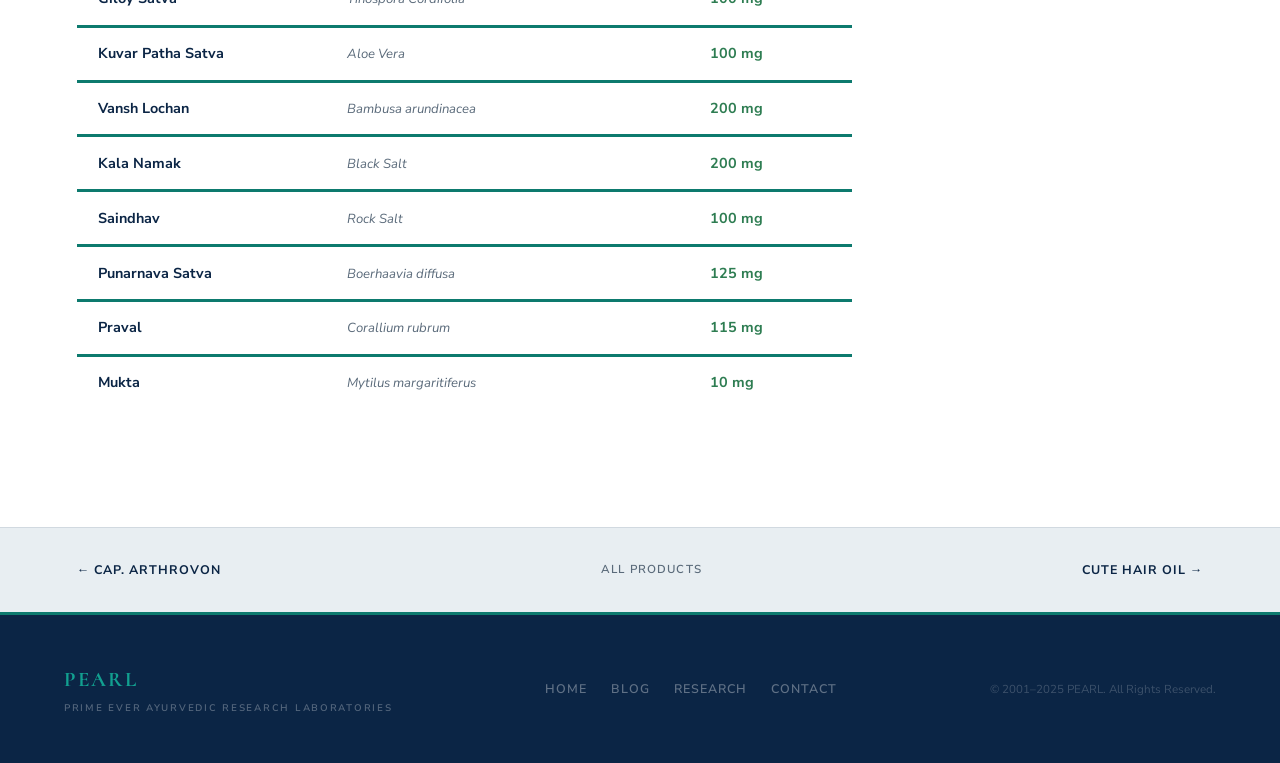
<file: ultraliv.html>
<!DOCTYPE html>
<html lang="en">
<head>
  <meta charset="UTF-8"/>
  <meta name="viewport" content="width=device-width, initial-scale=1.0"/>
  <title>Ultraliv Syrup — PEARL Integrative Medicine</title>
  <link rel="preconnect" href="https://fonts.googleapis.com">
  <link href="https://fonts.googleapis.com/css2?family=Cormorant:ital,wght@0,300;0,400;0,600;0,700;1,300;1,400;1,600&family=Nunito+Sans:wght@300;400;600;700;800&display=swap" rel="stylesheet">
  <link rel="stylesheet" href="shared.css">
  <style>
    /* ── PRODUCT PAGE STYLES ── */
    .prod-hero {
      padding-top: 76px;
      background: var(--navy);
      position: relative; overflow: hidden;
    }
    .prod-hero::after {
      content: '';
      position: absolute; top: 0; right: 0; bottom: 0; width: 45%;
      background: #5C7A3A1A;
      clip-path: polygon(12% 0, 100% 0, 100% 100%, 0% 100%);
    }
    .prod-hero-inner {
      padding: 5vh 6vw 5vh;
      position: relative; z-index: 2;
      max-width: 900px;
    }
    .prod-breadcrumb {
      display: flex; align-items: center; gap: 0.5rem;
      font-size: 0.7rem; font-weight: 600; letter-spacing: 0.1em;
      text-transform: uppercase; color: rgba(255,255,255,0.3);
      margin-bottom: 2rem;
    }
    .prod-breadcrumb a { color: rgba(255,255,255,0.3); transition: color 0.2s; }
    .prod-breadcrumb a:hover { color: var(--gold-lt); }
    .prod-cat-badge {
      display: inline-block;
      background: #5C7A3A33;
      border: 1px solid #5C7A3A66;
      color: #fff;
      font-size: 0.62rem; font-weight: 700; letter-spacing: 0.22em;
      text-transform: uppercase; padding: 0.3rem 0.9rem;
      border-radius: 100px; margin-bottom: 1.2rem;
    }
    .prod-hero-title {
      font-family: 'Cormorant', serif;
      font-size: clamp(2.8rem, 5vw, 5.5rem);
      font-weight: 700; color: white; line-height: 1.05;
      margin-bottom: 0.6rem;
    }
    .prod-tagline {
      font-family: 'Cormorant', serif;
      font-size: 1.3rem; font-style: italic; font-weight: 400;
      color: var(--gold-lt); margin-bottom: 2rem;
    }
    .prod-hero-meta {
      display: flex; align-items: center; gap: 2.5rem;
      padding-top: 1.8rem; border-top: 1px solid rgba(255,255,255,0.1);
    }
    .phm-item { display: flex; flex-direction: column; gap: 0.2rem; }
    .phm-label { font-size: 0.6rem; font-weight: 700; letter-spacing: 0.2em; text-transform: uppercase; color: rgba(255,255,255,0.3); }
    .phm-value { font-size: 0.88rem; font-weight: 600; color: rgba(255,255,255,0.7); }

    /* ── MAIN LAYOUT ── */
    .prod-layout {
      display: grid;
      grid-template-columns: 1fr 300px;
      gap: 4vw;
      padding: 70px 6vw;
      align-items: start;
    }

    /* ── CONTENT SECTIONS ── */
    .prod-section { margin-bottom: 3rem; }
    .prod-section-title {
      font-family: 'Cormorant', serif;
      font-size: 1.5rem; font-weight: 700; color: var(--navy);
      margin-bottom: 1.2rem; padding-bottom: 0.8rem;
      border-bottom: 2px solid var(--gold);
      display: flex; align-items: center; gap: 0.8rem;
    }
    .prod-section-title::before {
      content: '';
      width: 6px; height: 6px; border-radius: 50%;
      background: var(--gold); flex-shrink: 0;
    }

    .prod-indications ul {
      list-style: none; display: flex; flex-direction: column; gap: 0.6rem;
      margin-top: 0.8rem;
    }
    .prod-indications li {
      display: flex; align-items: flex-start; gap: 0.8rem;
      font-size: 0.95rem; color: var(--charcoal); line-height: 1.6;
    }
    .prod-indications li::before {
      content: '';
      width: 7px; height: 7px; border-radius: 50%;
      background: #5C7A3A;
      flex-shrink: 0; margin-top: 6px;
    }
    .prod-intro-text {
      font-size: 1.0rem; color: var(--gray); line-height: 1.8;
      margin-bottom: 1rem;
    }

    .prod-advantages ul {
      list-style: none; display: flex; flex-direction: column; gap: 0.9rem;
    }
    .prod-advantages li {
      display: flex; align-items: flex-start; gap: 1rem;
      font-size: 0.9rem; color: var(--charcoal); line-height: 1.6;
      padding: 1rem 1.2rem;
      background: var(--cream);
      border-radius: 4px;
      border-left: 3px solid var(--gold);
    }
    .prod-advantages li::before {
      content: '✓';
      font-size: 0.72rem; font-weight: 700;
      color: white;
      background: var(--gold);
      width: 20px; height: 20px; border-radius: 50%;
      display: flex; align-items: center; justify-content: center;
      flex-shrink: 0; margin-top: 1px;
    }

    /* ── INGREDIENTS TABLE ── */
    .ing-note { font-size: 0.85rem; color: var(--gray); margin-bottom: 1rem; font-style: italic; }
    .ing-table {
      width: 100%; border-collapse: collapse;
      font-size: 0.9rem;
    }
    .ing-table thead tr {
      background: var(--navy);
    }
    .ing-table thead th {
      padding: 0.9rem 1.2rem; text-align: left;
      font-size: 0.65rem; font-weight: 700;
      letter-spacing: 0.18em; text-transform: uppercase;
      color: rgba(255,255,255,0.7);
    }
    .ing-table tbody tr { border-bottom: 3px solid var(--teal); }
    .ing-table tbody tr:last-child { border-bottom: none; }
    .ing-table tbody tr:hover { background: var(--cream); }
    .ing-table td {
      padding: 0.9rem 1.3rem;
      color: var(--charcoal); font-size: 0.9rem;
    }
    .ing-table td:first-child { font-weight: 700; color: var(--navy); }
    .ing-table td em { font-style: italic; color: var(--gray); font-size: 0.82rem; }
    .ing-table td:last-child { font-weight: 700; color: var(--sage); white-space: nowrap; }

    /* ── SIDEBAR ── */
    .prod-sidebar { position: sticky; top: 96px; }
    .sidebar-card {
      background: white; border: 1px solid var(--border);
      border-radius: 6px; padding: 2rem;
      margin-bottom: 1.5rem;
    }
    .sidebar-card-title {
      font-size: 0.62rem; font-weight: 700; letter-spacing: 0.22em;
      text-transform: uppercase; color: var(--gold);
      margin-bottom: 1.2rem; padding-bottom: 0.8rem;
      border-bottom: 1px solid var(--border);
    }
    .dosage-text {
      font-family: 'Cormorant', serif;
      font-size: 1.15rem; font-weight: 600; color: var(--navy);
      line-height: 1.5;
    }
    .pack-text {
      font-size: 0.92rem; color: var(--gray); margin-top: 0.6rem;
    }
    .sidebar-order-card {
      background: var(--navy); border-radius: 6px; padding: 2rem;
      margin-bottom: 1.5rem;
    }
    .sidebar-order-title {
      font-family: 'Cormorant', serif;
      font-size: 1.2rem; font-weight: 700; color: white; margin-bottom: 0.6rem;
    }
    .sidebar-order-sub {
      font-size: 0.8rem; color: rgba(255,255,255,0.4); line-height: 1.6; margin-bottom: 1.5rem;
    }
    .meesho-btn {
      display: inline-flex; align-items: center; gap: 0.5rem;
      background: var(--gold); color: white;
      padding: 0.8rem 1.6rem; border-radius: 3px;
      font-size: 0.75rem; font-weight: 700;
      letter-spacing: 0.1em; text-transform: uppercase;
      transition: background 0.2s;
    }
    .meesho-btn:hover { background: var(--gold-lt); }

    .prod-nav-strip {
      display: flex; justify-content: space-between; align-items: center;
      padding: 2rem 6vw;
      background: var(--cream);
      border-top: 1px solid var(--border);
    }
    .prod-nav-btn {
      font-size: 0.78rem; font-weight: 700; letter-spacing: 0.08em;
      text-transform: uppercase; color: var(--navy);
      transition: color 0.2s;
    }
    .prod-nav-btn:hover { color: var(--gold); }

    @media (max-width: 860px) {
      .prod-layout { grid-template-columns: 1fr; }
      .prod-sidebar { position: static; }
    }

    @media (max-width: 768px) {
      .prod-hero-inner { padding: 4vh 5vw; }
      .prod-layout { grid-template-columns: 1fr; padding: 40px 5vw; gap: 2rem; }
      .prod-sidebar { position: static; }
      .data-box { grid-template-columns: 1fr 1fr; }
      .prod-hero-meta { flex-wrap: wrap; gap: 1rem; }
      .prod-hero-title { font-size: clamp(2rem, 7vw, 3.5rem); }
      .prod-nav-strip { flex-direction: column; gap: 1rem; text-align: center; }
    }
    @media (max-width: 480px) {
      .data-box { grid-template-columns: 1fr; }
      .ing-table { font-size: 0.82rem; }
      .ing-table td, .ing-table th { padding: 0.7rem 0.8rem; }
    }

  </style>
</head>
<body>

<header class="site-header" id="siteHeader">
  <a href="index.html" class="header-brand">
    <span class="brand-name">P<span>E</span>ARL</span>
    <span class="brand-full">Prime Ever Ayurvedic Research Laboratories</span>
  </a>
  <nav class="site-nav">
      <a href="index.html" class="nav-item ">Home</a>
  <a href="blog.html"  class="nav-item ">Blog</a>
  <div class="nav-dropdown">
    <a href="index.html#products" class="nav-item nav-dropdown-toggle active">
      Products <span class="caret"></span>
    </a>
    <div class="nav-dropdown-menu">
      <a href="index.html#products" class="dropdown-item" style="border-bottom:1px solid var(--border);margin-bottom:0.3rem;padding-bottom:1rem;"><div><span style="display:block;font-size:0.8rem;font-weight:700;color:var(--gold);">View All Products →</span><span class="dropdown-item-cat">Full product range</span></div></a>
<a href="plasmonil.html" class="dropdown-item" data-file="plasmonil.html"><div><span style="display:block;font-size:0.8rem;font-weight:700;">Cap. Plasmonil</span><span class="dropdown-item-cat">Anti-Malarial</span></div></a>
<a href="paranil.html" class="dropdown-item" data-file="paranil.html"><div><span style="display:block;font-size:0.8rem;font-weight:700;">Cap. Paranil</span><span class="dropdown-item-cat">Immune Support</span></div></a>
<a href="femitone.html" class="dropdown-item" data-file="femitone.html"><div><span style="display:block;font-size:0.8rem;font-weight:700;">Cap. Femitone</span><span class="dropdown-item-cat">Women's Health</span></div></a>
<a href="calcibion.html" class="dropdown-item" data-file="calcibion.html"><div><span style="display:block;font-size:0.8rem;font-weight:700;">Cap. Calcibion</span><span class="dropdown-item-cat">Bone & Mineral</span></div></a>
<a href="optineuric.html" class="dropdown-item" data-file="optineuric.html"><div><span style="display:block;font-size:0.8rem;font-weight:700;">Cap. Optineuric</span><span class="dropdown-item-cat">Neural & Vision</span></div></a>
<a href="arthrovon.html" class="dropdown-item" data-file="arthrovon.html"><div><span style="display:block;font-size:0.8rem;font-weight:700;">Cap. Arthrovon</span><span class="dropdown-item-cat">Joint Health</span></div></a>
<a href="ultraliv.html" class="dropdown-item" data-file="ultraliv.html"><div><span style="display:block;font-size:0.8rem;font-weight:700;">Ultraliv Syrup</span><span class="dropdown-item-cat">Hepatic Support</span></div></a>
<a href="cute.html" class="dropdown-item" data-file="cute.html"><div><span style="display:block;font-size:0.8rem;font-weight:700;">Cute Hair Oil</span><span class="dropdown-item-cat">Dermatology</span></div></a>
    </div>
  </div>
  <a href="post.html"  class="nav-item ">Research</a>
  <a href="index.html#contact" class="nav-item nav-cta">Contact Us</a>
  </nav>

  <button class="nav-hamburger" id="hamburger" aria-label="Open menu">
    <span></span><span></span><span></span>
  </button>
</header>

<div class="mobile-menu" id="mobileMenu">
  <a href="index.html" class="mobile-link">Home</a>
  <a href="blog.html" class="mobile-link">Blog</a>
  <a href="post.html" class="mobile-link">Research</a>
  <div class="mobile-section-label">Products</div>
  <a href="plasmonil.html"  class="mobile-product-link"><span class="mobile-dot"></span>Cap. Plasmonil</a>
  <a href="paranil.html"    class="mobile-product-link"><span class="mobile-dot"></span>Cap. Paranil</a>
  <a href="femitone.html"   class="mobile-product-link"><span class="mobile-dot"></span>Cap. Femitone</a>
  <a href="calcibion.html"  class="mobile-product-link"><span class="mobile-dot"></span>Cap. Calcibion</a>
  <a href="optineuric.html" class="mobile-product-link"><span class="mobile-dot"></span>Cap. Optineuric</a>
  <a href="arthrovon.html"  class="mobile-product-link"><span class="mobile-dot"></span>Cap. Arthrovon</a>
  <a href="ultraliv.html"   class="mobile-product-link"><span class="mobile-dot"></span>Ultraliv Syrup</a>
  <a href="cute.html"       class="mobile-product-link"><span class="mobile-dot"></span>Cute Hair Oil</a>
  <a href="index.html#contact" class="mobile-cta">Contact Us</a>
</div>


<!-- HERO -->
<section class="prod-hero">
  <div class="prod-hero-inner">
    <div class="prod-breadcrumb">
      <a href="index.html">Home</a> <span>›</span>
      <a href="index.html#products">Products</a> <span>›</span>
      <span>Ultraliv Syrup</span>
    </div>
    <div class="prod-cat-badge">Hepatic Support</div>
    <h1 class="prod-hero-title">Ultraliv Syrup</h1>
    <p class="prod-tagline">Real Revolution in Jaundice Therapy</p>
    <div class="prod-hero-meta">
      <div class="phm-item">
        <span class="phm-label">Dosage Form</span>
        <span class="phm-value">Syrup</span>
      </div>
      <div class="phm-item">
        <span class="phm-label">Pack Size</span>
        <span class="phm-value">100 ml in a plastic bottle</span>
      </div>
      <div class="phm-item">
        <span class="phm-label">Type</span>
        <span class="phm-value">Herbo-Mineral · Integrative</span>
      </div>
    </div>
  </div>
</section>

<!-- MAIN -->
<div class="prod-layout">
  <main>

    <!-- Indications -->
    <div class="prod-section prod-indications">
      <h2 class="prod-section-title">Indications</h2>
      <p class="prod-intro-text">Ultraliv Syrup is indicated for the treatment of Jaundice (Hyperbilirubinaemia) and related conditions:</p>
      <ul><li>Conjugated and Unconjugated Hyperbilirubinemia (Jaundice)</li>
<li>Cirrhosis of liver</li>
<li>Alcoholic liver disease</li>
<li>All disorders causing pre-hepatic, hepatic and post-hepatic Jaundice (except extra-hepatic biliary obstruction)</li>
<li>Anorexia, particularly in children</li></ul>
    </div>

    <!-- Advantages -->
    <div class="prod-section prod-advantages">
      <h2 class="prod-section-title">Distinct Advantages</h2>
      <ul><li>Helps in rapid Regeneration of Hepatic Parenchymatous Cells.</li>
<li>Increases the activity of Glucuronyl Transferase.</li>
<li>Relieves Oedema and Congestion of hepatic parenchyma.</li>
<li>Relieves intra-hepatic biliary congestion (Cholestasis).</li>
<li>Improves all three major hepatic phases of bilirubin metabolism — Uptake, Conjugation and Excretion — normalizing bilirubin levels rapidly.</li>
<li>Relieves nausea/vomiting and improves appetite.</li></ul>
    </div>

    <!-- Ingredients -->
    <div class="prod-section">
      <h2 class="prod-section-title">Ingredients</h2>
      <p class="ing-note">Each 5 ml contains extracts of:</p>
      <table class="ing-table">
        <thead>
          <tr>
            <th>Ayurvedic Name</th>
            <th>Botanical / Chemical Name</th>
            <th>Quantity</th>
          </tr>
        </thead>
        <tbody>
          <tr><td>Giloy Satva</td><td><em>Tinospora Cordifolia</em></td><td>100 mg</td></tr>
<tr><td>Kuvar Patha Satva</td><td><em>Aloe Vera</em></td><td>100 mg</td></tr>
<tr><td>Vansh Lochan</td><td><em>Bambusa arundinacea</em></td><td>200 mg</td></tr>
<tr><td>Kala Namak</td><td><em>Black Salt</em></td><td>200 mg</td></tr>
<tr><td>Saindhav</td><td><em>Rock Salt</em></td><td>100 mg</td></tr>
<tr><td>Punarnava Satva</td><td><em>Boerhaavia diffusa</em></td><td>125 mg</td></tr>
<tr><td>Praval</td><td><em>Corallium rubrum</em></td><td>115 mg</td></tr>
<tr><td>Mukta</td><td><em>Mytilus margaritiferus</em></td><td>10 mg</td></tr>
        </tbody>
      </table>
    </div>

  </main>

  <!-- SIDEBAR -->
  <aside class="prod-sidebar">

    <div class="sidebar-card">
      <div class="sidebar-card-title">Dosage</div>
      <p class="dosage-text">Adult: 10 ml mixed with 50 ml water, 2 times a day<br>Children: 5 ml mixed with 25 ml water, 2 times a day</p>
      <p class="pack-text">Pack: 100 ml in a plastic bottle</p>
    </div>

    <div class="sidebar-order-card">
      <div class="sidebar-order-title">Order Now</div>
      <p class="sidebar-order-sub">Available pan-India via Meesho — India's leading social commerce platform.</p>
      <a href="https://meesho.com/latest-digestion--nausea/p/124lpx?_ms=2&source=Meri+Shop" class="meesho-btn" target="_blank">Shop on Meesho →</a>
    </div>

    <div class="sidebar-card">
      <div class="sidebar-card-title">All Products</div>
      <a href="plasmonil.html" style="display:flex;align-items:center;gap:0.6rem;padding:0.6rem 0;border-bottom:1px solid var(--border);font-size:0.8rem;font-weight:600;color:var(--plum);transition:color 0.2s;" onmouseover="this.style.color='var(--gold)'" onmouseout="this.style.color='var(--plum)'"><span style="width:5px;height:5px;border-radius:50%;background:#6B8F71;flex-shrink:0;display:inline-block;"></span>Cap. Plasmonil</a><a href="paranil.html" style="display:flex;align-items:center;gap:0.6rem;padding:0.6rem 0;border-bottom:1px solid var(--border);font-size:0.8rem;font-weight:600;color:var(--plum);transition:color 0.2s;" onmouseover="this.style.color='var(--gold)'" onmouseout="this.style.color='var(--plum)'"><span style="width:5px;height:5px;border-radius:50%;background:#8B5E2A;flex-shrink:0;display:inline-block;"></span>Cap. Paranil</a><a href="femitone.html" style="display:flex;align-items:center;gap:0.6rem;padding:0.6rem 0;border-bottom:1px solid var(--border);font-size:0.8rem;font-weight:600;color:var(--plum);transition:color 0.2s;" onmouseover="this.style.color='var(--gold)'" onmouseout="this.style.color='var(--plum)'"><span style="width:5px;height:5px;border-radius:50%;background:#9B4F72;flex-shrink:0;display:inline-block;"></span>Cap. Femitone</a><a href="calcibion.html" style="display:flex;align-items:center;gap:0.6rem;padding:0.6rem 0;border-bottom:1px solid var(--border);font-size:0.8rem;font-weight:600;color:var(--plum);transition:color 0.2s;" onmouseover="this.style.color='var(--gold)'" onmouseout="this.style.color='var(--plum)'"><span style="width:5px;height:5px;border-radius:50%;background:#4A7052;flex-shrink:0;display:inline-block;"></span>Cap. Calcibion</a><a href="optineuric.html" style="display:flex;align-items:center;gap:0.6rem;padding:0.6rem 0;border-bottom:1px solid var(--border);font-size:0.8rem;font-weight:600;color:var(--plum);transition:color 0.2s;" onmouseover="this.style.color='var(--gold)'" onmouseout="this.style.color='var(--plum)'"><span style="width:5px;height:5px;border-radius:50%;background:#2D4A70;flex-shrink:0;display:inline-block;"></span>Cap. Optineuric</a><a href="arthrovon.html" style="display:flex;align-items:center;gap:0.6rem;padding:0.6rem 0;border-bottom:1px solid var(--border);font-size:0.8rem;font-weight:600;color:var(--plum);transition:color 0.2s;" onmouseover="this.style.color='var(--gold)'" onmouseout="this.style.color='var(--plum)'"><span style="width:5px;height:5px;border-radius:50%;background:#704A2D;flex-shrink:0;display:inline-block;"></span>Cap. Arthrovon</a><a href="ultraliv.html" style="display:flex;align-items:center;gap:0.6rem;padding:0.6rem 0;border-bottom:1px solid var(--border);font-size:0.8rem;font-weight:600;color:var(--gold);transition:color 0.2s;" onmouseover="this.style.color='var(--gold)'" onmouseout="this.style.color='var(--gold)'"><span style="width:5px;height:5px;border-radius:50%;background:#5C7A3A;flex-shrink:0;display:inline-block;"></span>Ultraliv Syrup</a><a href="cute.html" style="display:flex;align-items:center;gap:0.6rem;padding:0.6rem 0;border-bottom:1px solid var(--border);font-size:0.8rem;font-weight:600;color:var(--plum);transition:color 0.2s;" onmouseover="this.style.color='var(--gold)'" onmouseout="this.style.color='var(--plum)'"><span style="width:5px;height:5px;border-radius:50%;background:#7A4F2D;flex-shrink:0;display:inline-block;"></span>Cute Hair Oil</a>
    </div>

  </aside>
</div>

<!-- PREV/NEXT -->
<div class="prod-nav-strip">
  <a href="arthrovon.html" class="prod-nav-btn">← Cap. Arthrovon</a>
  <a href="index.html#products" style="font-size:0.72rem;color:var(--gray);font-weight:600;letter-spacing:0.1em;text-transform:uppercase;">All Products</a>
  <a href="cute.html" class="prod-nav-btn">Cute Hair Oil →</a>
</div>

<footer class="site-footer">
  <div>
    <div class="footer-brand-name">PEARL</div>
    <div class="footer-brand-sub">Prime Ever Ayurvedic Research Laboratories</div>
  </div>
  <ul class="footer-links">
    <li><a href="index.html">Home</a></li>
    <li><a href="blog.html">Blog</a></li>
    <li><a href="post.html">Research</a></li>
    <li><a href="index.html#contact">Contact</a></li>
  </ul>
  <p class="footer-copy">© 2001–2025 PEARL. All Rights Reserved.</p>
</footer>



<script>
  const hdr = document.getElementById('siteHeader');
  window.addEventListener('scroll', () => hdr.classList.toggle('scrolled', window.scrollY > 20));
  const ham = document.getElementById('hamburger');
  const mob = document.getElementById('mobileMenu');
  ham.addEventListener('click', () => {
    const open = mob.classList.toggle('open');
    ham.classList.toggle('open', open);
    document.body.style.overflow = open ? 'hidden' : '';
  });
  mob.querySelectorAll('a').forEach(a => a.addEventListener('click', () => {
    mob.classList.remove('open');
    ham.classList.remove('open');
    document.body.style.overflow = '';
  }));
</script>
</body>
</html>
</file>
<file: shared.css>
/* ═══════════════════════════════════════════════
   PEARL — Shared Styles
   Responsive breakpoints: 1100 / 768 / 480
═══════════════════════════════════════════════ */
:root {
  --ivory:      #F4F7F9;
  --cream:      #E8EEF2;
  --white:      #FFFFFF;
  --navy:       #0B2545;
  --navy-mid:   #1A3A5C;
  --navy-light: #2E5F8A;
  --teal:       #0D7A6E;
  --teal-lt:    #12A090;
  --teal-pale:  #E4F4F2;
  --gold:       #B07D2A;
  --gold-lt:    #C9913A;
  --sage:       #2E7D52;
  --sage-lt:    #3A9E68;
  --charcoal:   #0F1923;
  --gray:       #5A6A7A;
  --gray-lt:    #8A9BAB;
  --border:     rgba(11,37,69,0.1);
  --border-lt:  rgba(11,37,69,0.06);
}

/* ── RESET & BASE ── */
*, *::before, *::after { box-sizing: border-box; margin: 0; padding: 0; }
html { scroll-behavior: smooth; -webkit-text-size-adjust: 100%; }
body {
  font-family: 'Nunito Sans', sans-serif;
  background: var(--white);
  color: var(--charcoal);
  overflow-x: hidden;
  font-size: 16px;
  line-height: 1.6;
}
a { text-decoration: none; color: inherit; }
img { max-width: 100%; height: auto; display: block; }

/* ── HEADER ── */
.site-header {
  position: fixed; top: 0; left: 0; right: 0; z-index: 300;
  height: 72px;
  display: flex; align-items: center; justify-content: space-between;
  padding: 0 5vw;
  background: var(--navy);
  border-bottom: 3px solid var(--teal);
  transition: box-shadow 0.3s;
}
.site-header.scrolled { box-shadow: 0 4px 32px rgba(11,37,69,0.35); }

.header-brand { display: flex; flex-direction: column; gap: 2px; text-decoration: none; }
.brand-name {
  font-family: 'Cormorant', serif;
  font-size: 1.7rem; font-weight: 700;
  color: white; letter-spacing: 0.14em; line-height: 1;
}
.brand-name span { color: var(--teal-lt); }
.brand-full {
  font-size: 0.58rem; font-weight: 600;
  letter-spacing: 0.2em; text-transform: uppercase;
  color: rgba(255,255,255,0.38);
}

/* Desktop nav */
.site-nav { display: flex; align-items: center; gap: 0.2rem; position: relative; }

.nav-item {
  font-size: 0.8rem; font-weight: 700;
  letter-spacing: 0.08em; text-transform: uppercase;
  color: rgba(255,255,255,0.72);
  padding: 0.5rem 0.9rem; border-radius: 3px;
  transition: color 0.2s, background 0.2s;
  white-space: nowrap;
  display: inline-flex; align-items: center; gap: 0.35rem;
}
.nav-item:hover  { color: white; background: rgba(255,255,255,0.08); }
.nav-item.active { color: var(--teal-lt); }

/* Dropdown */
.nav-dropdown { position: relative; }
.nav-dropdown-toggle { cursor: pointer; }
.nav-dropdown-toggle .caret {
  width: 8px; height: 8px;
  border-right: 2px solid currentColor;
  border-bottom: 2px solid currentColor;
  transform: rotate(45deg) translateY(-2px);
  display: inline-block; transition: transform 0.2s;
}
.nav-dropdown:hover .caret { transform: rotate(-135deg) translateY(2px); }

.nav-dropdown-menu {
  position: absolute; top: calc(100% + 8px); left: 50%;
  transform: translateX(-50%) translateY(-4px);
  background: white;
  border: 1px solid var(--border);
  border-top: 3px solid var(--teal);
  border-radius: 4px;
  box-shadow: 0 16px 48px rgba(11,37,69,0.18);
  padding: 0.5rem;
  min-width: 240px;
  opacity: 0; pointer-events: none;
  transition: opacity 0.2s, transform 0.2s;
  z-index: 400;
}
.nav-dropdown:hover .nav-dropdown-menu {
  opacity: 1; pointer-events: all;
  transform: translateX(-50%) translateY(0);
}
.nav-dropdown-menu::before {
  content: '';
  position: absolute; top: -7px; left: 50%; transform: translateX(-50%);
  width: 12px; height: 12px;
  background: var(--teal);
  clip-path: polygon(0 100%, 50% 0, 100% 100%);
}
.dropdown-item {
  display: flex; align-items: center; gap: 0.8rem;
  padding: 0.65rem 1rem; border-radius: 3px;
  font-size: 0.82rem; font-weight: 600;
  color: var(--navy); transition: background 0.15s, color 0.15s;
}
.dropdown-item:hover { background: var(--ivory); color: var(--teal); }
.dropdown-item.active { color: var(--teal); background: var(--teal-pale); }
.dropdown-item-cat {
  font-size: 0.62rem; font-weight: 700;
  letter-spacing: 0.14em; text-transform: uppercase;
  color: var(--gray-lt); display: block; margin-top: 1px;
}

.nav-cta {
  background: var(--teal) !important;
  color: white !important;
  padding: 0.55rem 1.3rem; border-radius: 3px;
  margin-left: 0.3rem;
}
.nav-cta:hover { background: var(--teal-lt) !important; }

/* ── HAMBURGER (mobile) ── */
.nav-hamburger {
  display: none;
  flex-direction: column; gap: 5px;
  cursor: pointer; padding: 6px;
  background: none; border: none;
  z-index: 500;
}
.nav-hamburger span {
  display: block; width: 24px; height: 2px;
  background: white; border-radius: 2px;
  transition: transform 0.3s, opacity 0.3s;
}
.nav-hamburger.open span:nth-child(1) { transform: translateY(7px) rotate(45deg); }
.nav-hamburger.open span:nth-child(2) { opacity: 0; }
.nav-hamburger.open span:nth-child(3) { transform: translateY(-7px) rotate(-45deg); }

/* Mobile drawer */
.mobile-menu {
  display: none;
  position: fixed; top: 72px; left: 0; right: 0; bottom: 0;
  background: var(--navy);
  z-index: 250;
  overflow-y: auto;
  flex-direction: column;
  padding: 2rem 5vw 3rem;
  gap: 0;
  transform: translateX(100%);
  transition: transform 0.3s ease;
}
.mobile-menu.open { transform: translateX(0); }
.mobile-link {
  display: block;
  font-size: 1.1rem; font-weight: 700;
  letter-spacing: 0.08em; text-transform: uppercase;
  color: rgba(255,255,255,0.75);
  padding: 1.1rem 0;
  border-bottom: 1px solid rgba(255,255,255,0.08);
  transition: color 0.2s;
}
.mobile-link:hover, .mobile-link.active { color: var(--teal-lt); }
.mobile-section-label {
  font-size: 0.65rem; font-weight: 800;
  letter-spacing: 0.25em; text-transform: uppercase;
  color: var(--teal-lt);
  margin: 1.5rem 0 0.5rem;
}
.mobile-product-link {
  display: flex; align-items: center; gap: 0.7rem;
  font-size: 0.9rem; font-weight: 600;
  color: rgba(255,255,255,0.6);
  padding: 0.75rem 0;
  border-bottom: 1px solid rgba(255,255,255,0.05);
}
.mobile-product-link:hover { color: var(--teal-lt); }
.mobile-dot {
  width: 6px; height: 6px; border-radius: 50%;
  background: var(--teal); flex-shrink: 0;
}
.mobile-cta {
  display: block;
  background: var(--teal); color: white;
  text-align: center;
  padding: 1rem; border-radius: 4px;
  font-size: 0.85rem; font-weight: 700;
  letter-spacing: 0.1em; text-transform: uppercase;
  margin-top: 2rem;
}

/* ── FOOTER ── */
.site-footer {
  background: var(--navy);
  border-top: 3px solid var(--teal);
  padding: 3rem 5vw;
  display: flex; justify-content: space-between;
  align-items: center; flex-wrap: wrap; gap: 2rem;
}
.footer-brand-name {
  font-family: 'Cormorant', serif; font-size: 1.3rem;
  font-weight: 700; color: var(--teal-lt); letter-spacing: 0.1em;
}
.footer-brand-sub {
  font-size: 0.6rem; font-weight: 600;
  letter-spacing: 0.18em; text-transform: uppercase;
  color: rgba(255,255,255,0.3); margin-top: 4px;
}
.footer-links { display: flex; gap: 1.5rem; list-style: none; flex-wrap: wrap; }
.footer-links a {
  font-size: 0.78rem; font-weight: 600; letter-spacing: 0.08em;
  text-transform: uppercase; color: rgba(255,255,255,0.35);
  transition: color 0.2s;
}
.footer-links a:hover { color: var(--teal-lt); }
.footer-copy { font-size: 0.72rem; color: rgba(255,255,255,0.2); }

/* ── RESPONSIVE ── */
@media (max-width: 768px) {
  .site-nav    { display: none; }
  .nav-hamburger { display: flex; }
  .mobile-menu   { display: flex; }
  .site-footer {
    flex-direction: column; align-items: flex-start; gap: 1.5rem;
  }
  .footer-links { gap: 1rem; }
}
</file>
